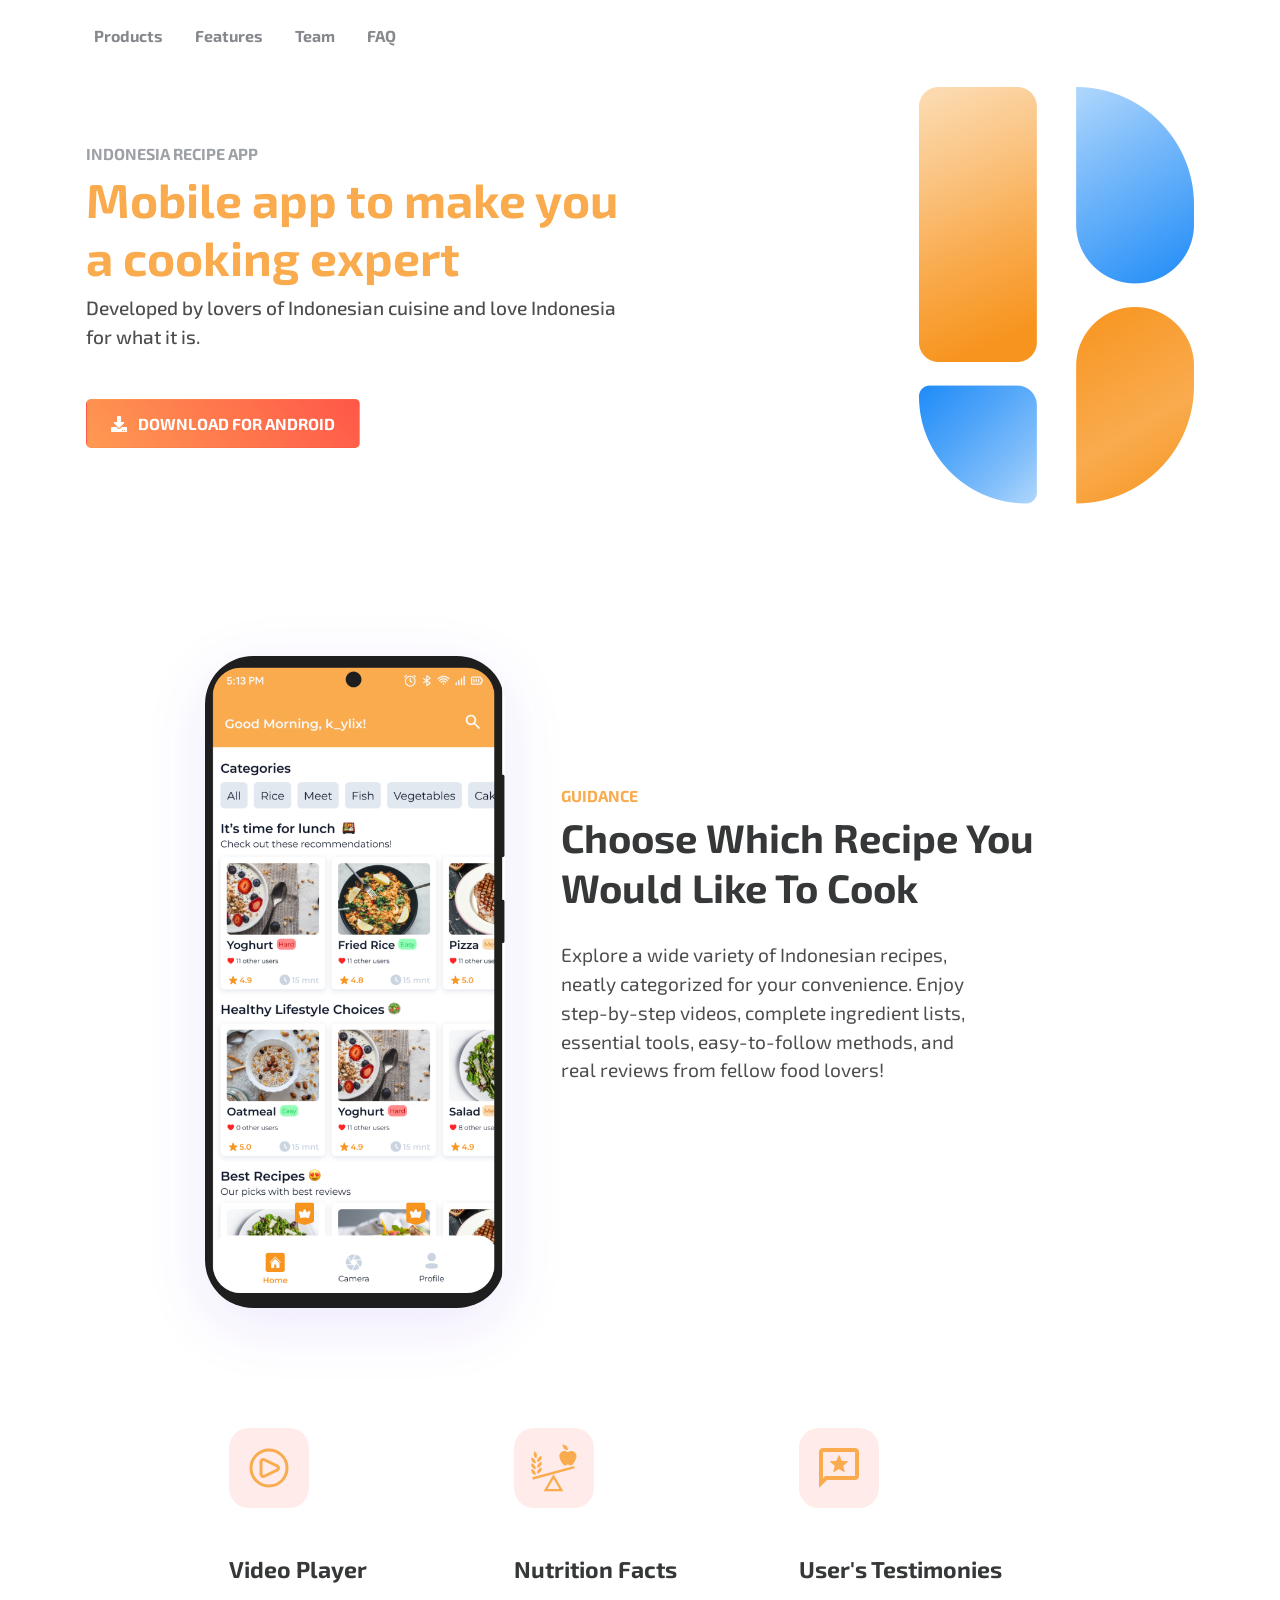
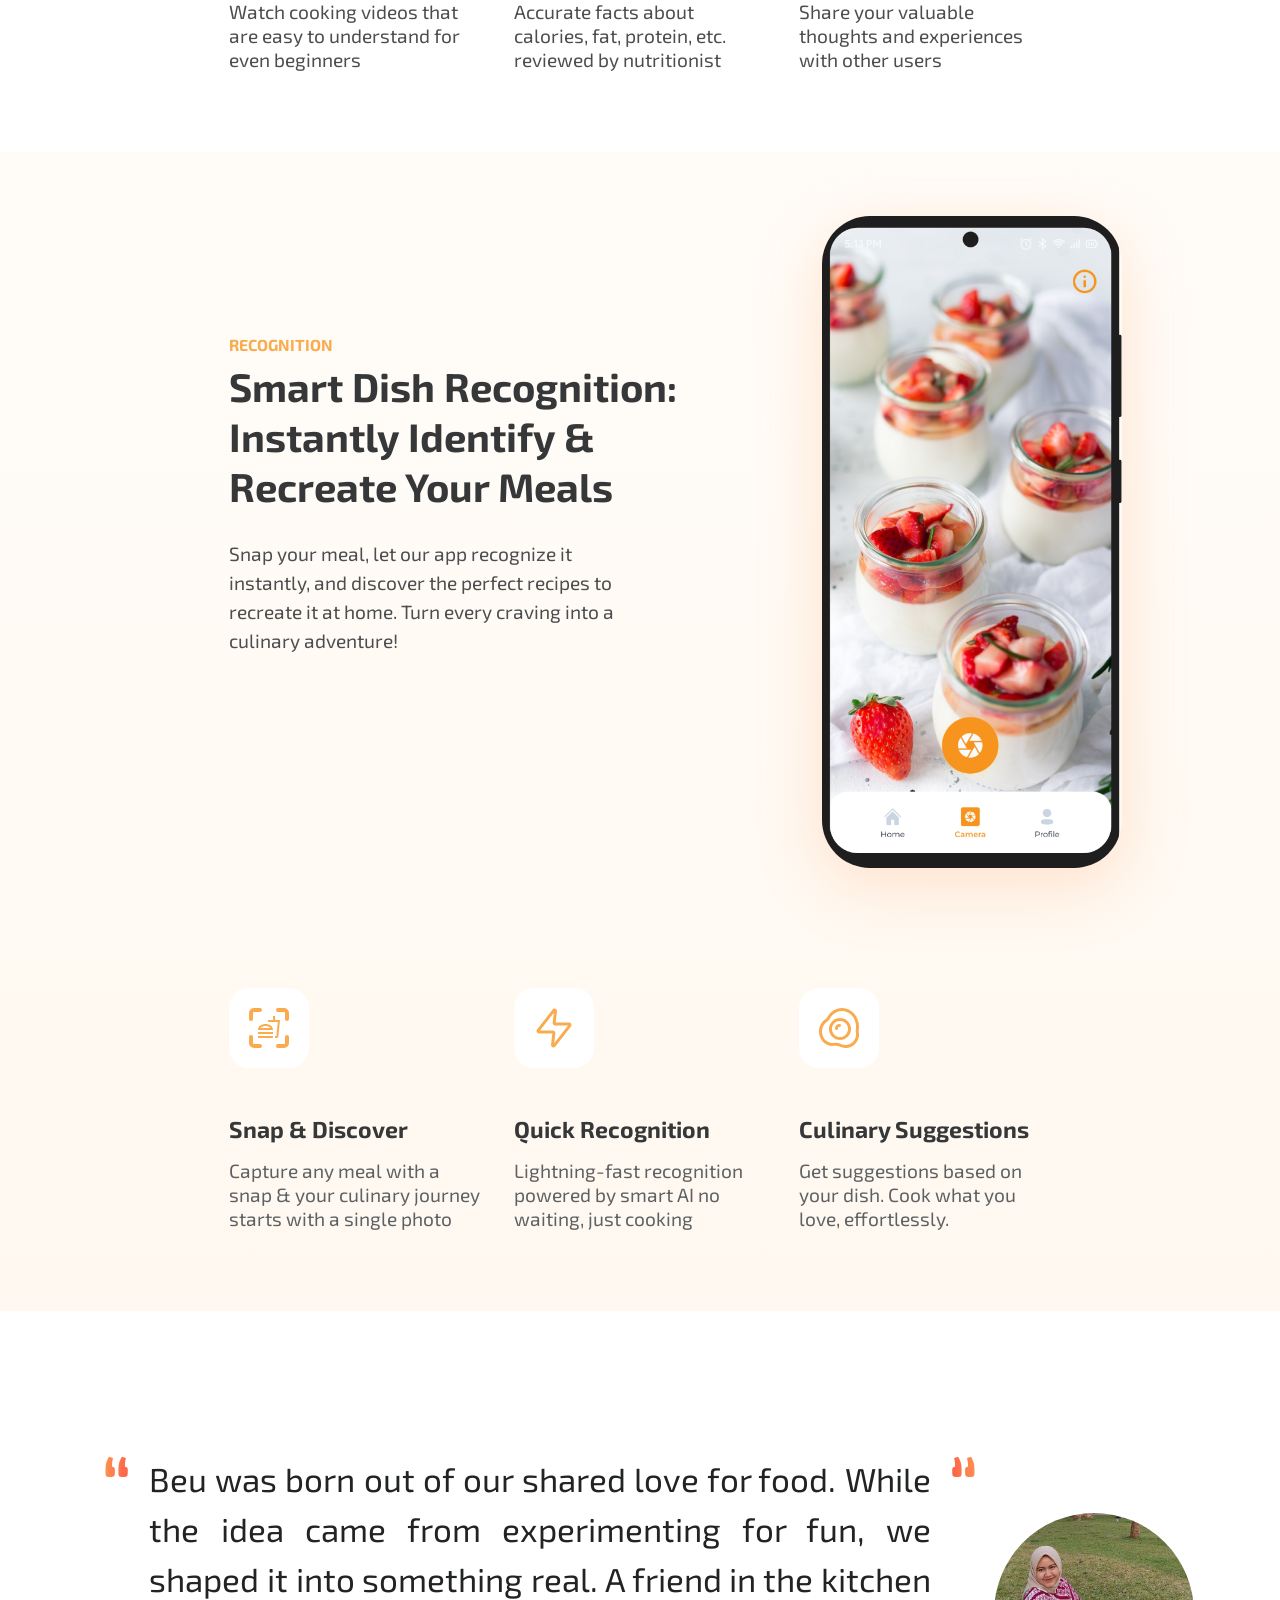
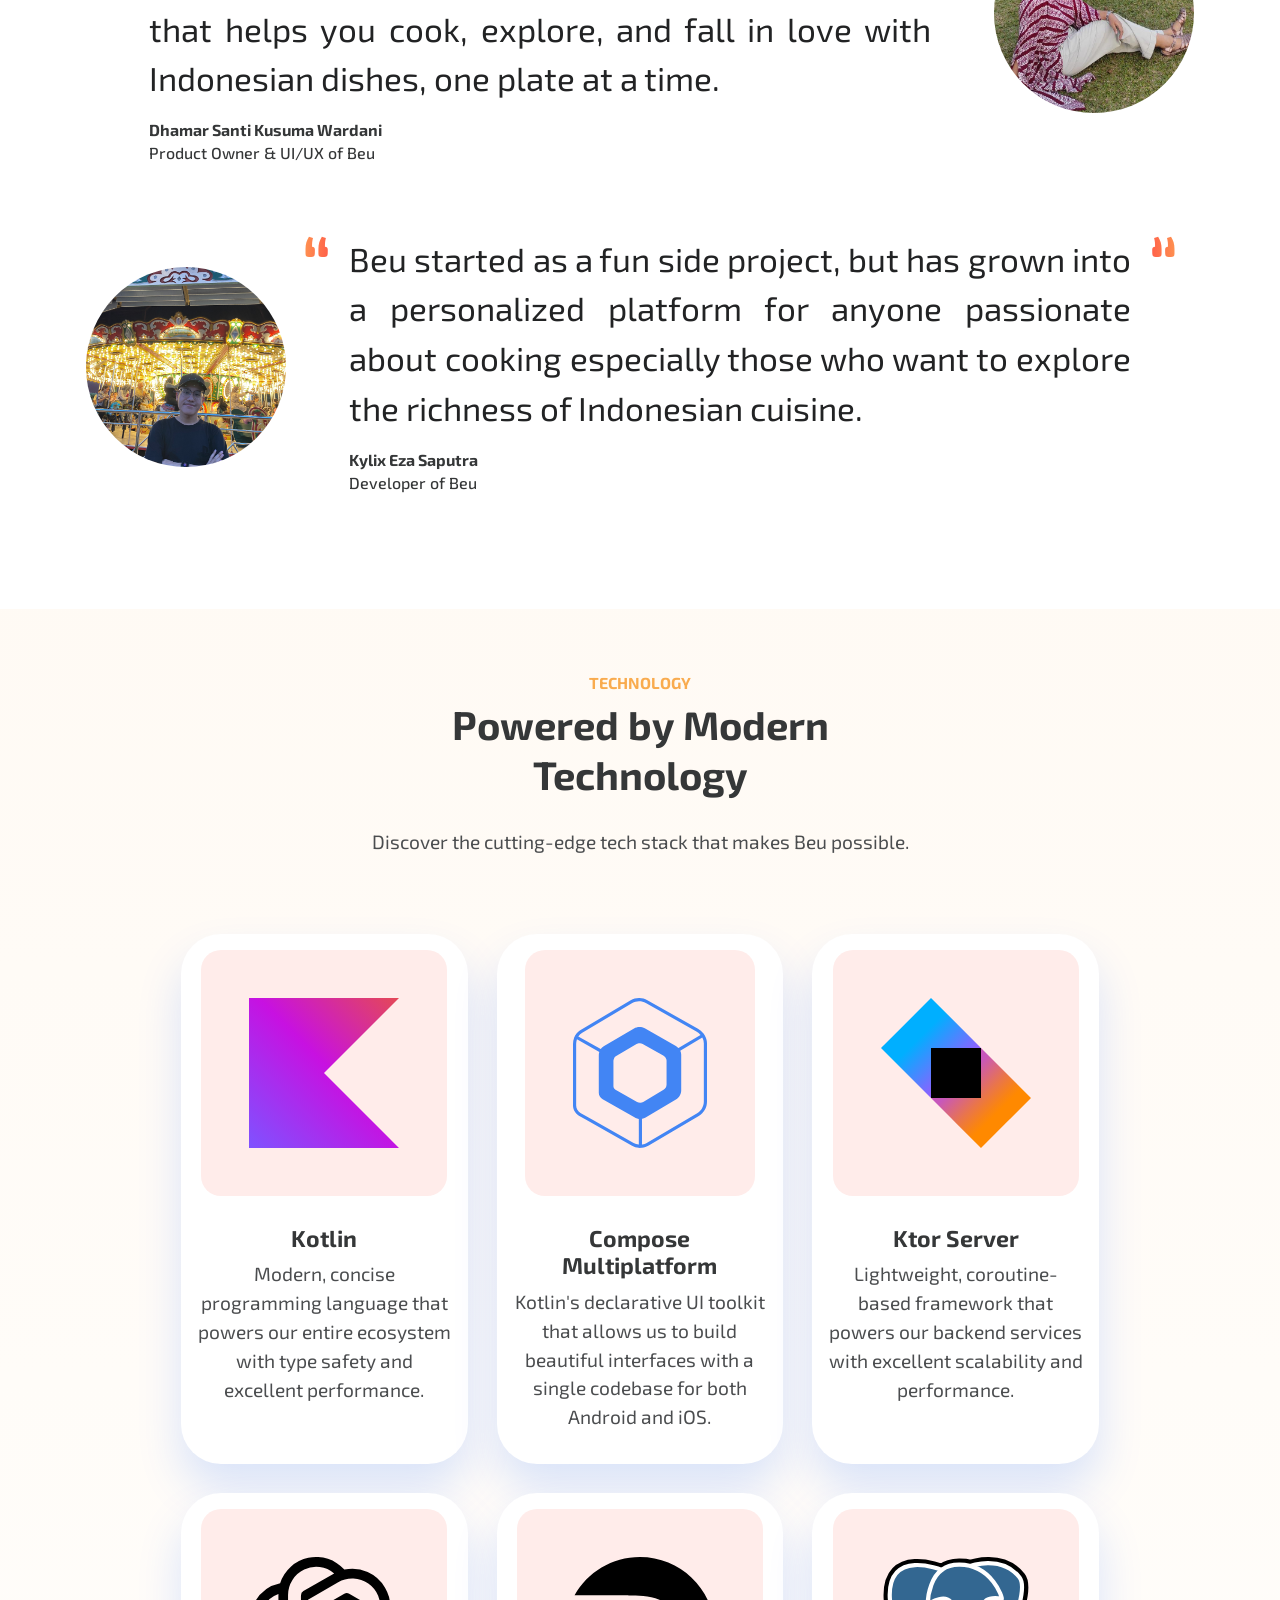
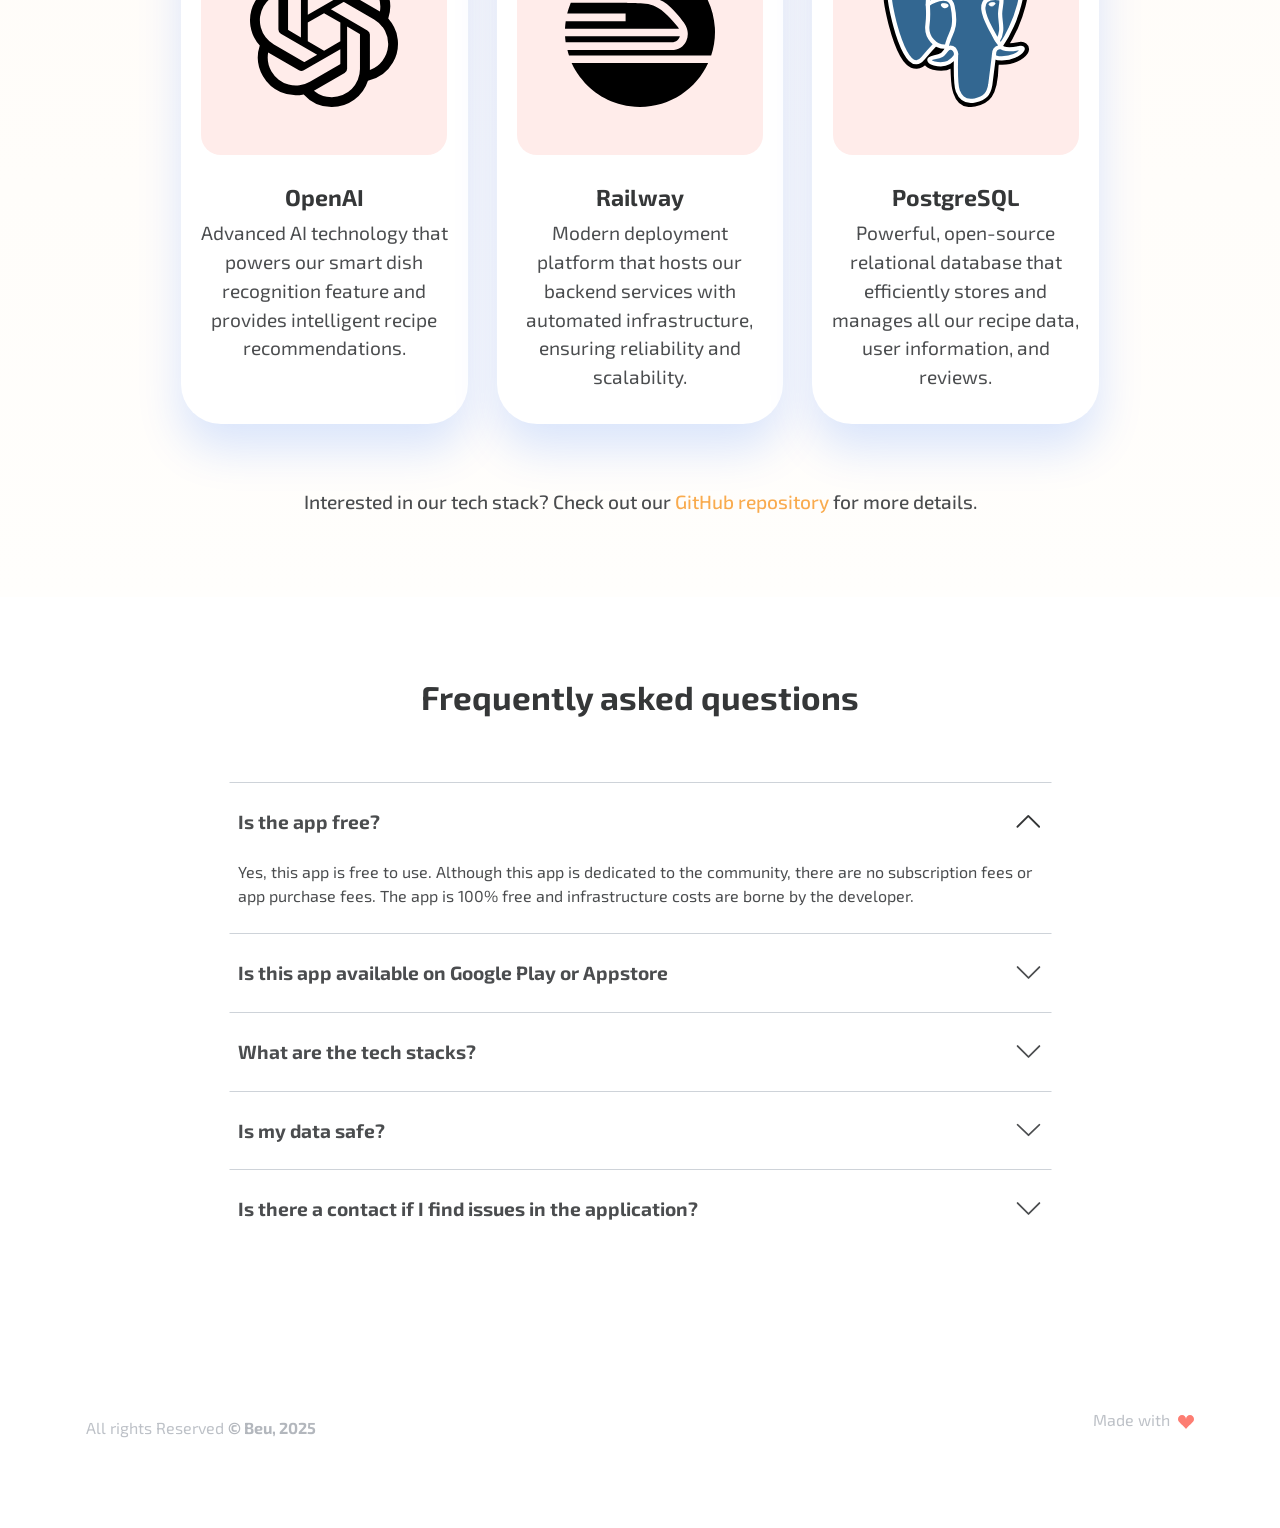
<file: static_resources/src/main/resources/landing-page/public/index.html>
<!DOCTYPE html>
<html lang="en-US" dir="ltr">

  <head>
    <meta charset="utf-8">
    <meta http-equiv="X-UA-Compatible" content="IE=edge">
    <meta name="viewport" content="width=device-width, initial-scale=1">


    <!-- ===============================================-->
    <!--    Document Title-->
    <!-- ===============================================-->
    <title>Beu | Bring Out The Best Chef In You!</title>


    <!-- ===============================================-->
    <!--    Favicons-->
    <!-- ===============================================-->
    <link rel="apple-touch-icon" href="assets/img/icons/logo.svg">
    <link rel="icon" type="image/x-icon" sizes="32x32" href="assets/img/icons/logo.svg">
    <link rel="icon" type="image/x-icon" sizes="16x16" href="assets/img/icons/logo.svg">
    <link rel="shortcut icon" type="image/x-icon" href="assets/img/icons/logo.svg">
    <link rel="manifest" href="assets/img/favicons/manifest.json">
    <meta name="msapplication-TileImage" content="assets/img/favicons/mstile-150x150.png">
    <meta name="theme-color" content="#ffffff">


    <!-- ===============================================-->
    <!--    Stylesheets-->
    <!-- ===============================================-->
    <link href="assets/css/theme.css" rel="stylesheet" />

  </head>


  <body>

    <!-- ===============================================-->
    <!--    Main Content-->
    <!-- ===============================================-->
    <main class="main" id="top">
      <nav class="navbar navbar-expand-lg navbar-light fixed-top py-3 d-block" data-navbar-on-scroll="data-navbar-on-scroll">
        <div class="container">
          <button class="navbar-toggler collapsed" type="button" data-bs-toggle="collapse" data-bs-target="#navbarSupportedContent" aria-controls="navbarSupportedContent" aria-expanded="false" aria-label="Toggle navigation"><span class="navbar-toggler-icon"></span></button>
          <div class="collapse navbar-collapse border-top border-lg-0 mt-4 mt-lg-0" id="navbarSupportedContent">
            <ul class="navbar-nav me-auto pt-2 pt-lg-0 font-base">
              <li class="nav-item pe-2" data-anchor="data-anchor"><a class="nav-link fw-bold" href="#home">Products</a></li>
              <li class="nav-item px-2" data-anchor="data-anchor"><a class="nav-link fw-bold" href="#feature">Features</a></li>
              <li class="nav-item px-2" data-anchor="data-anchor"><a class="nav-link fw-bold" href="#team">Team</a></li>
              <li class="nav-item px-2" data-anchor="data-anchor"><a class="nav-link fw-bold" href="#faq">FAQ</a></li>
            </ul>
          </div>
        </div>
      </nav>
      <section id="home">
        <div class="container">
          <div class="row align-items-center g-2">
            <div class="col-md-5 col-lg-6 order-0 order-md-1 text-end"><img class="pt-7 pt-md-0 w-50" src="assets/img/gallery/beu.png" alt="hero-header" /></div>
            <div class="col-md-7 col-lg-6 py-6 text-md-start text-center">
              <h6 class="fs-0 text-uppercase fw-bold text-600">Indonesia Recipe App</h6>
              <h1 class="fw-bold fs-4 fs-lg-6 fs-xxl-7 text-primary"> Mobile app to make you a cooking expert</h1>
              <p class="mb-5 fs-1 fw-medium">Developed by lovers of Indonesian cuisine and love Indonesia for what it is.</p>
              <a class="btn hover-top btn-collab" href="https://storage.googleapis.com/beu-prod/app/1.0.1/beu%201.0.1.apk"><i class="fas fa-download me-2"></i> DOWNLOAD FOR ANDROID</a>
            </div>
          </div>
        </div>
      </section>

      <!-- ============================================-->
      <!-- <section> begin ============================-->
      <section id="feature" class="py-6">
        <div class="container">
          <div class="row flex-center">
            <div class="col-md-6 col-lg-4 text-center mb-6 mb-md-0 order-0"><img class="shadow-lg" src="assets/img/gallery/guidance.png" width="300" alt="..." style="border-radius:3rem;" /></div>
            <div class="col-md-6 text-center text-md-start mb-6 offset-0">
              <h6 class="fs-0 text-uppercase fw-bold text-primary">Guidance</h6>
              <h6 class="fw-bold fs-3 fs-lg-5 lh-sm">Choose Which Recipe You Would Like To Cook</h6>
              <p class="my-4 fs-1 pe-xl-8">Explore a wide variety of Indonesian recipes, neatly categorized for your convenience. Enjoy step-by-step videos, complete ingredient lists, essential tools, easy-to-follow methods, and real reviews from fellow food lovers!</p>
            </div>
          </div>
          <div class="row flex-center">
            <div class="col-md-4 col-lg-3 mt-4 mt-lg-8 text-center text-md-start">
              <div class="badge bg-soft-danger p-3 rounded-3"><img class="w-100 h-100" src="assets/img/icons/video.svg" alt="..." /></div>
              <h4 class="mt-5 mb-3 fw-bold">Video Player</h4>
              <p class="fs-1 lh-sm">Watch cooking videos that are easy to understand for even beginners</p>
            </div>
            <div class="col-md-4 col-lg-3 mt-4 mt-lg-8 text-center text-md-start">
              <div class="badge bg-soft-danger p-3 rounded-3"><img class="w-100 h-100" src="assets/img/icons/nutrition.svg" alt="..." /></div>
              <h4 class="mt-5 mb-3 fw-bold">Nutrition Facts</h4>
              <p class="fs-1 lh-sm">Accurate facts about calories, fat, protein, etc. reviewed by nutritionist</p>
            </div>
            <div class="col-md-4 col-lg-3 mt-4 mt-lg-8 text-center text-md-start">
              <div class="badge bg-soft-danger p-3 rounded-3"><img class="w-100 h-100" src="assets/img/icons/review.svg" alt="..." /></div>
              <h4 class="mt-5 mb-3 fw-bold">User's Testimonies</h4>
              <p class="fs-1 lh-sm">Share your valuable thoughts and experiences with other users</p>
            </div>
          </div>
        </div>
        <!-- end of .container-->

      </section>
      <!-- <section> close ============================-->
      <!-- ============================================-->




      <!-- ============================================-->
      <!-- <section> begin ============================-->
      <section class="py-6" style="background:linear-gradient(180deg, #FFFEFC -54.51%, #FFF8F0 99.98%);">

        <div class="container">
          <div class="row flex-center">
            <div class="col-md-6 col-lg-4 text-center mb-6 mb-md-0 order-0 order-md-1"><img class="shadow-collab" src="assets/img/gallery/recognition.png" width="300" alt="..." style="border-radius:3rem;" /></div>
            <div class="col-md-6 text-center text-md-start mb-6 offset-lg-1">
              <h6 class="fs-0 text-uppercase fw-bold text-primary">Recognition</h6>
              <h6 class="fw-bold fs-3 fs-lg-5 lh-sm">Smart Dish Recognition: Instantly Identify & Recreate Your Meals</h6>
              <p class="my-4 fs-1 pe-xl-8">Snap your meal, let our app recognize it instantly, and discover the perfect recipes to recreate it at home. Turn every craving into a culinary adventure!</p>
            </div>
          </div>
          <div class="row flex-center">
            <div class="col-md-4 col-lg-3 mt-4 mt-lg-8 text-center text-md-start">
              <div class="badge bg-white p-3 rounded-3"><img class="w-100 h-100" src="assets/img/icons/scan.svg" alt="..." /></div>
              <h4 class="mt-5 mb-3 fw-bold">Snap & Discover</h4>
              <p class="fs-1 lh-sm"><span class="text-900">Capture any meal with a snap & your culinary journey starts with a single photo</span></p>
            </div>
            <div class="col-md-4 col-lg-3 mt-4 mt-lg-8 text-center text-md-start">
              <div class="badge bg-white p-3 rounded-3"><img class="w-100 h-100" src="assets/img/icons/fast.svg" alt="..." /></div>
              <h4 class="mt-5 mb-3 fw-bold">Quick Recognition</h4>
              <p class="fs-1 lh-sm"><span class="text-900">Lightning-fast recognition powered by smart AI no waiting, just cooking</span></p>
            </div>
            <div class="col-md-4 col-lg-3 mt-4 mt-lg-8 text-center text-md-start">
              <div class="badge bg-white p-3 rounded-3"><img class="w-100 h-100" src="assets/img/icons/recreate.svg" alt="..." /></div>
              <h4 class="mt-5 mb-3 fw-bold">Culinary Suggestions</h4>
              <p class="fs-1 lh-sm"><span class="text-900"> Get suggestions based on your dish. Cook what you love, effortlessly.</span></p>
            </div>
          </div>
        </div>
        <!-- end of .container-->

      </section>
      <!-- <section> close ============================-->
      <!-- ============================================-->




      <!-- ============================================-->
      <!-- <section> begin ============================-->
      <section id="team">
        <div class="container text-center">
          <div class="mb-4">
            <div class="d-flex flex-column flex-sm-row align-items-start my-6">
              <img class="mx-3 my-5 my-sm-0 align-self-center align-self-sm-start" src="assets/img/icons/quot.svg" alt="..." />
              <div class="flex-1 text-center text-sm-start justify-content-end">
                <p class="fs-4 text-1200 text-justify">Beu was born out of our shared love for food. While the idea came from experimenting for fun, we shaped it into something real. A friend in the kitchen that helps you cook, explore, and fall in love with Indonesian dishes, one plate at a time.</p>
                <h6 class="mb-1 fw-bold fs-0">Dhamar Santi Kusuma Wardani</h6>
                <h6 class="fs-0">Product Owner & UI/UX of Beu</h6>
              </div>
              <img class="mx-sm-3 my-5 my-sm-0 align-self-center align-self-sm-start flip-image" src="assets/img/icons/quot.svg" alt="..." />
              <img class="my-2 my-sm-0 align-self-center align-self-sm-center image-circle"
                   src="assets/img/gallery/dhamar.png" width="200" alt="services" />
            </div>

            <div class="d-flex flex-column flex-sm-row align-items-start my-4">
              <img class="my-2 my-sm-0 align-self-center align-self-sm-center image-circle"
                   src="assets/img/gallery/kylix.jpg" width="200" alt="services" />
              <img class="mx-3 my-5 my-sm-0 align-self-center align-self-sm-start" src="assets/img/icons/quot.svg" alt="..." />
              <div class="flex-1 text-center text-sm-start justify-content-end">
                <p class="fs-4 text-1200 text-justify">Beu started as a fun side project, but has grown into a personalized platform for anyone passionate about cooking especially those who want to explore the richness of Indonesian cuisine. </p>
                <h6 class="mb-1 fw-bold fs-0">Kylix Eza Saputra</h6>
                <h6 class="fs-0">Developer of Beu</h6>
              </div>
              <img class="mx-sm-3 my-5 my-sm-0 align-self-center align-self-sm-start flip-image" src="assets/img/icons/quot.svg" alt="..." />
            </div>
          </div>
        </div>
        <!-- end of .container-->

      </section>
      <!-- <section> close ============================-->
      <!-- ============================================-->

      <!-- ============================================-->
      <!-- <section> begin ============================-->
      <section class="py-6" id="tech-stack" style="background:linear-gradient(180deg, #FFF8F0 -54.51%, #FFFEFC 99.98%);">
        <div class="container">
          <div class="row justify-content-center">
            <div class="col-md-8 col-lg-6 text-center mb-5">
              <h6 class="fs-0 text-uppercase fw-bold text-primary">Technology</h6>
              <h6 class="fw-bold fs-3 fs-lg-5 lh-sm">Powered by Modern Technology</h6>
              <p class="my-4 fs-1">Discover the cutting-edge tech stack that makes Beu possible.</p>
            </div>
          </div>

          <div class="row flex-center">
            <div class="col-md-10">
              <div class="row g-4">
                <!-- Kotlin -->
                <div class="col-md-4 text-center">
                  <div class="card h-100 shadow-sm border-0">
                    <div class="card-body">
                      <div class="badge bg-soft-danger p-5 rounded-3 mb-4">
                        <img height="150" src="assets/img/icons/kotlin-icon.svg" alt="Kotlin" />
                      </div>
                      <h4 class="fw-bold">Kotlin</h4>
                      <p class="fs-1">Modern, concise programming language that powers our entire ecosystem with type safety and excellent performance.</p>
                    </div>
                  </div>
                </div>

                <!-- Compose Multiplatform -->
                <div class="col-md-4 text-center">
                  <div class="card h-100 shadow-sm border-0">
                    <div class="card-body">
                      <div class="badge bg-soft-danger p-5 rounded-3 mb-4">
                        <img height="150" src="assets/img/icons/compose-multiplatform.svg" alt="Compose Multiplatform" />
                      </div>
                      <h4 class="fw-bold">Compose Multiplatform</h4>
                      <p class="fs-1">Kotlin's declarative UI toolkit that allows us to build beautiful interfaces with a single codebase for both Android and iOS.</p>
                    </div>
                  </div>
                </div>

                <!-- Ktor -->
                <div class="col-md-4 text-center">
                  <div class="card h-100 shadow-sm border-0">
                    <div class="card-body">
                      <div class="badge bg-soft-danger p-5 rounded-3 mb-4">
                        <img height="150" src="assets/img/icons/ktor-icon.svg" alt="Ktor" />
                      </div>
                      <h4 class="fw-bold">Ktor Server</h4>
                      <p class="fs-1">Lightweight, coroutine-based framework that powers our backend services with excellent scalability and performance.</p>
                    </div>
                  </div>
                </div>

                <!-- OpenAI -->
                <div class="col-md-4 text-center">
                  <div class="card h-100 shadow-sm border-0">
                    <div class="card-body">
                      <div class="badge bg-soft-danger p-5 rounded-3 mb-4">
                        <img height="150" src="assets/img/icons/openai.svg" alt="OpenAI" />
                      </div>
                      <h4 class="fw-bold">OpenAI</h4>
                      <p class="fs-1">Advanced AI technology that powers our smart dish recognition feature and provides intelligent recipe recommendations.</p>
                    </div>
                  </div>
                </div>

                <!-- Railway -->
                <div class="col-md-4 text-center">
                  <div class="card h-100 shadow-sm border-0">
                    <div class="card-body">
                      <div class="badge bg-soft-danger p-5 rounded-3 mb-4">
                        <img height="150" src="assets/img/icons/railway.svg" alt="Railway" />
                      </div>
                      <h4 class="fw-bold">Railway</h4>
                      <p class="fs-1">Modern deployment platform that hosts our backend services with automated infrastructure, ensuring reliability and scalability.</p>
                    </div>
                  </div>
                </div>

                <!-- PostgreSQL -->
                <div class="col-md-4 text-center">
                  <div class="card h-100 shadow-sm border-0">
                    <div class="card-body">
                      <div class="badge bg-soft-danger p-5 rounded-3 mb-4">
                        <img height="150" src="assets/img/icons/postgresql-icon.svg" alt="PostgreSQL" />
                      </div>
                      <h4 class="fw-bold">PostgreSQL</h4>
                      <p class="fs-1">Powerful, open-source relational database that efficiently stores and manages all our recipe data, user information, and reviews.</p>
                    </div>
                  </div>
                </div>
              </div>
            </div>
          </div>

          <div class="row mt-6">
            <div class="col-12 text-center">
              <p class="fs-1 fw-medium">Interested in our tech stack? Check out our <a href="https://github.com/kylixeza/beu-cmp" class="text-primary">GitHub repository</a> for more details.</p>
            </div>
          </div>
        </div>
        <!-- end of .container-->
      </section>
      <!-- <section> close ============================-->

      <!-- ============================================-->
      <!-- <section> begin ============================-->
      <section id="faq">
        <div class="container">
          <div class="row justify-content-center">
            <div class="col-md-8 col-lg-6 text-center mb-3">
              <h6 class="fw-bold fs-4 display-3 lh-sm mb-5">Frequently asked questions</h6>
            </div>
          </div>
          <div class="row flex-center">
            <div class="col-lg-9">
              <div class="accordion" id="accordionExample">
                <div class="accordion-item border-top">
                  <h2 class="accordion-header" id="heading1">
                    <button class="accordion-button px-2" type="button" data-bs-toggle="collapse" data-bs-target="#collapse1" aria-expanded="true" aria-controls="collapse1">
                      <span class="mb-0 fw-bold text-start fs-1 text-1000">Is the app free?</span>
                    </button>
                  </h2>
                  <div class="accordion-collapse collapse show" id="collapse1" aria-labelledby="heading1" data-bs-parent="#accordionExample">
                    <div class="accordion-body pt-0 px-2">Yes, this app is free to use. Although this app is dedicated to the community, there are no subscription fees or app purchase fees. The app is 100% free and infrastructure costs are borne by the developer.</div>
                  </div>
                </div>
                <div class="accordion-item border-top">
                  <h2 class="accordion-header" id="heading2">
                    <button class="accordion-button px-2 collapsed" type="button" data-bs-toggle="collapse" data-bs-target="#collapse2" aria-expanded="true" aria-controls="collapse2"><span class="mb-0 fw-bold text-start fs-1 text-1000">Is this app available on Google Play or Appstore</span></button>
                  </h2>
                  <div class="accordion-collapse collapse" id="collapse2" aria-labelledby="heading2" data-bs-parent="#accordionExample">
                    <div class="accordion-body pt-0 px-2">No, this application is not available on google play or appstore so you need to download it manually via the download button on this website that has been provided.</div>
                  </div>
                </div>
                <div class="accordion-item border-top">
                  <h2 class="accordion-header" id="heading3">
                    <button class="accordion-button px-2 collapsed" type="button" data-bs-toggle="collapse" data-bs-target="#collapse3" aria-expanded="true" aria-controls="collapse3">
                      <span class="mb-0 fw-bold text-start fs-1 text-1000">What are the tech stacks?</span>
                    </button>
                  </h2>
                  <div class="accordion-collapse collapse" id="collapse3" aria-labelledby="heading3" data-bs-parent="#accordionExample">
                    <div class="accordion-body pt-0 px-2">The entire ecosystem of this application was developed using new technologies from Kotlin, namely Compose Multiplatform and Ktor Server. Compose multiplatform is Kotlin's technology for developing Android and iOS applications by using one codebase. In addition, there is tensorflow to identify the dish</div>
                  </div>
                </div>
                <div class="accordion-item border-top">
                  <h2 class="accordion-header" id="heading4">
                    <button class="accordion-button px-2 collapsed" type="button" data-bs-toggle="collapse" data-bs-target="#collapse4" aria-expanded="true" aria-controls="collapse4"><span class="mb-0 fw-bold text-start fs-1 text-1000">Is my data safe?</span></button>
                  </h2>
                  <div class="accordion-collapse collapse" id="collapse4" aria-labelledby="heading4" data-bs-parent="#accordionExample">
                    <div class="accordion-body pt-0 px-2">Yes, user data will be safe and there will be no misuse of user data.</div>
                  </div>
                </div>
                <div class="accordion-item border-top">
                  <h2 class="accordion-header" id="heading5">
                    <button class="accordion-button px-2 collapsed" type="button" data-bs-toggle="collapse" data-bs-target="#collapse5" aria-expanded="true" aria-controls="collapse5"><span class="mb-0 fw-bold text-start fs-1 text-1000">Is there a contact if I find issues in the application?</span></button>
                  </h2>
                  <div class="accordion-collapse collapse" id="collapse5" aria-labelledby="heading5" data-bs-parent="#accordionExample">
                    <div class="accordion-body pt-0 px-2">Yes, you can contact the developer via email kylixeza.dev@gmail.com or directly open the issue in this repository https://github.com/kylixeza/beu-cmp</div>
                  </div>
                </div>
              </div>
            </div>
          </div>
        </div>
        <!-- end of .container-->

      </section>
      <!-- <section> close ============================-->
      <!-- ============================================-->

      <!-- ============================================-->
      <!-- <section> begin ============================-->
      <section>
        <div class="container">
          <div class="row justify-content-md-between justify-content-evenly">
            <div class="col-12 col-sm-8 col-md-6 col-lg-auto text-center text-md-start">
              <p class="fs-0 my-2 text-400">All rights Reserved <span class="fw-bold text-500">&copy; Beu, 2025</span></p>
            </div>
            <div class="col-12 col-sm-8 col-md-6">
              <p class="text-center text-md-end text-400"> Made with&nbsp;
                <svg class="bi bi-suit-heart-fill" xmlns="http://www.w3.org/2000/svg" width="16" height="16" fill="#FD7D72" viewBox="0 0 16 16">
                  <path d="M4 1c2.21 0 4 1.755 4 3.92C8 2.755 9.79 1 12 1s4 1.755 4 3.92c0 3.263-3.234 4.414-7.608 9.608a.513.513 0 0 1-.784 0C3.234 9.334 0 8.183 0 4.92 0 2.755 1.79 1 4 1z"></path>
                </svg>
              </p>
            </div>
          </div>
        </div>
        <!-- end of .container-->

      </section>
      <!-- <section> close ============================-->
      <!-- ============================================-->


    </main>
    <!-- ===============================================-->
    <!--    End of Main Content-->
    <!-- ===============================================-->




    <!-- ===============================================-->
    <!--    JavaScripts-->
    <!-- ===============================================-->
    <script src="vendors/@popperjs/popper.min.js"></script>
    <script src="vendors/bootstrap/bootstrap.min.js"></script>
    <script src="vendors/is/is.min.js"></script>
    <script src="https://polyfill.io/v3/polyfill.min.js?features=window.scroll"></script>
    <script src="vendors/fontawesome/all.min.js"></script>
    <script src="assets/js/theme.js"></script>

    <link href="https://fonts.googleapis.com/css2?family=Exo+2:wght@200;300;400;500;600;700&amp;family=Montserrat:wght@200;300&amp;display=swap" rel="stylesheet">
    <link href="https://fonts.googleapis.com/css2?family=Exo+2:wght@200;300;400;500;600;700&amp;family=Montserrat:wght@200;300;400;500;600;700&amp;display=swap" rel="stylesheet">
  </body>

</html>
</file>
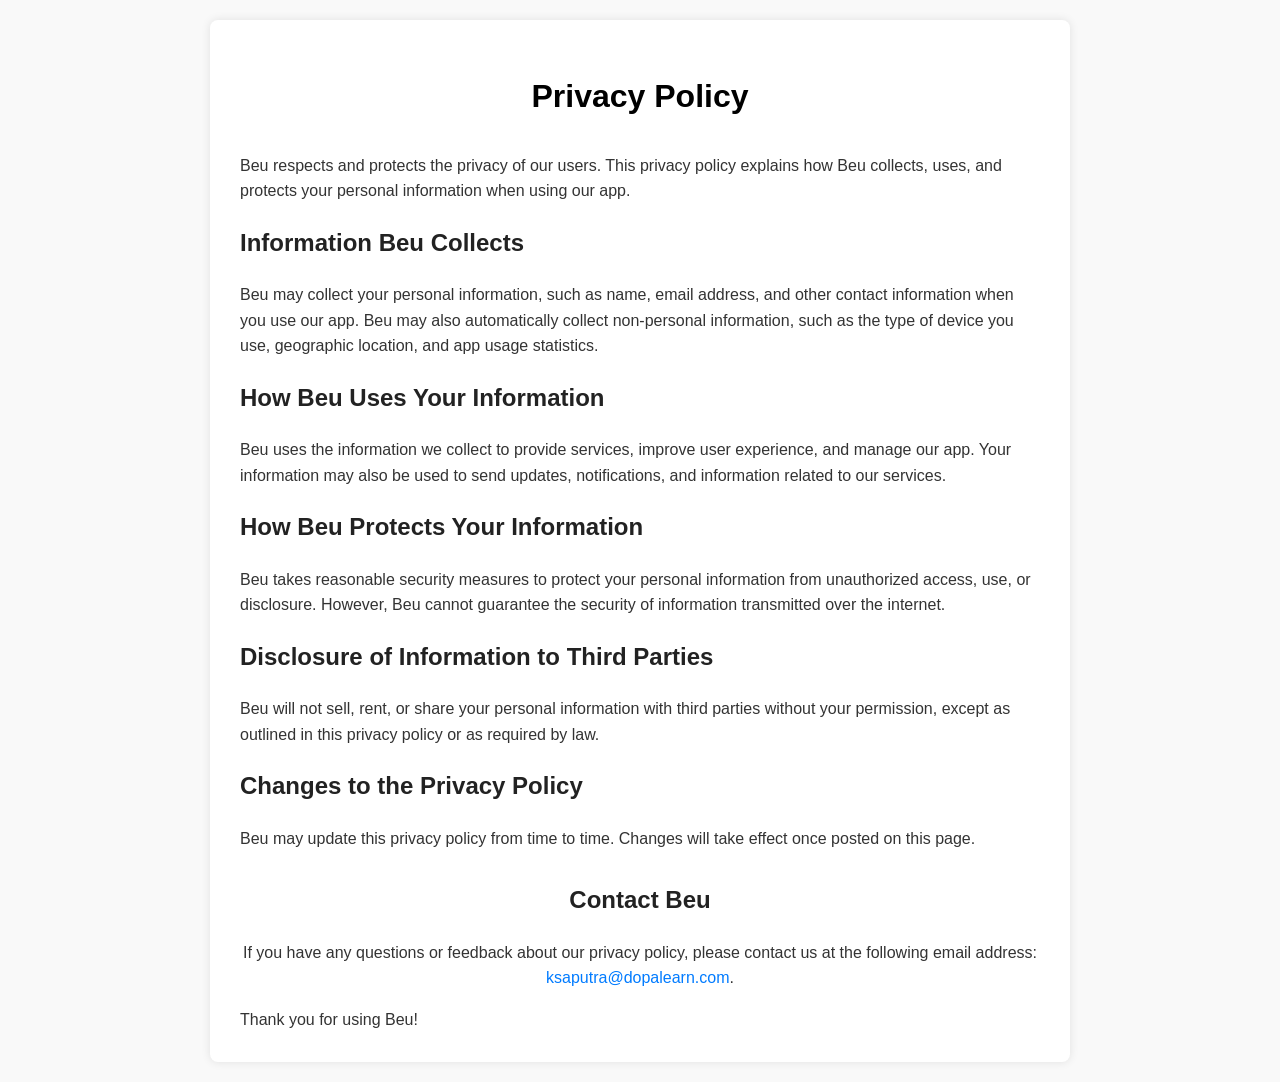
<file: static_resources/src/main/resources/files/privacy_policy.html>
<!DOCTYPE html>
<html lang="en">
<head>
    <meta charset="UTF-8">
    <meta name="viewport" content="width=device-width, initial-scale=1.0">
    <title>Privacy Policy - Beu</title>
    <style>
        body {
            font-family: Arial, sans-serif;
            margin: 0;
            padding: 0;
            background-color: #f9f9f9;
            color: #333;
            line-height: 1.6;
            padding: 20px;
        }

        h1, h2 {
            color: #333;
            margin-bottom: 20px;
        }

        p {
            margin-bottom: 15px;
        }

        .container {
            max-width: 800px;
            margin: 0 auto;
            background-color: #fff;
            padding: 30px;
            border-radius: 8px;
            box-shadow: 0 0 10px rgba(0, 0, 0, 0.1);
        }

        .container h1 {
            color: #000;
            text-align: center;
            margin-bottom: 30px;
        }

        .container h2 {
            color: #222;
            margin-bottom: 20px;
        }

        .container p:last-child {
            margin-bottom: 0;
        }

        .contact-info {
            margin-top: 30px;
            text-align: center;
        }

        .contact-info a {
            color: #007bff;
            text-decoration: none;
        }

        @media (max-width: 768px) {
            .container {
                padding: 20px;
            }
        }
    </style>
</head>
<body>
<div class="container">
    <h1>Privacy Policy</h1>

    <p>Beu respects and protects the privacy of our users. This privacy policy explains how Beu collects, uses, and protects your personal information when using our app.</p>

    <h2>Information Beu Collects</h2>

    <p>Beu may collect your personal information, such as name, email address, and other contact information when you use our app. Beu may also automatically collect non-personal information, such as the type of device you use, geographic location, and app usage statistics.</p>

    <h2>How Beu Uses Your Information</h2>

    <p>Beu uses the information we collect to provide services, improve user experience, and manage our app. Your information may also be used to send updates, notifications, and information related to our services.</p>

    <h2>How Beu Protects Your Information</h2>

    <p>Beu takes reasonable security measures to protect your personal information from unauthorized access, use, or disclosure. However, Beu cannot guarantee the security of information transmitted over the internet.</p>

    <h2>Disclosure of Information to Third Parties</h2>

    <p>Beu will not sell, rent, or share your personal information with third parties without your permission, except as outlined in this privacy policy or as required by law.</p>

    <h2>Changes to the Privacy Policy</h2>

    <p>Beu may update this privacy policy from time to time. Changes will take effect once posted on this page.</p>

    <div class="contact-info">
        <h2>Contact Beu</h2>

        <p>If you have any questions or feedback about our privacy policy, please contact us at the following email address: <a href="mailto:kylixeza.dev@gmail.com">ksaputra@dopalearn.com</a>.</p>
    </div>

    <p>Thank you for using Beu!</p>

</div>
</body>
</html>
</file>
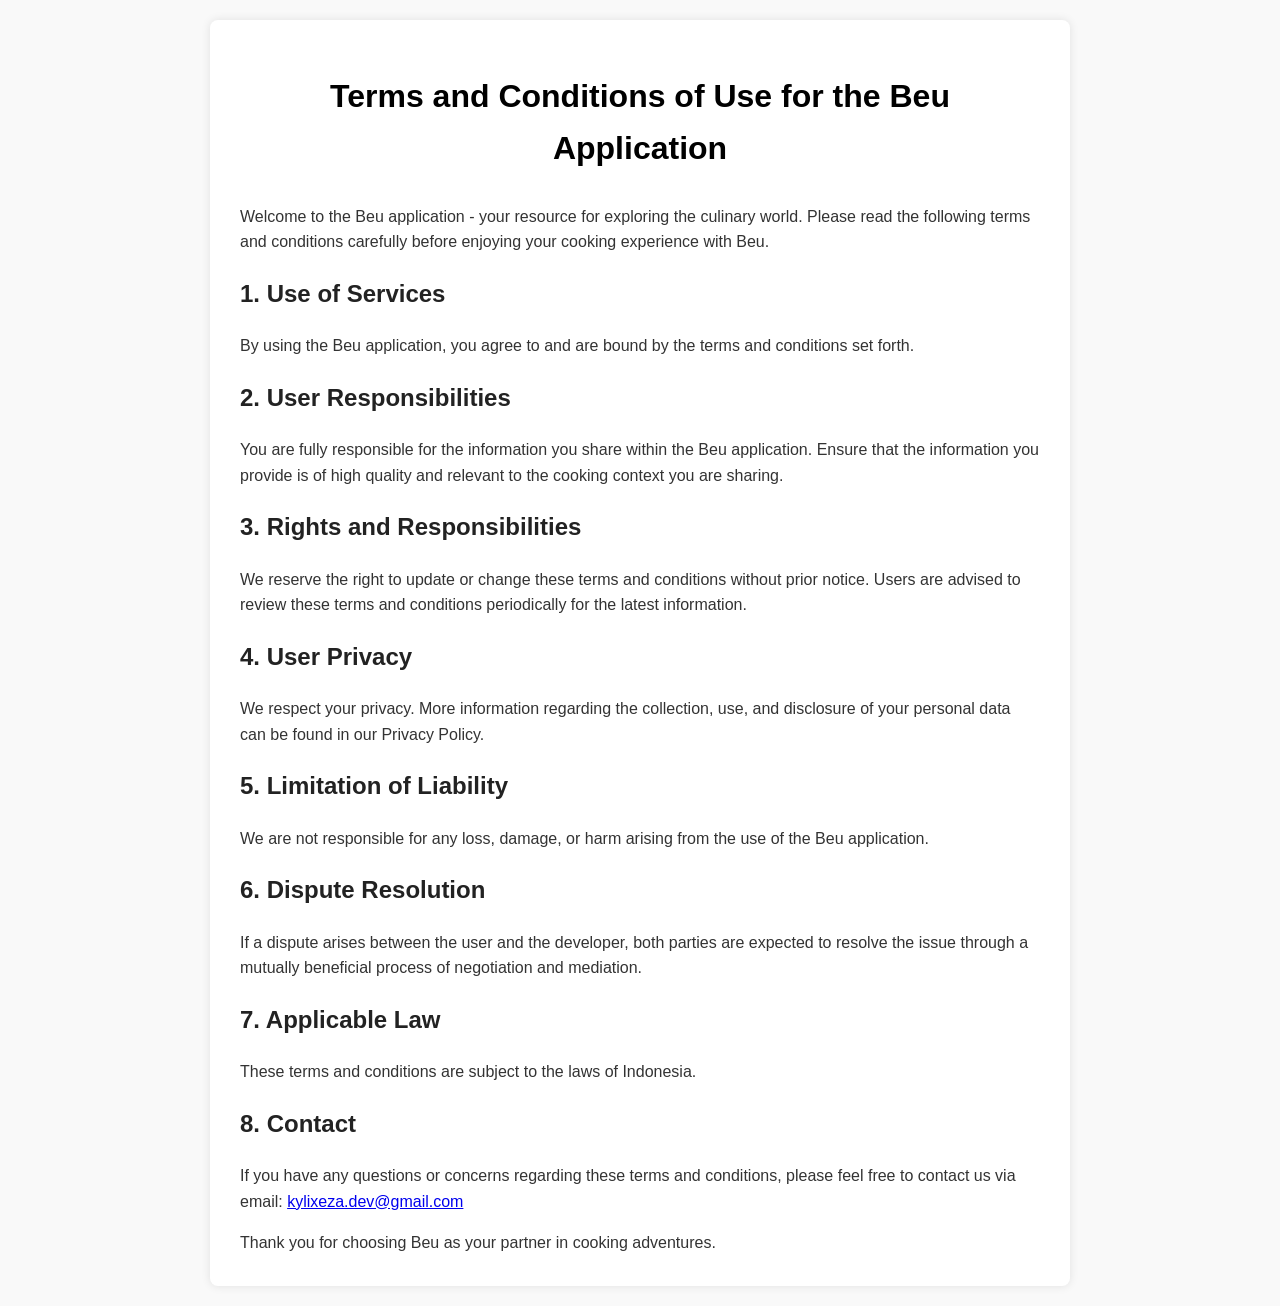
<file: static_resources/src/main/resources/files/terms_and_conditions.html>
<!DOCTYPE html>
<html lang="en">
<head>
  <meta charset="UTF-8">
  <meta name="viewport" content="width=device-width, initial-scale=1.0">
  <title>Terms and Conditions - Beu</title>
  <style>
    body {
      font-family: Arial, sans-serif;
      margin: 0;
      padding: 0;
      background-color: #f9f9f9;
      color: #333;
      line-height: 1.6;
      padding: 20px;
    }

    h1, h2 {
      color: #333;
      margin-bottom: 20px;
    }

    p {
      margin-bottom: 15px;
    }

    .container {
      max-width: 800px;
      margin: 0 auto;
      background-color: #fff;
      padding: 30px;
      border-radius: 8px;
      box-shadow: 0 0 10px rgba(0, 0, 0, 0.1);
    }

    .container h1 {
      color: #000;
      text-align: center;
      margin-bottom: 30px;
    }

    .container h2 {
      color: #222;
      margin-bottom: 20px;
    }

    .container p:last-child {
      margin-bottom: 0;
    }

    .contact-info {
      margin-top: 30px;
      text-align: center;
    }

    .contact-info a {
      color: #007bff;
      text-decoration: none;
    }

    @media (max-width: 768px) {
      .container {
        padding: 20px;
      }
    }
  </style>
</head>
<body>
<div class="container">
  <h1>Terms and Conditions of Use for the Beu Application</h1>
  <p>Welcome to the Beu application - your resource for exploring the culinary world. Please read the following terms and conditions carefully before enjoying your cooking experience with Beu.</p>

  <h2>1. Use of Services</h2>
  <p>By using the Beu application, you agree to and are bound by the terms and conditions set forth.</p>

  <h2>2. User Responsibilities</h2>
  <p>You are fully responsible for the information you share within the Beu application. Ensure that the information you provide is of high quality and relevant to the cooking context you are sharing.</p>

  <h2>3. Rights and Responsibilities</h2>
  <p>We reserve the right to update or change these terms and conditions without prior notice. Users are advised to review these terms and conditions periodically for the latest information.</p>

  <h2>4. User Privacy</h2>
  <p>We respect your privacy. More information regarding the collection, use, and disclosure of your personal data can be found in our Privacy Policy.</p>

  <h2>5. Limitation of Liability</h2>
  <p>We are not responsible for any loss, damage, or harm arising from the use of the Beu application.</p>

  <h2>6. Dispute Resolution</h2>
  <p>If a dispute arises between the user and the developer, both parties are expected to resolve the issue through a mutually beneficial process of negotiation and mediation.</p>

  <h2>7. Applicable Law</h2>
  <p>These terms and conditions are subject to the laws of Indonesia.</p>

  <h2>8. Contact</h2>
  <p>If you have any questions or concerns regarding these terms and conditions, please feel free to contact us via email: <a href="mailto:kylixeza.dev@gmail.com">kylixeza.dev@gmail.com</a></p>

  <p>Thank you for choosing Beu as your partner in cooking adventures.</p>
</div>
</body>
</html>
</file>
<file: static_resources/src/main/resources/landing-page/public/assets/css/theme.css>
/* -------------------------------------------------------------------------- */
/*                                 Theme                                      */
/* -------------------------------------------------------------------------- */
/* prettier-ignore */
/* -------------------------------------------------------------------------- */
/*                                  Utilities                                 */
/* -------------------------------------------------------------------------- */
/*-----------------------------------------------
|   Bootstrap Styles
-----------------------------------------------*/
/*!
 * Bootstrap v5.0.0-alpha1 (https://getbootstrap.com/)
 * Copyright 2011-2020 The Bootstrap Authors
 * Copyright 2011-2020 Twitter, Inc.
 * Licensed under MIT (https://github.com/twbs/bootstrap/blob/main/LICENSE)
 */
:root {
  --bs-blue: #1478FC;
  --bs-indigo: #5022E2;
  --bs-purple: #764BA2;
  --bs-pink: #EE6BFA;
  --bs-red: #FD7D72;
  --bs-orange: #F0980E;
  --bs-yellow: #FE9A52;
  --bs-green: #4FBF67;
  --bs-teal: #18DEBC;
  --bs-cyan: #21D4DF;
  --bs-white: #fff;
  --bs-gray: #9DA1A6;
  --bs-gray-dark: #6F7275;
  --bs-primary: #5022E2;
  --bs-secondary: #764BA2;
  --bs-success: #4FBF67;
  --bs-info: #21D4DF;
  --bs-warning: #FE9A52;
  --bs-danger: #FD7D72;
  --bs-light: #F9FAFD;
  --bs-dark: #353738;
  --bs-font-sans-serif: "Exo 2", "Open Sans", -apple-system, BlinkMacSystemFont, "Segoe UI", "Helvetica Neue", Arial, sans-serif, "Apple Color Emoji", "Segoe UI Emoji", "Segoe UI Symbol";
  --bs-font-monospace: "SFMono-Regular", Menlo, Monaco, Consolas, "Liberation Mono", "Courier New", monospace;
  --bs-gradient: linear-gradient(180deg, rgba(255, 255, 255, 0.15), rgba(255, 255, 255, 0));
}

*,
*::before,
*::after {
  -webkit-box-sizing: border-box;
  box-sizing: border-box;
}

@media (prefers-reduced-motion: no-preference) {
  :root {
    scroll-behavior: smooth;
  }
}

body {
  margin: 0;
  font-family: var(--bs-font-sans-serif);
  font-size: 1rem;
  font-weight: 400;
  line-height: 1.5;
  color: #4B4D4F;
  background-color: #fff;
  -webkit-text-size-adjust: 100%;
  -webkit-tap-highlight-color: rgba(0, 0, 0, 0);
}

hr {
  margin: 1rem 0;
  color: #CED3D9;
  background-color: currentColor;
  border: 0;
  opacity: 1;
}

hr:not([size]) {
  height: 1px;
}

h1, .h1, h2, .h2, h3, .h3, h4, .h4, h5, .h5, h6, .h6 {
  margin-top: 0;
  margin-bottom: 0.5rem;
  font-family: "Exo 2", "Open Sans", -apple-system, BlinkMacSystemFont, "Segoe UI", "Helvetica Neue", Arial, sans-serif, "Apple Color Emoji", "Segoe UI Emoji", "Segoe UI Symbol";
  font-weight: 500;
  line-height: 1.2;
  color: #353738;
}

h1, .h1 {
  font-size: calc(1.37383rem + 1.48598vw);
}

@media (min-width: 1200px) {
  h1, .h1 {
    font-size: 2.48832rem;
  }
}

h2, .h2 {
  font-size: calc(1.33236rem + 0.98832vw);
}

@media (min-width: 1200px) {
  h2, .h2 {
    font-size: 2.0736rem;
  }
}

h3, .h3 {
  font-size: calc(1.2978rem + 0.5736vw);
}

@media (min-width: 1200px) {
  h3, .h3 {
    font-size: 1.728rem;
  }
}

h4, .h4 {
  font-size: calc(1.269rem + 0.228vw);
}

@media (min-width: 1200px) {
  h4, .h4 {
    font-size: 1.44rem;
  }
}

h5, .h5 {
  font-size: 1.2rem;
}

h6, .h6 {
  font-size: 0.83333rem;
}

p {
  margin-top: 0;
  margin-bottom: 1rem;
}

abbr[title],
abbr[data-bs-original-title] {
  -webkit-text-decoration: underline dotted;
  text-decoration: underline dotted;
  cursor: help;
  -webkit-text-decoration-skip-ink: none;
  text-decoration-skip-ink: none;
}

address {
  margin-bottom: 1rem;
  font-style: normal;
  line-height: inherit;
}

ol,
ul {
  padding-left: 2rem;
}

ol,
ul,
dl {
  margin-top: 0;
  margin-bottom: 1rem;
}

ol ol,
ul ul,
ol ul,
ul ol {
  margin-bottom: 0;
}

dt {
  font-weight: 700;
}

dd {
  margin-bottom: .5rem;
  margin-left: 0;
}

blockquote {
  margin: 0 0 1rem;
}

b,
strong {
  font-weight: 800;
}

small, .small {
  font-size: 75%;
}

mark, .mark {
  padding: 0.2em;
  background-color: #fcf8e3;
}

sub,
sup {
  position: relative;
  font-size: 0.75em;
  line-height: 0;
  vertical-align: baseline;
}

sub {
  bottom: -.25em;
}

sup {
  top: -.5em;
}

a {
  color: #5022E2;
  text-decoration: none;
}

a:hover {
  color: #401bb5;
  text-decoration: underline;
}

a:not([href]):not([class]), a:not([href]):not([class]):hover {
  color: inherit;
  text-decoration: none;
}

pre,
code,
kbd,
samp {
  font-family: var(--bs-font-monospace);
  font-size: 1em;
  direction: ltr /* rtl:ignore */;
  unicode-bidi: bidi-override;
}

pre {
  display: block;
  margin-top: 0;
  margin-bottom: 1rem;
  overflow: auto;
  font-size: 75%;
}

pre code {
  font-size: inherit;
  color: inherit;
  word-break: normal;
}

code {
  font-size: 75%;
  color: #EE6BFA;
  word-wrap: break-word;
}

a > code {
  color: inherit;
}

kbd {
  padding: 0.2rem 0.4rem;
  font-size: 75%;
  color: #fff;
  background-color: #5E6163;
  border-radius: 0.625rem;
}

kbd kbd {
  padding: 0;
  font-size: 1em;
  font-weight: 700;
}

figure {
  margin: 0 0 1rem;
}

img,
svg {
  vertical-align: middle;
}

table {
  caption-side: bottom;
  border-collapse: collapse;
}

caption {
  padding-top: 0.5rem;
  padding-bottom: 0.5rem;
  color: #B3B7BD;
  text-align: left;
}

th {
  text-align: inherit;
  text-align: -webkit-match-parent;
}

thead,
tbody,
tfoot,
tr,
td,
th {
  border-color: inherit;
  border-style: solid;
  border-width: 0;
}

label {
  display: inline-block;
}

button {
  border-radius: 0;
}

button:focus:not(:focus-visible) {
  outline: 0;
}

input,
button,
select,
optgroup,
textarea {
  margin: 0;
  font-family: inherit;
  font-size: inherit;
  line-height: inherit;
}

button,
select {
  text-transform: none;
}

[role="button"] {
  cursor: pointer;
}

select {
  word-wrap: normal;
}

select:disabled {
  opacity: 1;
}

[list]::-webkit-calendar-picker-indicator {
  display: none;
}

button,
[type="button"],
[type="reset"],
[type="submit"] {
  -webkit-appearance: button;
}

button:not(:disabled),
[type="button"]:not(:disabled),
[type="reset"]:not(:disabled),
[type="submit"]:not(:disabled) {
  cursor: pointer;
}

::-moz-focus-inner {
  padding: 0;
  border-style: none;
}

textarea {
  resize: vertical;
}

fieldset {
  min-width: 0;
  padding: 0;
  margin: 0;
  border: 0;
}

legend {
  float: left;
  width: 100%;
  padding: 0;
  margin-bottom: 0.5rem;
  font-size: calc(1.275rem + 0.3vw);
  line-height: inherit;
}

@media (min-width: 1200px) {
  legend {
    font-size: 1.5rem;
  }
}

legend + * {
  clear: left;
}

::-webkit-datetime-edit-fields-wrapper,
::-webkit-datetime-edit-text,
::-webkit-datetime-edit-minute,
::-webkit-datetime-edit-hour-field,
::-webkit-datetime-edit-day-field,
::-webkit-datetime-edit-month-field,
::-webkit-datetime-edit-year-field {
  padding: 0;
}

::-webkit-inner-spin-button {
  height: auto;
}

[type="search"] {
  outline-offset: -2px;
  -webkit-appearance: textfield;
}

/* rtl:raw:
[type="tel"],
[type="url"],
[type="email"],
[type="number"] {
  direction: ltr;
}
*/
::-webkit-search-decoration {
  -webkit-appearance: none;
}

::-webkit-color-swatch-wrapper {
  padding: 0;
}

::file-selector-button {
  font: inherit;
}

::-webkit-file-upload-button {
  font: inherit;
  -webkit-appearance: button;
}

output {
  display: inline-block;
}

iframe {
  border: 0;
}

summary {
  display: list-item;
  cursor: pointer;
}

progress {
  vertical-align: baseline;
}

[hidden] {
  display: none !important;
}

.lead {
  font-size: 1.2rem;
  font-weight: 400;
}

.display-1 {
  font-size: calc(1.55498rem + 3.65978vw);
  font-weight: 900;
  line-height: 1;
}

@media (min-width: 1200px) {
  .display-1 {
    font-size: 4.29982rem;
  }
}

.display-2 {
  font-size: calc(1.48332rem + 2.79982vw);
  font-weight: 900;
  line-height: 1;
}

@media (min-width: 1200px) {
  .display-2 {
    font-size: 3.58318rem;
  }
}

.display-3 {
  font-size: calc(1.4236rem + 2.08318vw);
  font-weight: 900;
  line-height: 1;
}

@media (min-width: 1200px) {
  .display-3 {
    font-size: 2.98598rem;
  }
}

.display-4 {
  font-size: calc(1.37383rem + 1.48598vw);
  font-weight: 900;
  line-height: 1;
}

@media (min-width: 1200px) {
  .display-4 {
    font-size: 2.48832rem;
  }
}

.display-5 {
  font-size: calc(1.33236rem + 0.98832vw);
  font-weight: 900;
  line-height: 1;
}

@media (min-width: 1200px) {
  .display-5 {
    font-size: 2.0736rem;
  }
}

.display-6 {
  font-size: calc(1.2978rem + 0.5736vw);
  font-weight: 900;
  line-height: 1;
}

@media (min-width: 1200px) {
  .display-6 {
    font-size: 1.728rem;
  }
}

.list-unstyled {
  padding-left: 0;
  list-style: none;
}

.list-inline {
  padding-left: 0;
  list-style: none;
}

.list-inline-item {
  display: inline-block;
}

.list-inline-item:not(:last-child) {
  margin-right: 0.5rem;
}

.initialism {
  font-size: 75%;
  text-transform: uppercase;
}

.blockquote {
  margin-bottom: 1rem;
  font-size: 1.2rem;
}

.blockquote > :last-child {
  margin-bottom: 0;
}

.blockquote-footer {
  margin-top: -1rem;
  margin-bottom: 1rem;
  font-size: 75%;
  color: #9DA1A6;
}

.blockquote-footer::before {
  content: "\2014\00A0";
}

.img-fluid {
  max-width: 100%;
  height: auto;
}

.img-thumbnail {
  padding: 0.25rem;
  background-color: #fff;
  border: 1px solid #CED3D9;
  border-radius: 0.25rem;
  max-width: 100%;
  height: auto;
}

.figure {
  display: inline-block;
}

.figure-img {
  margin-bottom: 0.5rem;
  line-height: 1;
}

.figure-caption {
  font-size: 75%;
  color: #9DA1A6;
}

.container,
.container-fluid,
.container-sm,
.container-md,
.container-lg,
.container-xl,
.container-xxl {
  width: 100%;
  padding-right: var(--bs-gutter-x, 1rem);
  padding-left: var(--bs-gutter-x, 1rem);
  margin-right: auto;
  margin-left: auto;
}

@media (min-width: 576px) {
  .container, .container-sm {
    max-width: 540px;
  }
}

@media (min-width: 768px) {
  .container, .container-sm, .container-md {
    max-width: 720px;
  }
}

@media (min-width: 992px) {
  .container, .container-sm, .container-md, .container-lg {
    max-width: 960px;
  }
}

@media (min-width: 1200px) {
  .container, .container-sm, .container-md, .container-lg, .container-xl {
    max-width: 1140px;
  }
}

@media (min-width: 1540px) {
  .container, .container-sm, .container-md, .container-lg, .container-xl, .container-xxl {
    max-width: 1480px;
  }
}

.row {
  --bs-gutter-x: 2rem;
  --bs-gutter-y: 0;
  display: -webkit-box;
  display: -ms-flexbox;
  display: flex;
  -ms-flex-wrap: wrap;
  flex-wrap: wrap;
  margin-top: calc(var(--bs-gutter-y) * -1);
  margin-right: calc(var(--bs-gutter-x) / -2);
  margin-left: calc(var(--bs-gutter-x) / -2);
}

.row > * {
  -ms-flex-negative: 0;
  flex-shrink: 0;
  width: 100%;
  max-width: 100%;
  padding-right: calc(var(--bs-gutter-x) / 2);
  padding-left: calc(var(--bs-gutter-x) / 2);
  margin-top: var(--bs-gutter-y);
}

.col {
  -webkit-box-flex: 1;
  -ms-flex: 1 0 0%;
  flex: 1 0 0%;
}

.row-cols-auto > * {
  -webkit-box-flex: 0;
  -ms-flex: 0 0 auto;
  flex: 0 0 auto;
  width: auto;
}

.row-cols-1 > * {
  -webkit-box-flex: 0;
  -ms-flex: 0 0 auto;
  flex: 0 0 auto;
  width: 100%;
}

.row-cols-2 > * {
  -webkit-box-flex: 0;
  -ms-flex: 0 0 auto;
  flex: 0 0 auto;
  width: 50%;
}

.row-cols-3 > * {
  -webkit-box-flex: 0;
  -ms-flex: 0 0 auto;
  flex: 0 0 auto;
  width: 33.33333%;
}

.row-cols-4 > * {
  -webkit-box-flex: 0;
  -ms-flex: 0 0 auto;
  flex: 0 0 auto;
  width: 25%;
}

.row-cols-5 > * {
  -webkit-box-flex: 0;
  -ms-flex: 0 0 auto;
  flex: 0 0 auto;
  width: 20%;
}

.row-cols-6 > * {
  -webkit-box-flex: 0;
  -ms-flex: 0 0 auto;
  flex: 0 0 auto;
  width: 16.66667%;
}

.col-auto {
  -webkit-box-flex: 0;
  -ms-flex: 0 0 auto;
  flex: 0 0 auto;
  width: auto;
}

.col-1 {
  -webkit-box-flex: 0;
  -ms-flex: 0 0 auto;
  flex: 0 0 auto;
  width: 8.33333%;
}

.col-2 {
  -webkit-box-flex: 0;
  -ms-flex: 0 0 auto;
  flex: 0 0 auto;
  width: 16.66667%;
}

.col-3 {
  -webkit-box-flex: 0;
  -ms-flex: 0 0 auto;
  flex: 0 0 auto;
  width: 25%;
}

.col-4 {
  -webkit-box-flex: 0;
  -ms-flex: 0 0 auto;
  flex: 0 0 auto;
  width: 33.33333%;
}

.col-5 {
  -webkit-box-flex: 0;
  -ms-flex: 0 0 auto;
  flex: 0 0 auto;
  width: 41.66667%;
}

.col-6 {
  -webkit-box-flex: 0;
  -ms-flex: 0 0 auto;
  flex: 0 0 auto;
  width: 50%;
}

.col-7 {
  -webkit-box-flex: 0;
  -ms-flex: 0 0 auto;
  flex: 0 0 auto;
  width: 58.33333%;
}

.col-8 {
  -webkit-box-flex: 0;
  -ms-flex: 0 0 auto;
  flex: 0 0 auto;
  width: 66.66667%;
}

.col-9 {
  -webkit-box-flex: 0;
  -ms-flex: 0 0 auto;
  flex: 0 0 auto;
  width: 75%;
}

.col-10 {
  -webkit-box-flex: 0;
  -ms-flex: 0 0 auto;
  flex: 0 0 auto;
  width: 83.33333%;
}

.col-11 {
  -webkit-box-flex: 0;
  -ms-flex: 0 0 auto;
  flex: 0 0 auto;
  width: 91.66667%;
}

.col-12 {
  -webkit-box-flex: 0;
  -ms-flex: 0 0 auto;
  flex: 0 0 auto;
  width: 100%;
}

.offset-1 {
  margin-left: 8.33333%;
}

.offset-2 {
  margin-left: 16.66667%;
}

.offset-3 {
  margin-left: 25%;
}

.offset-4 {
  margin-left: 33.33333%;
}

.offset-5 {
  margin-left: 41.66667%;
}

.offset-6 {
  margin-left: 50%;
}

.offset-7 {
  margin-left: 58.33333%;
}

.offset-8 {
  margin-left: 66.66667%;
}

.offset-9 {
  margin-left: 75%;
}

.offset-10 {
  margin-left: 83.33333%;
}

.offset-11 {
  margin-left: 91.66667%;
}

.g-0,
.gx-0 {
  --bs-gutter-x: 0;
}

.g-0,
.gy-0 {
  --bs-gutter-y: 0;
}

.g-1,
.gx-1 {
  --bs-gutter-x: 0.25rem;
}

.g-1,
.gy-1 {
  --bs-gutter-y: 0.25rem;
}

.g-2,
.gx-2 {
  --bs-gutter-x: 0.5rem;
}

.g-2,
.gy-2 {
  --bs-gutter-y: 0.5rem;
}

.g-3,
.gx-3 {
  --bs-gutter-x: 1rem;
}

.g-3,
.gy-3 {
  --bs-gutter-y: 1rem;
}

.g-4,
.gx-4 {
  --bs-gutter-x: 1.8rem;
}

.g-4,
.gy-4 {
  --bs-gutter-y: 1.8rem;
}

.g-5,
.gx-5 {
  --bs-gutter-x: 3rem;
}

.g-5,
.gy-5 {
  --bs-gutter-y: 3rem;
}

.g-6,
.gx-6 {
  --bs-gutter-x: 4rem;
}

.g-6,
.gy-6 {
  --bs-gutter-y: 4rem;
}

.g-7,
.gx-7 {
  --bs-gutter-x: 5rem;
}

.g-7,
.gy-7 {
  --bs-gutter-y: 5rem;
}

.g-8,
.gx-8 {
  --bs-gutter-x: 7.5rem;
}

.g-8,
.gy-8 {
  --bs-gutter-y: 7.5rem;
}

.g-9,
.gx-9 {
  --bs-gutter-x: 10rem;
}

.g-9,
.gy-9 {
  --bs-gutter-y: 10rem;
}

.g-10,
.gx-10 {
  --bs-gutter-x: 12.5rem;
}

.g-10,
.gy-10 {
  --bs-gutter-y: 12.5rem;
}

.g-11,
.gx-11 {
  --bs-gutter-x: 15rem;
}

.g-11,
.gy-11 {
  --bs-gutter-y: 15rem;
}

@media (min-width: 576px) {
  .col-sm {
    -webkit-box-flex: 1;
    -ms-flex: 1 0 0%;
    flex: 1 0 0%;
  }
  .row-cols-sm-auto > * {
    -webkit-box-flex: 0;
    -ms-flex: 0 0 auto;
    flex: 0 0 auto;
    width: auto;
  }
  .row-cols-sm-1 > * {
    -webkit-box-flex: 0;
    -ms-flex: 0 0 auto;
    flex: 0 0 auto;
    width: 100%;
  }
  .row-cols-sm-2 > * {
    -webkit-box-flex: 0;
    -ms-flex: 0 0 auto;
    flex: 0 0 auto;
    width: 50%;
  }
  .row-cols-sm-3 > * {
    -webkit-box-flex: 0;
    -ms-flex: 0 0 auto;
    flex: 0 0 auto;
    width: 33.33333%;
  }
  .row-cols-sm-4 > * {
    -webkit-box-flex: 0;
    -ms-flex: 0 0 auto;
    flex: 0 0 auto;
    width: 25%;
  }
  .row-cols-sm-5 > * {
    -webkit-box-flex: 0;
    -ms-flex: 0 0 auto;
    flex: 0 0 auto;
    width: 20%;
  }
  .row-cols-sm-6 > * {
    -webkit-box-flex: 0;
    -ms-flex: 0 0 auto;
    flex: 0 0 auto;
    width: 16.66667%;
  }
  .col-sm-auto {
    -webkit-box-flex: 0;
    -ms-flex: 0 0 auto;
    flex: 0 0 auto;
    width: auto;
  }
  .col-sm-1 {
    -webkit-box-flex: 0;
    -ms-flex: 0 0 auto;
    flex: 0 0 auto;
    width: 8.33333%;
  }
  .col-sm-2 {
    -webkit-box-flex: 0;
    -ms-flex: 0 0 auto;
    flex: 0 0 auto;
    width: 16.66667%;
  }
  .col-sm-3 {
    -webkit-box-flex: 0;
    -ms-flex: 0 0 auto;
    flex: 0 0 auto;
    width: 25%;
  }
  .col-sm-4 {
    -webkit-box-flex: 0;
    -ms-flex: 0 0 auto;
    flex: 0 0 auto;
    width: 33.33333%;
  }
  .col-sm-5 {
    -webkit-box-flex: 0;
    -ms-flex: 0 0 auto;
    flex: 0 0 auto;
    width: 41.66667%;
  }
  .col-sm-6 {
    -webkit-box-flex: 0;
    -ms-flex: 0 0 auto;
    flex: 0 0 auto;
    width: 50%;
  }
  .col-sm-7 {
    -webkit-box-flex: 0;
    -ms-flex: 0 0 auto;
    flex: 0 0 auto;
    width: 58.33333%;
  }
  .col-sm-8 {
    -webkit-box-flex: 0;
    -ms-flex: 0 0 auto;
    flex: 0 0 auto;
    width: 66.66667%;
  }
  .col-sm-9 {
    -webkit-box-flex: 0;
    -ms-flex: 0 0 auto;
    flex: 0 0 auto;
    width: 75%;
  }
  .col-sm-10 {
    -webkit-box-flex: 0;
    -ms-flex: 0 0 auto;
    flex: 0 0 auto;
    width: 83.33333%;
  }
  .col-sm-11 {
    -webkit-box-flex: 0;
    -ms-flex: 0 0 auto;
    flex: 0 0 auto;
    width: 91.66667%;
  }
  .col-sm-12 {
    -webkit-box-flex: 0;
    -ms-flex: 0 0 auto;
    flex: 0 0 auto;
    width: 100%;
  }
  .offset-sm-0 {
    margin-left: 0;
  }
  .offset-sm-1 {
    margin-left: 8.33333%;
  }
  .offset-sm-2 {
    margin-left: 16.66667%;
  }
  .offset-sm-3 {
    margin-left: 25%;
  }
  .offset-sm-4 {
    margin-left: 33.33333%;
  }
  .offset-sm-5 {
    margin-left: 41.66667%;
  }
  .offset-sm-6 {
    margin-left: 50%;
  }
  .offset-sm-7 {
    margin-left: 58.33333%;
  }
  .offset-sm-8 {
    margin-left: 66.66667%;
  }
  .offset-sm-9 {
    margin-left: 75%;
  }
  .offset-sm-10 {
    margin-left: 83.33333%;
  }
  .offset-sm-11 {
    margin-left: 91.66667%;
  }
  .g-sm-0,
  .gx-sm-0 {
    --bs-gutter-x: 0;
  }
  .g-sm-0,
  .gy-sm-0 {
    --bs-gutter-y: 0;
  }
  .g-sm-1,
  .gx-sm-1 {
    --bs-gutter-x: 0.25rem;
  }
  .g-sm-1,
  .gy-sm-1 {
    --bs-gutter-y: 0.25rem;
  }
  .g-sm-2,
  .gx-sm-2 {
    --bs-gutter-x: 0.5rem;
  }
  .g-sm-2,
  .gy-sm-2 {
    --bs-gutter-y: 0.5rem;
  }
  .g-sm-3,
  .gx-sm-3 {
    --bs-gutter-x: 1rem;
  }
  .g-sm-3,
  .gy-sm-3 {
    --bs-gutter-y: 1rem;
  }
  .g-sm-4,
  .gx-sm-4 {
    --bs-gutter-x: 1.8rem;
  }
  .g-sm-4,
  .gy-sm-4 {
    --bs-gutter-y: 1.8rem;
  }
  .g-sm-5,
  .gx-sm-5 {
    --bs-gutter-x: 3rem;
  }
  .g-sm-5,
  .gy-sm-5 {
    --bs-gutter-y: 3rem;
  }
  .g-sm-6,
  .gx-sm-6 {
    --bs-gutter-x: 4rem;
  }
  .g-sm-6,
  .gy-sm-6 {
    --bs-gutter-y: 4rem;
  }
  .g-sm-7,
  .gx-sm-7 {
    --bs-gutter-x: 5rem;
  }
  .g-sm-7,
  .gy-sm-7 {
    --bs-gutter-y: 5rem;
  }
  .g-sm-8,
  .gx-sm-8 {
    --bs-gutter-x: 7.5rem;
  }
  .g-sm-8,
  .gy-sm-8 {
    --bs-gutter-y: 7.5rem;
  }
  .g-sm-9,
  .gx-sm-9 {
    --bs-gutter-x: 10rem;
  }
  .g-sm-9,
  .gy-sm-9 {
    --bs-gutter-y: 10rem;
  }
  .g-sm-10,
  .gx-sm-10 {
    --bs-gutter-x: 12.5rem;
  }
  .g-sm-10,
  .gy-sm-10 {
    --bs-gutter-y: 12.5rem;
  }
  .g-sm-11,
  .gx-sm-11 {
    --bs-gutter-x: 15rem;
  }
  .g-sm-11,
  .gy-sm-11 {
    --bs-gutter-y: 15rem;
  }
}

@media (min-width: 768px) {
  .col-md {
    -webkit-box-flex: 1;
    -ms-flex: 1 0 0%;
    flex: 1 0 0%;
  }
  .row-cols-md-auto > * {
    -webkit-box-flex: 0;
    -ms-flex: 0 0 auto;
    flex: 0 0 auto;
    width: auto;
  }
  .row-cols-md-1 > * {
    -webkit-box-flex: 0;
    -ms-flex: 0 0 auto;
    flex: 0 0 auto;
    width: 100%;
  }
  .row-cols-md-2 > * {
    -webkit-box-flex: 0;
    -ms-flex: 0 0 auto;
    flex: 0 0 auto;
    width: 50%;
  }
  .row-cols-md-3 > * {
    -webkit-box-flex: 0;
    -ms-flex: 0 0 auto;
    flex: 0 0 auto;
    width: 33.33333%;
  }
  .row-cols-md-4 > * {
    -webkit-box-flex: 0;
    -ms-flex: 0 0 auto;
    flex: 0 0 auto;
    width: 25%;
  }
  .row-cols-md-5 > * {
    -webkit-box-flex: 0;
    -ms-flex: 0 0 auto;
    flex: 0 0 auto;
    width: 20%;
  }
  .row-cols-md-6 > * {
    -webkit-box-flex: 0;
    -ms-flex: 0 0 auto;
    flex: 0 0 auto;
    width: 16.66667%;
  }
  .col-md-auto {
    -webkit-box-flex: 0;
    -ms-flex: 0 0 auto;
    flex: 0 0 auto;
    width: auto;
  }
  .col-md-1 {
    -webkit-box-flex: 0;
    -ms-flex: 0 0 auto;
    flex: 0 0 auto;
    width: 8.33333%;
  }
  .col-md-2 {
    -webkit-box-flex: 0;
    -ms-flex: 0 0 auto;
    flex: 0 0 auto;
    width: 16.66667%;
  }
  .col-md-3 {
    -webkit-box-flex: 0;
    -ms-flex: 0 0 auto;
    flex: 0 0 auto;
    width: 25%;
  }
  .col-md-4 {
    -webkit-box-flex: 0;
    -ms-flex: 0 0 auto;
    flex: 0 0 auto;
    width: 33.33333%;
  }
  .col-md-5 {
    -webkit-box-flex: 0;
    -ms-flex: 0 0 auto;
    flex: 0 0 auto;
    width: 41.66667%;
  }
  .col-md-6 {
    -webkit-box-flex: 0;
    -ms-flex: 0 0 auto;
    flex: 0 0 auto;
    width: 50%;
  }
  .col-md-7 {
    -webkit-box-flex: 0;
    -ms-flex: 0 0 auto;
    flex: 0 0 auto;
    width: 58.33333%;
  }
  .col-md-8 {
    -webkit-box-flex: 0;
    -ms-flex: 0 0 auto;
    flex: 0 0 auto;
    width: 66.66667%;
  }
  .col-md-9 {
    -webkit-box-flex: 0;
    -ms-flex: 0 0 auto;
    flex: 0 0 auto;
    width: 75%;
  }
  .col-md-10 {
    -webkit-box-flex: 0;
    -ms-flex: 0 0 auto;
    flex: 0 0 auto;
    width: 83.33333%;
  }
  .col-md-11 {
    -webkit-box-flex: 0;
    -ms-flex: 0 0 auto;
    flex: 0 0 auto;
    width: 91.66667%;
  }
  .col-md-12 {
    -webkit-box-flex: 0;
    -ms-flex: 0 0 auto;
    flex: 0 0 auto;
    width: 100%;
  }
  .offset-md-0 {
    margin-left: 0;
  }
  .offset-md-1 {
    margin-left: 8.33333%;
  }
  .offset-md-2 {
    margin-left: 16.66667%;
  }
  .offset-md-3 {
    margin-left: 25%;
  }
  .offset-md-4 {
    margin-left: 33.33333%;
  }
  .offset-md-5 {
    margin-left: 41.66667%;
  }
  .offset-md-6 {
    margin-left: 50%;
  }
  .offset-md-7 {
    margin-left: 58.33333%;
  }
  .offset-md-8 {
    margin-left: 66.66667%;
  }
  .offset-md-9 {
    margin-left: 75%;
  }
  .offset-md-10 {
    margin-left: 83.33333%;
  }
  .offset-md-11 {
    margin-left: 91.66667%;
  }
  .g-md-0,
  .gx-md-0 {
    --bs-gutter-x: 0;
  }
  .g-md-0,
  .gy-md-0 {
    --bs-gutter-y: 0;
  }
  .g-md-1,
  .gx-md-1 {
    --bs-gutter-x: 0.25rem;
  }
  .g-md-1,
  .gy-md-1 {
    --bs-gutter-y: 0.25rem;
  }
  .g-md-2,
  .gx-md-2 {
    --bs-gutter-x: 0.5rem;
  }
  .g-md-2,
  .gy-md-2 {
    --bs-gutter-y: 0.5rem;
  }
  .g-md-3,
  .gx-md-3 {
    --bs-gutter-x: 1rem;
  }
  .g-md-3,
  .gy-md-3 {
    --bs-gutter-y: 1rem;
  }
  .g-md-4,
  .gx-md-4 {
    --bs-gutter-x: 1.8rem;
  }
  .g-md-4,
  .gy-md-4 {
    --bs-gutter-y: 1.8rem;
  }
  .g-md-5,
  .gx-md-5 {
    --bs-gutter-x: 3rem;
  }
  .g-md-5,
  .gy-md-5 {
    --bs-gutter-y: 3rem;
  }
  .g-md-6,
  .gx-md-6 {
    --bs-gutter-x: 4rem;
  }
  .g-md-6,
  .gy-md-6 {
    --bs-gutter-y: 4rem;
  }
  .g-md-7,
  .gx-md-7 {
    --bs-gutter-x: 5rem;
  }
  .g-md-7,
  .gy-md-7 {
    --bs-gutter-y: 5rem;
  }
  .g-md-8,
  .gx-md-8 {
    --bs-gutter-x: 7.5rem;
  }
  .g-md-8,
  .gy-md-8 {
    --bs-gutter-y: 7.5rem;
  }
  .g-md-9,
  .gx-md-9 {
    --bs-gutter-x: 10rem;
  }
  .g-md-9,
  .gy-md-9 {
    --bs-gutter-y: 10rem;
  }
  .g-md-10,
  .gx-md-10 {
    --bs-gutter-x: 12.5rem;
  }
  .g-md-10,
  .gy-md-10 {
    --bs-gutter-y: 12.5rem;
  }
  .g-md-11,
  .gx-md-11 {
    --bs-gutter-x: 15rem;
  }
  .g-md-11,
  .gy-md-11 {
    --bs-gutter-y: 15rem;
  }
}

@media (min-width: 992px) {
  .col-lg {
    -webkit-box-flex: 1;
    -ms-flex: 1 0 0%;
    flex: 1 0 0%;
  }
  .row-cols-lg-auto > * {
    -webkit-box-flex: 0;
    -ms-flex: 0 0 auto;
    flex: 0 0 auto;
    width: auto;
  }
  .row-cols-lg-1 > * {
    -webkit-box-flex: 0;
    -ms-flex: 0 0 auto;
    flex: 0 0 auto;
    width: 100%;
  }
  .row-cols-lg-2 > * {
    -webkit-box-flex: 0;
    -ms-flex: 0 0 auto;
    flex: 0 0 auto;
    width: 50%;
  }
  .row-cols-lg-3 > * {
    -webkit-box-flex: 0;
    -ms-flex: 0 0 auto;
    flex: 0 0 auto;
    width: 33.33333%;
  }
  .row-cols-lg-4 > * {
    -webkit-box-flex: 0;
    -ms-flex: 0 0 auto;
    flex: 0 0 auto;
    width: 25%;
  }
  .row-cols-lg-5 > * {
    -webkit-box-flex: 0;
    -ms-flex: 0 0 auto;
    flex: 0 0 auto;
    width: 20%;
  }
  .row-cols-lg-6 > * {
    -webkit-box-flex: 0;
    -ms-flex: 0 0 auto;
    flex: 0 0 auto;
    width: 16.66667%;
  }
  .col-lg-auto {
    -webkit-box-flex: 0;
    -ms-flex: 0 0 auto;
    flex: 0 0 auto;
    width: auto;
  }
  .col-lg-1 {
    -webkit-box-flex: 0;
    -ms-flex: 0 0 auto;
    flex: 0 0 auto;
    width: 8.33333%;
  }
  .col-lg-2 {
    -webkit-box-flex: 0;
    -ms-flex: 0 0 auto;
    flex: 0 0 auto;
    width: 16.66667%;
  }
  .col-lg-3 {
    -webkit-box-flex: 0;
    -ms-flex: 0 0 auto;
    flex: 0 0 auto;
    width: 25%;
  }
  .col-lg-4 {
    -webkit-box-flex: 0;
    -ms-flex: 0 0 auto;
    flex: 0 0 auto;
    width: 33.33333%;
  }
  .col-lg-5 {
    -webkit-box-flex: 0;
    -ms-flex: 0 0 auto;
    flex: 0 0 auto;
    width: 41.66667%;
  }
  .col-lg-6 {
    -webkit-box-flex: 0;
    -ms-flex: 0 0 auto;
    flex: 0 0 auto;
    width: 50%;
  }
  .col-lg-7 {
    -webkit-box-flex: 0;
    -ms-flex: 0 0 auto;
    flex: 0 0 auto;
    width: 58.33333%;
  }
  .col-lg-8 {
    -webkit-box-flex: 0;
    -ms-flex: 0 0 auto;
    flex: 0 0 auto;
    width: 66.66667%;
  }
  .col-lg-9 {
    -webkit-box-flex: 0;
    -ms-flex: 0 0 auto;
    flex: 0 0 auto;
    width: 75%;
  }
  .col-lg-10 {
    -webkit-box-flex: 0;
    -ms-flex: 0 0 auto;
    flex: 0 0 auto;
    width: 83.33333%;
  }
  .col-lg-11 {
    -webkit-box-flex: 0;
    -ms-flex: 0 0 auto;
    flex: 0 0 auto;
    width: 91.66667%;
  }
  .col-lg-12 {
    -webkit-box-flex: 0;
    -ms-flex: 0 0 auto;
    flex: 0 0 auto;
    width: 100%;
  }
  .offset-lg-0 {
    margin-left: 0;
  }
  .offset-lg-1 {
    margin-left: 8.33333%;
  }
  .offset-lg-2 {
    margin-left: 16.66667%;
  }
  .offset-lg-3 {
    margin-left: 25%;
  }
  .offset-lg-4 {
    margin-left: 33.33333%;
  }
  .offset-lg-5 {
    margin-left: 41.66667%;
  }
  .offset-lg-6 {
    margin-left: 50%;
  }
  .offset-lg-7 {
    margin-left: 58.33333%;
  }
  .offset-lg-8 {
    margin-left: 66.66667%;
  }
  .offset-lg-9 {
    margin-left: 75%;
  }
  .offset-lg-10 {
    margin-left: 83.33333%;
  }
  .offset-lg-11 {
    margin-left: 91.66667%;
  }
  .g-lg-0,
  .gx-lg-0 {
    --bs-gutter-x: 0;
  }
  .g-lg-0,
  .gy-lg-0 {
    --bs-gutter-y: 0;
  }
  .g-lg-1,
  .gx-lg-1 {
    --bs-gutter-x: 0.25rem;
  }
  .g-lg-1,
  .gy-lg-1 {
    --bs-gutter-y: 0.25rem;
  }
  .g-lg-2,
  .gx-lg-2 {
    --bs-gutter-x: 0.5rem;
  }
  .g-lg-2,
  .gy-lg-2 {
    --bs-gutter-y: 0.5rem;
  }
  .g-lg-3,
  .gx-lg-3 {
    --bs-gutter-x: 1rem;
  }
  .g-lg-3,
  .gy-lg-3 {
    --bs-gutter-y: 1rem;
  }
  .g-lg-4,
  .gx-lg-4 {
    --bs-gutter-x: 1.8rem;
  }
  .g-lg-4,
  .gy-lg-4 {
    --bs-gutter-y: 1.8rem;
  }
  .g-lg-5,
  .gx-lg-5 {
    --bs-gutter-x: 3rem;
  }
  .g-lg-5,
  .gy-lg-5 {
    --bs-gutter-y: 3rem;
  }
  .g-lg-6,
  .gx-lg-6 {
    --bs-gutter-x: 4rem;
  }
  .g-lg-6,
  .gy-lg-6 {
    --bs-gutter-y: 4rem;
  }
  .g-lg-7,
  .gx-lg-7 {
    --bs-gutter-x: 5rem;
  }
  .g-lg-7,
  .gy-lg-7 {
    --bs-gutter-y: 5rem;
  }
  .g-lg-8,
  .gx-lg-8 {
    --bs-gutter-x: 7.5rem;
  }
  .g-lg-8,
  .gy-lg-8 {
    --bs-gutter-y: 7.5rem;
  }
  .g-lg-9,
  .gx-lg-9 {
    --bs-gutter-x: 10rem;
  }
  .g-lg-9,
  .gy-lg-9 {
    --bs-gutter-y: 10rem;
  }
  .g-lg-10,
  .gx-lg-10 {
    --bs-gutter-x: 12.5rem;
  }
  .g-lg-10,
  .gy-lg-10 {
    --bs-gutter-y: 12.5rem;
  }
  .g-lg-11,
  .gx-lg-11 {
    --bs-gutter-x: 15rem;
  }
  .g-lg-11,
  .gy-lg-11 {
    --bs-gutter-y: 15rem;
  }
}

@media (min-width: 1200px) {
  .col-xl {
    -webkit-box-flex: 1;
    -ms-flex: 1 0 0%;
    flex: 1 0 0%;
  }
  .row-cols-xl-auto > * {
    -webkit-box-flex: 0;
    -ms-flex: 0 0 auto;
    flex: 0 0 auto;
    width: auto;
  }
  .row-cols-xl-1 > * {
    -webkit-box-flex: 0;
    -ms-flex: 0 0 auto;
    flex: 0 0 auto;
    width: 100%;
  }
  .row-cols-xl-2 > * {
    -webkit-box-flex: 0;
    -ms-flex: 0 0 auto;
    flex: 0 0 auto;
    width: 50%;
  }
  .row-cols-xl-3 > * {
    -webkit-box-flex: 0;
    -ms-flex: 0 0 auto;
    flex: 0 0 auto;
    width: 33.33333%;
  }
  .row-cols-xl-4 > * {
    -webkit-box-flex: 0;
    -ms-flex: 0 0 auto;
    flex: 0 0 auto;
    width: 25%;
  }
  .row-cols-xl-5 > * {
    -webkit-box-flex: 0;
    -ms-flex: 0 0 auto;
    flex: 0 0 auto;
    width: 20%;
  }
  .row-cols-xl-6 > * {
    -webkit-box-flex: 0;
    -ms-flex: 0 0 auto;
    flex: 0 0 auto;
    width: 16.66667%;
  }
  .col-xl-auto {
    -webkit-box-flex: 0;
    -ms-flex: 0 0 auto;
    flex: 0 0 auto;
    width: auto;
  }
  .col-xl-1 {
    -webkit-box-flex: 0;
    -ms-flex: 0 0 auto;
    flex: 0 0 auto;
    width: 8.33333%;
  }
  .col-xl-2 {
    -webkit-box-flex: 0;
    -ms-flex: 0 0 auto;
    flex: 0 0 auto;
    width: 16.66667%;
  }
  .col-xl-3 {
    -webkit-box-flex: 0;
    -ms-flex: 0 0 auto;
    flex: 0 0 auto;
    width: 25%;
  }
  .col-xl-4 {
    -webkit-box-flex: 0;
    -ms-flex: 0 0 auto;
    flex: 0 0 auto;
    width: 33.33333%;
  }
  .col-xl-5 {
    -webkit-box-flex: 0;
    -ms-flex: 0 0 auto;
    flex: 0 0 auto;
    width: 41.66667%;
  }
  .col-xl-6 {
    -webkit-box-flex: 0;
    -ms-flex: 0 0 auto;
    flex: 0 0 auto;
    width: 50%;
  }
  .col-xl-7 {
    -webkit-box-flex: 0;
    -ms-flex: 0 0 auto;
    flex: 0 0 auto;
    width: 58.33333%;
  }
  .col-xl-8 {
    -webkit-box-flex: 0;
    -ms-flex: 0 0 auto;
    flex: 0 0 auto;
    width: 66.66667%;
  }
  .col-xl-9 {
    -webkit-box-flex: 0;
    -ms-flex: 0 0 auto;
    flex: 0 0 auto;
    width: 75%;
  }
  .col-xl-10 {
    -webkit-box-flex: 0;
    -ms-flex: 0 0 auto;
    flex: 0 0 auto;
    width: 83.33333%;
  }
  .col-xl-11 {
    -webkit-box-flex: 0;
    -ms-flex: 0 0 auto;
    flex: 0 0 auto;
    width: 91.66667%;
  }
  .col-xl-12 {
    -webkit-box-flex: 0;
    -ms-flex: 0 0 auto;
    flex: 0 0 auto;
    width: 100%;
  }
  .offset-xl-0 {
    margin-left: 0;
  }
  .offset-xl-1 {
    margin-left: 8.33333%;
  }
  .offset-xl-2 {
    margin-left: 16.66667%;
  }
  .offset-xl-3 {
    margin-left: 25%;
  }
  .offset-xl-4 {
    margin-left: 33.33333%;
  }
  .offset-xl-5 {
    margin-left: 41.66667%;
  }
  .offset-xl-6 {
    margin-left: 50%;
  }
  .offset-xl-7 {
    margin-left: 58.33333%;
  }
  .offset-xl-8 {
    margin-left: 66.66667%;
  }
  .offset-xl-9 {
    margin-left: 75%;
  }
  .offset-xl-10 {
    margin-left: 83.33333%;
  }
  .offset-xl-11 {
    margin-left: 91.66667%;
  }
  .g-xl-0,
  .gx-xl-0 {
    --bs-gutter-x: 0;
  }
  .g-xl-0,
  .gy-xl-0 {
    --bs-gutter-y: 0;
  }
  .g-xl-1,
  .gx-xl-1 {
    --bs-gutter-x: 0.25rem;
  }
  .g-xl-1,
  .gy-xl-1 {
    --bs-gutter-y: 0.25rem;
  }
  .g-xl-2,
  .gx-xl-2 {
    --bs-gutter-x: 0.5rem;
  }
  .g-xl-2,
  .gy-xl-2 {
    --bs-gutter-y: 0.5rem;
  }
  .g-xl-3,
  .gx-xl-3 {
    --bs-gutter-x: 1rem;
  }
  .g-xl-3,
  .gy-xl-3 {
    --bs-gutter-y: 1rem;
  }
  .g-xl-4,
  .gx-xl-4 {
    --bs-gutter-x: 1.8rem;
  }
  .g-xl-4,
  .gy-xl-4 {
    --bs-gutter-y: 1.8rem;
  }
  .g-xl-5,
  .gx-xl-5 {
    --bs-gutter-x: 3rem;
  }
  .g-xl-5,
  .gy-xl-5 {
    --bs-gutter-y: 3rem;
  }
  .g-xl-6,
  .gx-xl-6 {
    --bs-gutter-x: 4rem;
  }
  .g-xl-6,
  .gy-xl-6 {
    --bs-gutter-y: 4rem;
  }
  .g-xl-7,
  .gx-xl-7 {
    --bs-gutter-x: 5rem;
  }
  .g-xl-7,
  .gy-xl-7 {
    --bs-gutter-y: 5rem;
  }
  .g-xl-8,
  .gx-xl-8 {
    --bs-gutter-x: 7.5rem;
  }
  .g-xl-8,
  .gy-xl-8 {
    --bs-gutter-y: 7.5rem;
  }
  .g-xl-9,
  .gx-xl-9 {
    --bs-gutter-x: 10rem;
  }
  .g-xl-9,
  .gy-xl-9 {
    --bs-gutter-y: 10rem;
  }
  .g-xl-10,
  .gx-xl-10 {
    --bs-gutter-x: 12.5rem;
  }
  .g-xl-10,
  .gy-xl-10 {
    --bs-gutter-y: 12.5rem;
  }
  .g-xl-11,
  .gx-xl-11 {
    --bs-gutter-x: 15rem;
  }
  .g-xl-11,
  .gy-xl-11 {
    --bs-gutter-y: 15rem;
  }
}

@media (min-width: 1540px) {
  .col-xxl {
    -webkit-box-flex: 1;
    -ms-flex: 1 0 0%;
    flex: 1 0 0%;
  }
  .row-cols-xxl-auto > * {
    -webkit-box-flex: 0;
    -ms-flex: 0 0 auto;
    flex: 0 0 auto;
    width: auto;
  }
  .row-cols-xxl-1 > * {
    -webkit-box-flex: 0;
    -ms-flex: 0 0 auto;
    flex: 0 0 auto;
    width: 100%;
  }
  .row-cols-xxl-2 > * {
    -webkit-box-flex: 0;
    -ms-flex: 0 0 auto;
    flex: 0 0 auto;
    width: 50%;
  }
  .row-cols-xxl-3 > * {
    -webkit-box-flex: 0;
    -ms-flex: 0 0 auto;
    flex: 0 0 auto;
    width: 33.33333%;
  }
  .row-cols-xxl-4 > * {
    -webkit-box-flex: 0;
    -ms-flex: 0 0 auto;
    flex: 0 0 auto;
    width: 25%;
  }
  .row-cols-xxl-5 > * {
    -webkit-box-flex: 0;
    -ms-flex: 0 0 auto;
    flex: 0 0 auto;
    width: 20%;
  }
  .row-cols-xxl-6 > * {
    -webkit-box-flex: 0;
    -ms-flex: 0 0 auto;
    flex: 0 0 auto;
    width: 16.66667%;
  }
  .col-xxl-auto {
    -webkit-box-flex: 0;
    -ms-flex: 0 0 auto;
    flex: 0 0 auto;
    width: auto;
  }
  .col-xxl-1 {
    -webkit-box-flex: 0;
    -ms-flex: 0 0 auto;
    flex: 0 0 auto;
    width: 8.33333%;
  }
  .col-xxl-2 {
    -webkit-box-flex: 0;
    -ms-flex: 0 0 auto;
    flex: 0 0 auto;
    width: 16.66667%;
  }
  .col-xxl-3 {
    -webkit-box-flex: 0;
    -ms-flex: 0 0 auto;
    flex: 0 0 auto;
    width: 25%;
  }
  .col-xxl-4 {
    -webkit-box-flex: 0;
    -ms-flex: 0 0 auto;
    flex: 0 0 auto;
    width: 33.33333%;
  }
  .col-xxl-5 {
    -webkit-box-flex: 0;
    -ms-flex: 0 0 auto;
    flex: 0 0 auto;
    width: 41.66667%;
  }
  .col-xxl-6 {
    -webkit-box-flex: 0;
    -ms-flex: 0 0 auto;
    flex: 0 0 auto;
    width: 50%;
  }
  .col-xxl-7 {
    -webkit-box-flex: 0;
    -ms-flex: 0 0 auto;
    flex: 0 0 auto;
    width: 58.33333%;
  }
  .col-xxl-8 {
    -webkit-box-flex: 0;
    -ms-flex: 0 0 auto;
    flex: 0 0 auto;
    width: 66.66667%;
  }
  .col-xxl-9 {
    -webkit-box-flex: 0;
    -ms-flex: 0 0 auto;
    flex: 0 0 auto;
    width: 75%;
  }
  .col-xxl-10 {
    -webkit-box-flex: 0;
    -ms-flex: 0 0 auto;
    flex: 0 0 auto;
    width: 83.33333%;
  }
  .col-xxl-11 {
    -webkit-box-flex: 0;
    -ms-flex: 0 0 auto;
    flex: 0 0 auto;
    width: 91.66667%;
  }
  .col-xxl-12 {
    -webkit-box-flex: 0;
    -ms-flex: 0 0 auto;
    flex: 0 0 auto;
    width: 100%;
  }
  .offset-xxl-0 {
    margin-left: 0;
  }
  .offset-xxl-1 {
    margin-left: 8.33333%;
  }
  .offset-xxl-2 {
    margin-left: 16.66667%;
  }
  .offset-xxl-3 {
    margin-left: 25%;
  }
  .offset-xxl-4 {
    margin-left: 33.33333%;
  }
  .offset-xxl-5 {
    margin-left: 41.66667%;
  }
  .offset-xxl-6 {
    margin-left: 50%;
  }
  .offset-xxl-7 {
    margin-left: 58.33333%;
  }
  .offset-xxl-8 {
    margin-left: 66.66667%;
  }
  .offset-xxl-9 {
    margin-left: 75%;
  }
  .offset-xxl-10 {
    margin-left: 83.33333%;
  }
  .offset-xxl-11 {
    margin-left: 91.66667%;
  }
  .g-xxl-0,
  .gx-xxl-0 {
    --bs-gutter-x: 0;
  }
  .g-xxl-0,
  .gy-xxl-0 {
    --bs-gutter-y: 0;
  }
  .g-xxl-1,
  .gx-xxl-1 {
    --bs-gutter-x: 0.25rem;
  }
  .g-xxl-1,
  .gy-xxl-1 {
    --bs-gutter-y: 0.25rem;
  }
  .g-xxl-2,
  .gx-xxl-2 {
    --bs-gutter-x: 0.5rem;
  }
  .g-xxl-2,
  .gy-xxl-2 {
    --bs-gutter-y: 0.5rem;
  }
  .g-xxl-3,
  .gx-xxl-3 {
    --bs-gutter-x: 1rem;
  }
  .g-xxl-3,
  .gy-xxl-3 {
    --bs-gutter-y: 1rem;
  }
  .g-xxl-4,
  .gx-xxl-4 {
    --bs-gutter-x: 1.8rem;
  }
  .g-xxl-4,
  .gy-xxl-4 {
    --bs-gutter-y: 1.8rem;
  }
  .g-xxl-5,
  .gx-xxl-5 {
    --bs-gutter-x: 3rem;
  }
  .g-xxl-5,
  .gy-xxl-5 {
    --bs-gutter-y: 3rem;
  }
  .g-xxl-6,
  .gx-xxl-6 {
    --bs-gutter-x: 4rem;
  }
  .g-xxl-6,
  .gy-xxl-6 {
    --bs-gutter-y: 4rem;
  }
  .g-xxl-7,
  .gx-xxl-7 {
    --bs-gutter-x: 5rem;
  }
  .g-xxl-7,
  .gy-xxl-7 {
    --bs-gutter-y: 5rem;
  }
  .g-xxl-8,
  .gx-xxl-8 {
    --bs-gutter-x: 7.5rem;
  }
  .g-xxl-8,
  .gy-xxl-8 {
    --bs-gutter-y: 7.5rem;
  }
  .g-xxl-9,
  .gx-xxl-9 {
    --bs-gutter-x: 10rem;
  }
  .g-xxl-9,
  .gy-xxl-9 {
    --bs-gutter-y: 10rem;
  }
  .g-xxl-10,
  .gx-xxl-10 {
    --bs-gutter-x: 12.5rem;
  }
  .g-xxl-10,
  .gy-xxl-10 {
    --bs-gutter-y: 12.5rem;
  }
  .g-xxl-11,
  .gx-xxl-11 {
    --bs-gutter-x: 15rem;
  }
  .g-xxl-11,
  .gy-xxl-11 {
    --bs-gutter-y: 15rem;
  }
}

.table {
  --bs-table-bg: transparent;
  --bs-table-accent-bg: transparent;
  --bs-table-striped-color: #4B4D4F;
  --bs-table-striped-bg: rgba(0, 0, 0, 0.05);
  --bs-table-active-color: #4B4D4F;
  --bs-table-active-bg: rgba(0, 0, 0, 0.1);
  --bs-table-hover-color: #4B4D4F;
  --bs-table-hover-bg: rgba(0, 0, 0, 0.075);
  width: 100%;
  margin-bottom: 1rem;
  color: #4B4D4F;
  vertical-align: top;
  border-color: #CED3D9;
}

.table > :not(caption) > * > * {
  padding: 0.5rem 0.5rem;
  background-color: var(--bs-table-bg);
  border-bottom-width: 1px;
  -webkit-box-shadow: inset 0 0 0 9999px var(--bs-table-accent-bg);
  box-shadow: inset 0 0 0 9999px var(--bs-table-accent-bg);
}

.table > tbody {
  vertical-align: inherit;
}

.table > thead {
  vertical-align: bottom;
}

.table > :not(:last-child) > :last-child > * {
  border-bottom-color: currentColor;
}

.caption-top {
  caption-side: top;
}

.table-sm > :not(caption) > * > * {
  padding: 0.25rem 0.25rem;
}

.table-bordered > :not(caption) > * {
  border-width: 1px 0;
}

.table-bordered > :not(caption) > * > * {
  border-width: 0 1px;
}

.table-borderless > :not(caption) > * > * {
  border-bottom-width: 0;
}

.table-striped > tbody > tr:nth-of-type(odd) {
  --bs-table-accent-bg: var(--bs-table-striped-bg);
  color: var(--bs-table-striped-color);
}

.table-active {
  --bs-table-accent-bg: var(--bs-table-active-bg);
  color: var(--bs-table-active-color);
}

.table-hover > tbody > tr:hover {
  --bs-table-accent-bg: var(--bs-table-hover-bg);
  color: var(--bs-table-hover-color);
}

.table-primary {
  --bs-table-bg: #dcd3f9;
  --bs-table-striped-bg: #d7cef2;
  --bs-table-striped-color: #6F7275;
  --bs-table-active-bg: #d1c9ec;
  --bs-table-active-color: #6F7275;
  --bs-table-hover-bg: #d4ccef;
  --bs-table-hover-color: #6F7275;
  color: #6F7275;
  border-color: #d1c9ec;
}

.table-secondary {
  --bs-table-bg: #e4dbec;
  --bs-table-striped-bg: #ded6e6;
  --bs-table-striped-color: #6F7275;
  --bs-table-active-bg: #d8d1e0;
  --bs-table-active-color: #6F7275;
  --bs-table-hover-bg: #dbd3e3;
  --bs-table-hover-color: #6F7275;
  color: #6F7275;
  border-color: #d8d1e0;
}

.table-success {
  --bs-table-bg: #dcf2e1;
  --bs-table-striped-bg: #d7ecdc;
  --bs-table-striped-color: #6F7275;
  --bs-table-active-bg: #d1e5d6;
  --bs-table-active-color: #6F7275;
  --bs-table-hover-bg: #d4e8d9;
  --bs-table-hover-color: #6F7275;
  color: #6F7275;
  border-color: #d1e5d6;
}

.table-info {
  --bs-table-bg: #d3f6f9;
  --bs-table-striped-bg: #ceeff2;
  --bs-table-striped-color: #6F7275;
  --bs-table-active-bg: #c9e9ec;
  --bs-table-active-color: #6F7275;
  --bs-table-hover-bg: #ccecef;
  --bs-table-hover-color: #6F7275;
  color: #6F7275;
  border-color: #c9e9ec;
}

.table-warning {
  --bs-table-bg: #ffebdc;
  --bs-table-striped-bg: #f8e5d7;
  --bs-table-striped-color: #6F7275;
  --bs-table-active-bg: #f1dfd2;
  --bs-table-active-color: #6F7275;
  --bs-table-hover-bg: #f4e2d4;
  --bs-table-hover-color: #6F7275;
  color: #6F7275;
  border-color: #f1dfd2;
}

.table-danger {
  --bs-table-bg: #ffe5e3;
  --bs-table-striped-bg: #f8dfde;
  --bs-table-striped-color: #6F7275;
  --bs-table-active-bg: #f1dad8;
  --bs-table-active-color: #6F7275;
  --bs-table-hover-bg: #f4dcdb;
  --bs-table-hover-color: #6F7275;
  color: #6F7275;
  border-color: #f1dad8;
}

.table-light {
  --bs-table-bg: #F9FAFD;
  --bs-table-striped-bg: #f2f3f6;
  --bs-table-striped-color: #6F7275;
  --bs-table-active-bg: #ebecef;
  --bs-table-active-color: #6F7275;
  --bs-table-hover-bg: #eff0f3;
  --bs-table-hover-color: #6F7275;
  color: #6F7275;
  border-color: #ebecef;
}

.table-dark {
  --bs-table-bg: #353738;
  --bs-table-striped-bg: #3f4142;
  --bs-table-striped-color: #fff;
  --bs-table-active-bg: #494b4c;
  --bs-table-active-color: #fff;
  --bs-table-hover-bg: #444647;
  --bs-table-hover-color: #fff;
  color: #fff;
  border-color: #494b4c;
}

.table-responsive {
  overflow-x: auto;
  -webkit-overflow-scrolling: touch;
}

@media (max-width: 575.98px) {
  .table-responsive-sm {
    overflow-x: auto;
    -webkit-overflow-scrolling: touch;
  }
}

@media (max-width: 767.98px) {
  .table-responsive-md {
    overflow-x: auto;
    -webkit-overflow-scrolling: touch;
  }
}

@media (max-width: 991.98px) {
  .table-responsive-lg {
    overflow-x: auto;
    -webkit-overflow-scrolling: touch;
  }
}

@media (max-width: 1199.98px) {
  .table-responsive-xl {
    overflow-x: auto;
    -webkit-overflow-scrolling: touch;
  }
}

@media (max-width: 1539.98px) {
  .table-responsive-xxl {
    overflow-x: auto;
    -webkit-overflow-scrolling: touch;
  }
}

.form-label {
  margin-bottom: 0.5rem;
}

.col-form-label {
  padding-top: calc(0.7rem + 1px);
  padding-bottom: calc(0.7rem + 1px);
  margin-bottom: 0;
  font-size: inherit;
  line-height: 1.5;
}

.col-form-label-lg {
  padding-top: calc(0.8rem + 1px);
  padding-bottom: calc(0.8rem + 1px);
  font-size: 1rem;
}

.col-form-label-sm {
  padding-top: calc(0.5rem + 1px);
  padding-bottom: calc(0.5rem + 1px);
  font-size: 0.875rem;
}

.form-text {
  margin-top: 0.25rem;
  font-size: 75%;
  color: #B3B7BD;
}

.form-control {
  display: block;
  width: 100%;
  padding: 0.7rem 1.5rem;
  font-size: 1rem;
  font-weight: 400;
  line-height: 1.5;
  color: #4B4D4F;
  background-color: #fafbfb;
  background-clip: padding-box;
  border: 1px solid #BDC1C7;
  -webkit-appearance: none;
  -moz-appearance: none;
  appearance: none;
  border-radius: 0.25rem;
  -webkit-transition: border-color 0.15s ease-in-out, -webkit-box-shadow 0.15s ease-in-out;
  transition: border-color 0.15s ease-in-out, -webkit-box-shadow 0.15s ease-in-out;
  -o-transition: border-color 0.15s ease-in-out, box-shadow 0.15s ease-in-out;
  transition: border-color 0.15s ease-in-out, box-shadow 0.15s ease-in-out;
  transition: border-color 0.15s ease-in-out, box-shadow 0.15s ease-in-out, -webkit-box-shadow 0.15s ease-in-out;
}

@media (prefers-reduced-motion: reduce) {
  .form-control {
    -webkit-transition: none;
    -o-transition: none;
    transition: none;
  }
}

.form-control[type="file"] {
  overflow: hidden;
}

.form-control[type="file"]:not(:disabled):not([readonly]) {
  cursor: pointer;
}

.form-control:focus {
  color: #4B4D4F;
  background-color: #fafbfb;
  border-color: #a891f1;
  outline: 0;
  -webkit-box-shadow: 0 0 0 0.25rem rgba(80, 34, 226, 0.25);
  box-shadow: 0 0 0 0.25rem rgba(80, 34, 226, 0.25);
}

.form-control::-webkit-date-and-time-value {
  height: 1.5em;
}

.form-control::-webkit-input-placeholder {
  color: #6F7275 !important;
  opacity: 1;
}

.form-control::-moz-placeholder {
  color: #6F7275 !important;
  opacity: 1;
}

.form-control:-ms-input-placeholder {
  color: #6F7275 !important;
  opacity: 1;
}

.form-control::-ms-input-placeholder {
  color: #6F7275 !important;
  opacity: 1;
}

.form-control::placeholder {
  color: #6F7275 !important;
  opacity: 1;
}

.form-control:disabled, .form-control[readonly] {
  background-color: #E1E6ED;
  opacity: 1;
}

.form-control::file-selector-button {
  padding: 0.7rem 1.5rem;
  margin: -0.7rem -1.5rem;
  -webkit-margin-end: 1.5rem;
  margin-inline-end: 1.5rem;
  color: #4B4D4F;
  background-color: #E1E6ED;
  pointer-events: none;
  border-color: inherit;
  border-style: solid;
  border-width: 0;
  border-inline-end-width: 1px;
  border-radius: 0;
  -webkit-transition: color 0.15s ease-in-out, background-color 0.15s ease-in-out, border-color 0.15s ease-in-out, -webkit-box-shadow 0.15s ease-in-out;
  transition: color 0.15s ease-in-out, background-color 0.15s ease-in-out, border-color 0.15s ease-in-out, -webkit-box-shadow 0.15s ease-in-out;
  -o-transition: color 0.15s ease-in-out, background-color 0.15s ease-in-out, border-color 0.15s ease-in-out, box-shadow 0.15s ease-in-out;
  transition: color 0.15s ease-in-out, background-color 0.15s ease-in-out, border-color 0.15s ease-in-out, box-shadow 0.15s ease-in-out;
  transition: color 0.15s ease-in-out, background-color 0.15s ease-in-out, border-color 0.15s ease-in-out, box-shadow 0.15s ease-in-out, -webkit-box-shadow 0.15s ease-in-out;
}

@media (prefers-reduced-motion: reduce) {
  .form-control::file-selector-button {
    -webkit-transition: none;
    -o-transition: none;
    transition: none;
  }
}

.form-control:hover:not(:disabled):not([readonly])::file-selector-button {
  background-color: #d6dbe1;
}

.form-control::-webkit-file-upload-button {
  padding: 0.7rem 1.5rem;
  margin: -0.7rem -1.5rem;
  -webkit-margin-end: 1.5rem;
  margin-inline-end: 1.5rem;
  color: #4B4D4F;
  background-color: #E1E6ED;
  pointer-events: none;
  border-color: inherit;
  border-style: solid;
  border-width: 0;
  border-inline-end-width: 1px;
  border-radius: 0;
  -webkit-transition: color 0.15s ease-in-out, background-color 0.15s ease-in-out, border-color 0.15s ease-in-out, -webkit-box-shadow 0.15s ease-in-out;
  transition: color 0.15s ease-in-out, background-color 0.15s ease-in-out, border-color 0.15s ease-in-out, -webkit-box-shadow 0.15s ease-in-out;
  transition: color 0.15s ease-in-out, background-color 0.15s ease-in-out, border-color 0.15s ease-in-out, box-shadow 0.15s ease-in-out;
  transition: color 0.15s ease-in-out, background-color 0.15s ease-in-out, border-color 0.15s ease-in-out, box-shadow 0.15s ease-in-out, -webkit-box-shadow 0.15s ease-in-out;
}

@media (prefers-reduced-motion: reduce) {
  .form-control::-webkit-file-upload-button {
    -webkit-transition: none;
    transition: none;
  }
}

.form-control:hover:not(:disabled):not([readonly])::-webkit-file-upload-button {
  background-color: #d6dbe1;
}

.form-control-plaintext {
  display: block;
  width: 100%;
  padding: 0.7rem 0;
  margin-bottom: 0;
  line-height: 1.5;
  color: #4B4D4F;
  background-color: transparent;
  border: solid transparent;
  border-width: 1px 0;
}

.form-control-plaintext.form-control-sm, .form-control-plaintext.form-control-lg {
  padding-right: 0;
  padding-left: 0;
}

.form-control-sm {
  min-height: calc(1.5em + 1rem + 2px);
  padding: 0.5rem 1.2rem;
  font-size: 0.875rem;
  border-radius: 0.625rem;
}

.form-control-sm::file-selector-button {
  padding: 0.5rem 1.2rem;
  margin: -0.5rem -1.2rem;
  -webkit-margin-end: 1.2rem;
  margin-inline-end: 1.2rem;
}

.form-control-sm::-webkit-file-upload-button {
  padding: 0.5rem 1.2rem;
  margin: -0.5rem -1.2rem;
  -webkit-margin-end: 1.2rem;
  margin-inline-end: 1.2rem;
}

.form-control-lg {
  min-height: calc(1.5em + 1.6rem + 2px);
  padding: 0.8rem 1.8rem;
  font-size: 1rem;
  border-radius: 1.25rem;
}

.form-control-lg::file-selector-button {
  padding: 0.8rem 1.8rem;
  margin: -0.8rem -1.8rem;
  -webkit-margin-end: 1.8rem;
  margin-inline-end: 1.8rem;
}

.form-control-lg::-webkit-file-upload-button {
  padding: 0.8rem 1.8rem;
  margin: -0.8rem -1.8rem;
  -webkit-margin-end: 1.8rem;
  margin-inline-end: 1.8rem;
}

textarea.form-control {
  min-height: calc(1.5em + 1.4rem + 2px);
}

textarea.form-control-sm {
  min-height: calc(1.5em + 1rem + 2px);
}

textarea.form-control-lg {
  min-height: calc(1.5em + 1.6rem + 2px);
}

.form-control-color {
  max-width: 3rem;
  height: auto;
  padding: 0.7rem;
}

.form-control-color:not(:disabled):not([readonly]) {
  cursor: pointer;
}

.form-control-color::-moz-color-swatch {
  height: 1.5em;
  border-radius: 0.25rem;
}

.form-control-color::-webkit-color-swatch {
  height: 1.5em;
  border-radius: 0.25rem;
}

.form-select {
  display: block;
  width: 100%;
  padding: 0.7rem 4.5rem 0.7rem 1.5rem;
  font-size: 1rem;
  font-weight: 400;
  line-height: 1.5;
  color: #4B4D4F;
  background-color: #fafbfb;
  background-image: url("data:image/svg+xml,%3csvg xmlns='http://www.w3.org/2000/svg' viewBox='0 0 16 16'%3e%3cpath fill='none' stroke='%236F7275' stroke-linecap='round' stroke-linejoin='round' stroke-width='2' d='M2 5l6 6 6-6'/%3e%3c/svg%3e");
  background-repeat: no-repeat;
  background-position: right 1.5rem center;
  background-size: 16px 12px;
  border: 1px solid #BDC1C7;
  border-radius: 0.25rem;
  -webkit-appearance: none;
  -moz-appearance: none;
  appearance: none;
}

.form-select:focus {
  border-color: #a891f1;
  outline: 0;
  -webkit-box-shadow: 0 0 0 0.25rem rgba(80, 34, 226, 0.25);
  box-shadow: 0 0 0 0.25rem rgba(80, 34, 226, 0.25);
}

.form-select[multiple], .form-select[size]:not([size="1"]) {
  padding-right: 1.5rem;
  background-image: none;
}

.form-select:disabled {
  background-color: #E1E6ED;
}

.form-select:-moz-focusring {
  color: transparent;
  text-shadow: 0 0 0 #4B4D4F;
}

.form-select-sm {
  padding-top: 0.5rem;
  padding-bottom: 0.5rem;
  padding-left: 1.2rem;
  font-size: 0.875rem;
}

.form-select-lg {
  padding-top: 0.8rem;
  padding-bottom: 0.8rem;
  padding-left: 1.8rem;
  font-size: 1rem;
}

.form-check {
  display: block;
  min-height: 1.5rem;
  padding-left: 1.5em;
  margin-bottom: 0.125rem;
}

.form-check .form-check-input {
  float: left;
  margin-left: -1.5em;
}

.form-check-input {
  width: 1em;
  height: 1em;
  margin-top: 0.25em;
  vertical-align: top;
  background-color: #fafbfb;
  background-repeat: no-repeat;
  background-position: center;
  background-size: contain;
  border: 1px solid rgba(0, 0, 0, 0.25);
  -webkit-appearance: none;
  -moz-appearance: none;
  appearance: none;
  -webkit-print-color-adjust: exact;
  color-adjust: exact;
}

.form-check-input[type="checkbox"] {
  border-radius: 0.25em;
}

.form-check-input[type="radio"] {
  border-radius: 50%;
}

.form-check-input:active {
  -webkit-filter: brightness(90%);
  filter: brightness(90%);
}

.form-check-input:focus {
  border-color: #a891f1;
  outline: 0;
  -webkit-box-shadow: 0 0 0 0.25rem rgba(80, 34, 226, 0.25);
  box-shadow: 0 0 0 0.25rem rgba(80, 34, 226, 0.25);
}

.form-check-input:checked {
  background-color: #5022E2;
  border-color: #5022E2;
}

.form-check-input:checked[type="checkbox"] {
  background-image: url("data:image/svg+xml,%3csvg xmlns='http://www.w3.org/2000/svg' viewBox='0 0 20 20'%3e%3cpath fill='none' stroke='%23fff' stroke-linecap='round' stroke-linejoin='round' stroke-width='3' d='M6 10l3 3l6-6'/%3e%3c/svg%3e");
}

.form-check-input:checked[type="radio"] {
  background-image: url("data:image/svg+xml,%3csvg xmlns='http://www.w3.org/2000/svg' viewBox='-4 -4 8 8'%3e%3ccircle r='2' fill='%23fff'/%3e%3c/svg%3e");
}

.form-check-input[type="checkbox"]:indeterminate {
  background-color: #5022E2;
  border-color: #5022E2;
  background-image: url("data:image/svg+xml,%3csvg xmlns='http://www.w3.org/2000/svg' viewBox='0 0 20 20'%3e%3cpath fill='none' stroke='%23fff' stroke-linecap='round' stroke-linejoin='round' stroke-width='3' d='M6 10h8'/%3e%3c/svg%3e");
}

.form-check-input:disabled {
  pointer-events: none;
  -webkit-filter: none;
  filter: none;
  opacity: 0.5;
}

.form-check-input[disabled] ~ .form-check-label, .form-check-input:disabled ~ .form-check-label {
  opacity: 0.5;
}

.form-switch {
  padding-left: 2.5em;
}

.form-switch .form-check-input {
  width: 2em;
  margin-left: -2.5em;
  background-image: url("data:image/svg+xml,%3csvg xmlns='http://www.w3.org/2000/svg' viewBox='-4 -4 8 8'%3e%3ccircle r='3' fill='rgba%280, 0, 0, 0.25%29'/%3e%3c/svg%3e");
  background-position: left center;
  border-radius: 2em;
  -webkit-transition: background-position 0.15s ease-in-out;
  -o-transition: background-position 0.15s ease-in-out;
  transition: background-position 0.15s ease-in-out;
}

@media (prefers-reduced-motion: reduce) {
  .form-switch .form-check-input {
    -webkit-transition: none;
    -o-transition: none;
    transition: none;
  }
}

.form-switch .form-check-input:focus {
  background-image: url("data:image/svg+xml,%3csvg xmlns='http://www.w3.org/2000/svg' viewBox='-4 -4 8 8'%3e%3ccircle r='3' fill='%23a891f1'/%3e%3c/svg%3e");
}

.form-switch .form-check-input:checked {
  background-position: right center;
  background-image: url("data:image/svg+xml,%3csvg xmlns='http://www.w3.org/2000/svg' viewBox='-4 -4 8 8'%3e%3ccircle r='3' fill='%23fff'/%3e%3c/svg%3e");
}

.form-check-inline {
  display: inline-block;
  margin-right: 1rem;
}

.btn-check {
  position: absolute;
  clip: rect(0, 0, 0, 0);
  pointer-events: none;
}

.btn-check[disabled] + .btn, .btn-check:disabled + .btn {
  pointer-events: none;
  -webkit-filter: none;
  filter: none;
  opacity: 0.65;
}

.form-range {
  width: 100%;
  height: 1.5rem;
  padding: 0;
  background-color: transparent;
  -webkit-appearance: none;
  -moz-appearance: none;
  appearance: none;
}

.form-range:focus {
  outline: 0;
}

.form-range:focus::-webkit-slider-thumb {
  -webkit-box-shadow: 0 0 0 1px #fff, 0 0 0 0.25rem rgba(80, 34, 226, 0.25);
  box-shadow: 0 0 0 1px #fff, 0 0 0 0.25rem rgba(80, 34, 226, 0.25);
}

.form-range:focus::-moz-range-thumb {
  box-shadow: 0 0 0 1px #fff, 0 0 0 0.25rem rgba(80, 34, 226, 0.25);
}

.form-range::-moz-focus-outer {
  border: 0;
}

.form-range::-webkit-slider-thumb {
  width: 1rem;
  height: 1rem;
  margin-top: -0.25rem;
  background-color: #5022E2;
  border: 0;
  border-radius: 1rem;
  -webkit-transition: background-color 0.15s ease-in-out, border-color 0.15s ease-in-out, -webkit-box-shadow 0.15s ease-in-out;
  transition: background-color 0.15s ease-in-out, border-color 0.15s ease-in-out, -webkit-box-shadow 0.15s ease-in-out;
  transition: background-color 0.15s ease-in-out, border-color 0.15s ease-in-out, box-shadow 0.15s ease-in-out;
  transition: background-color 0.15s ease-in-out, border-color 0.15s ease-in-out, box-shadow 0.15s ease-in-out, -webkit-box-shadow 0.15s ease-in-out;
  -webkit-appearance: none;
  appearance: none;
}

@media (prefers-reduced-motion: reduce) {
  .form-range::-webkit-slider-thumb {
    -webkit-transition: none;
    transition: none;
  }
}

.form-range::-webkit-slider-thumb:active {
  background-color: #cbbdf6;
}

.form-range::-webkit-slider-runnable-track {
  width: 100%;
  height: 0.5rem;
  color: transparent;
  cursor: pointer;
  background-color: #CED3D9;
  border-color: transparent;
  border-radius: 1rem;
}

.form-range::-moz-range-thumb {
  width: 1rem;
  height: 1rem;
  background-color: #5022E2;
  border: 0;
  border-radius: 1rem;
  -moz-transition: background-color 0.15s ease-in-out, border-color 0.15s ease-in-out, box-shadow 0.15s ease-in-out;
  transition: background-color 0.15s ease-in-out, border-color 0.15s ease-in-out, box-shadow 0.15s ease-in-out;
  -moz-appearance: none;
  appearance: none;
}

@media (prefers-reduced-motion: reduce) {
  .form-range::-moz-range-thumb {
    -moz-transition: none;
    transition: none;
  }
}

.form-range::-moz-range-thumb:active {
  background-color: #cbbdf6;
}

.form-range::-moz-range-track {
  width: 100%;
  height: 0.5rem;
  color: transparent;
  cursor: pointer;
  background-color: #CED3D9;
  border-color: transparent;
  border-radius: 1rem;
}

.form-range:disabled {
  pointer-events: none;
}

.form-range:disabled::-webkit-slider-thumb {
  background-color: #B3B7BD;
}

.form-range:disabled::-moz-range-thumb {
  background-color: #B3B7BD;
}

.form-floating {
  position: relative;
}

.form-floating > .form-control,
.form-floating > .form-select {
  height: calc(3.5rem + 2px);
  padding: 1rem 1.5rem;
}

.form-floating > label {
  position: absolute;
  top: 0;
  left: 0;
  height: 100%;
  padding: 1rem 1.5rem;
  pointer-events: none;
  border: 1px solid transparent;
  -webkit-transform-origin: 0 0;
  -ms-transform-origin: 0 0;
  transform-origin: 0 0;
  -webkit-transition: opacity 0.1s ease-in-out, -webkit-transform 0.1s ease-in-out;
  transition: opacity 0.1s ease-in-out, -webkit-transform 0.1s ease-in-out;
  -o-transition: opacity 0.1s ease-in-out, transform 0.1s ease-in-out;
  transition: opacity 0.1s ease-in-out, transform 0.1s ease-in-out;
  transition: opacity 0.1s ease-in-out, transform 0.1s ease-in-out, -webkit-transform 0.1s ease-in-out;
}

@media (prefers-reduced-motion: reduce) {
  .form-floating > label {
    -webkit-transition: none;
    -o-transition: none;
    transition: none;
  }
}

.form-floating > .form-control::-webkit-input-placeholder {
  color: transparent;
}

.form-floating > .form-control::-moz-placeholder {
  color: transparent;
}

.form-floating > .form-control:-ms-input-placeholder {
  color: transparent;
}

.form-floating > .form-control::-ms-input-placeholder {
  color: transparent;
}

.form-floating > .form-control::placeholder {
  color: transparent;
}

.form-floating > .form-control:not(:-moz-placeholder-shown) {
  padding-top: 1.625rem;
  padding-bottom: 0.625rem;
}

.form-floating > .form-control:not(:-ms-input-placeholder) {
  padding-top: 1.625rem;
  padding-bottom: 0.625rem;
}

.form-floating > .form-control:focus, .form-floating > .form-control:not(:placeholder-shown) {
  padding-top: 1.625rem;
  padding-bottom: 0.625rem;
}

.form-floating > .form-control:-webkit-autofill {
  padding-top: 1.625rem;
  padding-bottom: 0.625rem;
}

.form-floating > .form-select {
  padding-top: 1.625rem;
  padding-bottom: 0.625rem;
}

.form-floating > .form-control:not(:-moz-placeholder-shown) ~ label {
  opacity: 0.65;
  transform: scale(0.85) translateY(-0.5rem) translateX(0.15rem);
}

.form-floating > .form-control:not(:-ms-input-placeholder) ~ label {
  opacity: 0.65;
  -ms-transform: scale(0.85) translateY(-0.5rem) translateX(0.15rem);
  transform: scale(0.85) translateY(-0.5rem) translateX(0.15rem);
}

.form-floating > .form-control:focus ~ label,
.form-floating > .form-control:not(:placeholder-shown) ~ label,
.form-floating > .form-select ~ label {
  opacity: 0.65;
  -webkit-transform: scale(0.85) translateY(-0.5rem) translateX(0.15rem);
  -ms-transform: scale(0.85) translateY(-0.5rem) translateX(0.15rem);
  transform: scale(0.85) translateY(-0.5rem) translateX(0.15rem);
}

.form-floating > .form-control:-webkit-autofill ~ label {
  opacity: 0.65;
  -webkit-transform: scale(0.85) translateY(-0.5rem) translateX(0.15rem);
  transform: scale(0.85) translateY(-0.5rem) translateX(0.15rem);
}

.input-group {
  position: relative;
  display: -webkit-box;
  display: -ms-flexbox;
  display: flex;
  -ms-flex-wrap: wrap;
  flex-wrap: wrap;
  -webkit-box-align: stretch;
  -ms-flex-align: stretch;
  align-items: stretch;
  width: 100%;
}

.input-group > .form-control,
.input-group > .form-select {
  position: relative;
  -webkit-box-flex: 1;
  -ms-flex: 1 1 auto;
  flex: 1 1 auto;
  width: 1%;
  min-width: 0;
}

.input-group > .form-control:focus,
.input-group > .form-select:focus {
  z-index: 3;
}

.input-group .btn {
  position: relative;
  z-index: 2;
}

.input-group .btn:focus {
  z-index: 3;
}

.input-group-text {
  display: -webkit-box;
  display: -ms-flexbox;
  display: flex;
  -webkit-box-align: center;
  -ms-flex-align: center;
  align-items: center;
  padding: 0.7rem 1.5rem;
  font-size: 1rem;
  font-weight: 400;
  line-height: 1.5;
  color: #4B4D4F;
  text-align: center;
  white-space: nowrap;
  background-color: #E1E6ED;
  border: 1px solid #BDC1C7;
  border-radius: 0.25rem;
}

.input-group-lg > .form-control,
.input-group-lg > .form-select,
.input-group-lg > .input-group-text,
.input-group-lg > .btn {
  padding: 0.8rem 1.8rem;
  font-size: 1rem;
  border-radius: 1.25rem;
}

.input-group-sm > .form-control,
.input-group-sm > .form-select,
.input-group-sm > .input-group-text,
.input-group-sm > .btn {
  padding: 0.5rem 1.2rem;
  font-size: 0.875rem;
  border-radius: 0.625rem;
}

.input-group-lg > .form-select,
.input-group-sm > .form-select {
  padding-right: 6rem;
}

.input-group:not(.has-validation) > :not(:last-child):not(.dropdown-toggle):not(.dropdown-menu),
.input-group:not(.has-validation) > .dropdown-toggle:nth-last-child(n + 3) {
  border-top-right-radius: 0;
  border-bottom-right-radius: 0;
}

.input-group.has-validation > :nth-last-child(n + 3):not(.dropdown-toggle):not(.dropdown-menu),
.input-group.has-validation > .dropdown-toggle:nth-last-child(n + 4) {
  border-top-right-radius: 0;
  border-bottom-right-radius: 0;
}

.input-group > :not(:first-child):not(.dropdown-menu):not(.valid-tooltip):not(.valid-feedback):not(.invalid-tooltip):not(.invalid-feedback) {
  margin-left: -1px;
  border-top-left-radius: 0;
  border-bottom-left-radius: 0;
}

.valid-feedback {
  display: none;
  width: 100%;
  margin-top: 0.25rem;
  font-size: 75%;
  color: #4FBF67;
}

.valid-tooltip {
  position: absolute;
  top: 100%;
  z-index: 5;
  display: none;
  max-width: 100%;
  padding: 0.25rem 0.5rem;
  margin-top: .1rem;
  font-size: 0.875rem;
  color: #fff;
  background-color: rgba(79, 191, 103, 0.9);
  border-radius: 0.25rem;
}

.was-validated :valid ~ .valid-feedback,
.was-validated :valid ~ .valid-tooltip,
.is-valid ~ .valid-feedback,
.is-valid ~ .valid-tooltip {
  display: block;
}

.was-validated .form-control:valid, .form-control.is-valid {
  border-color: #4FBF67;
  padding-right: calc(1.5em + 1.4rem);
  background-image: url("data:image/svg+xml,%3csvg xmlns='http://www.w3.org/2000/svg' viewBox='0 0 8 8'%3e%3cpath fill='%234FBF67' d='M2.3 6.73L.6 4.53c-.4-1.04.46-1.4 1.1-.8l1.1 1.4 3.4-3.8c.6-.63 1.6-.27 1.2.7l-4 4.6c-.43.5-.8.4-1.1.1z'/%3e%3c/svg%3e");
  background-repeat: no-repeat;
  background-position: right calc(0.375em + 0.35rem) center;
  background-size: calc(0.75em + 0.7rem) calc(0.75em + 0.7rem);
}

.was-validated .form-control:valid:focus, .form-control.is-valid:focus {
  border-color: #4FBF67;
  -webkit-box-shadow: 0 0 0 0.25rem rgba(79, 191, 103, 0.25);
  box-shadow: 0 0 0 0.25rem rgba(79, 191, 103, 0.25);
}

.was-validated textarea.form-control:valid, textarea.form-control.is-valid {
  padding-right: calc(1.5em + 1.4rem);
  background-position: top calc(0.375em + 0.35rem) right calc(0.375em + 0.35rem);
}

.was-validated .form-select:valid, .form-select.is-valid {
  border-color: #4FBF67;
}

.was-validated .form-select:valid:not([multiple]):not([size]), .was-validated .form-select:valid:not([multiple])[size="1"], .form-select.is-valid:not([multiple]):not([size]), .form-select.is-valid:not([multiple])[size="1"] {
  padding-right: 8.25rem;
  background-image: url("data:image/svg+xml,%3csvg xmlns='http://www.w3.org/2000/svg' viewBox='0 0 16 16'%3e%3cpath fill='none' stroke='%236F7275' stroke-linecap='round' stroke-linejoin='round' stroke-width='2' d='M2 5l6 6 6-6'/%3e%3c/svg%3e"), url("data:image/svg+xml,%3csvg xmlns='http://www.w3.org/2000/svg' viewBox='0 0 8 8'%3e%3cpath fill='%234FBF67' d='M2.3 6.73L.6 4.53c-.4-1.04.46-1.4 1.1-.8l1.1 1.4 3.4-3.8c.6-.63 1.6-.27 1.2.7l-4 4.6c-.43.5-.8.4-1.1.1z'/%3e%3c/svg%3e");
  background-position: right 1.5rem center, center right 4.5rem;
  background-size: 16px 12px, calc(0.75em + 0.7rem) calc(0.75em + 0.7rem);
}

.was-validated .form-select:valid:focus, .form-select.is-valid:focus {
  border-color: #4FBF67;
  -webkit-box-shadow: 0 0 0 0.25rem rgba(79, 191, 103, 0.25);
  box-shadow: 0 0 0 0.25rem rgba(79, 191, 103, 0.25);
}

.was-validated .form-check-input:valid, .form-check-input.is-valid {
  border-color: #4FBF67;
}

.was-validated .form-check-input:valid:checked, .form-check-input.is-valid:checked {
  background-color: #4FBF67;
}

.was-validated .form-check-input:valid:focus, .form-check-input.is-valid:focus {
  -webkit-box-shadow: 0 0 0 0.25rem rgba(79, 191, 103, 0.25);
  box-shadow: 0 0 0 0.25rem rgba(79, 191, 103, 0.25);
}

.was-validated .form-check-input:valid ~ .form-check-label, .form-check-input.is-valid ~ .form-check-label {
  color: #4FBF67;
}

.form-check-inline .form-check-input ~ .valid-feedback {
  margin-left: .5em;
}

.was-validated .input-group .form-control:valid, .input-group .form-control.is-valid, .was-validated
.input-group .form-select:valid,
.input-group .form-select.is-valid {
  z-index: 1;
}

.was-validated .input-group .form-control:valid:focus, .input-group .form-control.is-valid:focus, .was-validated
.input-group .form-select:valid:focus,
.input-group .form-select.is-valid:focus {
  z-index: 3;
}

.invalid-feedback {
  display: none;
  width: 100%;
  margin-top: 0.25rem;
  font-size: 75%;
  color: #FD7D72;
}

.invalid-tooltip {
  position: absolute;
  top: 100%;
  z-index: 5;
  display: none;
  max-width: 100%;
  padding: 0.25rem 0.5rem;
  margin-top: .1rem;
  font-size: 0.875rem;
  color: #fff;
  background-color: rgba(253, 125, 114, 0.9);
  border-radius: 0.25rem;
}

.was-validated :invalid ~ .invalid-feedback,
.was-validated :invalid ~ .invalid-tooltip,
.is-invalid ~ .invalid-feedback,
.is-invalid ~ .invalid-tooltip {
  display: block;
}

.was-validated .form-control:invalid, .form-control.is-invalid {
  border-color: #FD7D72;
  padding-right: calc(1.5em + 1.4rem);
  background-image: url("data:image/svg+xml,%3csvg xmlns='http://www.w3.org/2000/svg' viewBox='0 0 12 12' width='12' height='12' fill='none' stroke='%23FD7D72'%3e%3ccircle cx='6' cy='6' r='4.5'/%3e%3cpath stroke-linejoin='round' d='M5.8 3.6h.4L6 6.5z'/%3e%3ccircle cx='6' cy='8.2' r='.6' fill='%23FD7D72' stroke='none'/%3e%3c/svg%3e");
  background-repeat: no-repeat;
  background-position: right calc(0.375em + 0.35rem) center;
  background-size: calc(0.75em + 0.7rem) calc(0.75em + 0.7rem);
}

.was-validated .form-control:invalid:focus, .form-control.is-invalid:focus {
  border-color: #FD7D72;
  -webkit-box-shadow: 0 0 0 0.25rem rgba(253, 125, 114, 0.25);
  box-shadow: 0 0 0 0.25rem rgba(253, 125, 114, 0.25);
}

.was-validated textarea.form-control:invalid, textarea.form-control.is-invalid {
  padding-right: calc(1.5em + 1.4rem);
  background-position: top calc(0.375em + 0.35rem) right calc(0.375em + 0.35rem);
}

.was-validated .form-select:invalid, .form-select.is-invalid {
  border-color: #FD7D72;
}

.was-validated .form-select:invalid:not([multiple]):not([size]), .was-validated .form-select:invalid:not([multiple])[size="1"], .form-select.is-invalid:not([multiple]):not([size]), .form-select.is-invalid:not([multiple])[size="1"] {
  padding-right: 8.25rem;
  background-image: url("data:image/svg+xml,%3csvg xmlns='http://www.w3.org/2000/svg' viewBox='0 0 16 16'%3e%3cpath fill='none' stroke='%236F7275' stroke-linecap='round' stroke-linejoin='round' stroke-width='2' d='M2 5l6 6 6-6'/%3e%3c/svg%3e"), url("data:image/svg+xml,%3csvg xmlns='http://www.w3.org/2000/svg' viewBox='0 0 12 12' width='12' height='12' fill='none' stroke='%23FD7D72'%3e%3ccircle cx='6' cy='6' r='4.5'/%3e%3cpath stroke-linejoin='round' d='M5.8 3.6h.4L6 6.5z'/%3e%3ccircle cx='6' cy='8.2' r='.6' fill='%23FD7D72' stroke='none'/%3e%3c/svg%3e");
  background-position: right 1.5rem center, center right 4.5rem;
  background-size: 16px 12px, calc(0.75em + 0.7rem) calc(0.75em + 0.7rem);
}

.was-validated .form-select:invalid:focus, .form-select.is-invalid:focus {
  border-color: #FD7D72;
  -webkit-box-shadow: 0 0 0 0.25rem rgba(253, 125, 114, 0.25);
  box-shadow: 0 0 0 0.25rem rgba(253, 125, 114, 0.25);
}

.was-validated .form-check-input:invalid, .form-check-input.is-invalid {
  border-color: #FD7D72;
}

.was-validated .form-check-input:invalid:checked, .form-check-input.is-invalid:checked {
  background-color: #FD7D72;
}

.was-validated .form-check-input:invalid:focus, .form-check-input.is-invalid:focus {
  -webkit-box-shadow: 0 0 0 0.25rem rgba(253, 125, 114, 0.25);
  box-shadow: 0 0 0 0.25rem rgba(253, 125, 114, 0.25);
}

.was-validated .form-check-input:invalid ~ .form-check-label, .form-check-input.is-invalid ~ .form-check-label {
  color: #FD7D72;
}

.form-check-inline .form-check-input ~ .invalid-feedback {
  margin-left: .5em;
}

.was-validated .input-group .form-control:invalid, .input-group .form-control.is-invalid, .was-validated
.input-group .form-select:invalid,
.input-group .form-select.is-invalid {
  z-index: 2;
}

.was-validated .input-group .form-control:invalid:focus, .input-group .form-control.is-invalid:focus, .was-validated
.input-group .form-select:invalid:focus,
.input-group .form-select.is-invalid:focus {
  z-index: 3;
}

.btn {
  display: inline-block;
  font-weight: 500;
  line-height: 1.5;
  color: #4B4D4F;
  text-align: center;
  vertical-align: middle;
  cursor: pointer;
  -webkit-user-select: none;
  -moz-user-select: none;
  -ms-user-select: none;
  user-select: none;
  background-color: transparent;
  border: 1px solid transparent;
  padding: 0.7rem 1.5rem;
  font-size: 1rem;
  border-radius: 0.313rem;
  -webkit-transition: color 0.15s ease-in-out, background-color 0.15s ease-in-out, border-color 0.15s ease-in-out, -webkit-box-shadow 0.15s ease-in-out;
  transition: color 0.15s ease-in-out, background-color 0.15s ease-in-out, border-color 0.15s ease-in-out, -webkit-box-shadow 0.15s ease-in-out;
  -o-transition: color 0.15s ease-in-out, background-color 0.15s ease-in-out, border-color 0.15s ease-in-out, box-shadow 0.15s ease-in-out;
  transition: color 0.15s ease-in-out, background-color 0.15s ease-in-out, border-color 0.15s ease-in-out, box-shadow 0.15s ease-in-out;
  transition: color 0.15s ease-in-out, background-color 0.15s ease-in-out, border-color 0.15s ease-in-out, box-shadow 0.15s ease-in-out, -webkit-box-shadow 0.15s ease-in-out;
}

@media (prefers-reduced-motion: reduce) {
  .btn {
    -webkit-transition: none;
    -o-transition: none;
    transition: none;
  }
}

.btn:hover {
  color: #4B4D4F;
  text-decoration: none;
}

.btn-check:focus + .btn, .btn:focus {
  outline: 0;
  -webkit-box-shadow: 0 0 0 0.25rem rgba(80, 34, 226, 0.25);
  box-shadow: 0 0 0 0.25rem rgba(80, 34, 226, 0.25);
}

.btn:disabled, .btn.disabled,
fieldset:disabled .btn {
  pointer-events: none;
  opacity: 0.65;
}

.btn-primary {
  color: #fff;
  background-color: #5022E2;
  border-color: #5022E2;
}

.btn-primary:hover {
  color: #fff;
  background-color: #441dc0;
  border-color: #401bb5;
}

.btn-check:focus + .btn-primary, .btn-primary:focus {
  color: #fff;
  background-color: #441dc0;
  border-color: #401bb5;
  -webkit-box-shadow: 0 0 0 0 rgba(106, 67, 230, 0.5);
  box-shadow: 0 0 0 0 rgba(106, 67, 230, 0.5);
}

.btn-check:checked + .btn-primary,
.btn-check:active + .btn-primary, .btn-primary:active, .btn-primary.active,
.show > .btn-primary.dropdown-toggle {
  color: #fff;
  background-color: #401bb5;
  border-color: #3c1aaa;
}

.btn-check:checked + .btn-primary:focus,
.btn-check:active + .btn-primary:focus, .btn-primary:active:focus, .btn-primary.active:focus,
.show > .btn-primary.dropdown-toggle:focus {
  -webkit-box-shadow: 0 0 0 0 rgba(106, 67, 230, 0.5);
  box-shadow: 0 0 0 0 rgba(106, 67, 230, 0.5);
}

.btn-primary:disabled, .btn-primary.disabled {
  color: #fff;
  background-color: #5022E2;
  border-color: #5022E2;
}

.btn-secondary {
  color: #fff;
  background-color: #764BA2;
  border-color: #764BA2;
}

.btn-secondary:hover {
  color: #fff;
  background-color: #64408a;
  border-color: #5e3c82;
}

.btn-check:focus + .btn-secondary, .btn-secondary:focus {
  color: #fff;
  background-color: #64408a;
  border-color: #5e3c82;
  -webkit-box-shadow: 0 0 0 0 rgba(139, 102, 176, 0.5);
  box-shadow: 0 0 0 0 rgba(139, 102, 176, 0.5);
}

.btn-check:checked + .btn-secondary,
.btn-check:active + .btn-secondary, .btn-secondary:active, .btn-secondary.active,
.show > .btn-secondary.dropdown-toggle {
  color: #fff;
  background-color: #5e3c82;
  border-color: #59387a;
}

.btn-check:checked + .btn-secondary:focus,
.btn-check:active + .btn-secondary:focus, .btn-secondary:active:focus, .btn-secondary.active:focus,
.show > .btn-secondary.dropdown-toggle:focus {
  -webkit-box-shadow: 0 0 0 0 rgba(139, 102, 176, 0.5);
  box-shadow: 0 0 0 0 rgba(139, 102, 176, 0.5);
}

.btn-secondary:disabled, .btn-secondary.disabled {
  color: #fff;
  background-color: #764BA2;
  border-color: #764BA2;
}

.btn-success {
  color: #fff;
  background-color: #4FBF67;
  border-color: #4FBF67;
}

.btn-success:hover {
  color: #fff;
  background-color: #43a258;
  border-color: #3f9952;
}

.btn-check:focus + .btn-success, .btn-success:focus {
  color: #fff;
  background-color: #43a258;
  border-color: #3f9952;
  -webkit-box-shadow: 0 0 0 0 rgba(105, 201, 126, 0.5);
  box-shadow: 0 0 0 0 rgba(105, 201, 126, 0.5);
}

.btn-check:checked + .btn-success,
.btn-check:active + .btn-success, .btn-success:active, .btn-success.active,
.show > .btn-success.dropdown-toggle {
  color: #fff;
  background-color: #3f9952;
  border-color: #3b8f4d;
}

.btn-check:checked + .btn-success:focus,
.btn-check:active + .btn-success:focus, .btn-success:active:focus, .btn-success.active:focus,
.show > .btn-success.dropdown-toggle:focus {
  -webkit-box-shadow: 0 0 0 0 rgba(105, 201, 126, 0.5);
  box-shadow: 0 0 0 0 rgba(105, 201, 126, 0.5);
}

.btn-success:disabled, .btn-success.disabled {
  color: #fff;
  background-color: #4FBF67;
  border-color: #4FBF67;
}

.btn-info {
  color: #6F7275;
  background-color: #21D4DF;
  border-color: #21D4DF;
}

.btn-info:hover {
  color: #6F7275;
  background-color: #42dae4;
  border-color: #37d8e2;
}

.btn-check:focus + .btn-info, .btn-info:focus {
  color: #6F7275;
  background-color: #42dae4;
  border-color: #37d8e2;
  -webkit-box-shadow: 0 0 0 0 rgba(45, 197, 207, 0.5);
  box-shadow: 0 0 0 0 rgba(45, 197, 207, 0.5);
}

.btn-check:checked + .btn-info,
.btn-check:active + .btn-info, .btn-info:active, .btn-info.active,
.show > .btn-info.dropdown-toggle {
  color: #6F7275;
  background-color: #4ddde5;
  border-color: #37d8e2;
}

.btn-check:checked + .btn-info:focus,
.btn-check:active + .btn-info:focus, .btn-info:active:focus, .btn-info.active:focus,
.show > .btn-info.dropdown-toggle:focus {
  -webkit-box-shadow: 0 0 0 0 rgba(45, 197, 207, 0.5);
  box-shadow: 0 0 0 0 rgba(45, 197, 207, 0.5);
}

.btn-info:disabled, .btn-info.disabled {
  color: #6F7275;
  background-color: #21D4DF;
  border-color: #21D4DF;
}

.btn-warning {
  color: #fff;
  background-color: #FE9A52;
  border-color: #FE9A52;
}

.btn-warning:hover {
  color: #fff;
  background-color: #d88346;
  border-color: #cb7b42;
}

.btn-check:focus + .btn-warning, .btn-warning:focus {
  color: #fff;
  background-color: #d88346;
  border-color: #cb7b42;
  -webkit-box-shadow: 0 0 0 0 rgba(254, 169, 108, 0.5);
  box-shadow: 0 0 0 0 rgba(254, 169, 108, 0.5);
}

.btn-check:checked + .btn-warning,
.btn-check:active + .btn-warning, .btn-warning:active, .btn-warning.active,
.show > .btn-warning.dropdown-toggle {
  color: #fff;
  background-color: #cb7b42;
  border-color: #bf743e;
}

.btn-check:checked + .btn-warning:focus,
.btn-check:active + .btn-warning:focus, .btn-warning:active:focus, .btn-warning.active:focus,
.show > .btn-warning.dropdown-toggle:focus {
  -webkit-box-shadow: 0 0 0 0 rgba(254, 169, 108, 0.5);
  box-shadow: 0 0 0 0 rgba(254, 169, 108, 0.5);
}

.btn-warning:disabled, .btn-warning.disabled {
  color: #fff;
  background-color: #FE9A52;
  border-color: #FE9A52;
}

.btn-danger {
  color: #fff;
  background-color: #FD7D72;
  border-color: #FD7D72;
}

.btn-danger:hover {
  color: #fff;
  background-color: #d76a61;
  border-color: #ca645b;
}

.btn-check:focus + .btn-danger, .btn-danger:focus {
  color: #fff;
  background-color: #d76a61;
  border-color: #ca645b;
  -webkit-box-shadow: 0 0 0 0 rgba(253, 145, 135, 0.5);
  box-shadow: 0 0 0 0 rgba(253, 145, 135, 0.5);
}

.btn-check:checked + .btn-danger,
.btn-check:active + .btn-danger, .btn-danger:active, .btn-danger.active,
.show > .btn-danger.dropdown-toggle {
  color: #fff;
  background-color: #ca645b;
  border-color: #be5e56;
}

.btn-check:checked + .btn-danger:focus,
.btn-check:active + .btn-danger:focus, .btn-danger:active:focus, .btn-danger.active:focus,
.show > .btn-danger.dropdown-toggle:focus {
  -webkit-box-shadow: 0 0 0 0 rgba(253, 145, 135, 0.5);
  box-shadow: 0 0 0 0 rgba(253, 145, 135, 0.5);
}

.btn-danger:disabled, .btn-danger.disabled {
  color: #fff;
  background-color: #FD7D72;
  border-color: #FD7D72;
}

.btn-light {
  color: #6F7275;
  background-color: #F9FAFD;
  border-color: #F9FAFD;
}

.btn-light:hover {
  color: #6F7275;
  background-color: #fafbfd;
  border-color: #fafbfd;
}

.btn-check:focus + .btn-light, .btn-light:focus {
  color: #6F7275;
  background-color: #fafbfd;
  border-color: #fafbfd;
  -webkit-box-shadow: 0 0 0 0 rgba(228, 230, 233, 0.5);
  box-shadow: 0 0 0 0 rgba(228, 230, 233, 0.5);
}

.btn-check:checked + .btn-light,
.btn-check:active + .btn-light, .btn-light:active, .btn-light.active,
.show > .btn-light.dropdown-toggle {
  color: #6F7275;
  background-color: #fafbfd;
  border-color: #fafbfd;
}

.btn-check:checked + .btn-light:focus,
.btn-check:active + .btn-light:focus, .btn-light:active:focus, .btn-light.active:focus,
.show > .btn-light.dropdown-toggle:focus {
  -webkit-box-shadow: 0 0 0 0 rgba(228, 230, 233, 0.5);
  box-shadow: 0 0 0 0 rgba(228, 230, 233, 0.5);
}

.btn-light:disabled, .btn-light.disabled {
  color: #6F7275;
  background-color: #F9FAFD;
  border-color: #F9FAFD;
}

.btn-dark {
  color: #fff;
  background-color: #353738;
  border-color: #353738;
}

.btn-dark:hover {
  color: #fff;
  background-color: #2d2f30;
  border-color: #2a2c2d;
}

.btn-check:focus + .btn-dark, .btn-dark:focus {
  color: #fff;
  background-color: #2d2f30;
  border-color: #2a2c2d;
  -webkit-box-shadow: 0 0 0 0 rgba(83, 85, 86, 0.5);
  box-shadow: 0 0 0 0 rgba(83, 85, 86, 0.5);
}

.btn-check:checked + .btn-dark,
.btn-check:active + .btn-dark, .btn-dark:active, .btn-dark.active,
.show > .btn-dark.dropdown-toggle {
  color: #fff;
  background-color: #2a2c2d;
  border-color: #28292a;
}

.btn-check:checked + .btn-dark:focus,
.btn-check:active + .btn-dark:focus, .btn-dark:active:focus, .btn-dark.active:focus,
.show > .btn-dark.dropdown-toggle:focus {
  -webkit-box-shadow: 0 0 0 0 rgba(83, 85, 86, 0.5);
  box-shadow: 0 0 0 0 rgba(83, 85, 86, 0.5);
}

.btn-dark:disabled, .btn-dark.disabled {
  color: #fff;
  background-color: #353738;
  border-color: #353738;
}

.btn-outline-primary {
  color: #5022E2;
  border-color: #5022E2;
}

.btn-outline-primary:hover {
  color: #fff;
  background-color: #5022E2;
  border-color: #5022E2;
}

.btn-check:focus + .btn-outline-primary, .btn-outline-primary:focus {
  -webkit-box-shadow: 0 0 0 0 rgba(80, 34, 226, 0.5);
  box-shadow: 0 0 0 0 rgba(80, 34, 226, 0.5);
}

.btn-check:checked + .btn-outline-primary,
.btn-check:active + .btn-outline-primary, .btn-outline-primary:active, .btn-outline-primary.active, .btn-outline-primary.dropdown-toggle.show {
  color: #fff;
  background-color: #5022E2;
  border-color: #5022E2;
}

.btn-check:checked + .btn-outline-primary:focus,
.btn-check:active + .btn-outline-primary:focus, .btn-outline-primary:active:focus, .btn-outline-primary.active:focus, .btn-outline-primary.dropdown-toggle.show:focus {
  -webkit-box-shadow: 0 0 0 0 rgba(80, 34, 226, 0.5);
  box-shadow: 0 0 0 0 rgba(80, 34, 226, 0.5);
}

.btn-outline-primary:disabled, .btn-outline-primary.disabled {
  color: #5022E2;
  background-color: transparent;
}

.btn-outline-secondary {
  color: #764BA2;
  border-color: #764BA2;
}

.btn-outline-secondary:hover {
  color: #fff;
  background-color: #764BA2;
  border-color: #764BA2;
}

.btn-check:focus + .btn-outline-secondary, .btn-outline-secondary:focus {
  -webkit-box-shadow: 0 0 0 0 rgba(118, 75, 162, 0.5);
  box-shadow: 0 0 0 0 rgba(118, 75, 162, 0.5);
}

.btn-check:checked + .btn-outline-secondary,
.btn-check:active + .btn-outline-secondary, .btn-outline-secondary:active, .btn-outline-secondary.active, .btn-outline-secondary.dropdown-toggle.show {
  color: #fff;
  background-color: #764BA2;
  border-color: #764BA2;
}

.btn-check:checked + .btn-outline-secondary:focus,
.btn-check:active + .btn-outline-secondary:focus, .btn-outline-secondary:active:focus, .btn-outline-secondary.active:focus, .btn-outline-secondary.dropdown-toggle.show:focus {
  -webkit-box-shadow: 0 0 0 0 rgba(118, 75, 162, 0.5);
  box-shadow: 0 0 0 0 rgba(118, 75, 162, 0.5);
}

.btn-outline-secondary:disabled, .btn-outline-secondary.disabled {
  color: #764BA2;
  background-color: transparent;
}

.btn-outline-success {
  color: #4FBF67;
  border-color: #4FBF67;
}

.btn-outline-success:hover {
  color: #fff;
  background-color: #4FBF67;
  border-color: #4FBF67;
}

.btn-check:focus + .btn-outline-success, .btn-outline-success:focus {
  -webkit-box-shadow: 0 0 0 0 rgba(79, 191, 103, 0.5);
  box-shadow: 0 0 0 0 rgba(79, 191, 103, 0.5);
}

.btn-check:checked + .btn-outline-success,
.btn-check:active + .btn-outline-success, .btn-outline-success:active, .btn-outline-success.active, .btn-outline-success.dropdown-toggle.show {
  color: #fff;
  background-color: #4FBF67;
  border-color: #4FBF67;
}

.btn-check:checked + .btn-outline-success:focus,
.btn-check:active + .btn-outline-success:focus, .btn-outline-success:active:focus, .btn-outline-success.active:focus, .btn-outline-success.dropdown-toggle.show:focus {
  -webkit-box-shadow: 0 0 0 0 rgba(79, 191, 103, 0.5);
  box-shadow: 0 0 0 0 rgba(79, 191, 103, 0.5);
}

.btn-outline-success:disabled, .btn-outline-success.disabled {
  color: #4FBF67;
  background-color: transparent;
}

.btn-outline-info {
  color: #21D4DF;
  border-color: #21D4DF;
}

.btn-outline-info:hover {
  color: #6F7275;
  background-color: #21D4DF;
  border-color: #21D4DF;
}

.btn-check:focus + .btn-outline-info, .btn-outline-info:focus {
  -webkit-box-shadow: 0 0 0 0 rgba(33, 212, 223, 0.5);
  box-shadow: 0 0 0 0 rgba(33, 212, 223, 0.5);
}

.btn-check:checked + .btn-outline-info,
.btn-check:active + .btn-outline-info, .btn-outline-info:active, .btn-outline-info.active, .btn-outline-info.dropdown-toggle.show {
  color: #6F7275;
  background-color: #21D4DF;
  border-color: #21D4DF;
}

.btn-check:checked + .btn-outline-info:focus,
.btn-check:active + .btn-outline-info:focus, .btn-outline-info:active:focus, .btn-outline-info.active:focus, .btn-outline-info.dropdown-toggle.show:focus {
  -webkit-box-shadow: 0 0 0 0 rgba(33, 212, 223, 0.5);
  box-shadow: 0 0 0 0 rgba(33, 212, 223, 0.5);
}

.btn-outline-info:disabled, .btn-outline-info.disabled {
  color: #21D4DF;
  background-color: transparent;
}

.btn-outline-warning {
  color: #FE9A52;
  border-color: #FE9A52;
}

.btn-outline-warning:hover {
  color: #fff;
  background-color: #FE9A52;
  border-color: #FE9A52;
}

.btn-check:focus + .btn-outline-warning, .btn-outline-warning:focus {
  -webkit-box-shadow: 0 0 0 0 rgba(254, 154, 82, 0.5);
  box-shadow: 0 0 0 0 rgba(254, 154, 82, 0.5);
}

.btn-check:checked + .btn-outline-warning,
.btn-check:active + .btn-outline-warning, .btn-outline-warning:active, .btn-outline-warning.active, .btn-outline-warning.dropdown-toggle.show {
  color: #fff;
  background-color: #FE9A52;
  border-color: #FE9A52;
}

.btn-check:checked + .btn-outline-warning:focus,
.btn-check:active + .btn-outline-warning:focus, .btn-outline-warning:active:focus, .btn-outline-warning.active:focus, .btn-outline-warning.dropdown-toggle.show:focus {
  -webkit-box-shadow: 0 0 0 0 rgba(254, 154, 82, 0.5);
  box-shadow: 0 0 0 0 rgba(254, 154, 82, 0.5);
}

.btn-outline-warning:disabled, .btn-outline-warning.disabled {
  color: #FE9A52;
  background-color: transparent;
}

.btn-outline-danger {
  color: #FD7D72;
  border-color: #FD7D72;
}

.btn-outline-danger:hover {
  color: #fff;
  background-color: #FD7D72;
  border-color: #FD7D72;
}

.btn-check:focus + .btn-outline-danger, .btn-outline-danger:focus {
  -webkit-box-shadow: 0 0 0 0 rgba(253, 125, 114, 0.5);
  box-shadow: 0 0 0 0 rgba(253, 125, 114, 0.5);
}

.btn-check:checked + .btn-outline-danger,
.btn-check:active + .btn-outline-danger, .btn-outline-danger:active, .btn-outline-danger.active, .btn-outline-danger.dropdown-toggle.show {
  color: #fff;
  background-color: #FD7D72;
  border-color: #FD7D72;
}

.btn-check:checked + .btn-outline-danger:focus,
.btn-check:active + .btn-outline-danger:focus, .btn-outline-danger:active:focus, .btn-outline-danger.active:focus, .btn-outline-danger.dropdown-toggle.show:focus {
  -webkit-box-shadow: 0 0 0 0 rgba(253, 125, 114, 0.5);
  box-shadow: 0 0 0 0 rgba(253, 125, 114, 0.5);
}

.btn-outline-danger:disabled, .btn-outline-danger.disabled {
  color: #FD7D72;
  background-color: transparent;
}

.btn-outline-light {
  color: #F9FAFD;
  border-color: #F9FAFD;
}

.btn-outline-light:hover {
  color: #6F7275;
  background-color: #F9FAFD;
  border-color: #F9FAFD;
}

.btn-check:focus + .btn-outline-light, .btn-outline-light:focus {
  -webkit-box-shadow: 0 0 0 0 rgba(249, 250, 253, 0.5);
  box-shadow: 0 0 0 0 rgba(249, 250, 253, 0.5);
}

.btn-check:checked + .btn-outline-light,
.btn-check:active + .btn-outline-light, .btn-outline-light:active, .btn-outline-light.active, .btn-outline-light.dropdown-toggle.show {
  color: #6F7275;
  background-color: #F9FAFD;
  border-color: #F9FAFD;
}

.btn-check:checked + .btn-outline-light:focus,
.btn-check:active + .btn-outline-light:focus, .btn-outline-light:active:focus, .btn-outline-light.active:focus, .btn-outline-light.dropdown-toggle.show:focus {
  -webkit-box-shadow: 0 0 0 0 rgba(249, 250, 253, 0.5);
  box-shadow: 0 0 0 0 rgba(249, 250, 253, 0.5);
}

.btn-outline-light:disabled, .btn-outline-light.disabled {
  color: #F9FAFD;
  background-color: transparent;
}

.btn-outline-dark {
  color: #353738;
  border-color: #353738;
}

.btn-outline-dark:hover {
  color: #fff;
  background-color: #353738;
  border-color: #353738;
}

.btn-check:focus + .btn-outline-dark, .btn-outline-dark:focus {
  -webkit-box-shadow: 0 0 0 0 rgba(53, 55, 56, 0.5);
  box-shadow: 0 0 0 0 rgba(53, 55, 56, 0.5);
}

.btn-check:checked + .btn-outline-dark,
.btn-check:active + .btn-outline-dark, .btn-outline-dark:active, .btn-outline-dark.active, .btn-outline-dark.dropdown-toggle.show {
  color: #fff;
  background-color: #353738;
  border-color: #353738;
}

.btn-check:checked + .btn-outline-dark:focus,
.btn-check:active + .btn-outline-dark:focus, .btn-outline-dark:active:focus, .btn-outline-dark.active:focus, .btn-outline-dark.dropdown-toggle.show:focus {
  -webkit-box-shadow: 0 0 0 0 rgba(53, 55, 56, 0.5);
  box-shadow: 0 0 0 0 rgba(53, 55, 56, 0.5);
}

.btn-outline-dark:disabled, .btn-outline-dark.disabled {
  color: #353738;
  background-color: transparent;
}

.btn-link {
  font-weight: 400;
  color: #5022E2;
  text-decoration: none;
}

.btn-link:hover {
  color: #401bb5;
  text-decoration: underline;
}

.btn-link:focus {
  text-decoration: underline;
}

.btn-link:disabled, .btn-link.disabled {
  color: #9DA1A6;
}

.btn-lg, .btn-group-lg > .btn {
  padding: 0.8rem 1.8rem;
  font-size: 1rem;
  border-radius: 0.625rem;
}

.btn-sm, .btn-group-sm > .btn {
  padding: 0.5rem 1.2rem;
  font-size: 0.875rem;
  border-radius: 0.625rem;
}

.fade {
  -webkit-transition: opacity 0.15s linear;
  -o-transition: opacity 0.15s linear;
  transition: opacity 0.15s linear;
}

@media (prefers-reduced-motion: reduce) {
  .fade {
    -webkit-transition: none;
    -o-transition: none;
    transition: none;
  }
}

.fade:not(.show) {
  opacity: 0;
}

.collapse:not(.show) {
  display: none;
}

.collapsing {
  height: 0;
  overflow: hidden;
  -webkit-transition: height 0.35s ease;
  -o-transition: height 0.35s ease;
  transition: height 0.35s ease;
}

@media (prefers-reduced-motion: reduce) {
  .collapsing {
    -webkit-transition: none;
    -o-transition: none;
    transition: none;
  }
}

.dropup,
.dropend,
.dropdown,
.dropstart {
  position: relative;
}

.dropdown-toggle {
  white-space: nowrap;
}

.dropdown-toggle::after {
  display: inline-block;
  margin-left: 0.255em;
  vertical-align: 0.255em;
  content: "";
  border-top: 0.3em solid;
  border-right: 0.3em solid transparent;
  border-bottom: 0;
  border-left: 0.3em solid transparent;
}

.dropdown-toggle:empty::after {
  margin-left: 0;
}

.dropdown-menu {
  position: absolute;
  z-index: 1000;
  display: none;
  min-width: 10rem;
  padding: 0.5rem 0;
  margin: 0;
  font-size: 1rem;
  color: #4B4D4F;
  text-align: left;
  list-style: none;
  background-color: #fff;
  background-clip: padding-box;
  border: 1px solid rgba(0, 0, 0, 0.15);
  border-radius: 0.25rem;
}

.dropdown-menu[data-bs-popper] {
  top: 100%;
  left: 0;
  margin-top: 0.125rem;
}

.dropdown-menu-start {
  --bs-position: start;
}

.dropdown-menu-start[data-bs-popper] {
  right: auto /* rtl:ignore */;
  left: 0 /* rtl:ignore */;
}

.dropdown-menu-end {
  --bs-position: end;
}

.dropdown-menu-end[data-bs-popper] {
  right: 0 /* rtl:ignore */;
  left: auto /* rtl:ignore */;
}

@media (min-width: 576px) {
  .dropdown-menu-sm-start {
    --bs-position: start;
  }
  .dropdown-menu-sm-start[data-bs-popper] {
    right: auto /* rtl:ignore */;
    left: 0 /* rtl:ignore */;
  }
  .dropdown-menu-sm-end {
    --bs-position: end;
  }
  .dropdown-menu-sm-end[data-bs-popper] {
    right: 0 /* rtl:ignore */;
    left: auto /* rtl:ignore */;
  }
}

@media (min-width: 768px) {
  .dropdown-menu-md-start {
    --bs-position: start;
  }
  .dropdown-menu-md-start[data-bs-popper] {
    right: auto /* rtl:ignore */;
    left: 0 /* rtl:ignore */;
  }
  .dropdown-menu-md-end {
    --bs-position: end;
  }
  .dropdown-menu-md-end[data-bs-popper] {
    right: 0 /* rtl:ignore */;
    left: auto /* rtl:ignore */;
  }
}

@media (min-width: 992px) {
  .dropdown-menu-lg-start {
    --bs-position: start;
  }
  .dropdown-menu-lg-start[data-bs-popper] {
    right: auto /* rtl:ignore */;
    left: 0 /* rtl:ignore */;
  }
  .dropdown-menu-lg-end {
    --bs-position: end;
  }
  .dropdown-menu-lg-end[data-bs-popper] {
    right: 0 /* rtl:ignore */;
    left: auto /* rtl:ignore */;
  }
}

@media (min-width: 1200px) {
  .dropdown-menu-xl-start {
    --bs-position: start;
  }
  .dropdown-menu-xl-start[data-bs-popper] {
    right: auto /* rtl:ignore */;
    left: 0 /* rtl:ignore */;
  }
  .dropdown-menu-xl-end {
    --bs-position: end;
  }
  .dropdown-menu-xl-end[data-bs-popper] {
    right: 0 /* rtl:ignore */;
    left: auto /* rtl:ignore */;
  }
}

@media (min-width: 1540px) {
  .dropdown-menu-xxl-start {
    --bs-position: start;
  }
  .dropdown-menu-xxl-start[data-bs-popper] {
    right: auto /* rtl:ignore */;
    left: 0 /* rtl:ignore */;
  }
  .dropdown-menu-xxl-end {
    --bs-position: end;
  }
  .dropdown-menu-xxl-end[data-bs-popper] {
    right: 0 /* rtl:ignore */;
    left: auto /* rtl:ignore */;
  }
}

.dropup .dropdown-menu[data-bs-popper] {
  top: auto;
  bottom: 100%;
  margin-top: 0;
  margin-bottom: 0.125rem;
}

.dropup .dropdown-toggle::after {
  display: inline-block;
  margin-left: 0.255em;
  vertical-align: 0.255em;
  content: "";
  border-top: 0;
  border-right: 0.3em solid transparent;
  border-bottom: 0.3em solid;
  border-left: 0.3em solid transparent;
}

.dropup .dropdown-toggle:empty::after {
  margin-left: 0;
}

.dropend .dropdown-menu[data-bs-popper] {
  top: 0;
  right: auto;
  left: 100%;
  margin-top: 0;
  margin-left: 0.125rem;
}

.dropend .dropdown-toggle::after {
  display: inline-block;
  margin-left: 0.255em;
  vertical-align: 0.255em;
  content: "";
  border-top: 0.3em solid transparent;
  border-right: 0;
  border-bottom: 0.3em solid transparent;
  border-left: 0.3em solid;
}

.dropend .dropdown-toggle:empty::after {
  margin-left: 0;
}

.dropend .dropdown-toggle::after {
  vertical-align: 0;
}

.dropstart .dropdown-menu[data-bs-popper] {
  top: 0;
  right: 100%;
  left: auto;
  margin-top: 0;
  margin-right: 0.125rem;
}

.dropstart .dropdown-toggle::after {
  display: inline-block;
  margin-left: 0.255em;
  vertical-align: 0.255em;
  content: "";
}

.dropstart .dropdown-toggle::after {
  display: none;
}

.dropstart .dropdown-toggle::before {
  display: inline-block;
  margin-right: 0.255em;
  vertical-align: 0.255em;
  content: "";
  border-top: 0.3em solid transparent;
  border-right: 0.3em solid;
  border-bottom: 0.3em solid transparent;
}

.dropstart .dropdown-toggle:empty::after {
  margin-left: 0;
}

.dropstart .dropdown-toggle::before {
  vertical-align: 0;
}

.dropdown-divider {
  height: 0;
  margin: 0.5rem 0;
  overflow: hidden;
  border-top: 1px solid rgba(0, 0, 0, 0.15);
}

.dropdown-item {
  display: block;
  width: 100%;
  padding: 0.25rem 1rem;
  clear: both;
  font-weight: 400;
  color: #5E6163;
  text-align: inherit;
  white-space: nowrap;
  background-color: transparent;
  border: 0;
}

.dropdown-item:hover, .dropdown-item:focus {
  color: #555759;
  text-decoration: none;
  background-color: #E1E6ED;
}

.dropdown-item.active, .dropdown-item:active {
  color: #fff;
  text-decoration: none;
  background-color: #5022E2;
}

.dropdown-item.disabled, .dropdown-item:disabled {
  color: #B3B7BD;
  pointer-events: none;
  background-color: transparent;
}

.dropdown-menu.show {
  display: block;
}

.dropdown-header {
  display: block;
  padding: 0.5rem 1rem;
  margin-bottom: 0;
  font-size: 0.875rem;
  color: #9DA1A6;
  white-space: nowrap;
}

.dropdown-item-text {
  display: block;
  padding: 0.25rem 1rem;
  color: #5E6163;
}

.dropdown-menu-dark {
  color: #CED3D9;
  background-color: #6F7275;
  border-color: rgba(0, 0, 0, 0.15);
}

.dropdown-menu-dark .dropdown-item {
  color: #CED3D9;
}

.dropdown-menu-dark .dropdown-item:hover, .dropdown-menu-dark .dropdown-item:focus {
  color: #fff;
  background-color: rgba(255, 255, 255, 0.15);
}

.dropdown-menu-dark .dropdown-item.active, .dropdown-menu-dark .dropdown-item:active {
  color: #fff;
  background-color: #5022E2;
}

.dropdown-menu-dark .dropdown-item.disabled, .dropdown-menu-dark .dropdown-item:disabled {
  color: #B3B7BD;
}

.dropdown-menu-dark .dropdown-divider {
  border-color: rgba(0, 0, 0, 0.15);
}

.dropdown-menu-dark .dropdown-item-text {
  color: #CED3D9;
}

.dropdown-menu-dark .dropdown-header {
  color: #B3B7BD;
}

.btn-group,
.btn-group-vertical {
  position: relative;
  display: -webkit-inline-box;
  display: -ms-inline-flexbox;
  display: inline-flex;
  vertical-align: middle;
}

.btn-group > .btn,
.btn-group-vertical > .btn {
  position: relative;
  -webkit-box-flex: 1;
  -ms-flex: 1 1 auto;
  flex: 1 1 auto;
}

.btn-group > .btn-check:checked + .btn,
.btn-group > .btn-check:focus + .btn,
.btn-group > .btn:hover,
.btn-group > .btn:focus,
.btn-group > .btn:active,
.btn-group > .btn.active,
.btn-group-vertical > .btn-check:checked + .btn,
.btn-group-vertical > .btn-check:focus + .btn,
.btn-group-vertical > .btn:hover,
.btn-group-vertical > .btn:focus,
.btn-group-vertical > .btn:active,
.btn-group-vertical > .btn.active {
  z-index: 1;
}

.btn-toolbar {
  display: -webkit-box;
  display: -ms-flexbox;
  display: flex;
  -ms-flex-wrap: wrap;
  flex-wrap: wrap;
  -webkit-box-pack: start;
  -ms-flex-pack: start;
  justify-content: flex-start;
}

.btn-toolbar .input-group {
  width: auto;
}

.btn-group > .btn:not(:first-child),
.btn-group > .btn-group:not(:first-child) {
  margin-left: -1px;
}

.btn-group > .btn:not(:last-child):not(.dropdown-toggle),
.btn-group > .btn-group:not(:last-child) > .btn {
  border-top-right-radius: 0;
  border-bottom-right-radius: 0;
}

.btn-group > .btn:nth-child(n + 3),
.btn-group > :not(.btn-check) + .btn,
.btn-group > .btn-group:not(:first-child) > .btn {
  border-top-left-radius: 0;
  border-bottom-left-radius: 0;
}

.dropdown-toggle-split {
  padding-right: 1.125rem;
  padding-left: 1.125rem;
}

.dropdown-toggle-split::after,
.dropup .dropdown-toggle-split::after,
.dropend .dropdown-toggle-split::after {
  margin-left: 0;
}

.dropstart .dropdown-toggle-split::before {
  margin-right: 0;
}

.btn-sm + .dropdown-toggle-split, .btn-group-sm > .btn + .dropdown-toggle-split {
  padding-right: 0.9rem;
  padding-left: 0.9rem;
}

.btn-lg + .dropdown-toggle-split, .btn-group-lg > .btn + .dropdown-toggle-split {
  padding-right: 1.35rem;
  padding-left: 1.35rem;
}

.btn-group-vertical {
  -webkit-box-orient: vertical;
  -webkit-box-direction: normal;
  -ms-flex-direction: column;
  flex-direction: column;
  -webkit-box-align: start;
  -ms-flex-align: start;
  align-items: flex-start;
  -webkit-box-pack: center;
  -ms-flex-pack: center;
  justify-content: center;
}

.btn-group-vertical > .btn,
.btn-group-vertical > .btn-group {
  width: 100%;
}

.btn-group-vertical > .btn:not(:first-child),
.btn-group-vertical > .btn-group:not(:first-child) {
  margin-top: -1px;
}

.btn-group-vertical > .btn:not(:last-child):not(.dropdown-toggle),
.btn-group-vertical > .btn-group:not(:last-child) > .btn {
  border-bottom-right-radius: 0;
  border-bottom-left-radius: 0;
}

.btn-group-vertical > .btn ~ .btn,
.btn-group-vertical > .btn-group:not(:first-child) > .btn {
  border-top-left-radius: 0;
  border-top-right-radius: 0;
}

.nav {
  display: -webkit-box;
  display: -ms-flexbox;
  display: flex;
  -ms-flex-wrap: wrap;
  flex-wrap: wrap;
  padding-left: 0;
  margin-bottom: 0;
  list-style: none;
}

.nav-link {
  display: block;
  padding: 0.5rem 1rem;
  color: #5022E2;
  -webkit-transition: color 0.15s ease-in-out, background-color 0.15s ease-in-out, border-color 0.15s ease-in-out;
  -o-transition: color 0.15s ease-in-out, background-color 0.15s ease-in-out, border-color 0.15s ease-in-out;
  transition: color 0.15s ease-in-out, background-color 0.15s ease-in-out, border-color 0.15s ease-in-out;
}

@media (prefers-reduced-motion: reduce) {
  .nav-link {
    -webkit-transition: none;
    -o-transition: none;
    transition: none;
  }
}

.nav-link:hover, .nav-link:focus {
  color: #401bb5;
  text-decoration: none;
}

.nav-link.disabled {
  color: #9DA1A6;
  pointer-events: none;
  cursor: default;
}

.nav-tabs {
  border-bottom: 1px solid #CED3D9;
}

.nav-tabs .nav-link {
  margin-bottom: -1px;
  background: none;
  border: 1px solid transparent;
  border-top-left-radius: 0.25rem;
  border-top-right-radius: 0.25rem;
}

.nav-tabs .nav-link:hover, .nav-tabs .nav-link:focus {
  border-color: #E1E6ED #E1E6ED #CED3D9;
  isolation: isolate;
}

.nav-tabs .nav-link.disabled {
  color: #9DA1A6;
  background-color: transparent;
  border-color: transparent;
}

.nav-tabs .nav-link.active,
.nav-tabs .nav-item.show .nav-link {
  color: #85888C;
  background-color: #fff;
  border-color: #CED3D9 #CED3D9 #fff;
}

.nav-tabs .dropdown-menu {
  margin-top: -1px;
  border-top-left-radius: 0;
  border-top-right-radius: 0;
}

.nav-pills .nav-link {
  background: none;
  border: 0;
  border-radius: 0.25rem;
}

.nav-pills .nav-link.active,
.nav-pills .show > .nav-link {
  color: #fff;
  background-color: #5022E2;
}

.nav-fill > .nav-link,
.nav-fill .nav-item {
  -webkit-box-flex: 1;
  -ms-flex: 1 1 auto;
  flex: 1 1 auto;
  text-align: center;
}

.nav-justified > .nav-link,
.nav-justified .nav-item {
  -ms-flex-preferred-size: 0;
  flex-basis: 0;
  -webkit-box-flex: 1;
  -ms-flex-positive: 1;
  flex-grow: 1;
  text-align: center;
}

.nav-fill .nav-item .nav-link,
.nav-justified .nav-item .nav-link {
  width: 100%;
}

.tab-content > .tab-pane {
  display: none;
}

.tab-content > .active {
  display: block;
}

.navbar {
  position: relative;
  display: -webkit-box;
  display: -ms-flexbox;
  display: flex;
  -ms-flex-wrap: wrap;
  flex-wrap: wrap;
  -webkit-box-align: center;
  -ms-flex-align: center;
  align-items: center;
  -webkit-box-pack: justify;
  -ms-flex-pack: justify;
  justify-content: space-between;
  padding-top: 0.5rem;
  padding-right: 1rem;
  padding-bottom: 0.5rem;
  padding-left: 1rem;
}

.navbar > .container,
.navbar > .container-fluid, .navbar > .container-sm, .navbar > .container-md, .navbar > .container-lg, .navbar > .container-xl, .navbar > .container-xxl {
  display: -webkit-box;
  display: -ms-flexbox;
  display: flex;
  -ms-flex-wrap: inherit;
  flex-wrap: inherit;
  -webkit-box-align: center;
  -ms-flex-align: center;
  align-items: center;
  -webkit-box-pack: justify;
  -ms-flex-pack: justify;
  justify-content: space-between;
}

.navbar-brand {
  padding-top: -0.046rem;
  padding-bottom: -0.046rem;
  margin-right: 1rem;
  font-size: calc(1.2978rem + 0.5736vw);
  white-space: nowrap;
}

@media (min-width: 1200px) {
  .navbar-brand {
    font-size: 1.728rem;
  }
}

.navbar-brand:hover, .navbar-brand:focus {
  text-decoration: none;
}

.navbar-nav {
  display: -webkit-box;
  display: -ms-flexbox;
  display: flex;
  -webkit-box-orient: vertical;
  -webkit-box-direction: normal;
  -ms-flex-direction: column;
  flex-direction: column;
  padding-left: 0;
  margin-bottom: 0;
  list-style: none;
}

.navbar-nav .nav-link {
  padding-right: 0;
  padding-left: 0;
}

.navbar-nav .dropdown-menu {
  position: static;
}

.navbar-text {
  padding-top: 0.5rem;
  padding-bottom: 0.5rem;
}

.navbar-collapse {
  -ms-flex-preferred-size: 100%;
  flex-basis: 100%;
  -webkit-box-flex: 1;
  -ms-flex-positive: 1;
  flex-grow: 1;
  -webkit-box-align: center;
  -ms-flex-align: center;
  align-items: center;
}

.navbar-toggler {
  padding: 0.25rem 0.75rem;
  font-size: 1.2rem;
  line-height: 1;
  background-color: transparent;
  border: 1px solid transparent;
  border-radius: 0.313rem;
  -webkit-transition: -webkit-box-shadow 0.15s ease-in-out;
  transition: -webkit-box-shadow 0.15s ease-in-out;
  -o-transition: box-shadow 0.15s ease-in-out;
  transition: box-shadow 0.15s ease-in-out;
  transition: box-shadow 0.15s ease-in-out, -webkit-box-shadow 0.15s ease-in-out;
}

@media (prefers-reduced-motion: reduce) {
  .navbar-toggler {
    -webkit-transition: none;
    -o-transition: none;
    transition: none;
  }
}

.navbar-toggler:hover {
  text-decoration: none;
}

.navbar-toggler:focus {
  text-decoration: none;
  outline: 0;
  -webkit-box-shadow: 0 0 0 0;
  box-shadow: 0 0 0 0;
}

.navbar-toggler-icon {
  display: inline-block;
  width: 1.5em;
  height: 1.5em;
  vertical-align: middle;
  background-repeat: no-repeat;
  background-position: center;
  background-size: 100%;
}

.navbar-nav-scroll {
  max-height: var(--bs-scroll-height, 75vh);
  overflow-y: auto;
}

@media (min-width: 576px) {
  .navbar-expand-sm {
    -ms-flex-wrap: nowrap;
    flex-wrap: nowrap;
    -webkit-box-pack: start;
    -ms-flex-pack: start;
    justify-content: flex-start;
  }
  .navbar-expand-sm .navbar-nav {
    -webkit-box-orient: horizontal;
    -webkit-box-direction: normal;
    -ms-flex-direction: row;
    flex-direction: row;
  }
  .navbar-expand-sm .navbar-nav .dropdown-menu {
    position: absolute;
  }
  .navbar-expand-sm .navbar-nav .nav-link {
    padding-right: 0.5rem;
    padding-left: 0.5rem;
  }
  .navbar-expand-sm .navbar-nav-scroll {
    overflow: visible;
  }
  .navbar-expand-sm .navbar-collapse {
    display: -webkit-box !important;
    display: -ms-flexbox !important;
    display: flex !important;
    -ms-flex-preferred-size: auto;
    flex-basis: auto;
  }
  .navbar-expand-sm .navbar-toggler {
    display: none;
  }
}

@media (min-width: 768px) {
  .navbar-expand-md {
    -ms-flex-wrap: nowrap;
    flex-wrap: nowrap;
    -webkit-box-pack: start;
    -ms-flex-pack: start;
    justify-content: flex-start;
  }
  .navbar-expand-md .navbar-nav {
    -webkit-box-orient: horizontal;
    -webkit-box-direction: normal;
    -ms-flex-direction: row;
    flex-direction: row;
  }
  .navbar-expand-md .navbar-nav .dropdown-menu {
    position: absolute;
  }
  .navbar-expand-md .navbar-nav .nav-link {
    padding-right: 0.5rem;
    padding-left: 0.5rem;
  }
  .navbar-expand-md .navbar-nav-scroll {
    overflow: visible;
  }
  .navbar-expand-md .navbar-collapse {
    display: -webkit-box !important;
    display: -ms-flexbox !important;
    display: flex !important;
    -ms-flex-preferred-size: auto;
    flex-basis: auto;
  }
  .navbar-expand-md .navbar-toggler {
    display: none;
  }
}

@media (min-width: 992px) {
  .navbar-expand-lg {
    -ms-flex-wrap: nowrap;
    flex-wrap: nowrap;
    -webkit-box-pack: start;
    -ms-flex-pack: start;
    justify-content: flex-start;
  }
  .navbar-expand-lg .navbar-nav {
    -webkit-box-orient: horizontal;
    -webkit-box-direction: normal;
    -ms-flex-direction: row;
    flex-direction: row;
  }
  .navbar-expand-lg .navbar-nav .dropdown-menu {
    position: absolute;
  }
  .navbar-expand-lg .navbar-nav .nav-link {
    padding-right: 0.5rem;
    padding-left: 0.5rem;
  }
  .navbar-expand-lg .navbar-nav-scroll {
    overflow: visible;
  }
  .navbar-expand-lg .navbar-collapse {
    display: -webkit-box !important;
    display: -ms-flexbox !important;
    display: flex !important;
    -ms-flex-preferred-size: auto;
    flex-basis: auto;
  }
  .navbar-expand-lg .navbar-toggler {
    display: none;
  }
}

@media (min-width: 1200px) {
  .navbar-expand-xl {
    -ms-flex-wrap: nowrap;
    flex-wrap: nowrap;
    -webkit-box-pack: start;
    -ms-flex-pack: start;
    justify-content: flex-start;
  }
  .navbar-expand-xl .navbar-nav {
    -webkit-box-orient: horizontal;
    -webkit-box-direction: normal;
    -ms-flex-direction: row;
    flex-direction: row;
  }
  .navbar-expand-xl .navbar-nav .dropdown-menu {
    position: absolute;
  }
  .navbar-expand-xl .navbar-nav .nav-link {
    padding-right: 0.5rem;
    padding-left: 0.5rem;
  }
  .navbar-expand-xl .navbar-nav-scroll {
    overflow: visible;
  }
  .navbar-expand-xl .navbar-collapse {
    display: -webkit-box !important;
    display: -ms-flexbox !important;
    display: flex !important;
    -ms-flex-preferred-size: auto;
    flex-basis: auto;
  }
  .navbar-expand-xl .navbar-toggler {
    display: none;
  }
}

@media (min-width: 1540px) {
  .navbar-expand-xxl {
    -ms-flex-wrap: nowrap;
    flex-wrap: nowrap;
    -webkit-box-pack: start;
    -ms-flex-pack: start;
    justify-content: flex-start;
  }
  .navbar-expand-xxl .navbar-nav {
    -webkit-box-orient: horizontal;
    -webkit-box-direction: normal;
    -ms-flex-direction: row;
    flex-direction: row;
  }
  .navbar-expand-xxl .navbar-nav .dropdown-menu {
    position: absolute;
  }
  .navbar-expand-xxl .navbar-nav .nav-link {
    padding-right: 0.5rem;
    padding-left: 0.5rem;
  }
  .navbar-expand-xxl .navbar-nav-scroll {
    overflow: visible;
  }
  .navbar-expand-xxl .navbar-collapse {
    display: -webkit-box !important;
    display: -ms-flexbox !important;
    display: flex !important;
    -ms-flex-preferred-size: auto;
    flex-basis: auto;
  }
  .navbar-expand-xxl .navbar-toggler {
    display: none;
  }
}

.navbar-expand {
  -ms-flex-wrap: nowrap;
  flex-wrap: nowrap;
  -webkit-box-pack: start;
  -ms-flex-pack: start;
  justify-content: flex-start;
}

.navbar-expand .navbar-nav {
  -webkit-box-orient: horizontal;
  -webkit-box-direction: normal;
  -ms-flex-direction: row;
  flex-direction: row;
}

.navbar-expand .navbar-nav .dropdown-menu {
  position: absolute;
}

.navbar-expand .navbar-nav .nav-link {
  padding-right: 0.5rem;
  padding-left: 0.5rem;
}

.navbar-expand .navbar-nav-scroll {
  overflow: visible;
}

.navbar-expand .navbar-collapse {
  display: -webkit-box !important;
  display: -ms-flexbox !important;
  display: flex !important;
  -ms-flex-preferred-size: auto;
  flex-basis: auto;
}

.navbar-expand .navbar-toggler {
  display: none;
}

.navbar-light .navbar-brand {
  color: #85888C;
}

.navbar-light .navbar-brand:hover, .navbar-light .navbar-brand:focus {
  color: #85888C;
}

.navbar-light .navbar-nav .nav-link {
  color: #85888C;
}

.navbar-light .navbar-nav .nav-link:hover, .navbar-light .navbar-nav .nav-link:focus {
  color: rgba(0, 0, 0, 0.95);
}

.navbar-light .navbar-nav .nav-link.disabled {
  color: rgba(0, 0, 0, 0.25);
}

.navbar-light .navbar-nav .show > .nav-link,
.navbar-light .navbar-nav .nav-link.active {
  color: #85888C;
}

.navbar-light .navbar-toggler {
  color: #85888C;
  border-color: rgba(0, 0, 0, 0.1);
}

.navbar-light .navbar-toggler-icon {
  background-image: url("data:image/svg+xml;charset=utf8,%3Csvg viewBox='0 0 30 30' xmlns='http://www.w3.org/2000/svg'%3E%3Cpath stroke='%2385888C' stroke-width='2' stroke-linecap='round' stroke-miterlimit='10' d='M0 6h30M0 14h30M0 22h30'/%3E%3C/svg%3E");
}

.navbar-light .navbar-text {
  color: #85888C;
}

.navbar-light .navbar-text a,
.navbar-light .navbar-text a:hover,
.navbar-light .navbar-text a:focus {
  color: #85888C;
}

.navbar-dark .navbar-brand {
  color: #fff;
}

.navbar-dark .navbar-brand:hover, .navbar-dark .navbar-brand:focus {
  color: #fff;
}

.navbar-dark .navbar-nav .nav-link {
  color: rgba(255, 255, 255, 0.7);
}

.navbar-dark .navbar-nav .nav-link:hover, .navbar-dark .navbar-nav .nav-link:focus {
  color: rgba(255, 255, 255, 0.9);
}

.navbar-dark .navbar-nav .nav-link.disabled {
  color: rgba(255, 255, 255, 0.25);
}

.navbar-dark .navbar-nav .show > .nav-link,
.navbar-dark .navbar-nav .nav-link.active {
  color: #fff;
}

.navbar-dark .navbar-toggler {
  color: rgba(255, 255, 255, 0.7);
  border-color: rgba(255, 255, 255, 0.1);
}

.navbar-dark .navbar-toggler-icon {
  background-image: url("data:image/svg+xml,%3csvg xmlns='http://www.w3.org/2000/svg' viewBox='0 0 30 30'%3e%3cpath stroke='rgba%28255, 255, 255, 0.7%29' stroke-linecap='round' stroke-miterlimit='10' stroke-width='2' d='M4 7h22M4 15h22M4 23h22'/%3e%3c/svg%3e");
}

.navbar-dark .navbar-text {
  color: rgba(255, 255, 255, 0.7);
}

.navbar-dark .navbar-text a,
.navbar-dark .navbar-text a:hover,
.navbar-dark .navbar-text a:focus {
  color: #fff;
}

.card {
  position: relative;
  display: -webkit-box;
  display: -ms-flexbox;
  display: flex;
  -webkit-box-orient: vertical;
  -webkit-box-direction: normal;
  -ms-flex-direction: column;
  flex-direction: column;
  min-width: 0;
  word-wrap: break-word;
  background-color: #fff;
  background-clip: border-box;
  border: 1px solid rgba(0, 0, 0, 0.125);
  border-radius: 2.5rem;
}

.card > hr {
  margin-right: 0;
  margin-left: 0;
}

.card > .list-group {
  border-top: inherit;
  border-bottom: inherit;
}

.card > .list-group:first-child {
  border-top-width: 0;
  border-top-left-radius: calc(2.5rem - 1px);
  border-top-right-radius: calc(2.5rem - 1px);
}

.card > .list-group:last-child {
  border-bottom-width: 0;
  border-bottom-right-radius: calc(2.5rem - 1px);
  border-bottom-left-radius: calc(2.5rem - 1px);
}

.card > .card-header + .list-group,
.card > .list-group + .card-footer {
  border-top: 0;
}

.card-body {
  -webkit-box-flex: 1;
  -ms-flex: 1 1 auto;
  flex: 1 1 auto;
  padding: 1rem 1rem;
}

.card-title {
  margin-bottom: 0.5rem;
}

.card-subtitle {
  margin-top: -0.25rem;
  margin-bottom: 0;
}

.card-text:last-child {
  margin-bottom: 0;
}

.card-link:hover {
  text-decoration: none;
}

.card-link + .card-link {
  margin-left: 1rem;
}

.card-header {
  padding: 0.5rem 1rem;
  margin-bottom: 0;
  background-color: #f7f8f8;
  border-bottom: 1px solid rgba(0, 0, 0, 0.125);
}

.card-header:first-child {
  border-radius: calc(2.5rem - 1px) calc(2.5rem - 1px) 0 0;
}

.card-footer {
  padding: 0.5rem 1rem;
  background-color: #f7f8f8;
  border-top: 1px solid rgba(0, 0, 0, 0.125);
}

.card-footer:last-child {
  border-radius: 0 0 calc(2.5rem - 1px) calc(2.5rem - 1px);
}

.card-header-tabs {
  margin-right: -0.5rem;
  margin-bottom: -0.5rem;
  margin-left: -0.5rem;
  border-bottom: 0;
}

.card-header-pills {
  margin-right: -0.5rem;
  margin-left: -0.5rem;
}

.card-img-overlay {
  position: absolute;
  top: 0;
  right: 0;
  bottom: 0;
  left: 0;
  padding: 1rem;
  border-radius: calc(2.5rem - 1px);
}

.card-img,
.card-img-top,
.card-img-bottom {
  width: 100%;
}

.card-img,
.card-img-top {
  border-top-left-radius: calc(2.5rem - 1px);
  border-top-right-radius: calc(2.5rem - 1px);
}

.card-img,
.card-img-bottom {
  border-bottom-right-radius: calc(2.5rem - 1px);
  border-bottom-left-radius: calc(2.5rem - 1px);
}

.card-group > .card {
  margin-bottom: 1rem;
}

@media (min-width: 576px) {
  .card-group {
    display: -webkit-box;
    display: -ms-flexbox;
    display: flex;
    -webkit-box-orient: horizontal;
    -webkit-box-direction: normal;
    -ms-flex-flow: row wrap;
    flex-flow: row wrap;
  }
  .card-group > .card {
    -webkit-box-flex: 1;
    -ms-flex: 1 0 0%;
    flex: 1 0 0%;
    margin-bottom: 0;
  }
  .card-group > .card + .card {
    margin-left: 0;
    border-left: 0;
  }
  .card-group > .card:not(:last-child) {
    border-top-right-radius: 0;
    border-bottom-right-radius: 0;
  }
  .card-group > .card:not(:last-child) .card-img-top,
  .card-group > .card:not(:last-child) .card-header {
    border-top-right-radius: 0;
  }
  .card-group > .card:not(:last-child) .card-img-bottom,
  .card-group > .card:not(:last-child) .card-footer {
    border-bottom-right-radius: 0;
  }
  .card-group > .card:not(:first-child) {
    border-top-left-radius: 0;
    border-bottom-left-radius: 0;
  }
  .card-group > .card:not(:first-child) .card-img-top,
  .card-group > .card:not(:first-child) .card-header {
    border-top-left-radius: 0;
  }
  .card-group > .card:not(:first-child) .card-img-bottom,
  .card-group > .card:not(:first-child) .card-footer {
    border-bottom-left-radius: 0;
  }
}

.breadcrumb {
  display: -webkit-box;
  display: -ms-flexbox;
  display: flex;
  -ms-flex-wrap: wrap;
  flex-wrap: wrap;
  padding: 0 0;
  margin-bottom: 1rem;
  list-style: none;
}

.breadcrumb-item + .breadcrumb-item {
  padding-left: 0.5rem;
}

.breadcrumb-item + .breadcrumb-item::before {
  float: left;
  padding-right: 0.5rem;
  color: #9DA1A6;
  content: var(--bs-breadcrumb-divider, "/") /* rtl: var(--bs-breadcrumb-divider, "/") */;
}

.breadcrumb-item.active {
  color: #9DA1A6;
}

.pagination {
  display: -webkit-box;
  display: -ms-flexbox;
  display: flex;
  padding-left: 0;
  list-style: none;
}

.page-link {
  position: relative;
  display: block;
  color: #5022E2;
  background-color: #fff;
  border: 1px solid #CED3D9;
  -webkit-transition: color 0.15s ease-in-out, background-color 0.15s ease-in-out, border-color 0.15s ease-in-out, -webkit-box-shadow 0.15s ease-in-out;
  transition: color 0.15s ease-in-out, background-color 0.15s ease-in-out, border-color 0.15s ease-in-out, -webkit-box-shadow 0.15s ease-in-out;
  -o-transition: color 0.15s ease-in-out, background-color 0.15s ease-in-out, border-color 0.15s ease-in-out, box-shadow 0.15s ease-in-out;
  transition: color 0.15s ease-in-out, background-color 0.15s ease-in-out, border-color 0.15s ease-in-out, box-shadow 0.15s ease-in-out;
  transition: color 0.15s ease-in-out, background-color 0.15s ease-in-out, border-color 0.15s ease-in-out, box-shadow 0.15s ease-in-out, -webkit-box-shadow 0.15s ease-in-out;
}

@media (prefers-reduced-motion: reduce) {
  .page-link {
    -webkit-transition: none;
    -o-transition: none;
    transition: none;
  }
}

.page-link:hover {
  z-index: 2;
  color: #401bb5;
  text-decoration: none;
  background-color: #E1E6ED;
  border-color: #CED3D9;
}

.page-link:focus {
  z-index: 3;
  color: #401bb5;
  background-color: #E1E6ED;
  outline: 0;
  -webkit-box-shadow: 0 0 0 0.25rem rgba(80, 34, 226, 0.25);
  box-shadow: 0 0 0 0.25rem rgba(80, 34, 226, 0.25);
}

.page-item:not(:first-child) .page-link {
  margin-left: -1px;
}

.page-item.active .page-link {
  z-index: 3;
  color: #fff;
  background-color: #5022E2;
  border-color: #5022E2;
}

.page-item.disabled .page-link {
  color: #9DA1A6;
  pointer-events: none;
  background-color: #fff;
  border-color: #CED3D9;
}

.page-link {
  padding: 0.375rem 0.75rem;
}

.page-item:first-child .page-link {
  border-top-left-radius: 0.25rem;
  border-bottom-left-radius: 0.25rem;
}

.page-item:last-child .page-link {
  border-top-right-radius: 0.25rem;
  border-bottom-right-radius: 0.25rem;
}

.pagination-lg .page-link {
  padding: 0.75rem 1.5rem;
  font-size: 1.2rem;
}

.pagination-lg .page-item:first-child .page-link {
  border-top-left-radius: 1.25rem;
  border-bottom-left-radius: 1.25rem;
}

.pagination-lg .page-item:last-child .page-link {
  border-top-right-radius: 1.25rem;
  border-bottom-right-radius: 1.25rem;
}

.pagination-sm .page-link {
  padding: 0.25rem 0.5rem;
  font-size: 0.875rem;
}

.pagination-sm .page-item:first-child .page-link {
  border-top-left-radius: 0.625rem;
  border-bottom-left-radius: 0.625rem;
}

.pagination-sm .page-item:last-child .page-link {
  border-top-right-radius: 0.625rem;
  border-bottom-right-radius: 0.625rem;
}

.badge {
  display: inline-block;
  padding: 0.35em 0.65em;
  font-size: 0.75em;
  font-weight: 700;
  line-height: 1;
  color: #fff;
  text-align: center;
  white-space: nowrap;
  vertical-align: baseline;
  border-radius: 0.25rem;
}

.badge:empty {
  display: none;
}

.btn .badge {
  position: relative;
  top: -1px;
}

.alert {
  position: relative;
  padding: 1rem 1rem;
  margin-bottom: 1rem;
  border: 1px solid transparent;
  border-radius: 0.25rem;
}

.alert-heading {
  color: inherit;
}

.alert-link {
  font-weight: 700;
}

.alert-dismissible {
  padding-right: 3rem;
}

.alert-dismissible .btn-close {
  position: absolute;
  top: 0;
  right: 0;
  z-index: 2;
  padding: 1.25rem 1rem;
}

.alert-primary {
  color: #301488;
  background-color: #dcd3f9;
  border-color: #cbbdf6;
}

.alert-primary .alert-link {
  color: #26106d;
}

.alert-secondary {
  color: #472d61;
  background-color: #e4dbec;
  border-color: #d6c9e3;
}

.alert-secondary .alert-link {
  color: #39244e;
}

.alert-success {
  color: #2f733e;
  background-color: #dcf2e1;
  border-color: #caecd1;
}

.alert-success .alert-link {
  color: #265c32;
}

.alert-info {
  color: #147f86;
  background-color: #d3f6f9;
  border-color: #bcf2f5;
}

.alert-info .alert-link {
  color: #10666b;
}

.alert-warning {
  color: #985c31;
  background-color: #ffebdc;
  border-color: #ffe1cb;
}

.alert-warning .alert-link {
  color: #7a4a27;
}

.alert-danger {
  color: #984b44;
  background-color: #ffe5e3;
  border-color: #fed8d5;
}

.alert-danger .alert-link {
  color: #7a3c36;
}

.alert-light {
  color: #959698;
  background-color: #fefeff;
  border-color: #fdfefe;
}

.alert-light .alert-link {
  color: #77787a;
}

.alert-dark {
  color: #202122;
  background-color: #d7d7d7;
  border-color: #c2c3c3;
}

.alert-dark .alert-link {
  color: #1a1a1b;
}

@-webkit-keyframes progress-bar-stripes {
  0% {
    background-position-x: 1rem;
  }
}

@keyframes progress-bar-stripes {
  0% {
    background-position-x: 1rem;
  }
}

.progress {
  display: -webkit-box;
  display: -ms-flexbox;
  display: flex;
  height: 1rem;
  overflow: hidden;
  font-size: 0.75rem;
  background-color: #E1E6ED;
  border-radius: 0.25rem;
}

.progress-bar {
  display: -webkit-box;
  display: -ms-flexbox;
  display: flex;
  -webkit-box-orient: vertical;
  -webkit-box-direction: normal;
  -ms-flex-direction: column;
  flex-direction: column;
  -webkit-box-pack: center;
  -ms-flex-pack: center;
  justify-content: center;
  overflow: hidden;
  color: #fff;
  text-align: center;
  white-space: nowrap;
  background-color: #5022E2;
  -webkit-transition: width 0.6s ease;
  -o-transition: width 0.6s ease;
  transition: width 0.6s ease;
}

@media (prefers-reduced-motion: reduce) {
  .progress-bar {
    -webkit-transition: none;
    -o-transition: none;
    transition: none;
  }
}

.progress-bar-striped {
  background-image: -o-linear-gradient(45deg, rgba(255, 255, 255, 0.15) 25%, transparent 25%, transparent 50%, rgba(255, 255, 255, 0.15) 50%, rgba(255, 255, 255, 0.15) 75%, transparent 75%, transparent);
  background-image: linear-gradient(45deg, rgba(255, 255, 255, 0.15) 25%, transparent 25%, transparent 50%, rgba(255, 255, 255, 0.15) 50%, rgba(255, 255, 255, 0.15) 75%, transparent 75%, transparent);
  background-size: 1rem 1rem;
}

.progress-bar-animated {
  -webkit-animation: 1s linear infinite progress-bar-stripes;
  animation: 1s linear infinite progress-bar-stripes;
}

@media (prefers-reduced-motion: reduce) {
  .progress-bar-animated {
    -webkit-animation: none;
    animation: none;
  }
}

.list-group {
  display: -webkit-box;
  display: -ms-flexbox;
  display: flex;
  -webkit-box-orient: vertical;
  -webkit-box-direction: normal;
  -ms-flex-direction: column;
  flex-direction: column;
  padding-left: 0;
  margin-bottom: 0;
  border-radius: 0.25rem;
}

.list-group-numbered {
  list-style-type: none;
  counter-reset: section;
}

.list-group-numbered > li::before {
  content: counters(section, ".") ". ";
  counter-increment: section;
}

.list-group-item-action {
  width: 100%;
  color: #85888C;
  text-align: inherit;
}

.list-group-item-action:hover, .list-group-item-action:focus {
  z-index: 1;
  color: #85888C;
  text-decoration: none;
  background-color: #F2F8FF;
}

.list-group-item-action:active {
  color: #4B4D4F;
  background-color: #E1E6ED;
}

.list-group-item {
  position: relative;
  display: block;
  padding: 0.5rem 1rem;
  color: #5E6163;
  background-color: #fff;
  border: 1px solid rgba(0, 0, 0, 0.125);
}

.list-group-item:first-child {
  border-top-left-radius: inherit;
  border-top-right-radius: inherit;
}

.list-group-item:last-child {
  border-bottom-right-radius: inherit;
  border-bottom-left-radius: inherit;
}

.list-group-item.disabled, .list-group-item:disabled {
  color: #9DA1A6;
  pointer-events: none;
  background-color: #fff;
}

.list-group-item.active {
  z-index: 2;
  color: #fff;
  background-color: #5022E2;
  border-color: #5022E2;
}

.list-group-item + .list-group-item {
  border-top-width: 0;
}

.list-group-item + .list-group-item.active {
  margin-top: -1px;
  border-top-width: 1px;
}

.list-group-horizontal {
  -webkit-box-orient: horizontal;
  -webkit-box-direction: normal;
  -ms-flex-direction: row;
  flex-direction: row;
}

.list-group-horizontal > .list-group-item:first-child {
  border-bottom-left-radius: 0.25rem;
  border-top-right-radius: 0;
}

.list-group-horizontal > .list-group-item:last-child {
  border-top-right-radius: 0.25rem;
  border-bottom-left-radius: 0;
}

.list-group-horizontal > .list-group-item.active {
  margin-top: 0;
}

.list-group-horizontal > .list-group-item + .list-group-item {
  border-top-width: 1px;
  border-left-width: 0;
}

.list-group-horizontal > .list-group-item + .list-group-item.active {
  margin-left: -1px;
  border-left-width: 1px;
}

@media (min-width: 576px) {
  .list-group-horizontal-sm {
    -webkit-box-orient: horizontal;
    -webkit-box-direction: normal;
    -ms-flex-direction: row;
    flex-direction: row;
  }
  .list-group-horizontal-sm > .list-group-item:first-child {
    border-bottom-left-radius: 0.25rem;
    border-top-right-radius: 0;
  }
  .list-group-horizontal-sm > .list-group-item:last-child {
    border-top-right-radius: 0.25rem;
    border-bottom-left-radius: 0;
  }
  .list-group-horizontal-sm > .list-group-item.active {
    margin-top: 0;
  }
  .list-group-horizontal-sm > .list-group-item + .list-group-item {
    border-top-width: 1px;
    border-left-width: 0;
  }
  .list-group-horizontal-sm > .list-group-item + .list-group-item.active {
    margin-left: -1px;
    border-left-width: 1px;
  }
}

@media (min-width: 768px) {
  .list-group-horizontal-md {
    -webkit-box-orient: horizontal;
    -webkit-box-direction: normal;
    -ms-flex-direction: row;
    flex-direction: row;
  }
  .list-group-horizontal-md > .list-group-item:first-child {
    border-bottom-left-radius: 0.25rem;
    border-top-right-radius: 0;
  }
  .list-group-horizontal-md > .list-group-item:last-child {
    border-top-right-radius: 0.25rem;
    border-bottom-left-radius: 0;
  }
  .list-group-horizontal-md > .list-group-item.active {
    margin-top: 0;
  }
  .list-group-horizontal-md > .list-group-item + .list-group-item {
    border-top-width: 1px;
    border-left-width: 0;
  }
  .list-group-horizontal-md > .list-group-item + .list-group-item.active {
    margin-left: -1px;
    border-left-width: 1px;
  }
}

@media (min-width: 992px) {
  .list-group-horizontal-lg {
    -webkit-box-orient: horizontal;
    -webkit-box-direction: normal;
    -ms-flex-direction: row;
    flex-direction: row;
  }
  .list-group-horizontal-lg > .list-group-item:first-child {
    border-bottom-left-radius: 0.25rem;
    border-top-right-radius: 0;
  }
  .list-group-horizontal-lg > .list-group-item:last-child {
    border-top-right-radius: 0.25rem;
    border-bottom-left-radius: 0;
  }
  .list-group-horizontal-lg > .list-group-item.active {
    margin-top: 0;
  }
  .list-group-horizontal-lg > .list-group-item + .list-group-item {
    border-top-width: 1px;
    border-left-width: 0;
  }
  .list-group-horizontal-lg > .list-group-item + .list-group-item.active {
    margin-left: -1px;
    border-left-width: 1px;
  }
}

@media (min-width: 1200px) {
  .list-group-horizontal-xl {
    -webkit-box-orient: horizontal;
    -webkit-box-direction: normal;
    -ms-flex-direction: row;
    flex-direction: row;
  }
  .list-group-horizontal-xl > .list-group-item:first-child {
    border-bottom-left-radius: 0.25rem;
    border-top-right-radius: 0;
  }
  .list-group-horizontal-xl > .list-group-item:last-child {
    border-top-right-radius: 0.25rem;
    border-bottom-left-radius: 0;
  }
  .list-group-horizontal-xl > .list-group-item.active {
    margin-top: 0;
  }
  .list-group-horizontal-xl > .list-group-item + .list-group-item {
    border-top-width: 1px;
    border-left-width: 0;
  }
  .list-group-horizontal-xl > .list-group-item + .list-group-item.active {
    margin-left: -1px;
    border-left-width: 1px;
  }
}

@media (min-width: 1540px) {
  .list-group-horizontal-xxl {
    -webkit-box-orient: horizontal;
    -webkit-box-direction: normal;
    -ms-flex-direction: row;
    flex-direction: row;
  }
  .list-group-horizontal-xxl > .list-group-item:first-child {
    border-bottom-left-radius: 0.25rem;
    border-top-right-radius: 0;
  }
  .list-group-horizontal-xxl > .list-group-item:last-child {
    border-top-right-radius: 0.25rem;
    border-bottom-left-radius: 0;
  }
  .list-group-horizontal-xxl > .list-group-item.active {
    margin-top: 0;
  }
  .list-group-horizontal-xxl > .list-group-item + .list-group-item {
    border-top-width: 1px;
    border-left-width: 0;
  }
  .list-group-horizontal-xxl > .list-group-item + .list-group-item.active {
    margin-left: -1px;
    border-left-width: 1px;
  }
}

.list-group-flush {
  border-radius: 0;
}

.list-group-flush > .list-group-item {
  border-width: 0 0 1px;
}

.list-group-flush > .list-group-item:last-child {
  border-bottom-width: 0;
}

.list-group-item-primary {
  color: #301488;
  background-color: #dcd3f9;
}

.list-group-item-primary.list-group-item-action:hover, .list-group-item-primary.list-group-item-action:focus {
  color: #301488;
  background-color: #c6bee0;
}

.list-group-item-primary.list-group-item-action.active {
  color: #fff;
  background-color: #301488;
  border-color: #301488;
}

.list-group-item-secondary {
  color: #472d61;
  background-color: #e4dbec;
}

.list-group-item-secondary.list-group-item-action:hover, .list-group-item-secondary.list-group-item-action:focus {
  color: #472d61;
  background-color: #cdc5d4;
}

.list-group-item-secondary.list-group-item-action.active {
  color: #fff;
  background-color: #472d61;
  border-color: #472d61;
}

.list-group-item-success {
  color: #2f733e;
  background-color: #dcf2e1;
}

.list-group-item-success.list-group-item-action:hover, .list-group-item-success.list-group-item-action:focus {
  color: #2f733e;
  background-color: #c6dacb;
}

.list-group-item-success.list-group-item-action.active {
  color: #fff;
  background-color: #2f733e;
  border-color: #2f733e;
}

.list-group-item-info {
  color: #147f86;
  background-color: #d3f6f9;
}

.list-group-item-info.list-group-item-action:hover, .list-group-item-info.list-group-item-action:focus {
  color: #147f86;
  background-color: #bedde0;
}

.list-group-item-info.list-group-item-action.active {
  color: #fff;
  background-color: #147f86;
  border-color: #147f86;
}

.list-group-item-warning {
  color: #985c31;
  background-color: #ffebdc;
}

.list-group-item-warning.list-group-item-action:hover, .list-group-item-warning.list-group-item-action:focus {
  color: #985c31;
  background-color: #e6d4c6;
}

.list-group-item-warning.list-group-item-action.active {
  color: #fff;
  background-color: #985c31;
  border-color: #985c31;
}

.list-group-item-danger {
  color: #984b44;
  background-color: #ffe5e3;
}

.list-group-item-danger.list-group-item-action:hover, .list-group-item-danger.list-group-item-action:focus {
  color: #984b44;
  background-color: #e6cecc;
}

.list-group-item-danger.list-group-item-action.active {
  color: #fff;
  background-color: #984b44;
  border-color: #984b44;
}

.list-group-item-light {
  color: #959698;
  background-color: #fefeff;
}

.list-group-item-light.list-group-item-action:hover, .list-group-item-light.list-group-item-action:focus {
  color: #959698;
  background-color: #e5e5e6;
}

.list-group-item-light.list-group-item-action.active {
  color: #fff;
  background-color: #959698;
  border-color: #959698;
}

.list-group-item-dark {
  color: #202122;
  background-color: #d7d7d7;
}

.list-group-item-dark.list-group-item-action:hover, .list-group-item-dark.list-group-item-action:focus {
  color: #202122;
  background-color: #c2c2c2;
}

.list-group-item-dark.list-group-item-action.active {
  color: #fff;
  background-color: #202122;
  border-color: #202122;
}

.btn-close {
  -webkit-box-sizing: content-box;
  box-sizing: content-box;
  width: 1em;
  height: 1em;
  padding: 0.25em 0.25em;
  color: #000;
  background: transparent url("data:image/svg+xml,%3csvg xmlns='http://www.w3.org/2000/svg' viewBox='0 0 16 16' fill='%23000'%3e%3cpath d='M.293.293a1 1 0 011.414 0L8 6.586 14.293.293a1 1 0 111.414 1.414L9.414 8l6.293 6.293a1 1 0 01-1.414 1.414L8 9.414l-6.293 6.293a1 1 0 01-1.414-1.414L6.586 8 .293 1.707a1 1 0 010-1.414z'/%3e%3c/svg%3e") center/1em auto no-repeat;
  border: 0;
  border-radius: 0.25rem;
  opacity: 0.5;
}

.btn-close:hover {
  color: #000;
  text-decoration: none;
  opacity: 0.75;
}

.btn-close:focus {
  outline: 0;
  -webkit-box-shadow: 0 0 0 0.25rem rgba(80, 34, 226, 0.25);
  box-shadow: 0 0 0 0.25rem rgba(80, 34, 226, 0.25);
  opacity: 1;
}

.btn-close:disabled, .btn-close.disabled {
  pointer-events: none;
  -webkit-user-select: none;
  -moz-user-select: none;
  -ms-user-select: none;
  user-select: none;
  opacity: 0.25;
}

.btn-close-white {
  -webkit-filter: invert(1) grayscale(100%) brightness(200%);
  filter: invert(1) grayscale(100%) brightness(200%);
}

.toast {
  width: 350px;
  max-width: 100%;
  font-size: 0.875rem;
  pointer-events: auto;
  background-color: rgba(255, 255, 255, 0.85);
  background-clip: padding-box;
  border: 1px solid rgba(0, 0, 0, 0.1);
  -webkit-box-shadow: 0 0.5rem 1rem rgba(0, 0, 0, 0.15);
  box-shadow: 0 0.5rem 1rem rgba(0, 0, 0, 0.15);
  border-radius: 0.25rem;
}

.toast:not(.showing):not(.show) {
  opacity: 0;
}

.toast.hide {
  display: none;
}

.toast-container {
  width: -webkit-max-content;
  width: -moz-max-content;
  width: max-content;
  max-width: 100%;
  pointer-events: none;
}

.toast-container > :not(:last-child) {
  margin-bottom: 1rem;
}

.toast-header {
  display: -webkit-box;
  display: -ms-flexbox;
  display: flex;
  -webkit-box-align: center;
  -ms-flex-align: center;
  align-items: center;
  padding: 0.5rem 0.75rem;
  color: #9DA1A6;
  background-color: rgba(255, 255, 255, 0.85);
  background-clip: padding-box;
  border-bottom: 1px solid rgba(0, 0, 0, 0.05);
  border-top-left-radius: calc(0.25rem - 1px);
  border-top-right-radius: calc(0.25rem - 1px);
}

.toast-header .btn-close {
  margin-right: -0.375rem;
  margin-left: 0.75rem;
}

.toast-body {
  padding: 0.75rem;
  word-wrap: break-word;
}

.modal {
  position: fixed;
  top: 0;
  left: 0;
  z-index: 1060;
  display: none;
  width: 100%;
  height: 100%;
  overflow-x: hidden;
  overflow-y: auto;
  outline: 0;
}

.modal-dialog {
  position: relative;
  width: auto;
  margin: 0.5rem;
  pointer-events: none;
}

.modal.fade .modal-dialog {
  -webkit-transition: -webkit-transform 0.3s ease-out;
  transition: -webkit-transform 0.3s ease-out;
  -o-transition: transform 0.3s ease-out;
  transition: transform 0.3s ease-out;
  transition: transform 0.3s ease-out, -webkit-transform 0.3s ease-out;
  -webkit-transform: translate(0, -50px);
  -ms-transform: translate(0, -50px);
  transform: translate(0, -50px);
}

@media (prefers-reduced-motion: reduce) {
  .modal.fade .modal-dialog {
    -webkit-transition: none;
    -o-transition: none;
    transition: none;
  }
}

.modal.show .modal-dialog {
  -webkit-transform: none;
  -ms-transform: none;
  transform: none;
}

.modal.modal-static .modal-dialog {
  -webkit-transform: scale(1.02);
  -ms-transform: scale(1.02);
  transform: scale(1.02);
}

.modal-dialog-scrollable {
  height: calc(100% - 1rem);
}

.modal-dialog-scrollable .modal-content {
  max-height: 100%;
  overflow: hidden;
}

.modal-dialog-scrollable .modal-body {
  overflow-y: auto;
}

.modal-dialog-centered {
  display: -webkit-box;
  display: -ms-flexbox;
  display: flex;
  -webkit-box-align: center;
  -ms-flex-align: center;
  align-items: center;
  min-height: calc(100% - 1rem);
}

.modal-content {
  position: relative;
  display: -webkit-box;
  display: -ms-flexbox;
  display: flex;
  -webkit-box-orient: vertical;
  -webkit-box-direction: normal;
  -ms-flex-direction: column;
  flex-direction: column;
  width: 100%;
  pointer-events: auto;
  background-color: #fff;
  background-clip: padding-box;
  border: 1px solid rgba(0, 0, 0, 0.2);
  border-radius: 1.25rem;
  outline: 0;
}

.modal-backdrop {
  position: fixed;
  top: 0;
  left: 0;
  z-index: 1040;
  width: 100vw;
  height: 100vh;
  background-color: #000;
}

.modal-backdrop.fade {
  opacity: 0;
}

.modal-backdrop.show {
  opacity: 0.5;
}

.modal-header {
  display: -webkit-box;
  display: -ms-flexbox;
  display: flex;
  -ms-flex-negative: 0;
  flex-shrink: 0;
  -webkit-box-align: center;
  -ms-flex-align: center;
  align-items: center;
  -webkit-box-pack: justify;
  -ms-flex-pack: justify;
  justify-content: space-between;
  padding: 1rem 1rem;
  border-bottom: 1px solid #CED3D9;
  border-top-left-radius: calc(1.25rem - 1px);
  border-top-right-radius: calc(1.25rem - 1px);
}

.modal-header .btn-close {
  padding: 0.5rem 0.5rem;
  margin: -0.5rem -0.5rem -0.5rem auto;
}

.modal-title {
  margin-bottom: 0;
  line-height: 1.5;
}

.modal-body {
  position: relative;
  -webkit-box-flex: 1;
  -ms-flex: 1 1 auto;
  flex: 1 1 auto;
  padding: 1rem;
}

.modal-footer {
  display: -webkit-box;
  display: -ms-flexbox;
  display: flex;
  -ms-flex-wrap: wrap;
  flex-wrap: wrap;
  -ms-flex-negative: 0;
  flex-shrink: 0;
  -webkit-box-align: center;
  -ms-flex-align: center;
  align-items: center;
  -webkit-box-pack: end;
  -ms-flex-pack: end;
  justify-content: flex-end;
  padding: 0.75rem;
  border-top: 1px solid #CED3D9;
  border-bottom-right-radius: calc(1.25rem - 1px);
  border-bottom-left-radius: calc(1.25rem - 1px);
}

.modal-footer > * {
  margin: 0.25rem;
}

@media (min-width: 576px) {
  .modal-dialog {
    max-width: 500px;
    margin: 1.75rem auto;
  }
  .modal-dialog-scrollable {
    height: calc(100% - 3.5rem);
  }
  .modal-dialog-centered {
    min-height: calc(100% - 3.5rem);
  }
  .modal-sm {
    max-width: 300px;
  }
}

@media (min-width: 992px) {
  .modal-lg,
  .modal-xl {
    max-width: 800px;
  }
}

@media (min-width: 1200px) {
  .modal-xl {
    max-width: 1140px;
  }
}

.modal-fullscreen {
  width: 100vw;
  max-width: none;
  height: 100%;
  margin: 0;
}

.modal-fullscreen .modal-content {
  height: 100%;
  border: 0;
  border-radius: 0;
}

.modal-fullscreen .modal-header {
  border-radius: 0;
}

.modal-fullscreen .modal-body {
  overflow-y: auto;
}

.modal-fullscreen .modal-footer {
  border-radius: 0;
}

@media (max-width: 575.98px) {
  .modal-fullscreen-sm-down {
    width: 100vw;
    max-width: none;
    height: 100%;
    margin: 0;
  }
  .modal-fullscreen-sm-down .modal-content {
    height: 100%;
    border: 0;
    border-radius: 0;
  }
  .modal-fullscreen-sm-down .modal-header {
    border-radius: 0;
  }
  .modal-fullscreen-sm-down .modal-body {
    overflow-y: auto;
  }
  .modal-fullscreen-sm-down .modal-footer {
    border-radius: 0;
  }
}

@media (max-width: 767.98px) {
  .modal-fullscreen-md-down {
    width: 100vw;
    max-width: none;
    height: 100%;
    margin: 0;
  }
  .modal-fullscreen-md-down .modal-content {
    height: 100%;
    border: 0;
    border-radius: 0;
  }
  .modal-fullscreen-md-down .modal-header {
    border-radius: 0;
  }
  .modal-fullscreen-md-down .modal-body {
    overflow-y: auto;
  }
  .modal-fullscreen-md-down .modal-footer {
    border-radius: 0;
  }
}

@media (max-width: 991.98px) {
  .modal-fullscreen-lg-down {
    width: 100vw;
    max-width: none;
    height: 100%;
    margin: 0;
  }
  .modal-fullscreen-lg-down .modal-content {
    height: 100%;
    border: 0;
    border-radius: 0;
  }
  .modal-fullscreen-lg-down .modal-header {
    border-radius: 0;
  }
  .modal-fullscreen-lg-down .modal-body {
    overflow-y: auto;
  }
  .modal-fullscreen-lg-down .modal-footer {
    border-radius: 0;
  }
}

@media (max-width: 1199.98px) {
  .modal-fullscreen-xl-down {
    width: 100vw;
    max-width: none;
    height: 100%;
    margin: 0;
  }
  .modal-fullscreen-xl-down .modal-content {
    height: 100%;
    border: 0;
    border-radius: 0;
  }
  .modal-fullscreen-xl-down .modal-header {
    border-radius: 0;
  }
  .modal-fullscreen-xl-down .modal-body {
    overflow-y: auto;
  }
  .modal-fullscreen-xl-down .modal-footer {
    border-radius: 0;
  }
}

@media (max-width: 1539.98px) {
  .modal-fullscreen-xxl-down {
    width: 100vw;
    max-width: none;
    height: 100%;
    margin: 0;
  }
  .modal-fullscreen-xxl-down .modal-content {
    height: 100%;
    border: 0;
    border-radius: 0;
  }
  .modal-fullscreen-xxl-down .modal-header {
    border-radius: 0;
  }
  .modal-fullscreen-xxl-down .modal-body {
    overflow-y: auto;
  }
  .modal-fullscreen-xxl-down .modal-footer {
    border-radius: 0;
  }
}

.tooltip {
  position: absolute;
  z-index: 1080;
  display: block;
  margin: 0;
  font-family: var(--bs-font-sans-serif);
  font-style: normal;
  font-weight: 400;
  line-height: 1.5;
  text-align: left;
  text-align: start;
  text-decoration: none;
  text-shadow: none;
  text-transform: none;
  letter-spacing: normal;
  word-break: normal;
  word-spacing: normal;
  white-space: normal;
  line-break: auto;
  font-size: 0.875rem;
  word-wrap: break-word;
  opacity: 0;
}

.tooltip.show {
  opacity: 0.9;
}

.tooltip .tooltip-arrow {
  position: absolute;
  display: block;
  width: 0.8rem;
  height: 0.4rem;
}

.tooltip .tooltip-arrow::before {
  position: absolute;
  content: "";
  border-color: transparent;
  border-style: solid;
}

.bs-tooltip-top, .bs-tooltip-auto[data-popper-placement^="top"] {
  padding: 0.4rem 0;
}

.bs-tooltip-top .tooltip-arrow, .bs-tooltip-auto[data-popper-placement^="top"] .tooltip-arrow {
  bottom: 0;
}

.bs-tooltip-top .tooltip-arrow::before, .bs-tooltip-auto[data-popper-placement^="top"] .tooltip-arrow::before {
  top: -1px;
  border-width: 0.4rem 0.4rem 0;
  border-top-color: #000;
}

.bs-tooltip-end, .bs-tooltip-auto[data-popper-placement^="right"] {
  padding: 0 0.4rem;
}

.bs-tooltip-end .tooltip-arrow, .bs-tooltip-auto[data-popper-placement^="right"] .tooltip-arrow {
  left: 0;
  width: 0.4rem;
  height: 0.8rem;
}

.bs-tooltip-end .tooltip-arrow::before, .bs-tooltip-auto[data-popper-placement^="right"] .tooltip-arrow::before {
  right: -1px;
  border-width: 0.4rem 0.4rem 0.4rem 0;
  border-right-color: #000;
}

.bs-tooltip-bottom, .bs-tooltip-auto[data-popper-placement^="bottom"] {
  padding: 0.4rem 0;
}

.bs-tooltip-bottom .tooltip-arrow, .bs-tooltip-auto[data-popper-placement^="bottom"] .tooltip-arrow {
  top: 0;
}

.bs-tooltip-bottom .tooltip-arrow::before, .bs-tooltip-auto[data-popper-placement^="bottom"] .tooltip-arrow::before {
  bottom: -1px;
  border-width: 0 0.4rem 0.4rem;
  border-bottom-color: #000;
}

.bs-tooltip-start, .bs-tooltip-auto[data-popper-placement^="left"] {
  padding: 0 0.4rem;
}

.bs-tooltip-start .tooltip-arrow, .bs-tooltip-auto[data-popper-placement^="left"] .tooltip-arrow {
  right: 0;
  width: 0.4rem;
  height: 0.8rem;
}

.bs-tooltip-start .tooltip-arrow::before, .bs-tooltip-auto[data-popper-placement^="left"] .tooltip-arrow::before {
  left: -1px;
  border-width: 0.4rem 0 0.4rem 0.4rem;
  border-left-color: #000;
}

.tooltip-inner {
  max-width: 200px;
  padding: 0.25rem 0.5rem;
  color: #fff;
  text-align: center;
  background-color: #000;
  border-radius: 0.25rem;
}

.popover {
  position: absolute;
  top: 0;
  left: 0 /* rtl:ignore */;
  z-index: 1070;
  display: block;
  max-width: 276px;
  font-family: var(--bs-font-sans-serif);
  font-style: normal;
  font-weight: 400;
  line-height: 1.5;
  text-align: left;
  text-align: start;
  text-decoration: none;
  text-shadow: none;
  text-transform: none;
  letter-spacing: normal;
  word-break: normal;
  word-spacing: normal;
  white-space: normal;
  line-break: auto;
  font-size: 0.875rem;
  word-wrap: break-word;
  background-color: #fff;
  background-clip: padding-box;
  border: 1px solid rgba(0, 0, 0, 0.2);
  border-radius: 1.25rem;
}

.popover .popover-arrow {
  position: absolute;
  display: block;
  width: 1rem;
  height: 0.5rem;
}

.popover .popover-arrow::before, .popover .popover-arrow::after {
  position: absolute;
  display: block;
  content: "";
  border-color: transparent;
  border-style: solid;
}

.bs-popover-top > .popover-arrow, .bs-popover-auto[data-popper-placement^="top"] > .popover-arrow {
  bottom: calc(-0.5rem - 1px);
}

.bs-popover-top > .popover-arrow::before, .bs-popover-auto[data-popper-placement^="top"] > .popover-arrow::before {
  bottom: 0;
  border-width: 0.5rem 0.5rem 0;
  border-top-color: rgba(0, 0, 0, 0.25);
}

.bs-popover-top > .popover-arrow::after, .bs-popover-auto[data-popper-placement^="top"] > .popover-arrow::after {
  bottom: 1px;
  border-width: 0.5rem 0.5rem 0;
  border-top-color: #fff;
}

.bs-popover-end > .popover-arrow, .bs-popover-auto[data-popper-placement^="right"] > .popover-arrow {
  left: calc(-0.5rem - 1px);
  width: 0.5rem;
  height: 1rem;
}

.bs-popover-end > .popover-arrow::before, .bs-popover-auto[data-popper-placement^="right"] > .popover-arrow::before {
  left: 0;
  border-width: 0.5rem 0.5rem 0.5rem 0;
  border-right-color: rgba(0, 0, 0, 0.25);
}

.bs-popover-end > .popover-arrow::after, .bs-popover-auto[data-popper-placement^="right"] > .popover-arrow::after {
  left: 1px;
  border-width: 0.5rem 0.5rem 0.5rem 0;
  border-right-color: #fff;
}

.bs-popover-bottom > .popover-arrow, .bs-popover-auto[data-popper-placement^="bottom"] > .popover-arrow {
  top: calc(-0.5rem - 1px);
}

.bs-popover-bottom > .popover-arrow::before, .bs-popover-auto[data-popper-placement^="bottom"] > .popover-arrow::before {
  top: 0;
  border-width: 0 0.5rem 0.5rem 0.5rem;
  border-bottom-color: rgba(0, 0, 0, 0.25);
}

.bs-popover-bottom > .popover-arrow::after, .bs-popover-auto[data-popper-placement^="bottom"] > .popover-arrow::after {
  top: 1px;
  border-width: 0 0.5rem 0.5rem 0.5rem;
  border-bottom-color: #fff;
}

.bs-popover-bottom .popover-header::before, .bs-popover-auto[data-popper-placement^="bottom"] .popover-header::before {
  position: absolute;
  top: 0;
  left: 50%;
  display: block;
  width: 1rem;
  margin-left: -0.5rem;
  content: "";
  border-bottom: 1px solid #f0f0f0;
}

.bs-popover-start > .popover-arrow, .bs-popover-auto[data-popper-placement^="left"] > .popover-arrow {
  right: calc(-0.5rem - 1px);
  width: 0.5rem;
  height: 1rem;
}

.bs-popover-start > .popover-arrow::before, .bs-popover-auto[data-popper-placement^="left"] > .popover-arrow::before {
  right: 0;
  border-width: 0.5rem 0 0.5rem 0.5rem;
  border-left-color: rgba(0, 0, 0, 0.25);
}

.bs-popover-start > .popover-arrow::after, .bs-popover-auto[data-popper-placement^="left"] > .popover-arrow::after {
  right: 1px;
  border-width: 0.5rem 0 0.5rem 0.5rem;
  border-left-color: #fff;
}

.popover-header {
  padding: 0.5rem 1rem;
  margin-bottom: 0;
  font-size: 1rem;
  color: #353738;
  background-color: #f0f0f0;
  border-bottom: 1px solid #d8d8d8;
  border-top-left-radius: calc(1.25rem - 1px);
  border-top-right-radius: calc(1.25rem - 1px);
}

.popover-header:empty {
  display: none;
}

.popover-body {
  padding: 1rem 1rem;
  color: #4B4D4F;
}

.carousel {
  position: relative;
}

.carousel.pointer-event {
  -ms-touch-action: pan-y;
  touch-action: pan-y;
}

.carousel-inner {
  position: relative;
  width: 100%;
  overflow: hidden;
}

.carousel-inner::after {
  display: block;
  clear: both;
  content: "";
}

.carousel-item {
  position: relative;
  display: none;
  float: left;
  width: 100%;
  margin-right: -100%;
  -webkit-backface-visibility: hidden;
  backface-visibility: hidden;
  -webkit-transition: -webkit-transform 0.6s ease-in-out;
  transition: -webkit-transform 0.6s ease-in-out;
  -o-transition: transform 0.6s ease-in-out;
  transition: transform 0.6s ease-in-out;
  transition: transform 0.6s ease-in-out, -webkit-transform 0.6s ease-in-out;
}

@media (prefers-reduced-motion: reduce) {
  .carousel-item {
    -webkit-transition: none;
    -o-transition: none;
    transition: none;
  }
}

.carousel-item.active,
.carousel-item-next,
.carousel-item-prev {
  display: block;
}

/* rtl:begin:ignore */
.carousel-item-next:not(.carousel-item-start),
.active.carousel-item-end {
  -webkit-transform: translateX(100%);
  -ms-transform: translateX(100%);
  transform: translateX(100%);
}

.carousel-item-prev:not(.carousel-item-end),
.active.carousel-item-start {
  -webkit-transform: translateX(-100%);
  -ms-transform: translateX(-100%);
  transform: translateX(-100%);
}

/* rtl:end:ignore */
.carousel-fade .carousel-item {
  opacity: 0;
  -webkit-transition-property: opacity;
  -o-transition-property: opacity;
  transition-property: opacity;
  -webkit-transform: none;
  -ms-transform: none;
  transform: none;
}

.carousel-fade .carousel-item.active,
.carousel-fade .carousel-item-next.carousel-item-start,
.carousel-fade .carousel-item-prev.carousel-item-end {
  z-index: 1;
  opacity: 1;
}

.carousel-fade .active.carousel-item-start,
.carousel-fade .active.carousel-item-end {
  z-index: 0;
  opacity: 0;
  -webkit-transition: opacity 0s 0.6s;
  -o-transition: opacity 0s 0.6s;
  transition: opacity 0s 0.6s;
}

@media (prefers-reduced-motion: reduce) {
  .carousel-fade .active.carousel-item-start,
  .carousel-fade .active.carousel-item-end {
    -webkit-transition: none;
    -o-transition: none;
    transition: none;
  }
}

.carousel-control-prev,
.carousel-control-next {
  position: absolute;
  top: 0;
  bottom: 0;
  z-index: 1;
  display: -webkit-box;
  display: -ms-flexbox;
  display: flex;
  -webkit-box-align: center;
  -ms-flex-align: center;
  align-items: center;
  -webkit-box-pack: center;
  -ms-flex-pack: center;
  justify-content: center;
  width: 15%;
  padding: 0;
  color: #4B4D4F;
  text-align: center;
  background: none;
  border: 0;
  opacity: 0.9;
  -webkit-transition: opacity 0.15s ease;
  -o-transition: opacity 0.15s ease;
  transition: opacity 0.15s ease;
}

@media (prefers-reduced-motion: reduce) {
  .carousel-control-prev,
  .carousel-control-next {
    -webkit-transition: none;
    -o-transition: none;
    transition: none;
  }
}

.carousel-control-prev:hover, .carousel-control-prev:focus,
.carousel-control-next:hover,
.carousel-control-next:focus {
  color: #4B4D4F;
  text-decoration: none;
  outline: 0;
  opacity: 0.9;
}

.carousel-control-prev {
  left: 0;
}

.carousel-control-next {
  right: 0;
}

.carousel-control-prev-icon,
.carousel-control-next-icon {
  display: inline-block;
  width: 2rem;
  height: 2rem;
  background-repeat: no-repeat;
  background-position: 50%;
  background-size: 100% 100%;
}

/* rtl:options: {
  "autoRename": true,
  "stringMap":[ {
    "name"    : "prev-next",
    "search"  : "prev",
    "replace" : "next"
  } ]
} */
.carousel-control-prev-icon {
  background-image: url("data:image/svg+xml,%3Csvg xmlns='http://www.w3.org/2000/svg' width='16' height='16' fill='%234B4D4F' class='bi bi-arrow-left' viewBox='0 0 16 16'%3E%3Cpath fill-rule='evenodd' d='M15 8a.5.5 0 0 0-.5-.5H2.707l3.147-3.146a.5.5 0 1 0-.708-.708l-4 4a.5.5 0 0 0 0 .708l4 4a.5.5 0 0 0 .708-.708L2.707 8.5H14.5A.5.5 0 0 0 15 8z'/%3E%3C/svg%3E");
}

.carousel-control-next-icon {
  background-image: url("data:image/svg+xml,%3Csvg xmlns='http://www.w3.org/2000/svg' width='16' height='16' fill='%234B4D4F' class='bi bi-arrow-right' viewBox='0 0 16 16'%3E%3Cpath fill-rule='evenodd' d='M1 8a.5.5 0 0 1 .5-.5h11.793l-3.147-3.146a.5.5 0 0 1 .708-.708l4 4a.5.5 0 0 1 0 .708l-4 4a.5.5 0 0 1-.708-.708L13.293 8.5H1.5A.5.5 0 0 1 1 8z'/%3E%3C/svg%3E");
}

.carousel-indicators {
  position: absolute;
  right: 0;
  bottom: 0;
  left: 0;
  z-index: 2;
  display: -webkit-box;
  display: -ms-flexbox;
  display: flex;
  -webkit-box-pack: center;
  -ms-flex-pack: center;
  justify-content: center;
  padding: 0;
  margin-right: 15%;
  margin-bottom: 1rem;
  margin-left: 15%;
  list-style: none;
}

.carousel-indicators [data-bs-target] {
  -webkit-box-sizing: content-box;
  box-sizing: content-box;
  -webkit-box-flex: 0;
  -ms-flex: 0 1 auto;
  flex: 0 1 auto;
  width: 14px;
  height: 8px;
  padding: 0;
  margin-right: 3px;
  margin-left: 3px;
  text-indent: -999px;
  cursor: pointer;
  background-color: #5022E2;
  background-clip: padding-box;
  border: 0;
  border-top: 0 solid transparent;
  border-bottom: 0 solid transparent;
  opacity: 0.5;
  -webkit-transition: opacity 0.6s ease;
  -o-transition: opacity 0.6s ease;
  transition: opacity 0.6s ease;
}

@media (prefers-reduced-motion: reduce) {
  .carousel-indicators [data-bs-target] {
    -webkit-transition: none;
    -o-transition: none;
    transition: none;
  }
}

.carousel-indicators .active {
  opacity: 1;
}

.carousel-caption {
  position: absolute;
  right: 15%;
  bottom: 1.25rem;
  left: 15%;
  padding-top: 1.25rem;
  padding-bottom: 1.25rem;
  color: #fff;
  text-align: center;
}

.carousel-dark .carousel-control-prev-icon,
.carousel-dark .carousel-control-next-icon {
  -webkit-filter: invert(1) grayscale(100);
  filter: invert(1) grayscale(100);
}

.carousel-dark .carousel-indicators [data-bs-target] {
  background-color: #000;
}

.carousel-dark .carousel-caption {
  color: #000;
}

@-webkit-keyframes spinner-border {
  to {
    -webkit-transform: rotate(360deg) /* rtl:ignore */;
    transform: rotate(360deg) /* rtl:ignore */;
  }
}

@keyframes spinner-border {
  to {
    -webkit-transform: rotate(360deg) /* rtl:ignore */;
    transform: rotate(360deg) /* rtl:ignore */;
  }
}

.spinner-border {
  display: inline-block;
  width: 2rem;
  height: 2rem;
  vertical-align: -0.125em;
  border: 0.25em solid currentColor;
  border-right-color: transparent;
  border-radius: 50%;
  -webkit-animation: 0.75s linear infinite spinner-border;
  animation: 0.75s linear infinite spinner-border;
}

.spinner-border-sm {
  width: 1rem;
  height: 1rem;
  border-width: 0.2em;
}

@-webkit-keyframes spinner-grow {
  0% {
    -webkit-transform: scale(0);
    transform: scale(0);
  }
  50% {
    opacity: 1;
    -webkit-transform: none;
    transform: none;
  }
}

@keyframes spinner-grow {
  0% {
    -webkit-transform: scale(0);
    transform: scale(0);
  }
  50% {
    opacity: 1;
    -webkit-transform: none;
    transform: none;
  }
}

.spinner-grow {
  display: inline-block;
  width: 2rem;
  height: 2rem;
  vertical-align: -0.125em;
  background-color: currentColor;
  border-radius: 50%;
  opacity: 0;
  -webkit-animation: 0.75s linear infinite spinner-grow;
  animation: 0.75s linear infinite spinner-grow;
}

.spinner-grow-sm {
  width: 1rem;
  height: 1rem;
}

@media (prefers-reduced-motion: reduce) {
  .spinner-border,
  .spinner-grow {
    -webkit-animation-duration: 1.5s;
    animation-duration: 1.5s;
  }
}

.accordion-button {
  position: relative;
  display: -webkit-box;
  display: -ms-flexbox;
  display: flex;
  -webkit-box-align: center;
  -ms-flex-align: center;
  align-items: center;
  width: 100%;
  padding: 1.5rem 2.6rem;
  font-size: 1rem;
  color: #4B4D4F;
  text-align: left;
  background-color: #fff;
  border: 0;
  border-radius: 0;
  overflow-anchor: none;
  -webkit-transition: color 0.15s ease-in-out, background-color 0.15s ease-in-out, border-color 0.15s ease-in-out, border-radius 0.15s ease, -webkit-box-shadow 0.15s ease-in-out;
  transition: color 0.15s ease-in-out, background-color 0.15s ease-in-out, border-color 0.15s ease-in-out, border-radius 0.15s ease, -webkit-box-shadow 0.15s ease-in-out;
  -o-transition: color 0.15s ease-in-out, background-color 0.15s ease-in-out, border-color 0.15s ease-in-out, box-shadow 0.15s ease-in-out, border-radius 0.15s ease;
  transition: color 0.15s ease-in-out, background-color 0.15s ease-in-out, border-color 0.15s ease-in-out, box-shadow 0.15s ease-in-out, border-radius 0.15s ease;
  transition: color 0.15s ease-in-out, background-color 0.15s ease-in-out, border-color 0.15s ease-in-out, box-shadow 0.15s ease-in-out, border-radius 0.15s ease, -webkit-box-shadow 0.15s ease-in-out;
}

@media (prefers-reduced-motion: reduce) {
  .accordion-button {
    -webkit-transition: none;
    -o-transition: none;
    transition: none;
  }
}

.accordion-button:not(.collapsed) {
  color: #353738;
  background-color: #fff;
  -webkit-box-shadow: inset 0 -1px 0 rgba(255, 255, 255, 0.125);
  box-shadow: inset 0 -1px 0 rgba(255, 255, 255, 0.125);
}

.accordion-button:not(.collapsed)::after {
  background-image: url("data:image/svg+xml,%3csvg xmlns='http://www.w3.org/2000/svg' viewBox='0 0 16 16' fill='%23353738'%3e%3cpath fill-rule='evenodd' d='M1.646 4.646a.5.5 0 0 1 .708 0L8 10.293l5.646-5.647a.5.5 0 0 1 .708.708l-6 6a.5.5 0 0 1-.708 0l-6-6a.5.5 0 0 1 0-.708z'/%3e%3c/svg%3e");
  -webkit-transform: rotate(-180deg);
  -ms-transform: rotate(-180deg);
  transform: rotate(-180deg);
}

.accordion-button::after {
  -ms-flex-negative: 0;
  flex-shrink: 0;
  width: 1.8rem;
  height: 1.8rem;
  margin-left: auto;
  content: "";
  background-image: url("data:image/svg+xml,%3csvg xmlns='http://www.w3.org/2000/svg' viewBox='0 0 16 16' fill='%234B4D4F'%3e%3cpath fill-rule='evenodd' d='M1.646 4.646a.5.5 0 0 1 .708 0L8 10.293l5.646-5.647a.5.5 0 0 1 .708.708l-6 6a.5.5 0 0 1-.708 0l-6-6a.5.5 0 0 1 0-.708z'/%3e%3c/svg%3e");
  background-repeat: no-repeat;
  background-size: 1.8rem;
  -webkit-transition: -webkit-transform 0.2s ease-in-out;
  transition: -webkit-transform 0.2s ease-in-out;
  -o-transition: transform 0.2s ease-in-out;
  transition: transform 0.2s ease-in-out;
  transition: transform 0.2s ease-in-out, -webkit-transform 0.2s ease-in-out;
}

@media (prefers-reduced-motion: reduce) {
  .accordion-button::after {
    -webkit-transition: none;
    -o-transition: none;
    transition: none;
  }
}

.accordion-button:hover {
  z-index: 2;
}

.accordion-button:focus {
  z-index: 3;
  border-color: #fff;
  outline: 0;
  -webkit-box-shadow: #F9FAFD;
  box-shadow: #F9FAFD;
}

.accordion-header {
  margin-bottom: 0;
}

.accordion-item {
  background-color: #fff;
  border: 1px solid rgba(255, 255, 255, 0.125);
}

.accordion-item:first-of-type {
  border-top-left-radius: 0;
  border-top-right-radius: 0;
}

.accordion-item:first-of-type .accordion-button {
  border-top-left-radius: 0;
  border-top-right-radius: 0;
}

.accordion-item:not(:first-of-type) {
  border-top: 0;
}

.accordion-item:last-of-type {
  border-bottom-right-radius: 0;
  border-bottom-left-radius: 0;
}

.accordion-item:last-of-type .accordion-button.collapsed {
  border-bottom-right-radius: 0;
  border-bottom-left-radius: 0;
}

.accordion-item:last-of-type .accordion-collapse {
  border-bottom-right-radius: 0;
  border-bottom-left-radius: 0;
}

.accordion-body {
  padding: 1.5rem 2.6rem;
}

.accordion-flush .accordion-collapse {
  border-width: 0;
}

.accordion-flush .accordion-item {
  border-right: 0;
  border-left: 0;
  border-radius: 0;
}

.accordion-flush .accordion-item:first-child {
  border-top: 0;
}

.accordion-flush .accordion-item:last-child {
  border-bottom: 0;
}

.accordion-flush .accordion-item .accordion-button {
  border-radius: 0;
}

.clearfix::after {
  display: block;
  clear: both;
  content: "";
}

.link-primary {
  color: #5022E2;
}

.link-primary:hover, .link-primary:focus {
  color: #401bb5;
}

.link-secondary {
  color: #764BA2;
}

.link-secondary:hover, .link-secondary:focus {
  color: #5e3c82;
}

.link-success {
  color: #4FBF67;
}

.link-success:hover, .link-success:focus {
  color: #3f9952;
}

.link-info {
  color: #21D4DF;
}

.link-info:hover, .link-info:focus {
  color: #4ddde5;
}

.link-warning {
  color: #FE9A52;
}

.link-warning:hover, .link-warning:focus {
  color: #cb7b42;
}

.link-danger {
  color: #FD7D72;
}

.link-danger:hover, .link-danger:focus {
  color: #ca645b;
}

.link-light {
  color: #F9FAFD;
}

.link-light:hover, .link-light:focus {
  color: #fafbfd;
}

.link-dark {
  color: #353738;
}

.link-dark:hover, .link-dark:focus {
  color: #2a2c2d;
}

.ratio {
  position: relative;
  width: 100%;
}

.ratio::before {
  display: block;
  padding-top: var(--bs-aspect-ratio);
  content: "";
}

.ratio > * {
  position: absolute;
  top: 0;
  left: 0;
  width: 100%;
  height: 100%;
}

.ratio-1x1 {
  --bs-aspect-ratio: 100%;
}

.ratio-4x3 {
  --bs-aspect-ratio: calc(3 / 4 * 100%);
}

.ratio-16x9 {
  --bs-aspect-ratio: calc(9 / 16 * 100%);
}

.ratio-21x9 {
  --bs-aspect-ratio: calc(9 / 21 * 100%);
}

.fixed-top {
  position: fixed;
  top: 0;
  right: 0;
  left: 0;
  z-index: 1030;
}

.fixed-bottom {
  position: fixed;
  right: 0;
  bottom: 0;
  left: 0;
  z-index: 1030;
}

.sticky-top {
  position: -webkit-sticky;
  position: sticky;
  top: 0;
  z-index: 1020;
}

@media (min-width: 576px) {
  .sticky-sm-top {
    position: -webkit-sticky;
    position: sticky;
    top: 0;
    z-index: 1020;
  }
}

@media (min-width: 768px) {
  .sticky-md-top {
    position: -webkit-sticky;
    position: sticky;
    top: 0;
    z-index: 1020;
  }
}

@media (min-width: 992px) {
  .sticky-lg-top {
    position: -webkit-sticky;
    position: sticky;
    top: 0;
    z-index: 1020;
  }
}

@media (min-width: 1200px) {
  .sticky-xl-top {
    position: -webkit-sticky;
    position: sticky;
    top: 0;
    z-index: 1020;
  }
}

@media (min-width: 1540px) {
  .sticky-xxl-top {
    position: -webkit-sticky;
    position: sticky;
    top: 0;
    z-index: 1020;
  }
}

.visually-hidden,
.visually-hidden-focusable:not(:focus):not(:focus-within) {
  position: absolute !important;
  width: 1px !important;
  height: 1px !important;
  padding: 0 !important;
  margin: -1px !important;
  overflow: hidden !important;
  clip: rect(0, 0, 0, 0) !important;
  white-space: nowrap !important;
  border: 0 !important;
}

.stretched-link::after {
  position: absolute;
  top: 0;
  right: 0;
  bottom: 0;
  left: 0;
  z-index: 1;
  content: "";
}

.text-truncate {
  overflow: hidden;
  -o-text-overflow: ellipsis;
  text-overflow: ellipsis;
  white-space: nowrap;
}

.align-baseline {
  vertical-align: baseline !important;
}

.align-top {
  vertical-align: top !important;
}

.align-middle {
  vertical-align: middle !important;
}

.align-bottom {
  vertical-align: bottom !important;
}

.align-text-bottom {
  vertical-align: text-bottom !important;
}

.align-text-top {
  vertical-align: text-top !important;
}

.float-start {
  float: left !important;
}

.float-end {
  float: right !important;
}

.float-none {
  float: none !important;
}

.overflow-auto {
  overflow: auto !important;
}

.overflow-hidden {
  overflow: hidden !important;
}

.overflow-visible {
  overflow: visible !important;
}

.overflow-scroll {
  overflow: scroll !important;
}

.d-inline {
  display: inline !important;
}

.d-inline-block {
  display: inline-block !important;
}

.d-block {
  display: block !important;
}

.d-grid {
  display: grid !important;
}

.d-table {
  display: table !important;
}

.d-table-row {
  display: table-row !important;
}

.d-table-cell {
  display: table-cell !important;
}

.d-flex {
  display: -webkit-box !important;
  display: -ms-flexbox !important;
  display: flex !important;
}

.d-inline-flex {
  display: -webkit-inline-box !important;
  display: -ms-inline-flexbox !important;
  display: inline-flex !important;
}

.d-none {
  display: none !important;
}

.shadow {
  -webkit-box-shadow: 0 0.5rem 1rem rgba(0, 0, 0, 0.15) !important;
  box-shadow: 0 0.5rem 1rem rgba(0, 0, 0, 0.15) !important;
}

.shadow-sm {
  -webkit-box-shadow: 0 1.5625rem 2.8125rem rgba(0, 87, 255, 0.15) !important;
  box-shadow: 0 1.5625rem 2.8125rem rgba(0, 87, 255, 0.15) !important;
}

.shadow-lg {
  -webkit-box-shadow: 0 1rem 4rem rgba(80, 34, 226, 0.1) !important;
  box-shadow: 0 1rem 4rem rgba(80, 34, 226, 0.1) !important;
}

.shadow-none {
  -webkit-box-shadow: none !important;
  box-shadow: none !important;
}

.position-static {
  position: static !important;
}

.position-absolute {
  position: absolute !important;
}

.position-relative {
  position: relative !important;
}

.position-fixed {
  position: fixed !important;
}

.position-sticky {
  position: -webkit-sticky !important;
  position: sticky !important;
}

.top-0 {
  top: 0 !important;
}

.top-50 {
  top: 50% !important;
}

.top-100 {
  top: 100% !important;
}

.bottom-0 {
  bottom: 0 !important;
}

.bottom-50 {
  bottom: 50% !important;
}

.bottom-100 {
  bottom: 100% !important;
}

.start-0 {
  left: 0 !important;
}

.start-50 {
  left: 50% !important;
}

.start-100 {
  left: 100% !important;
}

.end-0 {
  right: 0 !important;
}

.end-50 {
  right: 50% !important;
}

.end-100 {
  right: 100% !important;
}

.translate-middle {
  -webkit-transform: translateX(-50%) translateY(-50%) !important;
  -ms-transform: translateX(-50%) translateY(-50%) !important;
  transform: translateX(-50%) translateY(-50%) !important;
}

.translate-middle-x {
  -webkit-transform: translateX(-50%) !important;
  -ms-transform: translateX(-50%) !important;
  transform: translateX(-50%) !important;
}

.translate-middle-y {
  -webkit-transform: translateY(-50%) !important;
  -ms-transform: translateY(-50%) !important;
  transform: translateY(-50%) !important;
}

.border {
  border: 1px solid #CED3D9 !important;
}

.border-0 {
  border: 0 !important;
}

.border-top {
  border-top: 1px solid #CED3D9 !important;
}

.border-top-0 {
  border-top: 0 !important;
}

.border-end {
  border-right: 1px solid #CED3D9 !important;
}

.border-end-0 {
  border-right: 0 !important;
}

.border-bottom {
  border-bottom: 1px solid #CED3D9 !important;
}

.border-bottom-0 {
  border-bottom: 0 !important;
}

.border-start {
  border-left: 1px solid #CED3D9 !important;
}

.border-start-0 {
  border-left: 0 !important;
}

.border-facebook {
  border-color: #3c5a99 !important;
}

.border-google-plus {
  border-color: #dd4b39 !important;
}

.border-twitter {
  border-color: #1da1f2 !important;
}

.border-linkedin {
  border-color: #0077b5 !important;
}

.border-youtube {
  border-color: #ff0000 !important;
}

.border-github {
  border-color: #333 !important;
}

.border-black {
  border-color: #000 !important;
}

.border-100 {
  border-color: #F2F8FF !important;
}

.border-200 {
  border-color: #E1E6ED !important;
}

.border-300 {
  border-color: #CED3D9 !important;
}

.border-400 {
  border-color: #BDC1C7 !important;
}

.border-500 {
  border-color: #B3B7BD !important;
}

.border-600 {
  border-color: #9DA1A6 !important;
}

.border-700 {
  border-color: #85888C !important;
}

.border-800 {
  border-color: #6F7275 !important;
}

.border-900 {
  border-color: #5E6163 !important;
}

.border-1000 {
  border-color: #4B4D4F !important;
}

.border-1100 {
  border-color: #353738 !important;
}

.border-1200 {
  border-color: #222324 !important;
}

.border-white {
  border-color: #fff !important;
}

.border-primary {
  border-color: #5022E2 !important;
}

.border-secondary {
  border-color: #764BA2 !important;
}

.border-success {
  border-color: #4FBF67 !important;
}

.border-info {
  border-color: #21D4DF !important;
}

.border-warning {
  border-color: #FE9A52 !important;
}

.border-danger {
  border-color: #FD7D72 !important;
}

.border-light {
  border-color: #F9FAFD !important;
}

.border-dark {
  border-color: #353738 !important;
}

.border-1 {
  border-width: 1px !important;
}

.border-2 {
  border-width: 2px !important;
}

.border-3 {
  border-width: 3px !important;
}

.border-4 {
  border-width: 4px !important;
}

.border-5 {
  border-width: 5px !important;
}

.w-25 {
  width: 25% !important;
}

.w-50 {
  width: 50% !important;
}

.w-75 {
  width: 75% !important;
}

.w-100 {
  width: 100% !important;
}

.w-auto {
  width: auto !important;
}

.mw-100 {
  max-width: 100% !important;
}

.vw-25 {
  width: 25vw !important;
}

.vw-50 {
  width: 50vw !important;
}

.vw-75 {
  width: 75vw !important;
}

.vw-100 {
  width: 100vw !important;
}

.min-vw-100 {
  min-width: 100vw !important;
}

.h-25 {
  height: 25% !important;
}

.h-50 {
  height: 50% !important;
}

.h-75 {
  height: 75% !important;
}

.h-100 {
  height: 100% !important;
}

.h-auto {
  height: auto !important;
}

.mh-100 {
  max-height: 100% !important;
}

.vh-25 {
  height: 25vh !important;
}

.vh-50 {
  height: 50vh !important;
}

.vh-75 {
  height: 75vh !important;
}

.vh-100 {
  height: 100vh !important;
}

.min-vh-25 {
  min-height: 25vh !important;
}

.min-vh-50 {
  min-height: 50vh !important;
}

.min-vh-75 {
  min-height: 75vh !important;
}

.min-vh-100 {
  min-height: 100vh !important;
}

.flex-fill {
  -webkit-box-flex: 1 !important;
  -ms-flex: 1 1 auto !important;
  flex: 1 1 auto !important;
}

.flex-row {
  -webkit-box-orient: horizontal !important;
  -webkit-box-direction: normal !important;
  -ms-flex-direction: row !important;
  flex-direction: row !important;
}

.flex-column {
  -webkit-box-orient: vertical !important;
  -webkit-box-direction: normal !important;
  -ms-flex-direction: column !important;
  flex-direction: column !important;
}

.flex-row-reverse {
  -webkit-box-orient: horizontal !important;
  -webkit-box-direction: reverse !important;
  -ms-flex-direction: row-reverse !important;
  flex-direction: row-reverse !important;
}

.flex-column-reverse {
  -webkit-box-orient: vertical !important;
  -webkit-box-direction: reverse !important;
  -ms-flex-direction: column-reverse !important;
  flex-direction: column-reverse !important;
}

.flex-grow-0 {
  -webkit-box-flex: 0 !important;
  -ms-flex-positive: 0 !important;
  flex-grow: 0 !important;
}

.flex-grow-1 {
  -webkit-box-flex: 1 !important;
  -ms-flex-positive: 1 !important;
  flex-grow: 1 !important;
}

.flex-shrink-0 {
  -ms-flex-negative: 0 !important;
  flex-shrink: 0 !important;
}

.flex-shrink-1 {
  -ms-flex-negative: 1 !important;
  flex-shrink: 1 !important;
}

.flex-wrap {
  -ms-flex-wrap: wrap !important;
  flex-wrap: wrap !important;
}

.flex-nowrap {
  -ms-flex-wrap: nowrap !important;
  flex-wrap: nowrap !important;
}

.flex-wrap-reverse {
  -ms-flex-wrap: wrap-reverse !important;
  flex-wrap: wrap-reverse !important;
}

.gap-0 {
  gap: 0 !important;
}

.gap-1 {
  gap: 0.25rem !important;
}

.gap-2 {
  gap: 0.5rem !important;
}

.gap-3 {
  gap: 1rem !important;
}

.gap-4 {
  gap: 1.8rem !important;
}

.gap-5 {
  gap: 3rem !important;
}

.gap-6 {
  gap: 4rem !important;
}

.gap-7 {
  gap: 5rem !important;
}

.gap-8 {
  gap: 7.5rem !important;
}

.gap-9 {
  gap: 10rem !important;
}

.gap-10 {
  gap: 12.5rem !important;
}

.gap-11 {
  gap: 15rem !important;
}

.justify-content-start {
  -webkit-box-pack: start !important;
  -ms-flex-pack: start !important;
  justify-content: flex-start !important;
}

.justify-content-end {
  -webkit-box-pack: end !important;
  -ms-flex-pack: end !important;
  justify-content: flex-end !important;
}

.justify-content-center {
  -webkit-box-pack: center !important;
  -ms-flex-pack: center !important;
  justify-content: center !important;
}

.justify-content-between {
  -webkit-box-pack: justify !important;
  -ms-flex-pack: justify !important;
  justify-content: space-between !important;
}

.justify-content-around {
  -ms-flex-pack: distribute !important;
  justify-content: space-around !important;
}

.justify-content-evenly {
  -webkit-box-pack: space-evenly !important;
  -ms-flex-pack: space-evenly !important;
  justify-content: space-evenly !important;
}

.align-items-start {
  -webkit-box-align: start !important;
  -ms-flex-align: start !important;
  align-items: flex-start !important;
}

.align-items-end {
  -webkit-box-align: end !important;
  -ms-flex-align: end !important;
  align-items: flex-end !important;
}

.align-items-center {
  -webkit-box-align: center !important;
  -ms-flex-align: center !important;
  align-items: center !important;
}

.align-items-baseline {
  -webkit-box-align: baseline !important;
  -ms-flex-align: baseline !important;
  align-items: baseline !important;
}

.align-items-stretch {
  -webkit-box-align: stretch !important;
  -ms-flex-align: stretch !important;
  align-items: stretch !important;
}

.align-content-start {
  -ms-flex-line-pack: start !important;
  align-content: flex-start !important;
}

.align-content-end {
  -ms-flex-line-pack: end !important;
  align-content: flex-end !important;
}

.align-content-center {
  -ms-flex-line-pack: center !important;
  align-content: center !important;
}

.align-content-between {
  -ms-flex-line-pack: justify !important;
  align-content: space-between !important;
}

.align-content-around {
  -ms-flex-line-pack: distribute !important;
  align-content: space-around !important;
}

.align-content-stretch {
  -ms-flex-line-pack: stretch !important;
  align-content: stretch !important;
}

.align-self-auto {
  -ms-flex-item-align: auto !important;
  align-self: auto !important;
}

.align-self-start {
  -ms-flex-item-align: start !important;
  align-self: flex-start !important;
}

.align-self-end {
  -ms-flex-item-align: end !important;
  align-self: flex-end !important;
}

.align-self-center {
  -ms-flex-item-align: center !important;
  align-self: center !important;
}

.align-self-baseline {
  -ms-flex-item-align: baseline !important;
  align-self: baseline !important;
}

.align-self-stretch {
  -ms-flex-item-align: stretch !important;
  align-self: stretch !important;
}

.order-first {
  -webkit-box-ordinal-group: 0 !important;
  -ms-flex-order: -1 !important;
  order: -1 !important;
}

.order-0 {
  -webkit-box-ordinal-group: 1 !important;
  -ms-flex-order: 0 !important;
  order: 0 !important;
}

.order-1 {
  -webkit-box-ordinal-group: 2 !important;
  -ms-flex-order: 1 !important;
  order: 1 !important;
}

.order-2 {
  -webkit-box-ordinal-group: 3 !important;
  -ms-flex-order: 2 !important;
  order: 2 !important;
}

.order-3 {
  -webkit-box-ordinal-group: 4 !important;
  -ms-flex-order: 3 !important;
  order: 3 !important;
}

.order-4 {
  -webkit-box-ordinal-group: 5 !important;
  -ms-flex-order: 4 !important;
  order: 4 !important;
}

.order-5 {
  -webkit-box-ordinal-group: 6 !important;
  -ms-flex-order: 5 !important;
  order: 5 !important;
}

.order-last {
  -webkit-box-ordinal-group: 7 !important;
  -ms-flex-order: 6 !important;
  order: 6 !important;
}

.m-0 {
  margin: 0 !important;
}

.m-1 {
  margin: 0.25rem !important;
}

.m-2 {
  margin: 0.5rem !important;
}

.m-3 {
  margin: 1rem !important;
}

.m-4 {
  margin: 1.8rem !important;
}

.m-5 {
  margin: 3rem !important;
}

.m-6 {
  margin: 4rem !important;
}

.m-7 {
  margin: 5rem !important;
}

.m-8 {
  margin: 7.5rem !important;
}

.m-9 {
  margin: 10rem !important;
}

.m-10 {
  margin: 12.5rem !important;
}

.m-11 {
  margin: 15rem !important;
}

.m-auto {
  margin: auto !important;
}

.mx-0 {
  margin-right: 0 !important;
  margin-left: 0 !important;
}

.mx-1 {
  margin-right: 0.25rem !important;
  margin-left: 0.25rem !important;
}

.mx-2 {
  margin-right: 0.5rem !important;
  margin-left: 0.5rem !important;
}

.mx-3 {
  margin-right: 1rem !important;
  margin-left: 1rem !important;
}

.mx-4 {
  margin-right: 1.8rem !important;
  margin-left: 1.8rem !important;
}

.mx-5 {
  margin-right: 3rem !important;
  margin-left: 3rem !important;
}

.mx-6 {
  margin-right: 4rem !important;
  margin-left: 4rem !important;
}

.mx-7 {
  margin-right: 5rem !important;
  margin-left: 5rem !important;
}

.mx-8 {
  margin-right: 7.5rem !important;
  margin-left: 7.5rem !important;
}

.mx-9 {
  margin-right: 10rem !important;
  margin-left: 10rem !important;
}

.mx-10 {
  margin-right: 12.5rem !important;
  margin-left: 12.5rem !important;
}

.mx-11 {
  margin-right: 15rem !important;
  margin-left: 15rem !important;
}

.mx-auto {
  margin-right: auto !important;
  margin-left: auto !important;
}

.my-0 {
  margin-top: 0 !important;
  margin-bottom: 0 !important;
}

.my-1 {
  margin-top: 0.25rem !important;
  margin-bottom: 0.25rem !important;
}

.my-2 {
  margin-top: 0.5rem !important;
  margin-bottom: 0.5rem !important;
}

.my-3 {
  margin-top: 1rem !important;
  margin-bottom: 1rem !important;
}

.my-4 {
  margin-top: 1.8rem !important;
  margin-bottom: 1.8rem !important;
}

.my-5 {
  margin-top: 3rem !important;
  margin-bottom: 3rem !important;
}

.my-6 {
  margin-top: 4rem !important;
  margin-bottom: 4rem !important;
}

.my-7 {
  margin-top: 5rem !important;
  margin-bottom: 5rem !important;
}

.my-8 {
  margin-top: 7.5rem !important;
  margin-bottom: 7.5rem !important;
}

.my-9 {
  margin-top: 10rem !important;
  margin-bottom: 10rem !important;
}

.my-10 {
  margin-top: 12.5rem !important;
  margin-bottom: 12.5rem !important;
}

.my-11 {
  margin-top: 15rem !important;
  margin-bottom: 15rem !important;
}

.my-auto {
  margin-top: auto !important;
  margin-bottom: auto !important;
}

.mt-0 {
  margin-top: 0 !important;
}

.mt-1 {
  margin-top: 0.25rem !important;
}

.mt-2 {
  margin-top: 0.5rem !important;
}

.mt-3 {
  margin-top: 1rem !important;
}

.mt-4 {
  margin-top: 1.8rem !important;
}

.mt-5 {
  margin-top: 3rem !important;
}

.mt-6 {
  margin-top: 4rem !important;
}

.mt-7 {
  margin-top: 5rem !important;
}

.mt-8 {
  margin-top: 7.5rem !important;
}

.mt-9 {
  margin-top: 10rem !important;
}

.mt-10 {
  margin-top: 12.5rem !important;
}

.mt-11 {
  margin-top: 15rem !important;
}

.mt-auto {
  margin-top: auto !important;
}

.me-0 {
  margin-right: 0 !important;
}

.me-1 {
  margin-right: 0.25rem !important;
}

.me-2 {
  margin-right: 0.5rem !important;
}

.me-3 {
  margin-right: 1rem !important;
}

.me-4 {
  margin-right: 1.8rem !important;
}

.me-5 {
  margin-right: 3rem !important;
}

.me-6 {
  margin-right: 4rem !important;
}

.me-7 {
  margin-right: 5rem !important;
}

.me-8 {
  margin-right: 7.5rem !important;
}

.me-9 {
  margin-right: 10rem !important;
}

.me-10 {
  margin-right: 12.5rem !important;
}

.me-11 {
  margin-right: 15rem !important;
}

.me-auto {
  margin-right: auto !important;
}

.mb-0 {
  margin-bottom: 0 !important;
}

.mb-1 {
  margin-bottom: 0.25rem !important;
}

.mb-2 {
  margin-bottom: 0.5rem !important;
}

.mb-3 {
  margin-bottom: 1rem !important;
}

.mb-4 {
  margin-bottom: 1.8rem !important;
}

.mb-5 {
  margin-bottom: 3rem !important;
}

.mb-6 {
  margin-bottom: 4rem !important;
}

.mb-7 {
  margin-bottom: 5rem !important;
}

.mb-8 {
  margin-bottom: 7.5rem !important;
}

.mb-9 {
  margin-bottom: 10rem !important;
}

.mb-10 {
  margin-bottom: 12.5rem !important;
}

.mb-11 {
  margin-bottom: 15rem !important;
}

.mb-auto {
  margin-bottom: auto !important;
}

.ms-0 {
  margin-left: 0 !important;
}

.ms-1 {
  margin-left: 0.25rem !important;
}

.ms-2 {
  margin-left: 0.5rem !important;
}

.ms-3 {
  margin-left: 1rem !important;
}

.ms-4 {
  margin-left: 1.8rem !important;
}

.ms-5 {
  margin-left: 3rem !important;
}

.ms-6 {
  margin-left: 4rem !important;
}

.ms-7 {
  margin-left: 5rem !important;
}

.ms-8 {
  margin-left: 7.5rem !important;
}

.ms-9 {
  margin-left: 10rem !important;
}

.ms-10 {
  margin-left: 12.5rem !important;
}

.ms-11 {
  margin-left: 15rem !important;
}

.ms-auto {
  margin-left: auto !important;
}

.m-n1 {
  margin: -0.25rem !important;
}

.m-n2 {
  margin: -0.5rem !important;
}

.m-n3 {
  margin: -1rem !important;
}

.m-n4 {
  margin: -1.8rem !important;
}

.m-n5 {
  margin: -3rem !important;
}

.m-n6 {
  margin: -4rem !important;
}

.m-n7 {
  margin: -5rem !important;
}

.m-n8 {
  margin: -7.5rem !important;
}

.m-n9 {
  margin: -10rem !important;
}

.m-n10 {
  margin: -12.5rem !important;
}

.m-n11 {
  margin: -15rem !important;
}

.mx-n1 {
  margin-right: -0.25rem !important;
  margin-left: -0.25rem !important;
}

.mx-n2 {
  margin-right: -0.5rem !important;
  margin-left: -0.5rem !important;
}

.mx-n3 {
  margin-right: -1rem !important;
  margin-left: -1rem !important;
}

.mx-n4 {
  margin-right: -1.8rem !important;
  margin-left: -1.8rem !important;
}

.mx-n5 {
  margin-right: -3rem !important;
  margin-left: -3rem !important;
}

.mx-n6 {
  margin-right: -4rem !important;
  margin-left: -4rem !important;
}

.mx-n7 {
  margin-right: -5rem !important;
  margin-left: -5rem !important;
}

.mx-n8 {
  margin-right: -7.5rem !important;
  margin-left: -7.5rem !important;
}

.mx-n9 {
  margin-right: -10rem !important;
  margin-left: -10rem !important;
}

.mx-n10 {
  margin-right: -12.5rem !important;
  margin-left: -12.5rem !important;
}

.mx-n11 {
  margin-right: -15rem !important;
  margin-left: -15rem !important;
}

.my-n1 {
  margin-top: -0.25rem !important;
  margin-bottom: -0.25rem !important;
}

.my-n2 {
  margin-top: -0.5rem !important;
  margin-bottom: -0.5rem !important;
}

.my-n3 {
  margin-top: -1rem !important;
  margin-bottom: -1rem !important;
}

.my-n4 {
  margin-top: -1.8rem !important;
  margin-bottom: -1.8rem !important;
}

.my-n5 {
  margin-top: -3rem !important;
  margin-bottom: -3rem !important;
}

.my-n6 {
  margin-top: -4rem !important;
  margin-bottom: -4rem !important;
}

.my-n7 {
  margin-top: -5rem !important;
  margin-bottom: -5rem !important;
}

.my-n8 {
  margin-top: -7.5rem !important;
  margin-bottom: -7.5rem !important;
}

.my-n9 {
  margin-top: -10rem !important;
  margin-bottom: -10rem !important;
}

.my-n10 {
  margin-top: -12.5rem !important;
  margin-bottom: -12.5rem !important;
}

.my-n11 {
  margin-top: -15rem !important;
  margin-bottom: -15rem !important;
}

.mt-n1 {
  margin-top: -0.25rem !important;
}

.mt-n2 {
  margin-top: -0.5rem !important;
}

.mt-n3 {
  margin-top: -1rem !important;
}

.mt-n4 {
  margin-top: -1.8rem !important;
}

.mt-n5 {
  margin-top: -3rem !important;
}

.mt-n6 {
  margin-top: -4rem !important;
}

.mt-n7 {
  margin-top: -5rem !important;
}

.mt-n8 {
  margin-top: -7.5rem !important;
}

.mt-n9 {
  margin-top: -10rem !important;
}

.mt-n10 {
  margin-top: -12.5rem !important;
}

.mt-n11 {
  margin-top: -15rem !important;
}

.me-n1 {
  margin-right: -0.25rem !important;
}

.me-n2 {
  margin-right: -0.5rem !important;
}

.me-n3 {
  margin-right: -1rem !important;
}

.me-n4 {
  margin-right: -1.8rem !important;
}

.me-n5 {
  margin-right: -3rem !important;
}

.me-n6 {
  margin-right: -4rem !important;
}

.me-n7 {
  margin-right: -5rem !important;
}

.me-n8 {
  margin-right: -7.5rem !important;
}

.me-n9 {
  margin-right: -10rem !important;
}

.me-n10 {
  margin-right: -12.5rem !important;
}

.me-n11 {
  margin-right: -15rem !important;
}

.mb-n1 {
  margin-bottom: -0.25rem !important;
}

.mb-n2 {
  margin-bottom: -0.5rem !important;
}

.mb-n3 {
  margin-bottom: -1rem !important;
}

.mb-n4 {
  margin-bottom: -1.8rem !important;
}

.mb-n5 {
  margin-bottom: -3rem !important;
}

.mb-n6 {
  margin-bottom: -4rem !important;
}

.mb-n7 {
  margin-bottom: -5rem !important;
}

.mb-n8 {
  margin-bottom: -7.5rem !important;
}

.mb-n9 {
  margin-bottom: -10rem !important;
}

.mb-n10 {
  margin-bottom: -12.5rem !important;
}

.mb-n11 {
  margin-bottom: -15rem !important;
}

.ms-n1 {
  margin-left: -0.25rem !important;
}

.ms-n2 {
  margin-left: -0.5rem !important;
}

.ms-n3 {
  margin-left: -1rem !important;
}

.ms-n4 {
  margin-left: -1.8rem !important;
}

.ms-n5 {
  margin-left: -3rem !important;
}

.ms-n6 {
  margin-left: -4rem !important;
}

.ms-n7 {
  margin-left: -5rem !important;
}

.ms-n8 {
  margin-left: -7.5rem !important;
}

.ms-n9 {
  margin-left: -10rem !important;
}

.ms-n10 {
  margin-left: -12.5rem !important;
}

.ms-n11 {
  margin-left: -15rem !important;
}

.p-0 {
  padding: 0 !important;
}

.p-1 {
  padding: 0.25rem !important;
}

.p-2 {
  padding: 0.5rem !important;
}

.p-3 {
  padding: 1rem !important;
}

.p-4 {
  padding: 1.8rem !important;
}

.p-5 {
  padding: 3rem !important;
}

.p-6 {
  padding: 4rem !important;
}

.p-7 {
  padding: 5rem !important;
}

.p-8 {
  padding: 7.5rem !important;
}

.p-9 {
  padding: 10rem !important;
}

.p-10 {
  padding: 12.5rem !important;
}

.p-11 {
  padding: 15rem !important;
}

.px-0 {
  padding-right: 0 !important;
  padding-left: 0 !important;
}

.px-1 {
  padding-right: 0.25rem !important;
  padding-left: 0.25rem !important;
}

.px-2 {
  padding-right: 0.5rem !important;
  padding-left: 0.5rem !important;
}

.px-3 {
  padding-right: 1rem !important;
  padding-left: 1rem !important;
}

.px-4 {
  padding-right: 1.8rem !important;
  padding-left: 1.8rem !important;
}

.px-5 {
  padding-right: 3rem !important;
  padding-left: 3rem !important;
}

.px-6 {
  padding-right: 4rem !important;
  padding-left: 4rem !important;
}

.px-7 {
  padding-right: 5rem !important;
  padding-left: 5rem !important;
}

.px-8 {
  padding-right: 7.5rem !important;
  padding-left: 7.5rem !important;
}

.px-9 {
  padding-right: 10rem !important;
  padding-left: 10rem !important;
}

.px-10 {
  padding-right: 12.5rem !important;
  padding-left: 12.5rem !important;
}

.px-11 {
  padding-right: 15rem !important;
  padding-left: 15rem !important;
}

.py-0 {
  padding-top: 0 !important;
  padding-bottom: 0 !important;
}

.py-1 {
  padding-top: 0.25rem !important;
  padding-bottom: 0.25rem !important;
}

.py-2 {
  padding-top: 0.5rem !important;
  padding-bottom: 0.5rem !important;
}

.py-3 {
  padding-top: 1rem !important;
  padding-bottom: 1rem !important;
}

.py-4 {
  padding-top: 1.8rem !important;
  padding-bottom: 1.8rem !important;
}

.py-5 {
  padding-top: 3rem !important;
  padding-bottom: 3rem !important;
}

.py-6 {
  padding-top: 4rem !important;
  padding-bottom: 4rem !important;
}

.py-7 {
  padding-top: 5rem !important;
  padding-bottom: 5rem !important;
}

.py-8 {
  padding-top: 7.5rem !important;
  padding-bottom: 7.5rem !important;
}

.py-9 {
  padding-top: 10rem !important;
  padding-bottom: 10rem !important;
}

.py-10 {
  padding-top: 12.5rem !important;
  padding-bottom: 12.5rem !important;
}

.py-11 {
  padding-top: 15rem !important;
  padding-bottom: 15rem !important;
}

.pt-0 {
  padding-top: 0 !important;
}

.pt-1 {
  padding-top: 0.25rem !important;
}

.pt-2 {
  padding-top: 0.5rem !important;
}

.pt-3 {
  padding-top: 1rem !important;
}

.pt-4 {
  padding-top: 1.8rem !important;
}

.pt-5 {
  padding-top: 3rem !important;
}

.pt-6 {
  padding-top: 4rem !important;
}

.pt-7 {
  padding-top: 5rem !important;
}

.pt-8 {
  padding-top: 7.5rem !important;
}

.pt-9 {
  padding-top: 10rem !important;
}

.pt-10 {
  padding-top: 12.5rem !important;
}

.pt-11 {
  padding-top: 15rem !important;
}

.pe-0 {
  padding-right: 0 !important;
}

.pe-1 {
  padding-right: 0.25rem !important;
}

.pe-2 {
  padding-right: 0.5rem !important;
}

.pe-3 {
  padding-right: 1rem !important;
}

.pe-4 {
  padding-right: 1.8rem !important;
}

.pe-5 {
  padding-right: 3rem !important;
}

.pe-6 {
  padding-right: 4rem !important;
}

.pe-7 {
  padding-right: 5rem !important;
}

.pe-8 {
  padding-right: 7.5rem !important;
}

.pe-9 {
  padding-right: 10rem !important;
}

.pe-10 {
  padding-right: 12.5rem !important;
}

.pe-11 {
  padding-right: 15rem !important;
}

.pb-0 {
  padding-bottom: 0 !important;
}

.pb-1 {
  padding-bottom: 0.25rem !important;
}

.pb-2 {
  padding-bottom: 0.5rem !important;
}

.pb-3 {
  padding-bottom: 1rem !important;
}

.pb-4 {
  padding-bottom: 1.8rem !important;
}

.pb-5 {
  padding-bottom: 3rem !important;
}

.pb-6 {
  padding-bottom: 4rem !important;
}

.pb-7 {
  padding-bottom: 5rem !important;
}

.pb-8 {
  padding-bottom: 7.5rem !important;
}

.pb-9 {
  padding-bottom: 10rem !important;
}

.pb-10 {
  padding-bottom: 12.5rem !important;
}

.pb-11 {
  padding-bottom: 15rem !important;
}

.ps-0 {
  padding-left: 0 !important;
}

.ps-1 {
  padding-left: 0.25rem !important;
}

.ps-2 {
  padding-left: 0.5rem !important;
}

.ps-3 {
  padding-left: 1rem !important;
}

.ps-4 {
  padding-left: 1.8rem !important;
}

.ps-5 {
  padding-left: 3rem !important;
}

.ps-6 {
  padding-left: 4rem !important;
}

.ps-7 {
  padding-left: 5rem !important;
}

.ps-8 {
  padding-left: 7.5rem !important;
}

.ps-9 {
  padding-left: 10rem !important;
}

.ps-10 {
  padding-left: 12.5rem !important;
}

.ps-11 {
  padding-left: 15rem !important;
}

.font-monospace {
  font-family: var(--bs-font-monospace) !important;
}

.fs--2 {
  font-size: 0.69444rem !important;
}

.fs--1 {
  font-size: 0.83333rem !important;
}

.fs-0 {
  font-size: 1rem !important;
}

.fs-1 {
  font-size: 1.2rem !important;
}

.fs-2 {
  font-size: 1.44rem !important;
}

.fs-3 {
  font-size: 1.728rem !important;
}

.fs-4 {
  font-size: 2.0736rem !important;
}

.fs-5 {
  font-size: 2.48832rem !important;
}

.fs-6 {
  font-size: 2.98598rem !important;
}

.fs-7 {
  font-size: 3.58318rem !important;
}

.fs-8 {
  font-size: 4.29982rem !important;
}

.fst-italic {
  font-style: italic !important;
}

.fst-normal {
  font-style: normal !important;
}

.fw-thin {
  font-weight: 100 !important;
}

.fw-lighter {
  font-weight: 200 !important;
}

.fw-light {
  font-weight: 300 !important;
}

.fw-normal {
  font-weight: 400 !important;
}

.fw-medium {
  font-weight: 500 !important;
}

.fw-semi-bold {
  font-weight: 600 !important;
}

.fw-bold {
  font-weight: 700 !important;
}

.fw-bolder {
  font-weight: 800 !important;
}

.fw-black {
  font-weight: 900 !important;
}

.lh-1 {
  line-height: 1 !important;
}

.lh-sm {
  line-height: 1.25 !important;
}

.lh-base {
  line-height: 1.5 !important;
}

.lh-lg {
  line-height: 2 !important;
}

.text-start {
  text-align: left !important;
}

.text-end {
  text-align: right !important;
}

.text-center {
  text-align: center !important;
}

.text-justify {
  text-align: justify !important;
}

.text-decoration-none {
  text-decoration: none !important;
}

.text-decoration-underline {
  text-decoration: underline !important;
}

.text-decoration-line-through {
  text-decoration: line-through !important;
}

.text-lowercase {
  text-transform: lowercase !important;
}

.text-uppercase {
  text-transform: uppercase !important;
}

.text-capitalize {
  text-transform: capitalize !important;
}

.text-wrap {
  white-space: normal !important;
}

.text-nowrap {
  white-space: nowrap !important;
}

/* rtl:begin:remove */
.text-break {
  word-wrap: break-word !important;
  word-break: break-word !important;
}

/* rtl:end:remove */
.text-primary {
  color: #F9AB4E !important;
}

.text-secondary {
  color: #4EA4F9 !important;
}

.text-success {
  color: #04F756 !important;
}

.text-info {
  color: #21D4DF !important;
}

.text-warning {
  color: #FF9C08 !important;
}

.text-danger {
  color: #EE0000 !important;
}

.text-light {
  color: #F9FAFD !important;
}

.text-dark {
  color: #353738 !important;
}

.text-white {
  color: #fff !important;
}

.text-body {
  color: #4B4D4F !important;
}

.text-muted {
  color: #B3B7BD !important;
}

.text-black-50 {
  color: rgba(0, 0, 0, 0.5) !important;
}

.text-white-50 {
  color: rgba(255, 255, 255, 0.5) !important;
}

.text-reset {
  color: inherit !important;
}

.bg-facebook {
  background-color: #3c5a99 !important;
}

.bg-google-plus {
  background-color: #dd4b39 !important;
}

.bg-twitter {
  background-color: #1da1f2 !important;
}

.bg-linkedin {
  background-color: #0077b5 !important;
}

.bg-youtube {
  background-color: #ff0000 !important;
}

.bg-github {
  background-color: #333 !important;
}

.bg-black {
  background-color: #000 !important;
}

.bg-100 {
  background-color: #F2F8FF !important;
}

.bg-200 {
  background-color: #E1E6ED !important;
}

.bg-300 {
  background-color: #CED3D9 !important;
}

.bg-400 {
  background-color: #BDC1C7 !important;
}

.bg-500 {
  background-color: #B3B7BD !important;
}

.bg-600 {
  background-color: #9DA1A6 !important;
}

.bg-700 {
  background-color: #85888C !important;
}

.bg-800 {
  background-color: #6F7275 !important;
}

.bg-900 {
  background-color: #5E6163 !important;
}

.bg-1000 {
  background-color: #4B4D4F !important;
}

.bg-1100 {
  background-color: #353738 !important;
}

.bg-1200 {
  background-color: #222324 !important;
}

.bg-white {
  background-color: #fff !important;
}

.bg-primary {
  background-color: #5022E2 !important;
}

.bg-secondary {
  background-color: #764BA2 !important;
}

.bg-success {
  background-color: #4FBF67 !important;
}

.bg-info {
  background-color: #21D4DF !important;
}

.bg-warning {
  background-color: #FE9A52 !important;
}

.bg-danger {
  background-color: #FD7D72 !important;
}

.bg-light {
  background-color: #F9FAFD !important;
}

.bg-dark {
  background-color: #353738 !important;
}

.bg-body {
  background-color: #fff !important;
}

.bg-transparent {
  background-color: transparent !important;
}

.bg-gradient {
  background-image: var(--bs-gradient) !important;
}

.user-select-all {
  -webkit-user-select: all !important;
  -moz-user-select: all !important;
  -ms-user-select: all !important;
  user-select: all !important;
}

.user-select-auto {
  -webkit-user-select: auto !important;
  -moz-user-select: auto !important;
  -ms-user-select: auto !important;
  user-select: auto !important;
}

.user-select-none {
  -webkit-user-select: none !important;
  -moz-user-select: none !important;
  -ms-user-select: none !important;
  user-select: none !important;
}

.pe-none {
  pointer-events: none !important;
}

.pe-auto {
  pointer-events: auto !important;
}

.image-circle {
  border-radius: 50% !important;
  object-fit: cover !important;
  width: 200px !important;
  height: 200px !important;
}

.rounded {
  border-radius: 0.25rem !important;
}

.rounded-0 {
  border-radius: 0 !important;
}

.rounded-1 {
  border-radius: 0.625rem !important;
}

.rounded-2 {
  border-radius: 0.25rem !important;
}

.rounded-3 {
  border-radius: 1.25rem !important;
}

.rounded-circle {
  border-radius: 50% !important;
}

.rounded-pill {
  border-radius: 50rem !important;
}

.rounded-top {
  border-top-start-radius: 0.25rem !important;
  border-top-end-radius: 0.25rem !important;
}

.rounded-top-lg {
  border-top-start-radius: 1.25rem !important;
  border-top-end-radius: 1.25rem !important;
}

.rounded-top-0 {
  border-top-start-radius: 0 !important;
  border-top-end-radius: 0 !important;
}

.rounded-end {
  border-top-end-radius: 0.25rem !important;
  border-bottom-end-radius: 0.25rem !important;
}

.rounded-end-lg {
  border-top-end-radius: 1.25rem !important;
  border-bottom-end-radius: 1.25rem !important;
}

.rounded-end-0 {
  border-top-end-radius: 0 !important;
  border-bottom-end-radius: 0 !important;
}

.rounded-bottom {
  border-bottom-end-radius: 0.25rem !important;
  border-bottom-start-radius: 0.25rem !important;
}

.rounded-bottom-lg {
  border-bottom-end-radius: 1.25rem !important;
  border-bottom-start-radius: 1.25rem !important;
}

.rounded-bottom-0 {
  border-bottom-end-radius: 0 !important;
  border-bottom-start-radius: 0 !important;
}

.rounded-start {
  border-bottom-start-radius: 0.25rem !important;
  border-top-start-radius: 0.25rem !important;
}

.rounded-start-lg {
  border-bottom-start-radius: 1.25rem !important;
  border-top-start-radius: 1.25rem !important;
}

.rounded-start-0 {
  border-bottom-start-radius: 0 !important;
  border-top-start-radius: 0 !important;
}

.visible {
  visibility: visible !important;
}

.invisible {
  visibility: hidden !important;
}

.opacity-0 {
  opacity: 0 !important;
}

.opacity-25 {
  opacity: 0.25 !important;
}

.opacity-50 {
  opacity: 0.5 !important;
}

.opacity-75 {
  opacity: 0.75 !important;
}

.opacity-85 {
  opacity: 0.85 !important;
}

.opacity-100 {
  opacity: 1 !important;
}

.text-facebook {
  color: #3c5a99 !important;
}

.text-google-plus {
  color: #dd4b39 !important;
}

.text-twitter {
  color: #1da1f2 !important;
}

.text-linkedin {
  color: #0077b5 !important;
}

.text-youtube {
  color: #ff0000 !important;
}

.text-github {
  color: #333 !important;
}

.text-black {
  color: #000 !important;
}

.text-100 {
  color: #F2F8FF !important;
}

.text-200 {
  color: #E1E6ED !important;
}

.text-300 {
  color: #CED3D9 !important;
}

.text-400 {
  color: #BDC1C7 !important;
}

.text-500 {
  color: #B3B7BD !important;
}

.text-600 {
  color: #9DA1A6 !important;
}

.text-700 {
  color: #85888C !important;
}

.text-800 {
  color: #6F7275 !important;
}

.text-900 {
  color: #5E6163 !important;
}

.text-1000 {
  color: #4B4D4F !important;
}

.text-1100 {
  color: #353738 !important;
}

.text-1200 {
  color: #222324 !important;
}

.text-white {
  color: #fff !important;
}

.max-vh-25 {
  max-height: 25vh !important;
}

.max-vh-50 {
  max-height: 50vh !important;
}

.max-vh-75 {
  max-height: 75vh !important;
}

.max-vh-100 {
  max-height: 100vh !important;
}

.border-x {
  border-left: 1px solid #CED3D9 !important;
  border-right: 1px solid #CED3D9 !important;
}

.border-x-0 {
  border-left: 0 !important;
  border-right: 0 !important;
}

.border-y {
  border-top: 1px solid #CED3D9 !important;
  border-bottom: 1px solid #CED3D9 !important;
}

.border-y-0 {
  border-top: 0 !important;
  border-bottom: 0 !important;
}

.border-dashed {
  border: 1px dashed #CED3D9 !important;
}

.border-dashed-top {
  border-top: 1px dashed #CED3D9 !important;
}

.border-dashed-end {
  border-right: 1px dashed #CED3D9 !important;
}

.border-dashed-start {
  border-left: 1px dashed #CED3D9 !important;
}

.border-dashed-bottom {
  border-bottom: 1px dashed #CED3D9 !important;
}

.border-dashed-x {
  border-left: 1px dashed #CED3D9 !important;
  border-right: 1px dashed #CED3D9 !important;
}

.border-dashed-y {
  border-top: 1px dashed #CED3D9 !important;
  border-bottom: 1px dashed #CED3D9 !important;
}

.rounded-0 {
  border-radius: 0 !important;
}

.bg-soft-primary {
  background-color: #e5defb !important;
}

.bg-soft-secondary {
  background-color: #eae4f1 !important;
}

.bg-soft-success {
  background-color: #e5f5e8 !important;
}

.bg-soft-info {
  background-color: #def9fa !important;
}

.bg-soft-warning {
  background-color: #fff0e5 !important;
}

.bg-soft-danger {
  background-color: #ffecea !important;
}

.bg-soft-light {
  background-color: #fefeff !important;
}

.bg-soft-dark {
  background-color: #e1e1e1 !important;
}

@media (min-width: 576px) {
  .float-sm-start {
    float: left !important;
  }
  .float-sm-end {
    float: right !important;
  }
  .float-sm-none {
    float: none !important;
  }
  .d-sm-inline {
    display: inline !important;
  }
  .d-sm-inline-block {
    display: inline-block !important;
  }
  .d-sm-block {
    display: block !important;
  }
  .d-sm-grid {
    display: grid !important;
  }
  .d-sm-table {
    display: table !important;
  }
  .d-sm-table-row {
    display: table-row !important;
  }
  .d-sm-table-cell {
    display: table-cell !important;
  }
  .d-sm-flex {
    display: -webkit-box !important;
    display: -ms-flexbox !important;
    display: flex !important;
  }
  .d-sm-inline-flex {
    display: -webkit-inline-box !important;
    display: -ms-inline-flexbox !important;
    display: inline-flex !important;
  }
  .d-sm-none {
    display: none !important;
  }
  .position-sm-static {
    position: static !important;
  }
  .position-sm-absolute {
    position: absolute !important;
  }
  .position-sm-relative {
    position: relative !important;
  }
  .position-sm-fixed {
    position: fixed !important;
  }
  .position-sm-sticky {
    position: -webkit-sticky !important;
    position: sticky !important;
  }
  .translate-sm-middle {
    -webkit-transform: translateX(-50%) translateY(-50%) !important;
    -ms-transform: translateX(-50%) translateY(-50%) !important;
    transform: translateX(-50%) translateY(-50%) !important;
  }
  .translate-sm-middle-x {
    -webkit-transform: translateX(-50%) !important;
    -ms-transform: translateX(-50%) !important;
    transform: translateX(-50%) !important;
  }
  .translate-sm-middle-y {
    -webkit-transform: translateY(-50%) !important;
    -ms-transform: translateY(-50%) !important;
    transform: translateY(-50%) !important;
  }
  .border-sm {
    border: 1px solid #CED3D9 !important;
  }
  .border-sm-0 {
    border: 0 !important;
  }
  .border-sm-top {
    border-top: 1px solid #CED3D9 !important;
  }
  .border-sm-top-0 {
    border-top: 0 !important;
  }
  .border-sm-end {
    border-right: 1px solid #CED3D9 !important;
  }
  .border-sm-end-0 {
    border-right: 0 !important;
  }
  .border-sm-bottom {
    border-bottom: 1px solid #CED3D9 !important;
  }
  .border-sm-bottom-0 {
    border-bottom: 0 !important;
  }
  .border-sm-start {
    border-left: 1px solid #CED3D9 !important;
  }
  .border-sm-start-0 {
    border-left: 0 !important;
  }
  .w-sm-25 {
    width: 25% !important;
  }
  .w-sm-50 {
    width: 50% !important;
  }
  .w-sm-75 {
    width: 75% !important;
  }
  .w-sm-100 {
    width: 100% !important;
  }
  .w-sm-auto {
    width: auto !important;
  }
  .vw-sm-25 {
    width: 25vw !important;
  }
  .vw-sm-50 {
    width: 50vw !important;
  }
  .vw-sm-75 {
    width: 75vw !important;
  }
  .vw-sm-100 {
    width: 100vw !important;
  }
  .h-sm-25 {
    height: 25% !important;
  }
  .h-sm-50 {
    height: 50% !important;
  }
  .h-sm-75 {
    height: 75% !important;
  }
  .h-sm-100 {
    height: 100% !important;
  }
  .h-sm-auto {
    height: auto !important;
  }
  .vh-sm-25 {
    height: 25vh !important;
  }
  .vh-sm-50 {
    height: 50vh !important;
  }
  .vh-sm-75 {
    height: 75vh !important;
  }
  .vh-sm-100 {
    height: 100vh !important;
  }
  .min-vh-sm-25 {
    min-height: 25vh !important;
  }
  .min-vh-sm-50 {
    min-height: 50vh !important;
  }
  .min-vh-sm-75 {
    min-height: 75vh !important;
  }
  .min-vh-sm-100 {
    min-height: 100vh !important;
  }
  .flex-sm-fill {
    -webkit-box-flex: 1 !important;
    -ms-flex: 1 1 auto !important;
    flex: 1 1 auto !important;
  }
  .flex-sm-row {
    -webkit-box-orient: horizontal !important;
    -webkit-box-direction: normal !important;
    -ms-flex-direction: row !important;
    flex-direction: row !important;
  }
  .flex-sm-column {
    -webkit-box-orient: vertical !important;
    -webkit-box-direction: normal !important;
    -ms-flex-direction: column !important;
    flex-direction: column !important;
  }
  .flex-sm-row-reverse {
    -webkit-box-orient: horizontal !important;
    -webkit-box-direction: reverse !important;
    -ms-flex-direction: row-reverse !important;
    flex-direction: row-reverse !important;
  }
  .flex-sm-column-reverse {
    -webkit-box-orient: vertical !important;
    -webkit-box-direction: reverse !important;
    -ms-flex-direction: column-reverse !important;
    flex-direction: column-reverse !important;
  }
  .flex-sm-grow-0 {
    -webkit-box-flex: 0 !important;
    -ms-flex-positive: 0 !important;
    flex-grow: 0 !important;
  }
  .flex-sm-grow-1 {
    -webkit-box-flex: 1 !important;
    -ms-flex-positive: 1 !important;
    flex-grow: 1 !important;
  }
  .flex-sm-shrink-0 {
    -ms-flex-negative: 0 !important;
    flex-shrink: 0 !important;
  }
  .flex-sm-shrink-1 {
    -ms-flex-negative: 1 !important;
    flex-shrink: 1 !important;
  }
  .flex-sm-wrap {
    -ms-flex-wrap: wrap !important;
    flex-wrap: wrap !important;
  }
  .flex-sm-nowrap {
    -ms-flex-wrap: nowrap !important;
    flex-wrap: nowrap !important;
  }
  .flex-sm-wrap-reverse {
    -ms-flex-wrap: wrap-reverse !important;
    flex-wrap: wrap-reverse !important;
  }
  .gap-sm-0 {
    gap: 0 !important;
  }
  .gap-sm-1 {
    gap: 0.25rem !important;
  }
  .gap-sm-2 {
    gap: 0.5rem !important;
  }
  .gap-sm-3 {
    gap: 1rem !important;
  }
  .gap-sm-4 {
    gap: 1.8rem !important;
  }
  .gap-sm-5 {
    gap: 3rem !important;
  }
  .gap-sm-6 {
    gap: 4rem !important;
  }
  .gap-sm-7 {
    gap: 5rem !important;
  }
  .gap-sm-8 {
    gap: 7.5rem !important;
  }
  .gap-sm-9 {
    gap: 10rem !important;
  }
  .gap-sm-10 {
    gap: 12.5rem !important;
  }
  .gap-sm-11 {
    gap: 15rem !important;
  }
  .justify-content-sm-start {
    -webkit-box-pack: start !important;
    -ms-flex-pack: start !important;
    justify-content: flex-start !important;
  }
  .justify-content-sm-end {
    -webkit-box-pack: end !important;
    -ms-flex-pack: end !important;
    justify-content: flex-end !important;
  }
  .justify-content-sm-center {
    -webkit-box-pack: center !important;
    -ms-flex-pack: center !important;
    justify-content: center !important;
  }
  .justify-content-sm-between {
    -webkit-box-pack: justify !important;
    -ms-flex-pack: justify !important;
    justify-content: space-between !important;
  }
  .justify-content-sm-around {
    -ms-flex-pack: distribute !important;
    justify-content: space-around !important;
  }
  .justify-content-sm-evenly {
    -webkit-box-pack: space-evenly !important;
    -ms-flex-pack: space-evenly !important;
    justify-content: space-evenly !important;
  }
  .align-items-sm-start {
    -webkit-box-align: start !important;
    -ms-flex-align: start !important;
    align-items: flex-start !important;
  }
  .align-items-sm-end {
    -webkit-box-align: end !important;
    -ms-flex-align: end !important;
    align-items: flex-end !important;
  }
  .align-items-sm-center {
    -webkit-box-align: center !important;
    -ms-flex-align: center !important;
    align-items: center !important;
  }
  .align-items-sm-baseline {
    -webkit-box-align: baseline !important;
    -ms-flex-align: baseline !important;
    align-items: baseline !important;
  }
  .align-items-sm-stretch {
    -webkit-box-align: stretch !important;
    -ms-flex-align: stretch !important;
    align-items: stretch !important;
  }
  .align-content-sm-start {
    -ms-flex-line-pack: start !important;
    align-content: flex-start !important;
  }
  .align-content-sm-end {
    -ms-flex-line-pack: end !important;
    align-content: flex-end !important;
  }
  .align-content-sm-center {
    -ms-flex-line-pack: center !important;
    align-content: center !important;
  }
  .align-content-sm-between {
    -ms-flex-line-pack: justify !important;
    align-content: space-between !important;
  }
  .align-content-sm-around {
    -ms-flex-line-pack: distribute !important;
    align-content: space-around !important;
  }
  .align-content-sm-stretch {
    -ms-flex-line-pack: stretch !important;
    align-content: stretch !important;
  }
  .align-self-sm-auto {
    -ms-flex-item-align: auto !important;
    align-self: auto !important;
  }
  .align-self-sm-start {
    -ms-flex-item-align: start !important;
    align-self: flex-start !important;
  }
  .align-self-sm-end {
    -ms-flex-item-align: end !important;
    align-self: flex-end !important;
  }
  .align-self-sm-center {
    -ms-flex-item-align: center !important;
    align-self: center !important;
  }
  .align-self-sm-baseline {
    -ms-flex-item-align: baseline !important;
    align-self: baseline !important;
  }
  .align-self-sm-stretch {
    -ms-flex-item-align: stretch !important;
    align-self: stretch !important;
  }
  .order-sm-first {
    -webkit-box-ordinal-group: 0 !important;
    -ms-flex-order: -1 !important;
    order: -1 !important;
  }
  .order-sm-0 {
    -webkit-box-ordinal-group: 1 !important;
    -ms-flex-order: 0 !important;
    order: 0 !important;
  }
  .order-sm-1 {
    -webkit-box-ordinal-group: 2 !important;
    -ms-flex-order: 1 !important;
    order: 1 !important;
  }
  .order-sm-2 {
    -webkit-box-ordinal-group: 3 !important;
    -ms-flex-order: 2 !important;
    order: 2 !important;
  }
  .order-sm-3 {
    -webkit-box-ordinal-group: 4 !important;
    -ms-flex-order: 3 !important;
    order: 3 !important;
  }
  .order-sm-4 {
    -webkit-box-ordinal-group: 5 !important;
    -ms-flex-order: 4 !important;
    order: 4 !important;
  }
  .order-sm-5 {
    -webkit-box-ordinal-group: 6 !important;
    -ms-flex-order: 5 !important;
    order: 5 !important;
  }
  .order-sm-last {
    -webkit-box-ordinal-group: 7 !important;
    -ms-flex-order: 6 !important;
    order: 6 !important;
  }
  .m-sm-0 {
    margin: 0 !important;
  }
  .m-sm-1 {
    margin: 0.25rem !important;
  }
  .m-sm-2 {
    margin: 0.5rem !important;
  }
  .m-sm-3 {
    margin: 1rem !important;
  }
  .m-sm-4 {
    margin: 1.8rem !important;
  }
  .m-sm-5 {
    margin: 3rem !important;
  }
  .m-sm-6 {
    margin: 4rem !important;
  }
  .m-sm-7 {
    margin: 5rem !important;
  }
  .m-sm-8 {
    margin: 7.5rem !important;
  }
  .m-sm-9 {
    margin: 10rem !important;
  }
  .m-sm-10 {
    margin: 12.5rem !important;
  }
  .m-sm-11 {
    margin: 15rem !important;
  }
  .m-sm-auto {
    margin: auto !important;
  }
  .mx-sm-0 {
    margin-right: 0 !important;
    margin-left: 0 !important;
  }
  .mx-sm-1 {
    margin-right: 0.25rem !important;
    margin-left: 0.25rem !important;
  }
  .mx-sm-2 {
    margin-right: 0.5rem !important;
    margin-left: 0.5rem !important;
  }
  .mx-sm-3 {
    margin-right: 1rem !important;
    margin-left: 1rem !important;
  }
  .mx-sm-4 {
    margin-right: 1.8rem !important;
    margin-left: 1.8rem !important;
  }
  .mx-sm-5 {
    margin-right: 3rem !important;
    margin-left: 3rem !important;
  }
  .mx-sm-6 {
    margin-right: 4rem !important;
    margin-left: 4rem !important;
  }
  .mx-sm-7 {
    margin-right: 5rem !important;
    margin-left: 5rem !important;
  }
  .mx-sm-8 {
    margin-right: 7.5rem !important;
    margin-left: 7.5rem !important;
  }
  .mx-sm-9 {
    margin-right: 10rem !important;
    margin-left: 10rem !important;
  }
  .mx-sm-10 {
    margin-right: 12.5rem !important;
    margin-left: 12.5rem !important;
  }
  .mx-sm-11 {
    margin-right: 15rem !important;
    margin-left: 15rem !important;
  }
  .mx-sm-auto {
    margin-right: auto !important;
    margin-left: auto !important;
  }
  .my-sm-0 {
    margin-top: 0 !important;
    margin-bottom: 0 !important;
  }
  .my-sm-1 {
    margin-top: 0.25rem !important;
    margin-bottom: 0.25rem !important;
  }
  .my-sm-2 {
    margin-top: 0.5rem !important;
    margin-bottom: 0.5rem !important;
  }
  .my-sm-3 {
    margin-top: 1rem !important;
    margin-bottom: 1rem !important;
  }
  .my-sm-4 {
    margin-top: 1.8rem !important;
    margin-bottom: 1.8rem !important;
  }
  .my-sm-5 {
    margin-top: 3rem !important;
    margin-bottom: 3rem !important;
  }
  .my-sm-6 {
    margin-top: 4rem !important;
    margin-bottom: 4rem !important;
  }
  .my-sm-7 {
    margin-top: 5rem !important;
    margin-bottom: 5rem !important;
  }
  .my-sm-8 {
    margin-top: 7.5rem !important;
    margin-bottom: 7.5rem !important;
  }
  .my-sm-9 {
    margin-top: 10rem !important;
    margin-bottom: 10rem !important;
  }
  .my-sm-10 {
    margin-top: 12.5rem !important;
    margin-bottom: 12.5rem !important;
  }
  .my-sm-11 {
    margin-top: 15rem !important;
    margin-bottom: 15rem !important;
  }
  .my-sm-auto {
    margin-top: auto !important;
    margin-bottom: auto !important;
  }
  .mt-sm-0 {
    margin-top: 0 !important;
  }
  .mt-sm-1 {
    margin-top: 0.25rem !important;
  }
  .mt-sm-2 {
    margin-top: 0.5rem !important;
  }
  .mt-sm-3 {
    margin-top: 1rem !important;
  }
  .mt-sm-4 {
    margin-top: 1.8rem !important;
  }
  .mt-sm-5 {
    margin-top: 3rem !important;
  }
  .mt-sm-6 {
    margin-top: 4rem !important;
  }
  .mt-sm-7 {
    margin-top: 5rem !important;
  }
  .mt-sm-8 {
    margin-top: 7.5rem !important;
  }
  .mt-sm-9 {
    margin-top: 10rem !important;
  }
  .mt-sm-10 {
    margin-top: 12.5rem !important;
  }
  .mt-sm-11 {
    margin-top: 15rem !important;
  }
  .mt-sm-auto {
    margin-top: auto !important;
  }
  .me-sm-0 {
    margin-right: 0 !important;
  }
  .me-sm-1 {
    margin-right: 0.25rem !important;
  }
  .me-sm-2 {
    margin-right: 0.5rem !important;
  }
  .me-sm-3 {
    margin-right: 1rem !important;
  }
  .me-sm-4 {
    margin-right: 1.8rem !important;
  }
  .me-sm-5 {
    margin-right: 3rem !important;
  }
  .me-sm-6 {
    margin-right: 4rem !important;
  }
  .me-sm-7 {
    margin-right: 5rem !important;
  }
  .me-sm-8 {
    margin-right: 7.5rem !important;
  }
  .me-sm-9 {
    margin-right: 10rem !important;
  }
  .me-sm-10 {
    margin-right: 12.5rem !important;
  }
  .me-sm-11 {
    margin-right: 15rem !important;
  }
  .me-sm-auto {
    margin-right: auto !important;
  }
  .mb-sm-0 {
    margin-bottom: 0 !important;
  }
  .mb-sm-1 {
    margin-bottom: 0.25rem !important;
  }
  .mb-sm-2 {
    margin-bottom: 0.5rem !important;
  }
  .mb-sm-3 {
    margin-bottom: 1rem !important;
  }
  .mb-sm-4 {
    margin-bottom: 1.8rem !important;
  }
  .mb-sm-5 {
    margin-bottom: 3rem !important;
  }
  .mb-sm-6 {
    margin-bottom: 4rem !important;
  }
  .mb-sm-7 {
    margin-bottom: 5rem !important;
  }
  .mb-sm-8 {
    margin-bottom: 7.5rem !important;
  }
  .mb-sm-9 {
    margin-bottom: 10rem !important;
  }
  .mb-sm-10 {
    margin-bottom: 12.5rem !important;
  }
  .mb-sm-11 {
    margin-bottom: 15rem !important;
  }
  .mb-sm-auto {
    margin-bottom: auto !important;
  }
  .ms-sm-0 {
    margin-left: 0 !important;
  }
  .ms-sm-1 {
    margin-left: 0.25rem !important;
  }
  .ms-sm-2 {
    margin-left: 0.5rem !important;
  }
  .ms-sm-3 {
    margin-left: 1rem !important;
  }
  .ms-sm-4 {
    margin-left: 1.8rem !important;
  }
  .ms-sm-5 {
    margin-left: 3rem !important;
  }
  .ms-sm-6 {
    margin-left: 4rem !important;
  }
  .ms-sm-7 {
    margin-left: 5rem !important;
  }
  .ms-sm-8 {
    margin-left: 7.5rem !important;
  }
  .ms-sm-9 {
    margin-left: 10rem !important;
  }
  .ms-sm-10 {
    margin-left: 12.5rem !important;
  }
  .ms-sm-11 {
    margin-left: 15rem !important;
  }
  .ms-sm-auto {
    margin-left: auto !important;
  }
  .m-sm-n1 {
    margin: -0.25rem !important;
  }
  .m-sm-n2 {
    margin: -0.5rem !important;
  }
  .m-sm-n3 {
    margin: -1rem !important;
  }
  .m-sm-n4 {
    margin: -1.8rem !important;
  }
  .m-sm-n5 {
    margin: -3rem !important;
  }
  .m-sm-n6 {
    margin: -4rem !important;
  }
  .m-sm-n7 {
    margin: -5rem !important;
  }
  .m-sm-n8 {
    margin: -7.5rem !important;
  }
  .m-sm-n9 {
    margin: -10rem !important;
  }
  .m-sm-n10 {
    margin: -12.5rem !important;
  }
  .m-sm-n11 {
    margin: -15rem !important;
  }
  .mx-sm-n1 {
    margin-right: -0.25rem !important;
    margin-left: -0.25rem !important;
  }
  .mx-sm-n2 {
    margin-right: -0.5rem !important;
    margin-left: -0.5rem !important;
  }
  .mx-sm-n3 {
    margin-right: -1rem !important;
    margin-left: -1rem !important;
  }
  .mx-sm-n4 {
    margin-right: -1.8rem !important;
    margin-left: -1.8rem !important;
  }
  .mx-sm-n5 {
    margin-right: -3rem !important;
    margin-left: -3rem !important;
  }
  .mx-sm-n6 {
    margin-right: -4rem !important;
    margin-left: -4rem !important;
  }
  .mx-sm-n7 {
    margin-right: -5rem !important;
    margin-left: -5rem !important;
  }
  .mx-sm-n8 {
    margin-right: -7.5rem !important;
    margin-left: -7.5rem !important;
  }
  .mx-sm-n9 {
    margin-right: -10rem !important;
    margin-left: -10rem !important;
  }
  .mx-sm-n10 {
    margin-right: -12.5rem !important;
    margin-left: -12.5rem !important;
  }
  .mx-sm-n11 {
    margin-right: -15rem !important;
    margin-left: -15rem !important;
  }
  .my-sm-n1 {
    margin-top: -0.25rem !important;
    margin-bottom: -0.25rem !important;
  }
  .my-sm-n2 {
    margin-top: -0.5rem !important;
    margin-bottom: -0.5rem !important;
  }
  .my-sm-n3 {
    margin-top: -1rem !important;
    margin-bottom: -1rem !important;
  }
  .my-sm-n4 {
    margin-top: -1.8rem !important;
    margin-bottom: -1.8rem !important;
  }
  .my-sm-n5 {
    margin-top: -3rem !important;
    margin-bottom: -3rem !important;
  }
  .my-sm-n6 {
    margin-top: -4rem !important;
    margin-bottom: -4rem !important;
  }
  .my-sm-n7 {
    margin-top: -5rem !important;
    margin-bottom: -5rem !important;
  }
  .my-sm-n8 {
    margin-top: -7.5rem !important;
    margin-bottom: -7.5rem !important;
  }
  .my-sm-n9 {
    margin-top: -10rem !important;
    margin-bottom: -10rem !important;
  }
  .my-sm-n10 {
    margin-top: -12.5rem !important;
    margin-bottom: -12.5rem !important;
  }
  .my-sm-n11 {
    margin-top: -15rem !important;
    margin-bottom: -15rem !important;
  }
  .mt-sm-n1 {
    margin-top: -0.25rem !important;
  }
  .mt-sm-n2 {
    margin-top: -0.5rem !important;
  }
  .mt-sm-n3 {
    margin-top: -1rem !important;
  }
  .mt-sm-n4 {
    margin-top: -1.8rem !important;
  }
  .mt-sm-n5 {
    margin-top: -3rem !important;
  }
  .mt-sm-n6 {
    margin-top: -4rem !important;
  }
  .mt-sm-n7 {
    margin-top: -5rem !important;
  }
  .mt-sm-n8 {
    margin-top: -7.5rem !important;
  }
  .mt-sm-n9 {
    margin-top: -10rem !important;
  }
  .mt-sm-n10 {
    margin-top: -12.5rem !important;
  }
  .mt-sm-n11 {
    margin-top: -15rem !important;
  }
  .me-sm-n1 {
    margin-right: -0.25rem !important;
  }
  .me-sm-n2 {
    margin-right: -0.5rem !important;
  }
  .me-sm-n3 {
    margin-right: -1rem !important;
  }
  .me-sm-n4 {
    margin-right: -1.8rem !important;
  }
  .me-sm-n5 {
    margin-right: -3rem !important;
  }
  .me-sm-n6 {
    margin-right: -4rem !important;
  }
  .me-sm-n7 {
    margin-right: -5rem !important;
  }
  .me-sm-n8 {
    margin-right: -7.5rem !important;
  }
  .me-sm-n9 {
    margin-right: -10rem !important;
  }
  .me-sm-n10 {
    margin-right: -12.5rem !important;
  }
  .me-sm-n11 {
    margin-right: -15rem !important;
  }
  .mb-sm-n1 {
    margin-bottom: -0.25rem !important;
  }
  .mb-sm-n2 {
    margin-bottom: -0.5rem !important;
  }
  .mb-sm-n3 {
    margin-bottom: -1rem !important;
  }
  .mb-sm-n4 {
    margin-bottom: -1.8rem !important;
  }
  .mb-sm-n5 {
    margin-bottom: -3rem !important;
  }
  .mb-sm-n6 {
    margin-bottom: -4rem !important;
  }
  .mb-sm-n7 {
    margin-bottom: -5rem !important;
  }
  .mb-sm-n8 {
    margin-bottom: -7.5rem !important;
  }
  .mb-sm-n9 {
    margin-bottom: -10rem !important;
  }
  .mb-sm-n10 {
    margin-bottom: -12.5rem !important;
  }
  .mb-sm-n11 {
    margin-bottom: -15rem !important;
  }
  .ms-sm-n1 {
    margin-left: -0.25rem !important;
  }
  .ms-sm-n2 {
    margin-left: -0.5rem !important;
  }
  .ms-sm-n3 {
    margin-left: -1rem !important;
  }
  .ms-sm-n4 {
    margin-left: -1.8rem !important;
  }
  .ms-sm-n5 {
    margin-left: -3rem !important;
  }
  .ms-sm-n6 {
    margin-left: -4rem !important;
  }
  .ms-sm-n7 {
    margin-left: -5rem !important;
  }
  .ms-sm-n8 {
    margin-left: -7.5rem !important;
  }
  .ms-sm-n9 {
    margin-left: -10rem !important;
  }
  .ms-sm-n10 {
    margin-left: -12.5rem !important;
  }
  .ms-sm-n11 {
    margin-left: -15rem !important;
  }
  .p-sm-0 {
    padding: 0 !important;
  }
  .p-sm-1 {
    padding: 0.25rem !important;
  }
  .p-sm-2 {
    padding: 0.5rem !important;
  }
  .p-sm-3 {
    padding: 1rem !important;
  }
  .p-sm-4 {
    padding: 1.8rem !important;
  }
  .p-sm-5 {
    padding: 3rem !important;
  }
  .p-sm-6 {
    padding: 4rem !important;
  }
  .p-sm-7 {
    padding: 5rem !important;
  }
  .p-sm-8 {
    padding: 7.5rem !important;
  }
  .p-sm-9 {
    padding: 10rem !important;
  }
  .p-sm-10 {
    padding: 12.5rem !important;
  }
  .p-sm-11 {
    padding: 15rem !important;
  }
  .px-sm-0 {
    padding-right: 0 !important;
    padding-left: 0 !important;
  }
  .px-sm-1 {
    padding-right: 0.25rem !important;
    padding-left: 0.25rem !important;
  }
  .px-sm-2 {
    padding-right: 0.5rem !important;
    padding-left: 0.5rem !important;
  }
  .px-sm-3 {
    padding-right: 1rem !important;
    padding-left: 1rem !important;
  }
  .px-sm-4 {
    padding-right: 1.8rem !important;
    padding-left: 1.8rem !important;
  }
  .px-sm-5 {
    padding-right: 3rem !important;
    padding-left: 3rem !important;
  }
  .px-sm-6 {
    padding-right: 4rem !important;
    padding-left: 4rem !important;
  }
  .px-sm-7 {
    padding-right: 5rem !important;
    padding-left: 5rem !important;
  }
  .px-sm-8 {
    padding-right: 7.5rem !important;
    padding-left: 7.5rem !important;
  }
  .px-sm-9 {
    padding-right: 10rem !important;
    padding-left: 10rem !important;
  }
  .px-sm-10 {
    padding-right: 12.5rem !important;
    padding-left: 12.5rem !important;
  }
  .px-sm-11 {
    padding-right: 15rem !important;
    padding-left: 15rem !important;
  }
  .py-sm-0 {
    padding-top: 0 !important;
    padding-bottom: 0 !important;
  }
  .py-sm-1 {
    padding-top: 0.25rem !important;
    padding-bottom: 0.25rem !important;
  }
  .py-sm-2 {
    padding-top: 0.5rem !important;
    padding-bottom: 0.5rem !important;
  }
  .py-sm-3 {
    padding-top: 1rem !important;
    padding-bottom: 1rem !important;
  }
  .py-sm-4 {
    padding-top: 1.8rem !important;
    padding-bottom: 1.8rem !important;
  }
  .py-sm-5 {
    padding-top: 3rem !important;
    padding-bottom: 3rem !important;
  }
  .py-sm-6 {
    padding-top: 4rem !important;
    padding-bottom: 4rem !important;
  }
  .py-sm-7 {
    padding-top: 5rem !important;
    padding-bottom: 5rem !important;
  }
  .py-sm-8 {
    padding-top: 7.5rem !important;
    padding-bottom: 7.5rem !important;
  }
  .py-sm-9 {
    padding-top: 10rem !important;
    padding-bottom: 10rem !important;
  }
  .py-sm-10 {
    padding-top: 12.5rem !important;
    padding-bottom: 12.5rem !important;
  }
  .py-sm-11 {
    padding-top: 15rem !important;
    padding-bottom: 15rem !important;
  }
  .pt-sm-0 {
    padding-top: 0 !important;
  }
  .pt-sm-1 {
    padding-top: 0.25rem !important;
  }
  .pt-sm-2 {
    padding-top: 0.5rem !important;
  }
  .pt-sm-3 {
    padding-top: 1rem !important;
  }
  .pt-sm-4 {
    padding-top: 1.8rem !important;
  }
  .pt-sm-5 {
    padding-top: 3rem !important;
  }
  .pt-sm-6 {
    padding-top: 4rem !important;
  }
  .pt-sm-7 {
    padding-top: 5rem !important;
  }
  .pt-sm-8 {
    padding-top: 7.5rem !important;
  }
  .pt-sm-9 {
    padding-top: 10rem !important;
  }
  .pt-sm-10 {
    padding-top: 12.5rem !important;
  }
  .pt-sm-11 {
    padding-top: 15rem !important;
  }
  .pe-sm-0 {
    padding-right: 0 !important;
  }
  .pe-sm-1 {
    padding-right: 0.25rem !important;
  }
  .pe-sm-2 {
    padding-right: 0.5rem !important;
  }
  .pe-sm-3 {
    padding-right: 1rem !important;
  }
  .pe-sm-4 {
    padding-right: 1.8rem !important;
  }
  .pe-sm-5 {
    padding-right: 3rem !important;
  }
  .pe-sm-6 {
    padding-right: 4rem !important;
  }
  .pe-sm-7 {
    padding-right: 5rem !important;
  }
  .pe-sm-8 {
    padding-right: 7.5rem !important;
  }
  .pe-sm-9 {
    padding-right: 10rem !important;
  }
  .pe-sm-10 {
    padding-right: 12.5rem !important;
  }
  .pe-sm-11 {
    padding-right: 15rem !important;
  }
  .pb-sm-0 {
    padding-bottom: 0 !important;
  }
  .pb-sm-1 {
    padding-bottom: 0.25rem !important;
  }
  .pb-sm-2 {
    padding-bottom: 0.5rem !important;
  }
  .pb-sm-3 {
    padding-bottom: 1rem !important;
  }
  .pb-sm-4 {
    padding-bottom: 1.8rem !important;
  }
  .pb-sm-5 {
    padding-bottom: 3rem !important;
  }
  .pb-sm-6 {
    padding-bottom: 4rem !important;
  }
  .pb-sm-7 {
    padding-bottom: 5rem !important;
  }
  .pb-sm-8 {
    padding-bottom: 7.5rem !important;
  }
  .pb-sm-9 {
    padding-bottom: 10rem !important;
  }
  .pb-sm-10 {
    padding-bottom: 12.5rem !important;
  }
  .pb-sm-11 {
    padding-bottom: 15rem !important;
  }
  .ps-sm-0 {
    padding-left: 0 !important;
  }
  .ps-sm-1 {
    padding-left: 0.25rem !important;
  }
  .ps-sm-2 {
    padding-left: 0.5rem !important;
  }
  .ps-sm-3 {
    padding-left: 1rem !important;
  }
  .ps-sm-4 {
    padding-left: 1.8rem !important;
  }
  .ps-sm-5 {
    padding-left: 3rem !important;
  }
  .ps-sm-6 {
    padding-left: 4rem !important;
  }
  .ps-sm-7 {
    padding-left: 5rem !important;
  }
  .ps-sm-8 {
    padding-left: 7.5rem !important;
  }
  .ps-sm-9 {
    padding-left: 10rem !important;
  }
  .ps-sm-10 {
    padding-left: 12.5rem !important;
  }
  .ps-sm-11 {
    padding-left: 15rem !important;
  }
  .fs-sm--2 {
    font-size: 0.69444rem !important;
  }
  .fs-sm--1 {
    font-size: 0.83333rem !important;
  }
  .fs-sm-0 {
    font-size: 1rem !important;
  }
  .fs-sm-1 {
    font-size: 1.2rem !important;
  }
  .fs-sm-2 {
    font-size: 1.44rem !important;
  }
  .fs-sm-3 {
    font-size: 1.728rem !important;
  }
  .fs-sm-4 {
    font-size: 2.0736rem !important;
  }
  .fs-sm-5 {
    font-size: 2.48832rem !important;
  }
  .fs-sm-6 {
    font-size: 2.98598rem !important;
  }
  .fs-sm-7 {
    font-size: 3.58318rem !important;
  }
  .fs-sm-8 {
    font-size: 4.29982rem !important;
  }
  .text-sm-start {
    text-align: left !important;
  }
  .text-sm-end {
    text-align: right !important;
  }
  .text-sm-center {
    text-align: center !important;
  }
  .rounded-sm-top {
    border-top-start-radius: 0.25rem !important;
    border-top-end-radius: 0.25rem !important;
  }
  .rounded-sm-top-lg {
    border-top-start-radius: 1.25rem !important;
    border-top-end-radius: 1.25rem !important;
  }
  .rounded-sm-top-0 {
    border-top-start-radius: 0 !important;
    border-top-end-radius: 0 !important;
  }
  .rounded-sm-end {
    border-top-end-radius: 0.25rem !important;
    border-bottom-end-radius: 0.25rem !important;
  }
  .rounded-sm-end-lg {
    border-top-end-radius: 1.25rem !important;
    border-bottom-end-radius: 1.25rem !important;
  }
  .rounded-sm-end-0 {
    border-top-end-radius: 0 !important;
    border-bottom-end-radius: 0 !important;
  }
  .rounded-sm-bottom {
    border-bottom-end-radius: 0.25rem !important;
    border-bottom-start-radius: 0.25rem !important;
  }
  .rounded-sm-bottom-lg {
    border-bottom-end-radius: 1.25rem !important;
    border-bottom-start-radius: 1.25rem !important;
  }
  .rounded-sm-bottom-0 {
    border-bottom-end-radius: 0 !important;
    border-bottom-start-radius: 0 !important;
  }
  .rounded-sm-start {
    border-bottom-start-radius: 0.25rem !important;
    border-top-start-radius: 0.25rem !important;
  }
  .rounded-sm-start-lg {
    border-bottom-start-radius: 1.25rem !important;
    border-top-start-radius: 1.25rem !important;
  }
  .rounded-sm-start-0 {
    border-bottom-start-radius: 0 !important;
    border-top-start-radius: 0 !important;
  }
  .opacity-sm-0 {
    opacity: 0 !important;
  }
  .opacity-sm-25 {
    opacity: 0.25 !important;
  }
  .opacity-sm-50 {
    opacity: 0.5 !important;
  }
  .opacity-sm-75 {
    opacity: 0.75 !important;
  }
  .opacity-sm-85 {
    opacity: 0.85 !important;
  }
  .opacity-sm-100 {
    opacity: 1 !important;
  }
  .text-sm-facebook {
    color: #3c5a99 !important;
  }
  .text-sm-google-plus {
    color: #dd4b39 !important;
  }
  .text-sm-twitter {
    color: #1da1f2 !important;
  }
  .text-sm-linkedin {
    color: #0077b5 !important;
  }
  .text-sm-youtube {
    color: #ff0000 !important;
  }
  .text-sm-github {
    color: #333 !important;
  }
  .text-sm-black {
    color: #000 !important;
  }
  .text-sm-100 {
    color: #F2F8FF !important;
  }
  .text-sm-200 {
    color: #E1E6ED !important;
  }
  .text-sm-300 {
    color: #CED3D9 !important;
  }
  .text-sm-400 {
    color: #BDC1C7 !important;
  }
  .text-sm-500 {
    color: #B3B7BD !important;
  }
  .text-sm-600 {
    color: #9DA1A6 !important;
  }
  .text-sm-700 {
    color: #85888C !important;
  }
  .text-sm-800 {
    color: #6F7275 !important;
  }
  .text-sm-900 {
    color: #5E6163 !important;
  }
  .text-sm-1000 {
    color: #4B4D4F !important;
  }
  .text-sm-1100 {
    color: #353738 !important;
  }
  .text-sm-1200 {
    color: #222324 !important;
  }
  .text-sm-white {
    color: #fff !important;
  }
  .max-vh-sm-25 {
    max-height: 25vh !important;
  }
  .max-vh-sm-50 {
    max-height: 50vh !important;
  }
  .max-vh-sm-75 {
    max-height: 75vh !important;
  }
  .max-vh-sm-100 {
    max-height: 100vh !important;
  }
  .border-sm-x {
    border-left: 1px solid #CED3D9 !important;
    border-right: 1px solid #CED3D9 !important;
  }
  .border-sm-x-0 {
    border-left: 0 !important;
    border-right: 0 !important;
  }
  .border-sm-y {
    border-top: 1px solid #CED3D9 !important;
    border-bottom: 1px solid #CED3D9 !important;
  }
  .border-sm-y-0 {
    border-top: 0 !important;
    border-bottom: 0 !important;
  }
  .border-sm-dashed {
    border: 1px dashed #CED3D9 !important;
  }
  .border-sm-dashed-top {
    border-top: 1px dashed #CED3D9 !important;
  }
  .border-sm-dashed-end {
    border-right: 1px dashed #CED3D9 !important;
  }
  .border-sm-dashed-start {
    border-left: 1px dashed #CED3D9 !important;
  }
  .border-sm-dashed-bottom {
    border-bottom: 1px dashed #CED3D9 !important;
  }
  .border-sm-dashed-x {
    border-left: 1px dashed #CED3D9 !important;
    border-right: 1px dashed #CED3D9 !important;
  }
  .border-sm-dashed-y {
    border-top: 1px dashed #CED3D9 !important;
    border-bottom: 1px dashed #CED3D9 !important;
  }
  .rounded-sm-0 {
    border-radius: 0 !important;
  }
}

@media (min-width: 768px) {
  .float-md-start {
    float: left !important;
  }
  .float-md-end {
    float: right !important;
  }
  .float-md-none {
    float: none !important;
  }
  .d-md-inline {
    display: inline !important;
  }
  .d-md-inline-block {
    display: inline-block !important;
  }
  .d-md-block {
    display: block !important;
  }
  .d-md-grid {
    display: grid !important;
  }
  .d-md-table {
    display: table !important;
  }
  .d-md-table-row {
    display: table-row !important;
  }
  .d-md-table-cell {
    display: table-cell !important;
  }
  .d-md-flex {
    display: -webkit-box !important;
    display: -ms-flexbox !important;
    display: flex !important;
  }
  .d-md-inline-flex {
    display: -webkit-inline-box !important;
    display: -ms-inline-flexbox !important;
    display: inline-flex !important;
  }
  .d-md-none {
    display: none !important;
  }
  .position-md-static {
    position: static !important;
  }
  .position-md-absolute {
    position: absolute !important;
  }
  .position-md-relative {
    position: relative !important;
  }
  .position-md-fixed {
    position: fixed !important;
  }
  .position-md-sticky {
    position: -webkit-sticky !important;
    position: sticky !important;
  }
  .translate-md-middle {
    -webkit-transform: translateX(-50%) translateY(-50%) !important;
    -ms-transform: translateX(-50%) translateY(-50%) !important;
    transform: translateX(-50%) translateY(-50%) !important;
  }
  .translate-md-middle-x {
    -webkit-transform: translateX(-50%) !important;
    -ms-transform: translateX(-50%) !important;
    transform: translateX(-50%) !important;
  }
  .translate-md-middle-y {
    -webkit-transform: translateY(-50%) !important;
    -ms-transform: translateY(-50%) !important;
    transform: translateY(-50%) !important;
  }
  .border-md {
    border: 1px solid #CED3D9 !important;
  }
  .border-md-0 {
    border: 0 !important;
  }
  .border-md-top {
    border-top: 1px solid #CED3D9 !important;
  }
  .border-md-top-0 {
    border-top: 0 !important;
  }
  .border-md-end {
    border-right: 1px solid #CED3D9 !important;
  }
  .border-md-end-0 {
    border-right: 0 !important;
  }
  .border-md-bottom {
    border-bottom: 1px solid #CED3D9 !important;
  }
  .border-md-bottom-0 {
    border-bottom: 0 !important;
  }
  .border-md-start {
    border-left: 1px solid #CED3D9 !important;
  }
  .border-md-start-0 {
    border-left: 0 !important;
  }
  .w-md-25 {
    width: 25% !important;
  }
  .w-md-50 {
    width: 50% !important;
  }
  .w-md-75 {
    width: 75% !important;
  }
  .w-md-100 {
    width: 100% !important;
  }
  .w-md-auto {
    width: auto !important;
  }
  .vw-md-25 {
    width: 25vw !important;
  }
  .vw-md-50 {
    width: 50vw !important;
  }
  .vw-md-75 {
    width: 75vw !important;
  }
  .vw-md-100 {
    width: 100vw !important;
  }
  .h-md-25 {
    height: 25% !important;
  }
  .h-md-50 {
    height: 50% !important;
  }
  .h-md-75 {
    height: 75% !important;
  }
  .h-md-100 {
    height: 100% !important;
  }
  .h-md-auto {
    height: auto !important;
  }
  .vh-md-25 {
    height: 25vh !important;
  }
  .vh-md-50 {
    height: 50vh !important;
  }
  .vh-md-75 {
    height: 75vh !important;
  }
  .vh-md-100 {
    height: 100vh !important;
  }
  .min-vh-md-25 {
    min-height: 25vh !important;
  }
  .min-vh-md-50 {
    min-height: 50vh !important;
  }
  .min-vh-md-75 {
    min-height: 75vh !important;
  }
  .min-vh-md-100 {
    min-height: 100vh !important;
  }
  .flex-md-fill {
    -webkit-box-flex: 1 !important;
    -ms-flex: 1 1 auto !important;
    flex: 1 1 auto !important;
  }
  .flex-md-row {
    -webkit-box-orient: horizontal !important;
    -webkit-box-direction: normal !important;
    -ms-flex-direction: row !important;
    flex-direction: row !important;
  }
  .flex-md-column {
    -webkit-box-orient: vertical !important;
    -webkit-box-direction: normal !important;
    -ms-flex-direction: column !important;
    flex-direction: column !important;
  }
  .flex-md-row-reverse {
    -webkit-box-orient: horizontal !important;
    -webkit-box-direction: reverse !important;
    -ms-flex-direction: row-reverse !important;
    flex-direction: row-reverse !important;
  }
  .flex-md-column-reverse {
    -webkit-box-orient: vertical !important;
    -webkit-box-direction: reverse !important;
    -ms-flex-direction: column-reverse !important;
    flex-direction: column-reverse !important;
  }
  .flex-md-grow-0 {
    -webkit-box-flex: 0 !important;
    -ms-flex-positive: 0 !important;
    flex-grow: 0 !important;
  }
  .flex-md-grow-1 {
    -webkit-box-flex: 1 !important;
    -ms-flex-positive: 1 !important;
    flex-grow: 1 !important;
  }
  .flex-md-shrink-0 {
    -ms-flex-negative: 0 !important;
    flex-shrink: 0 !important;
  }
  .flex-md-shrink-1 {
    -ms-flex-negative: 1 !important;
    flex-shrink: 1 !important;
  }
  .flex-md-wrap {
    -ms-flex-wrap: wrap !important;
    flex-wrap: wrap !important;
  }
  .flex-md-nowrap {
    -ms-flex-wrap: nowrap !important;
    flex-wrap: nowrap !important;
  }
  .flex-md-wrap-reverse {
    -ms-flex-wrap: wrap-reverse !important;
    flex-wrap: wrap-reverse !important;
  }
  .gap-md-0 {
    gap: 0 !important;
  }
  .gap-md-1 {
    gap: 0.25rem !important;
  }
  .gap-md-2 {
    gap: 0.5rem !important;
  }
  .gap-md-3 {
    gap: 1rem !important;
  }
  .gap-md-4 {
    gap: 1.8rem !important;
  }
  .gap-md-5 {
    gap: 3rem !important;
  }
  .gap-md-6 {
    gap: 4rem !important;
  }
  .gap-md-7 {
    gap: 5rem !important;
  }
  .gap-md-8 {
    gap: 7.5rem !important;
  }
  .gap-md-9 {
    gap: 10rem !important;
  }
  .gap-md-10 {
    gap: 12.5rem !important;
  }
  .gap-md-11 {
    gap: 15rem !important;
  }
  .justify-content-md-start {
    -webkit-box-pack: start !important;
    -ms-flex-pack: start !important;
    justify-content: flex-start !important;
  }
  .justify-content-md-end {
    -webkit-box-pack: end !important;
    -ms-flex-pack: end !important;
    justify-content: flex-end !important;
  }
  .justify-content-md-center {
    -webkit-box-pack: center !important;
    -ms-flex-pack: center !important;
    justify-content: center !important;
  }
  .justify-content-md-between {
    -webkit-box-pack: justify !important;
    -ms-flex-pack: justify !important;
    justify-content: space-between !important;
  }
  .justify-content-md-around {
    -ms-flex-pack: distribute !important;
    justify-content: space-around !important;
  }
  .justify-content-md-evenly {
    -webkit-box-pack: space-evenly !important;
    -ms-flex-pack: space-evenly !important;
    justify-content: space-evenly !important;
  }
  .align-items-md-start {
    -webkit-box-align: start !important;
    -ms-flex-align: start !important;
    align-items: flex-start !important;
  }
  .align-items-md-end {
    -webkit-box-align: end !important;
    -ms-flex-align: end !important;
    align-items: flex-end !important;
  }
  .align-items-md-center {
    -webkit-box-align: center !important;
    -ms-flex-align: center !important;
    align-items: center !important;
  }
  .align-items-md-baseline {
    -webkit-box-align: baseline !important;
    -ms-flex-align: baseline !important;
    align-items: baseline !important;
  }
  .align-items-md-stretch {
    -webkit-box-align: stretch !important;
    -ms-flex-align: stretch !important;
    align-items: stretch !important;
  }
  .align-content-md-start {
    -ms-flex-line-pack: start !important;
    align-content: flex-start !important;
  }
  .align-content-md-end {
    -ms-flex-line-pack: end !important;
    align-content: flex-end !important;
  }
  .align-content-md-center {
    -ms-flex-line-pack: center !important;
    align-content: center !important;
  }
  .align-content-md-between {
    -ms-flex-line-pack: justify !important;
    align-content: space-between !important;
  }
  .align-content-md-around {
    -ms-flex-line-pack: distribute !important;
    align-content: space-around !important;
  }
  .align-content-md-stretch {
    -ms-flex-line-pack: stretch !important;
    align-content: stretch !important;
  }
  .align-self-md-auto {
    -ms-flex-item-align: auto !important;
    align-self: auto !important;
  }
  .align-self-md-start {
    -ms-flex-item-align: start !important;
    align-self: flex-start !important;
  }
  .align-self-md-end {
    -ms-flex-item-align: end !important;
    align-self: flex-end !important;
  }
  .align-self-md-center {
    -ms-flex-item-align: center !important;
    align-self: center !important;
  }
  .align-self-md-baseline {
    -ms-flex-item-align: baseline !important;
    align-self: baseline !important;
  }
  .align-self-md-stretch {
    -ms-flex-item-align: stretch !important;
    align-self: stretch !important;
  }
  .order-md-first {
    -webkit-box-ordinal-group: 0 !important;
    -ms-flex-order: -1 !important;
    order: -1 !important;
  }
  .order-md-0 {
    -webkit-box-ordinal-group: 1 !important;
    -ms-flex-order: 0 !important;
    order: 0 !important;
  }
  .order-md-1 {
    -webkit-box-ordinal-group: 2 !important;
    -ms-flex-order: 1 !important;
    order: 1 !important;
  }
  .order-md-2 {
    -webkit-box-ordinal-group: 3 !important;
    -ms-flex-order: 2 !important;
    order: 2 !important;
  }
  .order-md-3 {
    -webkit-box-ordinal-group: 4 !important;
    -ms-flex-order: 3 !important;
    order: 3 !important;
  }
  .order-md-4 {
    -webkit-box-ordinal-group: 5 !important;
    -ms-flex-order: 4 !important;
    order: 4 !important;
  }
  .order-md-5 {
    -webkit-box-ordinal-group: 6 !important;
    -ms-flex-order: 5 !important;
    order: 5 !important;
  }
  .order-md-last {
    -webkit-box-ordinal-group: 7 !important;
    -ms-flex-order: 6 !important;
    order: 6 !important;
  }
  .m-md-0 {
    margin: 0 !important;
  }
  .m-md-1 {
    margin: 0.25rem !important;
  }
  .m-md-2 {
    margin: 0.5rem !important;
  }
  .m-md-3 {
    margin: 1rem !important;
  }
  .m-md-4 {
    margin: 1.8rem !important;
  }
  .m-md-5 {
    margin: 3rem !important;
  }
  .m-md-6 {
    margin: 4rem !important;
  }
  .m-md-7 {
    margin: 5rem !important;
  }
  .m-md-8 {
    margin: 7.5rem !important;
  }
  .m-md-9 {
    margin: 10rem !important;
  }
  .m-md-10 {
    margin: 12.5rem !important;
  }
  .m-md-11 {
    margin: 15rem !important;
  }
  .m-md-auto {
    margin: auto !important;
  }
  .mx-md-0 {
    margin-right: 0 !important;
    margin-left: 0 !important;
  }
  .mx-md-1 {
    margin-right: 0.25rem !important;
    margin-left: 0.25rem !important;
  }
  .mx-md-2 {
    margin-right: 0.5rem !important;
    margin-left: 0.5rem !important;
  }
  .mx-md-3 {
    margin-right: 1rem !important;
    margin-left: 1rem !important;
  }
  .mx-md-4 {
    margin-right: 1.8rem !important;
    margin-left: 1.8rem !important;
  }
  .mx-md-5 {
    margin-right: 3rem !important;
    margin-left: 3rem !important;
  }
  .mx-md-6 {
    margin-right: 4rem !important;
    margin-left: 4rem !important;
  }
  .mx-md-7 {
    margin-right: 5rem !important;
    margin-left: 5rem !important;
  }
  .mx-md-8 {
    margin-right: 7.5rem !important;
    margin-left: 7.5rem !important;
  }
  .mx-md-9 {
    margin-right: 10rem !important;
    margin-left: 10rem !important;
  }
  .mx-md-10 {
    margin-right: 12.5rem !important;
    margin-left: 12.5rem !important;
  }
  .mx-md-11 {
    margin-right: 15rem !important;
    margin-left: 15rem !important;
  }
  .mx-md-auto {
    margin-right: auto !important;
    margin-left: auto !important;
  }
  .my-md-0 {
    margin-top: 0 !important;
    margin-bottom: 0 !important;
  }
  .my-md-1 {
    margin-top: 0.25rem !important;
    margin-bottom: 0.25rem !important;
  }
  .my-md-2 {
    margin-top: 0.5rem !important;
    margin-bottom: 0.5rem !important;
  }
  .my-md-3 {
    margin-top: 1rem !important;
    margin-bottom: 1rem !important;
  }
  .my-md-4 {
    margin-top: 1.8rem !important;
    margin-bottom: 1.8rem !important;
  }
  .my-md-5 {
    margin-top: 3rem !important;
    margin-bottom: 3rem !important;
  }
  .my-md-6 {
    margin-top: 4rem !important;
    margin-bottom: 4rem !important;
  }
  .my-md-7 {
    margin-top: 5rem !important;
    margin-bottom: 5rem !important;
  }
  .my-md-8 {
    margin-top: 7.5rem !important;
    margin-bottom: 7.5rem !important;
  }
  .my-md-9 {
    margin-top: 10rem !important;
    margin-bottom: 10rem !important;
  }
  .my-md-10 {
    margin-top: 12.5rem !important;
    margin-bottom: 12.5rem !important;
  }
  .my-md-11 {
    margin-top: 15rem !important;
    margin-bottom: 15rem !important;
  }
  .my-md-auto {
    margin-top: auto !important;
    margin-bottom: auto !important;
  }
  .mt-md-0 {
    margin-top: 0 !important;
  }
  .mt-md-1 {
    margin-top: 0.25rem !important;
  }
  .mt-md-2 {
    margin-top: 0.5rem !important;
  }
  .mt-md-3 {
    margin-top: 1rem !important;
  }
  .mt-md-4 {
    margin-top: 1.8rem !important;
  }
  .mt-md-5 {
    margin-top: 3rem !important;
  }
  .mt-md-6 {
    margin-top: 4rem !important;
  }
  .mt-md-7 {
    margin-top: 5rem !important;
  }
  .mt-md-8 {
    margin-top: 7.5rem !important;
  }
  .mt-md-9 {
    margin-top: 10rem !important;
  }
  .mt-md-10 {
    margin-top: 12.5rem !important;
  }
  .mt-md-11 {
    margin-top: 15rem !important;
  }
  .mt-md-auto {
    margin-top: auto !important;
  }
  .me-md-0 {
    margin-right: 0 !important;
  }
  .me-md-1 {
    margin-right: 0.25rem !important;
  }
  .me-md-2 {
    margin-right: 0.5rem !important;
  }
  .me-md-3 {
    margin-right: 1rem !important;
  }
  .me-md-4 {
    margin-right: 1.8rem !important;
  }
  .me-md-5 {
    margin-right: 3rem !important;
  }
  .me-md-6 {
    margin-right: 4rem !important;
  }
  .me-md-7 {
    margin-right: 5rem !important;
  }
  .me-md-8 {
    margin-right: 7.5rem !important;
  }
  .me-md-9 {
    margin-right: 10rem !important;
  }
  .me-md-10 {
    margin-right: 12.5rem !important;
  }
  .me-md-11 {
    margin-right: 15rem !important;
  }
  .me-md-auto {
    margin-right: auto !important;
  }
  .mb-md-0 {
    margin-bottom: 0 !important;
  }
  .mb-md-1 {
    margin-bottom: 0.25rem !important;
  }
  .mb-md-2 {
    margin-bottom: 0.5rem !important;
  }
  .mb-md-3 {
    margin-bottom: 1rem !important;
  }
  .mb-md-4 {
    margin-bottom: 1.8rem !important;
  }
  .mb-md-5 {
    margin-bottom: 3rem !important;
  }
  .mb-md-6 {
    margin-bottom: 4rem !important;
  }
  .mb-md-7 {
    margin-bottom: 5rem !important;
  }
  .mb-md-8 {
    margin-bottom: 7.5rem !important;
  }
  .mb-md-9 {
    margin-bottom: 10rem !important;
  }
  .mb-md-10 {
    margin-bottom: 12.5rem !important;
  }
  .mb-md-11 {
    margin-bottom: 15rem !important;
  }
  .mb-md-auto {
    margin-bottom: auto !important;
  }
  .ms-md-0 {
    margin-left: 0 !important;
  }
  .ms-md-1 {
    margin-left: 0.25rem !important;
  }
  .ms-md-2 {
    margin-left: 0.5rem !important;
  }
  .ms-md-3 {
    margin-left: 1rem !important;
  }
  .ms-md-4 {
    margin-left: 1.8rem !important;
  }
  .ms-md-5 {
    margin-left: 3rem !important;
  }
  .ms-md-6 {
    margin-left: 4rem !important;
  }
  .ms-md-7 {
    margin-left: 5rem !important;
  }
  .ms-md-8 {
    margin-left: 7.5rem !important;
  }
  .ms-md-9 {
    margin-left: 10rem !important;
  }
  .ms-md-10 {
    margin-left: 12.5rem !important;
  }
  .ms-md-11 {
    margin-left: 15rem !important;
  }
  .ms-md-auto {
    margin-left: auto !important;
  }
  .m-md-n1 {
    margin: -0.25rem !important;
  }
  .m-md-n2 {
    margin: -0.5rem !important;
  }
  .m-md-n3 {
    margin: -1rem !important;
  }
  .m-md-n4 {
    margin: -1.8rem !important;
  }
  .m-md-n5 {
    margin: -3rem !important;
  }
  .m-md-n6 {
    margin: -4rem !important;
  }
  .m-md-n7 {
    margin: -5rem !important;
  }
  .m-md-n8 {
    margin: -7.5rem !important;
  }
  .m-md-n9 {
    margin: -10rem !important;
  }
  .m-md-n10 {
    margin: -12.5rem !important;
  }
  .m-md-n11 {
    margin: -15rem !important;
  }
  .mx-md-n1 {
    margin-right: -0.25rem !important;
    margin-left: -0.25rem !important;
  }
  .mx-md-n2 {
    margin-right: -0.5rem !important;
    margin-left: -0.5rem !important;
  }
  .mx-md-n3 {
    margin-right: -1rem !important;
    margin-left: -1rem !important;
  }
  .mx-md-n4 {
    margin-right: -1.8rem !important;
    margin-left: -1.8rem !important;
  }
  .mx-md-n5 {
    margin-right: -3rem !important;
    margin-left: -3rem !important;
  }
  .mx-md-n6 {
    margin-right: -4rem !important;
    margin-left: -4rem !important;
  }
  .mx-md-n7 {
    margin-right: -5rem !important;
    margin-left: -5rem !important;
  }
  .mx-md-n8 {
    margin-right: -7.5rem !important;
    margin-left: -7.5rem !important;
  }
  .mx-md-n9 {
    margin-right: -10rem !important;
    margin-left: -10rem !important;
  }
  .mx-md-n10 {
    margin-right: -12.5rem !important;
    margin-left: -12.5rem !important;
  }
  .mx-md-n11 {
    margin-right: -15rem !important;
    margin-left: -15rem !important;
  }
  .my-md-n1 {
    margin-top: -0.25rem !important;
    margin-bottom: -0.25rem !important;
  }
  .my-md-n2 {
    margin-top: -0.5rem !important;
    margin-bottom: -0.5rem !important;
  }
  .my-md-n3 {
    margin-top: -1rem !important;
    margin-bottom: -1rem !important;
  }
  .my-md-n4 {
    margin-top: -1.8rem !important;
    margin-bottom: -1.8rem !important;
  }
  .my-md-n5 {
    margin-top: -3rem !important;
    margin-bottom: -3rem !important;
  }
  .my-md-n6 {
    margin-top: -4rem !important;
    margin-bottom: -4rem !important;
  }
  .my-md-n7 {
    margin-top: -5rem !important;
    margin-bottom: -5rem !important;
  }
  .my-md-n8 {
    margin-top: -7.5rem !important;
    margin-bottom: -7.5rem !important;
  }
  .my-md-n9 {
    margin-top: -10rem !important;
    margin-bottom: -10rem !important;
  }
  .my-md-n10 {
    margin-top: -12.5rem !important;
    margin-bottom: -12.5rem !important;
  }
  .my-md-n11 {
    margin-top: -15rem !important;
    margin-bottom: -15rem !important;
  }
  .mt-md-n1 {
    margin-top: -0.25rem !important;
  }
  .mt-md-n2 {
    margin-top: -0.5rem !important;
  }
  .mt-md-n3 {
    margin-top: -1rem !important;
  }
  .mt-md-n4 {
    margin-top: -1.8rem !important;
  }
  .mt-md-n5 {
    margin-top: -3rem !important;
  }
  .mt-md-n6 {
    margin-top: -4rem !important;
  }
  .mt-md-n7 {
    margin-top: -5rem !important;
  }
  .mt-md-n8 {
    margin-top: -7.5rem !important;
  }
  .mt-md-n9 {
    margin-top: -10rem !important;
  }
  .mt-md-n10 {
    margin-top: -12.5rem !important;
  }
  .mt-md-n11 {
    margin-top: -15rem !important;
  }
  .me-md-n1 {
    margin-right: -0.25rem !important;
  }
  .me-md-n2 {
    margin-right: -0.5rem !important;
  }
  .me-md-n3 {
    margin-right: -1rem !important;
  }
  .me-md-n4 {
    margin-right: -1.8rem !important;
  }
  .me-md-n5 {
    margin-right: -3rem !important;
  }
  .me-md-n6 {
    margin-right: -4rem !important;
  }
  .me-md-n7 {
    margin-right: -5rem !important;
  }
  .me-md-n8 {
    margin-right: -7.5rem !important;
  }
  .me-md-n9 {
    margin-right: -10rem !important;
  }
  .me-md-n10 {
    margin-right: -12.5rem !important;
  }
  .me-md-n11 {
    margin-right: -15rem !important;
  }
  .mb-md-n1 {
    margin-bottom: -0.25rem !important;
  }
  .mb-md-n2 {
    margin-bottom: -0.5rem !important;
  }
  .mb-md-n3 {
    margin-bottom: -1rem !important;
  }
  .mb-md-n4 {
    margin-bottom: -1.8rem !important;
  }
  .mb-md-n5 {
    margin-bottom: -3rem !important;
  }
  .mb-md-n6 {
    margin-bottom: -4rem !important;
  }
  .mb-md-n7 {
    margin-bottom: -5rem !important;
  }
  .mb-md-n8 {
    margin-bottom: -7.5rem !important;
  }
  .mb-md-n9 {
    margin-bottom: -10rem !important;
  }
  .mb-md-n10 {
    margin-bottom: -12.5rem !important;
  }
  .mb-md-n11 {
    margin-bottom: -15rem !important;
  }
  .ms-md-n1 {
    margin-left: -0.25rem !important;
  }
  .ms-md-n2 {
    margin-left: -0.5rem !important;
  }
  .ms-md-n3 {
    margin-left: -1rem !important;
  }
  .ms-md-n4 {
    margin-left: -1.8rem !important;
  }
  .ms-md-n5 {
    margin-left: -3rem !important;
  }
  .ms-md-n6 {
    margin-left: -4rem !important;
  }
  .ms-md-n7 {
    margin-left: -5rem !important;
  }
  .ms-md-n8 {
    margin-left: -7.5rem !important;
  }
  .ms-md-n9 {
    margin-left: -10rem !important;
  }
  .ms-md-n10 {
    margin-left: -12.5rem !important;
  }
  .ms-md-n11 {
    margin-left: -15rem !important;
  }
  .p-md-0 {
    padding: 0 !important;
  }
  .p-md-1 {
    padding: 0.25rem !important;
  }
  .p-md-2 {
    padding: 0.5rem !important;
  }
  .p-md-3 {
    padding: 1rem !important;
  }
  .p-md-4 {
    padding: 1.8rem !important;
  }
  .p-md-5 {
    padding: 3rem !important;
  }
  .p-md-6 {
    padding: 4rem !important;
  }
  .p-md-7 {
    padding: 5rem !important;
  }
  .p-md-8 {
    padding: 7.5rem !important;
  }
  .p-md-9 {
    padding: 10rem !important;
  }
  .p-md-10 {
    padding: 12.5rem !important;
  }
  .p-md-11 {
    padding: 15rem !important;
  }
  .px-md-0 {
    padding-right: 0 !important;
    padding-left: 0 !important;
  }
  .px-md-1 {
    padding-right: 0.25rem !important;
    padding-left: 0.25rem !important;
  }
  .px-md-2 {
    padding-right: 0.5rem !important;
    padding-left: 0.5rem !important;
  }
  .px-md-3 {
    padding-right: 1rem !important;
    padding-left: 1rem !important;
  }
  .px-md-4 {
    padding-right: 1.8rem !important;
    padding-left: 1.8rem !important;
  }
  .px-md-5 {
    padding-right: 3rem !important;
    padding-left: 3rem !important;
  }
  .px-md-6 {
    padding-right: 4rem !important;
    padding-left: 4rem !important;
  }
  .px-md-7 {
    padding-right: 5rem !important;
    padding-left: 5rem !important;
  }
  .px-md-8 {
    padding-right: 7.5rem !important;
    padding-left: 7.5rem !important;
  }
  .px-md-9 {
    padding-right: 10rem !important;
    padding-left: 10rem !important;
  }
  .px-md-10 {
    padding-right: 12.5rem !important;
    padding-left: 12.5rem !important;
  }
  .px-md-11 {
    padding-right: 15rem !important;
    padding-left: 15rem !important;
  }
  .py-md-0 {
    padding-top: 0 !important;
    padding-bottom: 0 !important;
  }
  .py-md-1 {
    padding-top: 0.25rem !important;
    padding-bottom: 0.25rem !important;
  }
  .py-md-2 {
    padding-top: 0.5rem !important;
    padding-bottom: 0.5rem !important;
  }
  .py-md-3 {
    padding-top: 1rem !important;
    padding-bottom: 1rem !important;
  }
  .py-md-4 {
    padding-top: 1.8rem !important;
    padding-bottom: 1.8rem !important;
  }
  .py-md-5 {
    padding-top: 3rem !important;
    padding-bottom: 3rem !important;
  }
  .py-md-6 {
    padding-top: 4rem !important;
    padding-bottom: 4rem !important;
  }
  .py-md-7 {
    padding-top: 5rem !important;
    padding-bottom: 5rem !important;
  }
  .py-md-8 {
    padding-top: 7.5rem !important;
    padding-bottom: 7.5rem !important;
  }
  .py-md-9 {
    padding-top: 10rem !important;
    padding-bottom: 10rem !important;
  }
  .py-md-10 {
    padding-top: 12.5rem !important;
    padding-bottom: 12.5rem !important;
  }
  .py-md-11 {
    padding-top: 15rem !important;
    padding-bottom: 15rem !important;
  }
  .pt-md-0 {
    padding-top: 0 !important;
  }
  .pt-md-1 {
    padding-top: 0.25rem !important;
  }
  .pt-md-2 {
    padding-top: 0.5rem !important;
  }
  .pt-md-3 {
    padding-top: 1rem !important;
  }
  .pt-md-4 {
    padding-top: 1.8rem !important;
  }
  .pt-md-5 {
    padding-top: 3rem !important;
  }
  .pt-md-6 {
    padding-top: 4rem !important;
  }
  .pt-md-7 {
    padding-top: 5rem !important;
  }
  .pt-md-8 {
    padding-top: 7.5rem !important;
  }
  .pt-md-9 {
    padding-top: 10rem !important;
  }
  .pt-md-10 {
    padding-top: 12.5rem !important;
  }
  .pt-md-11 {
    padding-top: 15rem !important;
  }
  .pe-md-0 {
    padding-right: 0 !important;
  }
  .pe-md-1 {
    padding-right: 0.25rem !important;
  }
  .pe-md-2 {
    padding-right: 0.5rem !important;
  }
  .pe-md-3 {
    padding-right: 1rem !important;
  }
  .pe-md-4 {
    padding-right: 1.8rem !important;
  }
  .pe-md-5 {
    padding-right: 3rem !important;
  }
  .pe-md-6 {
    padding-right: 4rem !important;
  }
  .pe-md-7 {
    padding-right: 5rem !important;
  }
  .pe-md-8 {
    padding-right: 7.5rem !important;
  }
  .pe-md-9 {
    padding-right: 10rem !important;
  }
  .pe-md-10 {
    padding-right: 12.5rem !important;
  }
  .pe-md-11 {
    padding-right: 15rem !important;
  }
  .pb-md-0 {
    padding-bottom: 0 !important;
  }
  .pb-md-1 {
    padding-bottom: 0.25rem !important;
  }
  .pb-md-2 {
    padding-bottom: 0.5rem !important;
  }
  .pb-md-3 {
    padding-bottom: 1rem !important;
  }
  .pb-md-4 {
    padding-bottom: 1.8rem !important;
  }
  .pb-md-5 {
    padding-bottom: 3rem !important;
  }
  .pb-md-6 {
    padding-bottom: 4rem !important;
  }
  .pb-md-7 {
    padding-bottom: 5rem !important;
  }
  .pb-md-8 {
    padding-bottom: 7.5rem !important;
  }
  .pb-md-9 {
    padding-bottom: 10rem !important;
  }
  .pb-md-10 {
    padding-bottom: 12.5rem !important;
  }
  .pb-md-11 {
    padding-bottom: 15rem !important;
  }
  .ps-md-0 {
    padding-left: 0 !important;
  }
  .ps-md-1 {
    padding-left: 0.25rem !important;
  }
  .ps-md-2 {
    padding-left: 0.5rem !important;
  }
  .ps-md-3 {
    padding-left: 1rem !important;
  }
  .ps-md-4 {
    padding-left: 1.8rem !important;
  }
  .ps-md-5 {
    padding-left: 3rem !important;
  }
  .ps-md-6 {
    padding-left: 4rem !important;
  }
  .ps-md-7 {
    padding-left: 5rem !important;
  }
  .ps-md-8 {
    padding-left: 7.5rem !important;
  }
  .ps-md-9 {
    padding-left: 10rem !important;
  }
  .ps-md-10 {
    padding-left: 12.5rem !important;
  }
  .ps-md-11 {
    padding-left: 15rem !important;
  }
  .fs-md--2 {
    font-size: 0.69444rem !important;
  }
  .fs-md--1 {
    font-size: 0.83333rem !important;
  }
  .fs-md-0 {
    font-size: 1rem !important;
  }
  .fs-md-1 {
    font-size: 1.2rem !important;
  }
  .fs-md-2 {
    font-size: 1.44rem !important;
  }
  .fs-md-3 {
    font-size: 1.728rem !important;
  }
  .fs-md-4 {
    font-size: 2.0736rem !important;
  }
  .fs-md-5 {
    font-size: 2.48832rem !important;
  }
  .fs-md-6 {
    font-size: 2.98598rem !important;
  }
  .fs-md-7 {
    font-size: 3.58318rem !important;
  }
  .fs-md-8 {
    font-size: 4.29982rem !important;
  }
  .text-md-start {
    text-align: left !important;
  }
  .text-md-end {
    text-align: right !important;
  }
  .text-md-center {
    text-align: center !important;
  }
  .rounded-md-top {
    border-top-start-radius: 0.25rem !important;
    border-top-end-radius: 0.25rem !important;
  }
  .rounded-md-top-lg {
    border-top-start-radius: 1.25rem !important;
    border-top-end-radius: 1.25rem !important;
  }
  .rounded-md-top-0 {
    border-top-start-radius: 0 !important;
    border-top-end-radius: 0 !important;
  }
  .rounded-md-end {
    border-top-end-radius: 0.25rem !important;
    border-bottom-end-radius: 0.25rem !important;
  }
  .rounded-md-end-lg {
    border-top-end-radius: 1.25rem !important;
    border-bottom-end-radius: 1.25rem !important;
  }
  .rounded-md-end-0 {
    border-top-end-radius: 0 !important;
    border-bottom-end-radius: 0 !important;
  }
  .rounded-md-bottom {
    border-bottom-end-radius: 0.25rem !important;
    border-bottom-start-radius: 0.25rem !important;
  }
  .rounded-md-bottom-lg {
    border-bottom-end-radius: 1.25rem !important;
    border-bottom-start-radius: 1.25rem !important;
  }
  .rounded-md-bottom-0 {
    border-bottom-end-radius: 0 !important;
    border-bottom-start-radius: 0 !important;
  }
  .rounded-md-start {
    border-bottom-start-radius: 0.25rem !important;
    border-top-start-radius: 0.25rem !important;
  }
  .rounded-md-start-lg {
    border-bottom-start-radius: 1.25rem !important;
    border-top-start-radius: 1.25rem !important;
  }
  .rounded-md-start-0 {
    border-bottom-start-radius: 0 !important;
    border-top-start-radius: 0 !important;
  }
  .opacity-md-0 {
    opacity: 0 !important;
  }
  .opacity-md-25 {
    opacity: 0.25 !important;
  }
  .opacity-md-50 {
    opacity: 0.5 !important;
  }
  .opacity-md-75 {
    opacity: 0.75 !important;
  }
  .opacity-md-85 {
    opacity: 0.85 !important;
  }
  .opacity-md-100 {
    opacity: 1 !important;
  }
  .text-md-facebook {
    color: #3c5a99 !important;
  }
  .text-md-google-plus {
    color: #dd4b39 !important;
  }
  .text-md-twitter {
    color: #1da1f2 !important;
  }
  .text-md-linkedin {
    color: #0077b5 !important;
  }
  .text-md-youtube {
    color: #ff0000 !important;
  }
  .text-md-github {
    color: #333 !important;
  }
  .text-md-black {
    color: #000 !important;
  }
  .text-md-100 {
    color: #F2F8FF !important;
  }
  .text-md-200 {
    color: #E1E6ED !important;
  }
  .text-md-300 {
    color: #CED3D9 !important;
  }
  .text-md-400 {
    color: #BDC1C7 !important;
  }
  .text-md-500 {
    color: #B3B7BD !important;
  }
  .text-md-600 {
    color: #9DA1A6 !important;
  }
  .text-md-700 {
    color: #85888C !important;
  }
  .text-md-800 {
    color: #6F7275 !important;
  }
  .text-md-900 {
    color: #5E6163 !important;
  }
  .text-md-1000 {
    color: #4B4D4F !important;
  }
  .text-md-1100 {
    color: #353738 !important;
  }
  .text-md-1200 {
    color: #222324 !important;
  }
  .text-md-white {
    color: #fff !important;
  }
  .max-vh-md-25 {
    max-height: 25vh !important;
  }
  .max-vh-md-50 {
    max-height: 50vh !important;
  }
  .max-vh-md-75 {
    max-height: 75vh !important;
  }
  .max-vh-md-100 {
    max-height: 100vh !important;
  }
  .border-md-x {
    border-left: 1px solid #CED3D9 !important;
    border-right: 1px solid #CED3D9 !important;
  }
  .border-md-x-0 {
    border-left: 0 !important;
    border-right: 0 !important;
  }
  .border-md-y {
    border-top: 1px solid #CED3D9 !important;
    border-bottom: 1px solid #CED3D9 !important;
  }
  .border-md-y-0 {
    border-top: 0 !important;
    border-bottom: 0 !important;
  }
  .border-md-dashed {
    border: 1px dashed #CED3D9 !important;
  }
  .border-md-dashed-top {
    border-top: 1px dashed #CED3D9 !important;
  }
  .border-md-dashed-end {
    border-right: 1px dashed #CED3D9 !important;
  }
  .border-md-dashed-start {
    border-left: 1px dashed #CED3D9 !important;
  }
  .border-md-dashed-bottom {
    border-bottom: 1px dashed #CED3D9 !important;
  }
  .border-md-dashed-x {
    border-left: 1px dashed #CED3D9 !important;
    border-right: 1px dashed #CED3D9 !important;
  }
  .border-md-dashed-y {
    border-top: 1px dashed #CED3D9 !important;
    border-bottom: 1px dashed #CED3D9 !important;
  }
  .rounded-md-0 {
    border-radius: 0 !important;
  }
}

@media (min-width: 992px) {
  .float-lg-start {
    float: left !important;
  }
  .float-lg-end {
    float: right !important;
  }
  .float-lg-none {
    float: none !important;
  }
  .d-lg-inline {
    display: inline !important;
  }
  .d-lg-inline-block {
    display: inline-block !important;
  }
  .d-lg-block {
    display: block !important;
  }
  .d-lg-grid {
    display: grid !important;
  }
  .d-lg-table {
    display: table !important;
  }
  .d-lg-table-row {
    display: table-row !important;
  }
  .d-lg-table-cell {
    display: table-cell !important;
  }
  .d-lg-flex {
    display: -webkit-box !important;
    display: -ms-flexbox !important;
    display: flex !important;
  }
  .d-lg-inline-flex {
    display: -webkit-inline-box !important;
    display: -ms-inline-flexbox !important;
    display: inline-flex !important;
  }
  .d-lg-none {
    display: none !important;
  }
  .position-lg-static {
    position: static !important;
  }
  .position-lg-absolute {
    position: absolute !important;
  }
  .position-lg-relative {
    position: relative !important;
  }
  .position-lg-fixed {
    position: fixed !important;
  }
  .position-lg-sticky {
    position: -webkit-sticky !important;
    position: sticky !important;
  }
  .translate-lg-middle {
    -webkit-transform: translateX(-50%) translateY(-50%) !important;
    -ms-transform: translateX(-50%) translateY(-50%) !important;
    transform: translateX(-50%) translateY(-50%) !important;
  }
  .translate-lg-middle-x {
    -webkit-transform: translateX(-50%) !important;
    -ms-transform: translateX(-50%) !important;
    transform: translateX(-50%) !important;
  }
  .translate-lg-middle-y {
    -webkit-transform: translateY(-50%) !important;
    -ms-transform: translateY(-50%) !important;
    transform: translateY(-50%) !important;
  }
  .border-lg {
    border: 1px solid #CED3D9 !important;
  }
  .border-lg-0 {
    border: 0 !important;
  }
  .border-lg-top {
    border-top: 1px solid #CED3D9 !important;
  }
  .border-lg-top-0 {
    border-top: 0 !important;
  }
  .border-lg-end {
    border-right: 1px solid #CED3D9 !important;
  }
  .border-lg-end-0 {
    border-right: 0 !important;
  }
  .border-lg-bottom {
    border-bottom: 1px solid #CED3D9 !important;
  }
  .border-lg-bottom-0 {
    border-bottom: 0 !important;
  }
  .border-lg-start {
    border-left: 1px solid #CED3D9 !important;
  }
  .border-lg-start-0 {
    border-left: 0 !important;
  }
  .w-lg-25 {
    width: 25% !important;
  }
  .w-lg-50 {
    width: 50% !important;
  }
  .w-lg-75 {
    width: 75% !important;
  }
  .w-lg-100 {
    width: 100% !important;
  }
  .w-lg-auto {
    width: auto !important;
  }
  .vw-lg-25 {
    width: 25vw !important;
  }
  .vw-lg-50 {
    width: 50vw !important;
  }
  .vw-lg-75 {
    width: 75vw !important;
  }
  .vw-lg-100 {
    width: 100vw !important;
  }
  .h-lg-25 {
    height: 25% !important;
  }
  .h-lg-50 {
    height: 50% !important;
  }
  .h-lg-75 {
    height: 75% !important;
  }
  .h-lg-100 {
    height: 100% !important;
  }
  .h-lg-auto {
    height: auto !important;
  }
  .vh-lg-25 {
    height: 25vh !important;
  }
  .vh-lg-50 {
    height: 50vh !important;
  }
  .vh-lg-75 {
    height: 75vh !important;
  }
  .vh-lg-100 {
    height: 100vh !important;
  }
  .min-vh-lg-25 {
    min-height: 25vh !important;
  }
  .min-vh-lg-50 {
    min-height: 50vh !important;
  }
  .min-vh-lg-75 {
    min-height: 75vh !important;
  }
  .min-vh-lg-100 {
    min-height: 100vh !important;
  }
  .flex-lg-fill {
    -webkit-box-flex: 1 !important;
    -ms-flex: 1 1 auto !important;
    flex: 1 1 auto !important;
  }
  .flex-lg-row {
    -webkit-box-orient: horizontal !important;
    -webkit-box-direction: normal !important;
    -ms-flex-direction: row !important;
    flex-direction: row !important;
  }
  .flex-lg-column {
    -webkit-box-orient: vertical !important;
    -webkit-box-direction: normal !important;
    -ms-flex-direction: column !important;
    flex-direction: column !important;
  }
  .flex-lg-row-reverse {
    -webkit-box-orient: horizontal !important;
    -webkit-box-direction: reverse !important;
    -ms-flex-direction: row-reverse !important;
    flex-direction: row-reverse !important;
  }
  .flex-lg-column-reverse {
    -webkit-box-orient: vertical !important;
    -webkit-box-direction: reverse !important;
    -ms-flex-direction: column-reverse !important;
    flex-direction: column-reverse !important;
  }
  .flex-lg-grow-0 {
    -webkit-box-flex: 0 !important;
    -ms-flex-positive: 0 !important;
    flex-grow: 0 !important;
  }
  .flex-lg-grow-1 {
    -webkit-box-flex: 1 !important;
    -ms-flex-positive: 1 !important;
    flex-grow: 1 !important;
  }
  .flex-lg-shrink-0 {
    -ms-flex-negative: 0 !important;
    flex-shrink: 0 !important;
  }
  .flex-lg-shrink-1 {
    -ms-flex-negative: 1 !important;
    flex-shrink: 1 !important;
  }
  .flex-lg-wrap {
    -ms-flex-wrap: wrap !important;
    flex-wrap: wrap !important;
  }
  .flex-lg-nowrap {
    -ms-flex-wrap: nowrap !important;
    flex-wrap: nowrap !important;
  }
  .flex-lg-wrap-reverse {
    -ms-flex-wrap: wrap-reverse !important;
    flex-wrap: wrap-reverse !important;
  }
  .gap-lg-0 {
    gap: 0 !important;
  }
  .gap-lg-1 {
    gap: 0.25rem !important;
  }
  .gap-lg-2 {
    gap: 0.5rem !important;
  }
  .gap-lg-3 {
    gap: 1rem !important;
  }
  .gap-lg-4 {
    gap: 1.8rem !important;
  }
  .gap-lg-5 {
    gap: 3rem !important;
  }
  .gap-lg-6 {
    gap: 4rem !important;
  }
  .gap-lg-7 {
    gap: 5rem !important;
  }
  .gap-lg-8 {
    gap: 7.5rem !important;
  }
  .gap-lg-9 {
    gap: 10rem !important;
  }
  .gap-lg-10 {
    gap: 12.5rem !important;
  }
  .gap-lg-11 {
    gap: 15rem !important;
  }
  .justify-content-lg-start {
    -webkit-box-pack: start !important;
    -ms-flex-pack: start !important;
    justify-content: flex-start !important;
  }
  .justify-content-lg-end {
    -webkit-box-pack: end !important;
    -ms-flex-pack: end !important;
    justify-content: flex-end !important;
  }
  .justify-content-lg-center {
    -webkit-box-pack: center !important;
    -ms-flex-pack: center !important;
    justify-content: center !important;
  }
  .justify-content-lg-between {
    -webkit-box-pack: justify !important;
    -ms-flex-pack: justify !important;
    justify-content: space-between !important;
  }
  .justify-content-lg-around {
    -ms-flex-pack: distribute !important;
    justify-content: space-around !important;
  }
  .justify-content-lg-evenly {
    -webkit-box-pack: space-evenly !important;
    -ms-flex-pack: space-evenly !important;
    justify-content: space-evenly !important;
  }
  .align-items-lg-start {
    -webkit-box-align: start !important;
    -ms-flex-align: start !important;
    align-items: flex-start !important;
  }
  .align-items-lg-end {
    -webkit-box-align: end !important;
    -ms-flex-align: end !important;
    align-items: flex-end !important;
  }
  .align-items-lg-center {
    -webkit-box-align: center !important;
    -ms-flex-align: center !important;
    align-items: center !important;
  }
  .align-items-lg-baseline {
    -webkit-box-align: baseline !important;
    -ms-flex-align: baseline !important;
    align-items: baseline !important;
  }
  .align-items-lg-stretch {
    -webkit-box-align: stretch !important;
    -ms-flex-align: stretch !important;
    align-items: stretch !important;
  }
  .align-content-lg-start {
    -ms-flex-line-pack: start !important;
    align-content: flex-start !important;
  }
  .align-content-lg-end {
    -ms-flex-line-pack: end !important;
    align-content: flex-end !important;
  }
  .align-content-lg-center {
    -ms-flex-line-pack: center !important;
    align-content: center !important;
  }
  .align-content-lg-between {
    -ms-flex-line-pack: justify !important;
    align-content: space-between !important;
  }
  .align-content-lg-around {
    -ms-flex-line-pack: distribute !important;
    align-content: space-around !important;
  }
  .align-content-lg-stretch {
    -ms-flex-line-pack: stretch !important;
    align-content: stretch !important;
  }
  .align-self-lg-auto {
    -ms-flex-item-align: auto !important;
    align-self: auto !important;
  }
  .align-self-lg-start {
    -ms-flex-item-align: start !important;
    align-self: flex-start !important;
  }
  .align-self-lg-end {
    -ms-flex-item-align: end !important;
    align-self: flex-end !important;
  }
  .align-self-lg-center {
    -ms-flex-item-align: center !important;
    align-self: center !important;
  }
  .align-self-lg-baseline {
    -ms-flex-item-align: baseline !important;
    align-self: baseline !important;
  }
  .align-self-lg-stretch {
    -ms-flex-item-align: stretch !important;
    align-self: stretch !important;
  }
  .order-lg-first {
    -webkit-box-ordinal-group: 0 !important;
    -ms-flex-order: -1 !important;
    order: -1 !important;
  }
  .order-lg-0 {
    -webkit-box-ordinal-group: 1 !important;
    -ms-flex-order: 0 !important;
    order: 0 !important;
  }
  .order-lg-1 {
    -webkit-box-ordinal-group: 2 !important;
    -ms-flex-order: 1 !important;
    order: 1 !important;
  }
  .order-lg-2 {
    -webkit-box-ordinal-group: 3 !important;
    -ms-flex-order: 2 !important;
    order: 2 !important;
  }
  .order-lg-3 {
    -webkit-box-ordinal-group: 4 !important;
    -ms-flex-order: 3 !important;
    order: 3 !important;
  }
  .order-lg-4 {
    -webkit-box-ordinal-group: 5 !important;
    -ms-flex-order: 4 !important;
    order: 4 !important;
  }
  .order-lg-5 {
    -webkit-box-ordinal-group: 6 !important;
    -ms-flex-order: 5 !important;
    order: 5 !important;
  }
  .order-lg-last {
    -webkit-box-ordinal-group: 7 !important;
    -ms-flex-order: 6 !important;
    order: 6 !important;
  }
  .m-lg-0 {
    margin: 0 !important;
  }
  .m-lg-1 {
    margin: 0.25rem !important;
  }
  .m-lg-2 {
    margin: 0.5rem !important;
  }
  .m-lg-3 {
    margin: 1rem !important;
  }
  .m-lg-4 {
    margin: 1.8rem !important;
  }
  .m-lg-5 {
    margin: 3rem !important;
  }
  .m-lg-6 {
    margin: 4rem !important;
  }
  .m-lg-7 {
    margin: 5rem !important;
  }
  .m-lg-8 {
    margin: 7.5rem !important;
  }
  .m-lg-9 {
    margin: 10rem !important;
  }
  .m-lg-10 {
    margin: 12.5rem !important;
  }
  .m-lg-11 {
    margin: 15rem !important;
  }
  .m-lg-auto {
    margin: auto !important;
  }
  .mx-lg-0 {
    margin-right: 0 !important;
    margin-left: 0 !important;
  }
  .mx-lg-1 {
    margin-right: 0.25rem !important;
    margin-left: 0.25rem !important;
  }
  .mx-lg-2 {
    margin-right: 0.5rem !important;
    margin-left: 0.5rem !important;
  }
  .mx-lg-3 {
    margin-right: 1rem !important;
    margin-left: 1rem !important;
  }
  .mx-lg-4 {
    margin-right: 1.8rem !important;
    margin-left: 1.8rem !important;
  }
  .mx-lg-5 {
    margin-right: 3rem !important;
    margin-left: 3rem !important;
  }
  .mx-lg-6 {
    margin-right: 4rem !important;
    margin-left: 4rem !important;
  }
  .mx-lg-7 {
    margin-right: 5rem !important;
    margin-left: 5rem !important;
  }
  .mx-lg-8 {
    margin-right: 7.5rem !important;
    margin-left: 7.5rem !important;
  }
  .mx-lg-9 {
    margin-right: 10rem !important;
    margin-left: 10rem !important;
  }
  .mx-lg-10 {
    margin-right: 12.5rem !important;
    margin-left: 12.5rem !important;
  }
  .mx-lg-11 {
    margin-right: 15rem !important;
    margin-left: 15rem !important;
  }
  .mx-lg-auto {
    margin-right: auto !important;
    margin-left: auto !important;
  }
  .my-lg-0 {
    margin-top: 0 !important;
    margin-bottom: 0 !important;
  }
  .my-lg-1 {
    margin-top: 0.25rem !important;
    margin-bottom: 0.25rem !important;
  }
  .my-lg-2 {
    margin-top: 0.5rem !important;
    margin-bottom: 0.5rem !important;
  }
  .my-lg-3 {
    margin-top: 1rem !important;
    margin-bottom: 1rem !important;
  }
  .my-lg-4 {
    margin-top: 1.8rem !important;
    margin-bottom: 1.8rem !important;
  }
  .my-lg-5 {
    margin-top: 3rem !important;
    margin-bottom: 3rem !important;
  }
  .my-lg-6 {
    margin-top: 4rem !important;
    margin-bottom: 4rem !important;
  }
  .my-lg-7 {
    margin-top: 5rem !important;
    margin-bottom: 5rem !important;
  }
  .my-lg-8 {
    margin-top: 7.5rem !important;
    margin-bottom: 7.5rem !important;
  }
  .my-lg-9 {
    margin-top: 10rem !important;
    margin-bottom: 10rem !important;
  }
  .my-lg-10 {
    margin-top: 12.5rem !important;
    margin-bottom: 12.5rem !important;
  }
  .my-lg-11 {
    margin-top: 15rem !important;
    margin-bottom: 15rem !important;
  }
  .my-lg-auto {
    margin-top: auto !important;
    margin-bottom: auto !important;
  }
  .mt-lg-0 {
    margin-top: 0 !important;
  }
  .mt-lg-1 {
    margin-top: 0.25rem !important;
  }
  .mt-lg-2 {
    margin-top: 0.5rem !important;
  }
  .mt-lg-3 {
    margin-top: 1rem !important;
  }
  .mt-lg-4 {
    margin-top: 1.8rem !important;
  }
  .mt-lg-5 {
    margin-top: 3rem !important;
  }
  .mt-lg-6 {
    margin-top: 4rem !important;
  }
  .mt-lg-7 {
    margin-top: 5rem !important;
  }
  .mt-lg-8 {
    margin-top: 7.5rem !important;
  }
  .mt-lg-9 {
    margin-top: 10rem !important;
  }
  .mt-lg-10 {
    margin-top: 12.5rem !important;
  }
  .mt-lg-11 {
    margin-top: 15rem !important;
  }
  .mt-lg-auto {
    margin-top: auto !important;
  }
  .me-lg-0 {
    margin-right: 0 !important;
  }
  .me-lg-1 {
    margin-right: 0.25rem !important;
  }
  .me-lg-2 {
    margin-right: 0.5rem !important;
  }
  .me-lg-3 {
    margin-right: 1rem !important;
  }
  .me-lg-4 {
    margin-right: 1.8rem !important;
  }
  .me-lg-5 {
    margin-right: 3rem !important;
  }
  .me-lg-6 {
    margin-right: 4rem !important;
  }
  .me-lg-7 {
    margin-right: 5rem !important;
  }
  .me-lg-8 {
    margin-right: 7.5rem !important;
  }
  .me-lg-9 {
    margin-right: 10rem !important;
  }
  .me-lg-10 {
    margin-right: 12.5rem !important;
  }
  .me-lg-11 {
    margin-right: 15rem !important;
  }
  .me-lg-auto {
    margin-right: auto !important;
  }
  .mb-lg-0 {
    margin-bottom: 0 !important;
  }
  .mb-lg-1 {
    margin-bottom: 0.25rem !important;
  }
  .mb-lg-2 {
    margin-bottom: 0.5rem !important;
  }
  .mb-lg-3 {
    margin-bottom: 1rem !important;
  }
  .mb-lg-4 {
    margin-bottom: 1.8rem !important;
  }
  .mb-lg-5 {
    margin-bottom: 3rem !important;
  }
  .mb-lg-6 {
    margin-bottom: 4rem !important;
  }
  .mb-lg-7 {
    margin-bottom: 5rem !important;
  }
  .mb-lg-8 {
    margin-bottom: 7.5rem !important;
  }
  .mb-lg-9 {
    margin-bottom: 10rem !important;
  }
  .mb-lg-10 {
    margin-bottom: 12.5rem !important;
  }
  .mb-lg-11 {
    margin-bottom: 15rem !important;
  }
  .mb-lg-auto {
    margin-bottom: auto !important;
  }
  .ms-lg-0 {
    margin-left: 0 !important;
  }
  .ms-lg-1 {
    margin-left: 0.25rem !important;
  }
  .ms-lg-2 {
    margin-left: 0.5rem !important;
  }
  .ms-lg-3 {
    margin-left: 1rem !important;
  }
  .ms-lg-4 {
    margin-left: 1.8rem !important;
  }
  .ms-lg-5 {
    margin-left: 3rem !important;
  }
  .ms-lg-6 {
    margin-left: 4rem !important;
  }
  .ms-lg-7 {
    margin-left: 5rem !important;
  }
  .ms-lg-8 {
    margin-left: 7.5rem !important;
  }
  .ms-lg-9 {
    margin-left: 10rem !important;
  }
  .ms-lg-10 {
    margin-left: 12.5rem !important;
  }
  .ms-lg-11 {
    margin-left: 15rem !important;
  }
  .ms-lg-auto {
    margin-left: auto !important;
  }
  .m-lg-n1 {
    margin: -0.25rem !important;
  }
  .m-lg-n2 {
    margin: -0.5rem !important;
  }
  .m-lg-n3 {
    margin: -1rem !important;
  }
  .m-lg-n4 {
    margin: -1.8rem !important;
  }
  .m-lg-n5 {
    margin: -3rem !important;
  }
  .m-lg-n6 {
    margin: -4rem !important;
  }
  .m-lg-n7 {
    margin: -5rem !important;
  }
  .m-lg-n8 {
    margin: -7.5rem !important;
  }
  .m-lg-n9 {
    margin: -10rem !important;
  }
  .m-lg-n10 {
    margin: -12.5rem !important;
  }
  .m-lg-n11 {
    margin: -15rem !important;
  }
  .mx-lg-n1 {
    margin-right: -0.25rem !important;
    margin-left: -0.25rem !important;
  }
  .mx-lg-n2 {
    margin-right: -0.5rem !important;
    margin-left: -0.5rem !important;
  }
  .mx-lg-n3 {
    margin-right: -1rem !important;
    margin-left: -1rem !important;
  }
  .mx-lg-n4 {
    margin-right: -1.8rem !important;
    margin-left: -1.8rem !important;
  }
  .mx-lg-n5 {
    margin-right: -3rem !important;
    margin-left: -3rem !important;
  }
  .mx-lg-n6 {
    margin-right: -4rem !important;
    margin-left: -4rem !important;
  }
  .mx-lg-n7 {
    margin-right: -5rem !important;
    margin-left: -5rem !important;
  }
  .mx-lg-n8 {
    margin-right: -7.5rem !important;
    margin-left: -7.5rem !important;
  }
  .mx-lg-n9 {
    margin-right: -10rem !important;
    margin-left: -10rem !important;
  }
  .mx-lg-n10 {
    margin-right: -12.5rem !important;
    margin-left: -12.5rem !important;
  }
  .mx-lg-n11 {
    margin-right: -15rem !important;
    margin-left: -15rem !important;
  }
  .my-lg-n1 {
    margin-top: -0.25rem !important;
    margin-bottom: -0.25rem !important;
  }
  .my-lg-n2 {
    margin-top: -0.5rem !important;
    margin-bottom: -0.5rem !important;
  }
  .my-lg-n3 {
    margin-top: -1rem !important;
    margin-bottom: -1rem !important;
  }
  .my-lg-n4 {
    margin-top: -1.8rem !important;
    margin-bottom: -1.8rem !important;
  }
  .my-lg-n5 {
    margin-top: -3rem !important;
    margin-bottom: -3rem !important;
  }
  .my-lg-n6 {
    margin-top: -4rem !important;
    margin-bottom: -4rem !important;
  }
  .my-lg-n7 {
    margin-top: -5rem !important;
    margin-bottom: -5rem !important;
  }
  .my-lg-n8 {
    margin-top: -7.5rem !important;
    margin-bottom: -7.5rem !important;
  }
  .my-lg-n9 {
    margin-top: -10rem !important;
    margin-bottom: -10rem !important;
  }
  .my-lg-n10 {
    margin-top: -12.5rem !important;
    margin-bottom: -12.5rem !important;
  }
  .my-lg-n11 {
    margin-top: -15rem !important;
    margin-bottom: -15rem !important;
  }
  .mt-lg-n1 {
    margin-top: -0.25rem !important;
  }
  .mt-lg-n2 {
    margin-top: -0.5rem !important;
  }
  .mt-lg-n3 {
    margin-top: -1rem !important;
  }
  .mt-lg-n4 {
    margin-top: -1.8rem !important;
  }
  .mt-lg-n5 {
    margin-top: -3rem !important;
  }
  .mt-lg-n6 {
    margin-top: -4rem !important;
  }
  .mt-lg-n7 {
    margin-top: -5rem !important;
  }
  .mt-lg-n8 {
    margin-top: -7.5rem !important;
  }
  .mt-lg-n9 {
    margin-top: -10rem !important;
  }
  .mt-lg-n10 {
    margin-top: -12.5rem !important;
  }
  .mt-lg-n11 {
    margin-top: -15rem !important;
  }
  .me-lg-n1 {
    margin-right: -0.25rem !important;
  }
  .me-lg-n2 {
    margin-right: -0.5rem !important;
  }
  .me-lg-n3 {
    margin-right: -1rem !important;
  }
  .me-lg-n4 {
    margin-right: -1.8rem !important;
  }
  .me-lg-n5 {
    margin-right: -3rem !important;
  }
  .me-lg-n6 {
    margin-right: -4rem !important;
  }
  .me-lg-n7 {
    margin-right: -5rem !important;
  }
  .me-lg-n8 {
    margin-right: -7.5rem !important;
  }
  .me-lg-n9 {
    margin-right: -10rem !important;
  }
  .me-lg-n10 {
    margin-right: -12.5rem !important;
  }
  .me-lg-n11 {
    margin-right: -15rem !important;
  }
  .mb-lg-n1 {
    margin-bottom: -0.25rem !important;
  }
  .mb-lg-n2 {
    margin-bottom: -0.5rem !important;
  }
  .mb-lg-n3 {
    margin-bottom: -1rem !important;
  }
  .mb-lg-n4 {
    margin-bottom: -1.8rem !important;
  }
  .mb-lg-n5 {
    margin-bottom: -3rem !important;
  }
  .mb-lg-n6 {
    margin-bottom: -4rem !important;
  }
  .mb-lg-n7 {
    margin-bottom: -5rem !important;
  }
  .mb-lg-n8 {
    margin-bottom: -7.5rem !important;
  }
  .mb-lg-n9 {
    margin-bottom: -10rem !important;
  }
  .mb-lg-n10 {
    margin-bottom: -12.5rem !important;
  }
  .mb-lg-n11 {
    margin-bottom: -15rem !important;
  }
  .ms-lg-n1 {
    margin-left: -0.25rem !important;
  }
  .ms-lg-n2 {
    margin-left: -0.5rem !important;
  }
  .ms-lg-n3 {
    margin-left: -1rem !important;
  }
  .ms-lg-n4 {
    margin-left: -1.8rem !important;
  }
  .ms-lg-n5 {
    margin-left: -3rem !important;
  }
  .ms-lg-n6 {
    margin-left: -4rem !important;
  }
  .ms-lg-n7 {
    margin-left: -5rem !important;
  }
  .ms-lg-n8 {
    margin-left: -7.5rem !important;
  }
  .ms-lg-n9 {
    margin-left: -10rem !important;
  }
  .ms-lg-n10 {
    margin-left: -12.5rem !important;
  }
  .ms-lg-n11 {
    margin-left: -15rem !important;
  }
  .p-lg-0 {
    padding: 0 !important;
  }
  .p-lg-1 {
    padding: 0.25rem !important;
  }
  .p-lg-2 {
    padding: 0.5rem !important;
  }
  .p-lg-3 {
    padding: 1rem !important;
  }
  .p-lg-4 {
    padding: 1.8rem !important;
  }
  .p-lg-5 {
    padding: 3rem !important;
  }
  .p-lg-6 {
    padding: 4rem !important;
  }
  .p-lg-7 {
    padding: 5rem !important;
  }
  .p-lg-8 {
    padding: 7.5rem !important;
  }
  .p-lg-9 {
    padding: 10rem !important;
  }
  .p-lg-10 {
    padding: 12.5rem !important;
  }
  .p-lg-11 {
    padding: 15rem !important;
  }
  .px-lg-0 {
    padding-right: 0 !important;
    padding-left: 0 !important;
  }
  .px-lg-1 {
    padding-right: 0.25rem !important;
    padding-left: 0.25rem !important;
  }
  .px-lg-2 {
    padding-right: 0.5rem !important;
    padding-left: 0.5rem !important;
  }
  .px-lg-3 {
    padding-right: 1rem !important;
    padding-left: 1rem !important;
  }
  .px-lg-4 {
    padding-right: 1.8rem !important;
    padding-left: 1.8rem !important;
  }
  .px-lg-5 {
    padding-right: 3rem !important;
    padding-left: 3rem !important;
  }
  .px-lg-6 {
    padding-right: 4rem !important;
    padding-left: 4rem !important;
  }
  .px-lg-7 {
    padding-right: 5rem !important;
    padding-left: 5rem !important;
  }
  .px-lg-8 {
    padding-right: 7.5rem !important;
    padding-left: 7.5rem !important;
  }
  .px-lg-9 {
    padding-right: 10rem !important;
    padding-left: 10rem !important;
  }
  .px-lg-10 {
    padding-right: 12.5rem !important;
    padding-left: 12.5rem !important;
  }
  .px-lg-11 {
    padding-right: 15rem !important;
    padding-left: 15rem !important;
  }
  .py-lg-0 {
    padding-top: 0 !important;
    padding-bottom: 0 !important;
  }
  .py-lg-1 {
    padding-top: 0.25rem !important;
    padding-bottom: 0.25rem !important;
  }
  .py-lg-2 {
    padding-top: 0.5rem !important;
    padding-bottom: 0.5rem !important;
  }
  .py-lg-3 {
    padding-top: 1rem !important;
    padding-bottom: 1rem !important;
  }
  .py-lg-4 {
    padding-top: 1.8rem !important;
    padding-bottom: 1.8rem !important;
  }
  .py-lg-5 {
    padding-top: 3rem !important;
    padding-bottom: 3rem !important;
  }
  .py-lg-6 {
    padding-top: 4rem !important;
    padding-bottom: 4rem !important;
  }
  .py-lg-7 {
    padding-top: 5rem !important;
    padding-bottom: 5rem !important;
  }
  .py-lg-8 {
    padding-top: 7.5rem !important;
    padding-bottom: 7.5rem !important;
  }
  .py-lg-9 {
    padding-top: 10rem !important;
    padding-bottom: 10rem !important;
  }
  .py-lg-10 {
    padding-top: 12.5rem !important;
    padding-bottom: 12.5rem !important;
  }
  .py-lg-11 {
    padding-top: 15rem !important;
    padding-bottom: 15rem !important;
  }
  .pt-lg-0 {
    padding-top: 0 !important;
  }
  .pt-lg-1 {
    padding-top: 0.25rem !important;
  }
  .pt-lg-2 {
    padding-top: 0.5rem !important;
  }
  .pt-lg-3 {
    padding-top: 1rem !important;
  }
  .pt-lg-4 {
    padding-top: 1.8rem !important;
  }
  .pt-lg-5 {
    padding-top: 3rem !important;
  }
  .pt-lg-6 {
    padding-top: 4rem !important;
  }
  .pt-lg-7 {
    padding-top: 5rem !important;
  }
  .pt-lg-8 {
    padding-top: 7.5rem !important;
  }
  .pt-lg-9 {
    padding-top: 10rem !important;
  }
  .pt-lg-10 {
    padding-top: 12.5rem !important;
  }
  .pt-lg-11 {
    padding-top: 15rem !important;
  }
  .pe-lg-0 {
    padding-right: 0 !important;
  }
  .pe-lg-1 {
    padding-right: 0.25rem !important;
  }
  .pe-lg-2 {
    padding-right: 0.5rem !important;
  }
  .pe-lg-3 {
    padding-right: 1rem !important;
  }
  .pe-lg-4 {
    padding-right: 1.8rem !important;
  }
  .pe-lg-5 {
    padding-right: 3rem !important;
  }
  .pe-lg-6 {
    padding-right: 4rem !important;
  }
  .pe-lg-7 {
    padding-right: 5rem !important;
  }
  .pe-lg-8 {
    padding-right: 7.5rem !important;
  }
  .pe-lg-9 {
    padding-right: 10rem !important;
  }
  .pe-lg-10 {
    padding-right: 12.5rem !important;
  }
  .pe-lg-11 {
    padding-right: 15rem !important;
  }
  .pb-lg-0 {
    padding-bottom: 0 !important;
  }
  .pb-lg-1 {
    padding-bottom: 0.25rem !important;
  }
  .pb-lg-2 {
    padding-bottom: 0.5rem !important;
  }
  .pb-lg-3 {
    padding-bottom: 1rem !important;
  }
  .pb-lg-4 {
    padding-bottom: 1.8rem !important;
  }
  .pb-lg-5 {
    padding-bottom: 3rem !important;
  }
  .pb-lg-6 {
    padding-bottom: 4rem !important;
  }
  .pb-lg-7 {
    padding-bottom: 5rem !important;
  }
  .pb-lg-8 {
    padding-bottom: 7.5rem !important;
  }
  .pb-lg-9 {
    padding-bottom: 10rem !important;
  }
  .pb-lg-10 {
    padding-bottom: 12.5rem !important;
  }
  .pb-lg-11 {
    padding-bottom: 15rem !important;
  }
  .ps-lg-0 {
    padding-left: 0 !important;
  }
  .ps-lg-1 {
    padding-left: 0.25rem !important;
  }
  .ps-lg-2 {
    padding-left: 0.5rem !important;
  }
  .ps-lg-3 {
    padding-left: 1rem !important;
  }
  .ps-lg-4 {
    padding-left: 1.8rem !important;
  }
  .ps-lg-5 {
    padding-left: 3rem !important;
  }
  .ps-lg-6 {
    padding-left: 4rem !important;
  }
  .ps-lg-7 {
    padding-left: 5rem !important;
  }
  .ps-lg-8 {
    padding-left: 7.5rem !important;
  }
  .ps-lg-9 {
    padding-left: 10rem !important;
  }
  .ps-lg-10 {
    padding-left: 12.5rem !important;
  }
  .ps-lg-11 {
    padding-left: 15rem !important;
  }
  .fs-lg--2 {
    font-size: 0.69444rem !important;
  }
  .fs-lg--1 {
    font-size: 0.83333rem !important;
  }
  .fs-lg-0 {
    font-size: 1rem !important;
  }
  .fs-lg-1 {
    font-size: 1.2rem !important;
  }
  .fs-lg-2 {
    font-size: 1.44rem !important;
  }
  .fs-lg-3 {
    font-size: 1.728rem !important;
  }
  .fs-lg-4 {
    font-size: 2.0736rem !important;
  }
  .fs-lg-5 {
    font-size: 2.48832rem !important;
  }
  .fs-lg-6 {
    font-size: 2.98598rem !important;
  }
  .fs-lg-7 {
    font-size: 3.58318rem !important;
  }
  .fs-lg-8 {
    font-size: 4.29982rem !important;
  }
  .text-lg-start {
    text-align: left !important;
  }
  .text-lg-end {
    text-align: right !important;
  }
  .text-lg-center {
    text-align: center !important;
  }
  .rounded-lg-top {
    border-top-start-radius: 0.25rem !important;
    border-top-end-radius: 0.25rem !important;
  }
  .rounded-lg-top-lg {
    border-top-start-radius: 1.25rem !important;
    border-top-end-radius: 1.25rem !important;
  }
  .rounded-lg-top-0 {
    border-top-start-radius: 0 !important;
    border-top-end-radius: 0 !important;
  }
  .rounded-lg-end {
    border-top-end-radius: 0.25rem !important;
    border-bottom-end-radius: 0.25rem !important;
  }
  .rounded-lg-end-lg {
    border-top-end-radius: 1.25rem !important;
    border-bottom-end-radius: 1.25rem !important;
  }
  .rounded-lg-end-0 {
    border-top-end-radius: 0 !important;
    border-bottom-end-radius: 0 !important;
  }
  .rounded-lg-bottom {
    border-bottom-end-radius: 0.25rem !important;
    border-bottom-start-radius: 0.25rem !important;
  }
  .rounded-lg-bottom-lg {
    border-bottom-end-radius: 1.25rem !important;
    border-bottom-start-radius: 1.25rem !important;
  }
  .rounded-lg-bottom-0 {
    border-bottom-end-radius: 0 !important;
    border-bottom-start-radius: 0 !important;
  }
  .rounded-lg-start {
    border-bottom-start-radius: 0.25rem !important;
    border-top-start-radius: 0.25rem !important;
  }
  .rounded-lg-start-lg {
    border-bottom-start-radius: 1.25rem !important;
    border-top-start-radius: 1.25rem !important;
  }
  .rounded-lg-start-0 {
    border-bottom-start-radius: 0 !important;
    border-top-start-radius: 0 !important;
  }
  .opacity-lg-0 {
    opacity: 0 !important;
  }
  .opacity-lg-25 {
    opacity: 0.25 !important;
  }
  .opacity-lg-50 {
    opacity: 0.5 !important;
  }
  .opacity-lg-75 {
    opacity: 0.75 !important;
  }
  .opacity-lg-85 {
    opacity: 0.85 !important;
  }
  .opacity-lg-100 {
    opacity: 1 !important;
  }
  .text-lg-facebook {
    color: #3c5a99 !important;
  }
  .text-lg-google-plus {
    color: #dd4b39 !important;
  }
  .text-lg-twitter {
    color: #1da1f2 !important;
  }
  .text-lg-linkedin {
    color: #0077b5 !important;
  }
  .text-lg-youtube {
    color: #ff0000 !important;
  }
  .text-lg-github {
    color: #333 !important;
  }
  .text-lg-black {
    color: #000 !important;
  }
  .text-lg-100 {
    color: #F2F8FF !important;
  }
  .text-lg-200 {
    color: #E1E6ED !important;
  }
  .text-lg-300 {
    color: #CED3D9 !important;
  }
  .text-lg-400 {
    color: #BDC1C7 !important;
  }
  .text-lg-500 {
    color: #B3B7BD !important;
  }
  .text-lg-600 {
    color: #9DA1A6 !important;
  }
  .text-lg-700 {
    color: #85888C !important;
  }
  .text-lg-800 {
    color: #6F7275 !important;
  }
  .text-lg-900 {
    color: #5E6163 !important;
  }
  .text-lg-1000 {
    color: #4B4D4F !important;
  }
  .text-lg-1100 {
    color: #353738 !important;
  }
  .text-lg-1200 {
    color: #222324 !important;
  }
  .text-lg-white {
    color: #fff !important;
  }
  .max-vh-lg-25 {
    max-height: 25vh !important;
  }
  .max-vh-lg-50 {
    max-height: 50vh !important;
  }
  .max-vh-lg-75 {
    max-height: 75vh !important;
  }
  .max-vh-lg-100 {
    max-height: 100vh !important;
  }
  .border-lg-x {
    border-left: 1px solid #CED3D9 !important;
    border-right: 1px solid #CED3D9 !important;
  }
  .border-lg-x-0 {
    border-left: 0 !important;
    border-right: 0 !important;
  }
  .border-lg-y {
    border-top: 1px solid #CED3D9 !important;
    border-bottom: 1px solid #CED3D9 !important;
  }
  .border-lg-y-0 {
    border-top: 0 !important;
    border-bottom: 0 !important;
  }
  .border-lg-dashed {
    border: 1px dashed #CED3D9 !important;
  }
  .border-lg-dashed-top {
    border-top: 1px dashed #CED3D9 !important;
  }
  .border-lg-dashed-end {
    border-right: 1px dashed #CED3D9 !important;
  }
  .border-lg-dashed-start {
    border-left: 1px dashed #CED3D9 !important;
  }
  .border-lg-dashed-bottom {
    border-bottom: 1px dashed #CED3D9 !important;
  }
  .border-lg-dashed-x {
    border-left: 1px dashed #CED3D9 !important;
    border-right: 1px dashed #CED3D9 !important;
  }
  .border-lg-dashed-y {
    border-top: 1px dashed #CED3D9 !important;
    border-bottom: 1px dashed #CED3D9 !important;
  }
  .rounded-lg-0 {
    border-radius: 0 !important;
  }
}

@media (min-width: 1200px) {
  .float-xl-start {
    float: left !important;
  }
  .float-xl-end {
    float: right !important;
  }
  .float-xl-none {
    float: none !important;
  }
  .d-xl-inline {
    display: inline !important;
  }
  .d-xl-inline-block {
    display: inline-block !important;
  }
  .d-xl-block {
    display: block !important;
  }
  .d-xl-grid {
    display: grid !important;
  }
  .d-xl-table {
    display: table !important;
  }
  .d-xl-table-row {
    display: table-row !important;
  }
  .d-xl-table-cell {
    display: table-cell !important;
  }
  .d-xl-flex {
    display: -webkit-box !important;
    display: -ms-flexbox !important;
    display: flex !important;
  }
  .d-xl-inline-flex {
    display: -webkit-inline-box !important;
    display: -ms-inline-flexbox !important;
    display: inline-flex !important;
  }
  .d-xl-none {
    display: none !important;
  }
  .position-xl-static {
    position: static !important;
  }
  .position-xl-absolute {
    position: absolute !important;
  }
  .position-xl-relative {
    position: relative !important;
  }
  .position-xl-fixed {
    position: fixed !important;
  }
  .position-xl-sticky {
    position: -webkit-sticky !important;
    position: sticky !important;
  }
  .translate-xl-middle {
    -webkit-transform: translateX(-50%) translateY(-50%) !important;
    -ms-transform: translateX(-50%) translateY(-50%) !important;
    transform: translateX(-50%) translateY(-50%) !important;
  }
  .translate-xl-middle-x {
    -webkit-transform: translateX(-50%) !important;
    -ms-transform: translateX(-50%) !important;
    transform: translateX(-50%) !important;
  }
  .translate-xl-middle-y {
    -webkit-transform: translateY(-50%) !important;
    -ms-transform: translateY(-50%) !important;
    transform: translateY(-50%) !important;
  }
  .border-xl {
    border: 1px solid #CED3D9 !important;
  }
  .border-xl-0 {
    border: 0 !important;
  }
  .border-xl-top {
    border-top: 1px solid #CED3D9 !important;
  }
  .border-xl-top-0 {
    border-top: 0 !important;
  }
  .border-xl-end {
    border-right: 1px solid #CED3D9 !important;
  }
  .border-xl-end-0 {
    border-right: 0 !important;
  }
  .border-xl-bottom {
    border-bottom: 1px solid #CED3D9 !important;
  }
  .border-xl-bottom-0 {
    border-bottom: 0 !important;
  }
  .border-xl-start {
    border-left: 1px solid #CED3D9 !important;
  }
  .border-xl-start-0 {
    border-left: 0 !important;
  }
  .w-xl-25 {
    width: 25% !important;
  }
  .w-xl-50 {
    width: 50% !important;
  }
  .w-xl-75 {
    width: 75% !important;
  }
  .w-xl-100 {
    width: 100% !important;
  }
  .w-xl-auto {
    width: auto !important;
  }
  .vw-xl-25 {
    width: 25vw !important;
  }
  .vw-xl-50 {
    width: 50vw !important;
  }
  .vw-xl-75 {
    width: 75vw !important;
  }
  .vw-xl-100 {
    width: 100vw !important;
  }
  .h-xl-25 {
    height: 25% !important;
  }
  .h-xl-50 {
    height: 50% !important;
  }
  .h-xl-75 {
    height: 75% !important;
  }
  .h-xl-100 {
    height: 100% !important;
  }
  .h-xl-auto {
    height: auto !important;
  }
  .vh-xl-25 {
    height: 25vh !important;
  }
  .vh-xl-50 {
    height: 50vh !important;
  }
  .vh-xl-75 {
    height: 75vh !important;
  }
  .vh-xl-100 {
    height: 100vh !important;
  }
  .min-vh-xl-25 {
    min-height: 25vh !important;
  }
  .min-vh-xl-50 {
    min-height: 50vh !important;
  }
  .min-vh-xl-75 {
    min-height: 75vh !important;
  }
  .min-vh-xl-100 {
    min-height: 100vh !important;
  }
  .flex-xl-fill {
    -webkit-box-flex: 1 !important;
    -ms-flex: 1 1 auto !important;
    flex: 1 1 auto !important;
  }
  .flex-xl-row {
    -webkit-box-orient: horizontal !important;
    -webkit-box-direction: normal !important;
    -ms-flex-direction: row !important;
    flex-direction: row !important;
  }
  .flex-xl-column {
    -webkit-box-orient: vertical !important;
    -webkit-box-direction: normal !important;
    -ms-flex-direction: column !important;
    flex-direction: column !important;
  }
  .flex-xl-row-reverse {
    -webkit-box-orient: horizontal !important;
    -webkit-box-direction: reverse !important;
    -ms-flex-direction: row-reverse !important;
    flex-direction: row-reverse !important;
  }
  .flex-xl-column-reverse {
    -webkit-box-orient: vertical !important;
    -webkit-box-direction: reverse !important;
    -ms-flex-direction: column-reverse !important;
    flex-direction: column-reverse !important;
  }
  .flex-xl-grow-0 {
    -webkit-box-flex: 0 !important;
    -ms-flex-positive: 0 !important;
    flex-grow: 0 !important;
  }
  .flex-xl-grow-1 {
    -webkit-box-flex: 1 !important;
    -ms-flex-positive: 1 !important;
    flex-grow: 1 !important;
  }
  .flex-xl-shrink-0 {
    -ms-flex-negative: 0 !important;
    flex-shrink: 0 !important;
  }
  .flex-xl-shrink-1 {
    -ms-flex-negative: 1 !important;
    flex-shrink: 1 !important;
  }
  .flex-xl-wrap {
    -ms-flex-wrap: wrap !important;
    flex-wrap: wrap !important;
  }
  .flex-xl-nowrap {
    -ms-flex-wrap: nowrap !important;
    flex-wrap: nowrap !important;
  }
  .flex-xl-wrap-reverse {
    -ms-flex-wrap: wrap-reverse !important;
    flex-wrap: wrap-reverse !important;
  }
  .gap-xl-0 {
    gap: 0 !important;
  }
  .gap-xl-1 {
    gap: 0.25rem !important;
  }
  .gap-xl-2 {
    gap: 0.5rem !important;
  }
  .gap-xl-3 {
    gap: 1rem !important;
  }
  .gap-xl-4 {
    gap: 1.8rem !important;
  }
  .gap-xl-5 {
    gap: 3rem !important;
  }
  .gap-xl-6 {
    gap: 4rem !important;
  }
  .gap-xl-7 {
    gap: 5rem !important;
  }
  .gap-xl-8 {
    gap: 7.5rem !important;
  }
  .gap-xl-9 {
    gap: 10rem !important;
  }
  .gap-xl-10 {
    gap: 12.5rem !important;
  }
  .gap-xl-11 {
    gap: 15rem !important;
  }
  .justify-content-xl-start {
    -webkit-box-pack: start !important;
    -ms-flex-pack: start !important;
    justify-content: flex-start !important;
  }
  .justify-content-xl-end {
    -webkit-box-pack: end !important;
    -ms-flex-pack: end !important;
    justify-content: flex-end !important;
  }
  .justify-content-xl-center {
    -webkit-box-pack: center !important;
    -ms-flex-pack: center !important;
    justify-content: center !important;
  }
  .justify-content-xl-between {
    -webkit-box-pack: justify !important;
    -ms-flex-pack: justify !important;
    justify-content: space-between !important;
  }
  .justify-content-xl-around {
    -ms-flex-pack: distribute !important;
    justify-content: space-around !important;
  }
  .justify-content-xl-evenly {
    -webkit-box-pack: space-evenly !important;
    -ms-flex-pack: space-evenly !important;
    justify-content: space-evenly !important;
  }
  .align-items-xl-start {
    -webkit-box-align: start !important;
    -ms-flex-align: start !important;
    align-items: flex-start !important;
  }
  .align-items-xl-end {
    -webkit-box-align: end !important;
    -ms-flex-align: end !important;
    align-items: flex-end !important;
  }
  .align-items-xl-center {
    -webkit-box-align: center !important;
    -ms-flex-align: center !important;
    align-items: center !important;
  }
  .align-items-xl-baseline {
    -webkit-box-align: baseline !important;
    -ms-flex-align: baseline !important;
    align-items: baseline !important;
  }
  .align-items-xl-stretch {
    -webkit-box-align: stretch !important;
    -ms-flex-align: stretch !important;
    align-items: stretch !important;
  }
  .align-content-xl-start {
    -ms-flex-line-pack: start !important;
    align-content: flex-start !important;
  }
  .align-content-xl-end {
    -ms-flex-line-pack: end !important;
    align-content: flex-end !important;
  }
  .align-content-xl-center {
    -ms-flex-line-pack: center !important;
    align-content: center !important;
  }
  .align-content-xl-between {
    -ms-flex-line-pack: justify !important;
    align-content: space-between !important;
  }
  .align-content-xl-around {
    -ms-flex-line-pack: distribute !important;
    align-content: space-around !important;
  }
  .align-content-xl-stretch {
    -ms-flex-line-pack: stretch !important;
    align-content: stretch !important;
  }
  .align-self-xl-auto {
    -ms-flex-item-align: auto !important;
    align-self: auto !important;
  }
  .align-self-xl-start {
    -ms-flex-item-align: start !important;
    align-self: flex-start !important;
  }
  .align-self-xl-end {
    -ms-flex-item-align: end !important;
    align-self: flex-end !important;
  }
  .align-self-xl-center {
    -ms-flex-item-align: center !important;
    align-self: center !important;
  }
  .align-self-xl-baseline {
    -ms-flex-item-align: baseline !important;
    align-self: baseline !important;
  }
  .align-self-xl-stretch {
    -ms-flex-item-align: stretch !important;
    align-self: stretch !important;
  }
  .order-xl-first {
    -webkit-box-ordinal-group: 0 !important;
    -ms-flex-order: -1 !important;
    order: -1 !important;
  }
  .order-xl-0 {
    -webkit-box-ordinal-group: 1 !important;
    -ms-flex-order: 0 !important;
    order: 0 !important;
  }
  .order-xl-1 {
    -webkit-box-ordinal-group: 2 !important;
    -ms-flex-order: 1 !important;
    order: 1 !important;
  }
  .order-xl-2 {
    -webkit-box-ordinal-group: 3 !important;
    -ms-flex-order: 2 !important;
    order: 2 !important;
  }
  .order-xl-3 {
    -webkit-box-ordinal-group: 4 !important;
    -ms-flex-order: 3 !important;
    order: 3 !important;
  }
  .order-xl-4 {
    -webkit-box-ordinal-group: 5 !important;
    -ms-flex-order: 4 !important;
    order: 4 !important;
  }
  .order-xl-5 {
    -webkit-box-ordinal-group: 6 !important;
    -ms-flex-order: 5 !important;
    order: 5 !important;
  }
  .order-xl-last {
    -webkit-box-ordinal-group: 7 !important;
    -ms-flex-order: 6 !important;
    order: 6 !important;
  }
  .m-xl-0 {
    margin: 0 !important;
  }
  .m-xl-1 {
    margin: 0.25rem !important;
  }
  .m-xl-2 {
    margin: 0.5rem !important;
  }
  .m-xl-3 {
    margin: 1rem !important;
  }
  .m-xl-4 {
    margin: 1.8rem !important;
  }
  .m-xl-5 {
    margin: 3rem !important;
  }
  .m-xl-6 {
    margin: 4rem !important;
  }
  .m-xl-7 {
    margin: 5rem !important;
  }
  .m-xl-8 {
    margin: 7.5rem !important;
  }
  .m-xl-9 {
    margin: 10rem !important;
  }
  .m-xl-10 {
    margin: 12.5rem !important;
  }
  .m-xl-11 {
    margin: 15rem !important;
  }
  .m-xl-auto {
    margin: auto !important;
  }
  .mx-xl-0 {
    margin-right: 0 !important;
    margin-left: 0 !important;
  }
  .mx-xl-1 {
    margin-right: 0.25rem !important;
    margin-left: 0.25rem !important;
  }
  .mx-xl-2 {
    margin-right: 0.5rem !important;
    margin-left: 0.5rem !important;
  }
  .mx-xl-3 {
    margin-right: 1rem !important;
    margin-left: 1rem !important;
  }
  .mx-xl-4 {
    margin-right: 1.8rem !important;
    margin-left: 1.8rem !important;
  }
  .mx-xl-5 {
    margin-right: 3rem !important;
    margin-left: 3rem !important;
  }
  .mx-xl-6 {
    margin-right: 4rem !important;
    margin-left: 4rem !important;
  }
  .mx-xl-7 {
    margin-right: 5rem !important;
    margin-left: 5rem !important;
  }
  .mx-xl-8 {
    margin-right: 7.5rem !important;
    margin-left: 7.5rem !important;
  }
  .mx-xl-9 {
    margin-right: 10rem !important;
    margin-left: 10rem !important;
  }
  .mx-xl-10 {
    margin-right: 12.5rem !important;
    margin-left: 12.5rem !important;
  }
  .mx-xl-11 {
    margin-right: 15rem !important;
    margin-left: 15rem !important;
  }
  .mx-xl-auto {
    margin-right: auto !important;
    margin-left: auto !important;
  }
  .my-xl-0 {
    margin-top: 0 !important;
    margin-bottom: 0 !important;
  }
  .my-xl-1 {
    margin-top: 0.25rem !important;
    margin-bottom: 0.25rem !important;
  }
  .my-xl-2 {
    margin-top: 0.5rem !important;
    margin-bottom: 0.5rem !important;
  }
  .my-xl-3 {
    margin-top: 1rem !important;
    margin-bottom: 1rem !important;
  }
  .my-xl-4 {
    margin-top: 1.8rem !important;
    margin-bottom: 1.8rem !important;
  }
  .my-xl-5 {
    margin-top: 3rem !important;
    margin-bottom: 3rem !important;
  }
  .my-xl-6 {
    margin-top: 4rem !important;
    margin-bottom: 4rem !important;
  }
  .my-xl-7 {
    margin-top: 5rem !important;
    margin-bottom: 5rem !important;
  }
  .my-xl-8 {
    margin-top: 7.5rem !important;
    margin-bottom: 7.5rem !important;
  }
  .my-xl-9 {
    margin-top: 10rem !important;
    margin-bottom: 10rem !important;
  }
  .my-xl-10 {
    margin-top: 12.5rem !important;
    margin-bottom: 12.5rem !important;
  }
  .my-xl-11 {
    margin-top: 15rem !important;
    margin-bottom: 15rem !important;
  }
  .my-xl-auto {
    margin-top: auto !important;
    margin-bottom: auto !important;
  }
  .mt-xl-0 {
    margin-top: 0 !important;
  }
  .mt-xl-1 {
    margin-top: 0.25rem !important;
  }
  .mt-xl-2 {
    margin-top: 0.5rem !important;
  }
  .mt-xl-3 {
    margin-top: 1rem !important;
  }
  .mt-xl-4 {
    margin-top: 1.8rem !important;
  }
  .mt-xl-5 {
    margin-top: 3rem !important;
  }
  .mt-xl-6 {
    margin-top: 4rem !important;
  }
  .mt-xl-7 {
    margin-top: 5rem !important;
  }
  .mt-xl-8 {
    margin-top: 7.5rem !important;
  }
  .mt-xl-9 {
    margin-top: 10rem !important;
  }
  .mt-xl-10 {
    margin-top: 12.5rem !important;
  }
  .mt-xl-11 {
    margin-top: 15rem !important;
  }
  .mt-xl-auto {
    margin-top: auto !important;
  }
  .me-xl-0 {
    margin-right: 0 !important;
  }
  .me-xl-1 {
    margin-right: 0.25rem !important;
  }
  .me-xl-2 {
    margin-right: 0.5rem !important;
  }
  .me-xl-3 {
    margin-right: 1rem !important;
  }
  .me-xl-4 {
    margin-right: 1.8rem !important;
  }
  .me-xl-5 {
    margin-right: 3rem !important;
  }
  .me-xl-6 {
    margin-right: 4rem !important;
  }
  .me-xl-7 {
    margin-right: 5rem !important;
  }
  .me-xl-8 {
    margin-right: 7.5rem !important;
  }
  .me-xl-9 {
    margin-right: 10rem !important;
  }
  .me-xl-10 {
    margin-right: 12.5rem !important;
  }
  .me-xl-11 {
    margin-right: 15rem !important;
  }
  .me-xl-auto {
    margin-right: auto !important;
  }
  .mb-xl-0 {
    margin-bottom: 0 !important;
  }
  .mb-xl-1 {
    margin-bottom: 0.25rem !important;
  }
  .mb-xl-2 {
    margin-bottom: 0.5rem !important;
  }
  .mb-xl-3 {
    margin-bottom: 1rem !important;
  }
  .mb-xl-4 {
    margin-bottom: 1.8rem !important;
  }
  .mb-xl-5 {
    margin-bottom: 3rem !important;
  }
  .mb-xl-6 {
    margin-bottom: 4rem !important;
  }
  .mb-xl-7 {
    margin-bottom: 5rem !important;
  }
  .mb-xl-8 {
    margin-bottom: 7.5rem !important;
  }
  .mb-xl-9 {
    margin-bottom: 10rem !important;
  }
  .mb-xl-10 {
    margin-bottom: 12.5rem !important;
  }
  .mb-xl-11 {
    margin-bottom: 15rem !important;
  }
  .mb-xl-auto {
    margin-bottom: auto !important;
  }
  .ms-xl-0 {
    margin-left: 0 !important;
  }
  .ms-xl-1 {
    margin-left: 0.25rem !important;
  }
  .ms-xl-2 {
    margin-left: 0.5rem !important;
  }
  .ms-xl-3 {
    margin-left: 1rem !important;
  }
  .ms-xl-4 {
    margin-left: 1.8rem !important;
  }
  .ms-xl-5 {
    margin-left: 3rem !important;
  }
  .ms-xl-6 {
    margin-left: 4rem !important;
  }
  .ms-xl-7 {
    margin-left: 5rem !important;
  }
  .ms-xl-8 {
    margin-left: 7.5rem !important;
  }
  .ms-xl-9 {
    margin-left: 10rem !important;
  }
  .ms-xl-10 {
    margin-left: 12.5rem !important;
  }
  .ms-xl-11 {
    margin-left: 15rem !important;
  }
  .ms-xl-auto {
    margin-left: auto !important;
  }
  .m-xl-n1 {
    margin: -0.25rem !important;
  }
  .m-xl-n2 {
    margin: -0.5rem !important;
  }
  .m-xl-n3 {
    margin: -1rem !important;
  }
  .m-xl-n4 {
    margin: -1.8rem !important;
  }
  .m-xl-n5 {
    margin: -3rem !important;
  }
  .m-xl-n6 {
    margin: -4rem !important;
  }
  .m-xl-n7 {
    margin: -5rem !important;
  }
  .m-xl-n8 {
    margin: -7.5rem !important;
  }
  .m-xl-n9 {
    margin: -10rem !important;
  }
  .m-xl-n10 {
    margin: -12.5rem !important;
  }
  .m-xl-n11 {
    margin: -15rem !important;
  }
  .mx-xl-n1 {
    margin-right: -0.25rem !important;
    margin-left: -0.25rem !important;
  }
  .mx-xl-n2 {
    margin-right: -0.5rem !important;
    margin-left: -0.5rem !important;
  }
  .mx-xl-n3 {
    margin-right: -1rem !important;
    margin-left: -1rem !important;
  }
  .mx-xl-n4 {
    margin-right: -1.8rem !important;
    margin-left: -1.8rem !important;
  }
  .mx-xl-n5 {
    margin-right: -3rem !important;
    margin-left: -3rem !important;
  }
  .mx-xl-n6 {
    margin-right: -4rem !important;
    margin-left: -4rem !important;
  }
  .mx-xl-n7 {
    margin-right: -5rem !important;
    margin-left: -5rem !important;
  }
  .mx-xl-n8 {
    margin-right: -7.5rem !important;
    margin-left: -7.5rem !important;
  }
  .mx-xl-n9 {
    margin-right: -10rem !important;
    margin-left: -10rem !important;
  }
  .mx-xl-n10 {
    margin-right: -12.5rem !important;
    margin-left: -12.5rem !important;
  }
  .mx-xl-n11 {
    margin-right: -15rem !important;
    margin-left: -15rem !important;
  }
  .my-xl-n1 {
    margin-top: -0.25rem !important;
    margin-bottom: -0.25rem !important;
  }
  .my-xl-n2 {
    margin-top: -0.5rem !important;
    margin-bottom: -0.5rem !important;
  }
  .my-xl-n3 {
    margin-top: -1rem !important;
    margin-bottom: -1rem !important;
  }
  .my-xl-n4 {
    margin-top: -1.8rem !important;
    margin-bottom: -1.8rem !important;
  }
  .my-xl-n5 {
    margin-top: -3rem !important;
    margin-bottom: -3rem !important;
  }
  .my-xl-n6 {
    margin-top: -4rem !important;
    margin-bottom: -4rem !important;
  }
  .my-xl-n7 {
    margin-top: -5rem !important;
    margin-bottom: -5rem !important;
  }
  .my-xl-n8 {
    margin-top: -7.5rem !important;
    margin-bottom: -7.5rem !important;
  }
  .my-xl-n9 {
    margin-top: -10rem !important;
    margin-bottom: -10rem !important;
  }
  .my-xl-n10 {
    margin-top: -12.5rem !important;
    margin-bottom: -12.5rem !important;
  }
  .my-xl-n11 {
    margin-top: -15rem !important;
    margin-bottom: -15rem !important;
  }
  .mt-xl-n1 {
    margin-top: -0.25rem !important;
  }
  .mt-xl-n2 {
    margin-top: -0.5rem !important;
  }
  .mt-xl-n3 {
    margin-top: -1rem !important;
  }
  .mt-xl-n4 {
    margin-top: -1.8rem !important;
  }
  .mt-xl-n5 {
    margin-top: -3rem !important;
  }
  .mt-xl-n6 {
    margin-top: -4rem !important;
  }
  .mt-xl-n7 {
    margin-top: -5rem !important;
  }
  .mt-xl-n8 {
    margin-top: -7.5rem !important;
  }
  .mt-xl-n9 {
    margin-top: -10rem !important;
  }
  .mt-xl-n10 {
    margin-top: -12.5rem !important;
  }
  .mt-xl-n11 {
    margin-top: -15rem !important;
  }
  .me-xl-n1 {
    margin-right: -0.25rem !important;
  }
  .me-xl-n2 {
    margin-right: -0.5rem !important;
  }
  .me-xl-n3 {
    margin-right: -1rem !important;
  }
  .me-xl-n4 {
    margin-right: -1.8rem !important;
  }
  .me-xl-n5 {
    margin-right: -3rem !important;
  }
  .me-xl-n6 {
    margin-right: -4rem !important;
  }
  .me-xl-n7 {
    margin-right: -5rem !important;
  }
  .me-xl-n8 {
    margin-right: -7.5rem !important;
  }
  .me-xl-n9 {
    margin-right: -10rem !important;
  }
  .me-xl-n10 {
    margin-right: -12.5rem !important;
  }
  .me-xl-n11 {
    margin-right: -15rem !important;
  }
  .mb-xl-n1 {
    margin-bottom: -0.25rem !important;
  }
  .mb-xl-n2 {
    margin-bottom: -0.5rem !important;
  }
  .mb-xl-n3 {
    margin-bottom: -1rem !important;
  }
  .mb-xl-n4 {
    margin-bottom: -1.8rem !important;
  }
  .mb-xl-n5 {
    margin-bottom: -3rem !important;
  }
  .mb-xl-n6 {
    margin-bottom: -4rem !important;
  }
  .mb-xl-n7 {
    margin-bottom: -5rem !important;
  }
  .mb-xl-n8 {
    margin-bottom: -7.5rem !important;
  }
  .mb-xl-n9 {
    margin-bottom: -10rem !important;
  }
  .mb-xl-n10 {
    margin-bottom: -12.5rem !important;
  }
  .mb-xl-n11 {
    margin-bottom: -15rem !important;
  }
  .ms-xl-n1 {
    margin-left: -0.25rem !important;
  }
  .ms-xl-n2 {
    margin-left: -0.5rem !important;
  }
  .ms-xl-n3 {
    margin-left: -1rem !important;
  }
  .ms-xl-n4 {
    margin-left: -1.8rem !important;
  }
  .ms-xl-n5 {
    margin-left: -3rem !important;
  }
  .ms-xl-n6 {
    margin-left: -4rem !important;
  }
  .ms-xl-n7 {
    margin-left: -5rem !important;
  }
  .ms-xl-n8 {
    margin-left: -7.5rem !important;
  }
  .ms-xl-n9 {
    margin-left: -10rem !important;
  }
  .ms-xl-n10 {
    margin-left: -12.5rem !important;
  }
  .ms-xl-n11 {
    margin-left: -15rem !important;
  }
  .p-xl-0 {
    padding: 0 !important;
  }
  .p-xl-1 {
    padding: 0.25rem !important;
  }
  .p-xl-2 {
    padding: 0.5rem !important;
  }
  .p-xl-3 {
    padding: 1rem !important;
  }
  .p-xl-4 {
    padding: 1.8rem !important;
  }
  .p-xl-5 {
    padding: 3rem !important;
  }
  .p-xl-6 {
    padding: 4rem !important;
  }
  .p-xl-7 {
    padding: 5rem !important;
  }
  .p-xl-8 {
    padding: 7.5rem !important;
  }
  .p-xl-9 {
    padding: 10rem !important;
  }
  .p-xl-10 {
    padding: 12.5rem !important;
  }
  .p-xl-11 {
    padding: 15rem !important;
  }
  .px-xl-0 {
    padding-right: 0 !important;
    padding-left: 0 !important;
  }
  .px-xl-1 {
    padding-right: 0.25rem !important;
    padding-left: 0.25rem !important;
  }
  .px-xl-2 {
    padding-right: 0.5rem !important;
    padding-left: 0.5rem !important;
  }
  .px-xl-3 {
    padding-right: 1rem !important;
    padding-left: 1rem !important;
  }
  .px-xl-4 {
    padding-right: 1.8rem !important;
    padding-left: 1.8rem !important;
  }
  .px-xl-5 {
    padding-right: 3rem !important;
    padding-left: 3rem !important;
  }
  .px-xl-6 {
    padding-right: 4rem !important;
    padding-left: 4rem !important;
  }
  .px-xl-7 {
    padding-right: 5rem !important;
    padding-left: 5rem !important;
  }
  .px-xl-8 {
    padding-right: 7.5rem !important;
    padding-left: 7.5rem !important;
  }
  .px-xl-9 {
    padding-right: 10rem !important;
    padding-left: 10rem !important;
  }
  .px-xl-10 {
    padding-right: 12.5rem !important;
    padding-left: 12.5rem !important;
  }
  .px-xl-11 {
    padding-right: 15rem !important;
    padding-left: 15rem !important;
  }
  .py-xl-0 {
    padding-top: 0 !important;
    padding-bottom: 0 !important;
  }
  .py-xl-1 {
    padding-top: 0.25rem !important;
    padding-bottom: 0.25rem !important;
  }
  .py-xl-2 {
    padding-top: 0.5rem !important;
    padding-bottom: 0.5rem !important;
  }
  .py-xl-3 {
    padding-top: 1rem !important;
    padding-bottom: 1rem !important;
  }
  .py-xl-4 {
    padding-top: 1.8rem !important;
    padding-bottom: 1.8rem !important;
  }
  .py-xl-5 {
    padding-top: 3rem !important;
    padding-bottom: 3rem !important;
  }
  .py-xl-6 {
    padding-top: 4rem !important;
    padding-bottom: 4rem !important;
  }
  .py-xl-7 {
    padding-top: 5rem !important;
    padding-bottom: 5rem !important;
  }
  .py-xl-8 {
    padding-top: 7.5rem !important;
    padding-bottom: 7.5rem !important;
  }
  .py-xl-9 {
    padding-top: 10rem !important;
    padding-bottom: 10rem !important;
  }
  .py-xl-10 {
    padding-top: 12.5rem !important;
    padding-bottom: 12.5rem !important;
  }
  .py-xl-11 {
    padding-top: 15rem !important;
    padding-bottom: 15rem !important;
  }
  .pt-xl-0 {
    padding-top: 0 !important;
  }
  .pt-xl-1 {
    padding-top: 0.25rem !important;
  }
  .pt-xl-2 {
    padding-top: 0.5rem !important;
  }
  .pt-xl-3 {
    padding-top: 1rem !important;
  }
  .pt-xl-4 {
    padding-top: 1.8rem !important;
  }
  .pt-xl-5 {
    padding-top: 3rem !important;
  }
  .pt-xl-6 {
    padding-top: 4rem !important;
  }
  .pt-xl-7 {
    padding-top: 5rem !important;
  }
  .pt-xl-8 {
    padding-top: 7.5rem !important;
  }
  .pt-xl-9 {
    padding-top: 10rem !important;
  }
  .pt-xl-10 {
    padding-top: 12.5rem !important;
  }
  .pt-xl-11 {
    padding-top: 15rem !important;
  }
  .pe-xl-0 {
    padding-right: 0 !important;
  }
  .pe-xl-1 {
    padding-right: 0.25rem !important;
  }
  .pe-xl-2 {
    padding-right: 0.5rem !important;
  }
  .pe-xl-3 {
    padding-right: 1rem !important;
  }
  .pe-xl-4 {
    padding-right: 1.8rem !important;
  }
  .pe-xl-5 {
    padding-right: 3rem !important;
  }
  .pe-xl-6 {
    padding-right: 4rem !important;
  }
  .pe-xl-7 {
    padding-right: 5rem !important;
  }
  .pe-xl-8 {
    padding-right: 7.5rem !important;
  }
  .pe-xl-9 {
    padding-right: 10rem !important;
  }
  .pe-xl-10 {
    padding-right: 12.5rem !important;
  }
  .pe-xl-11 {
    padding-right: 15rem !important;
  }
  .pb-xl-0 {
    padding-bottom: 0 !important;
  }
  .pb-xl-1 {
    padding-bottom: 0.25rem !important;
  }
  .pb-xl-2 {
    padding-bottom: 0.5rem !important;
  }
  .pb-xl-3 {
    padding-bottom: 1rem !important;
  }
  .pb-xl-4 {
    padding-bottom: 1.8rem !important;
  }
  .pb-xl-5 {
    padding-bottom: 3rem !important;
  }
  .pb-xl-6 {
    padding-bottom: 4rem !important;
  }
  .pb-xl-7 {
    padding-bottom: 5rem !important;
  }
  .pb-xl-8 {
    padding-bottom: 7.5rem !important;
  }
  .pb-xl-9 {
    padding-bottom: 10rem !important;
  }
  .pb-xl-10 {
    padding-bottom: 12.5rem !important;
  }
  .pb-xl-11 {
    padding-bottom: 15rem !important;
  }
  .ps-xl-0 {
    padding-left: 0 !important;
  }
  .ps-xl-1 {
    padding-left: 0.25rem !important;
  }
  .ps-xl-2 {
    padding-left: 0.5rem !important;
  }
  .ps-xl-3 {
    padding-left: 1rem !important;
  }
  .ps-xl-4 {
    padding-left: 1.8rem !important;
  }
  .ps-xl-5 {
    padding-left: 3rem !important;
  }
  .ps-xl-6 {
    padding-left: 4rem !important;
  }
  .ps-xl-7 {
    padding-left: 5rem !important;
  }
  .ps-xl-8 {
    padding-left: 7.5rem !important;
  }
  .ps-xl-9 {
    padding-left: 10rem !important;
  }
  .ps-xl-10 {
    padding-left: 12.5rem !important;
  }
  .ps-xl-11 {
    padding-left: 15rem !important;
  }
  .fs-xl--2 {
    font-size: 0.69444rem !important;
  }
  .fs-xl--1 {
    font-size: 0.83333rem !important;
  }
  .fs-xl-0 {
    font-size: 1rem !important;
  }
  .fs-xl-1 {
    font-size: 1.2rem !important;
  }
  .fs-xl-2 {
    font-size: 1.44rem !important;
  }
  .fs-xl-3 {
    font-size: 1.728rem !important;
  }
  .fs-xl-4 {
    font-size: 2.0736rem !important;
  }
  .fs-xl-5 {
    font-size: 2.48832rem !important;
  }
  .fs-xl-6 {
    font-size: 2.98598rem !important;
  }
  .fs-xl-7 {
    font-size: 3.58318rem !important;
  }
  .fs-xl-8 {
    font-size: 4.29982rem !important;
  }
  .text-xl-start {
    text-align: left !important;
  }
  .text-xl-end {
    text-align: right !important;
  }
  .text-xl-center {
    text-align: center !important;
  }
  .rounded-xl-top {
    border-top-start-radius: 0.25rem !important;
    border-top-end-radius: 0.25rem !important;
  }
  .rounded-xl-top-lg {
    border-top-start-radius: 1.25rem !important;
    border-top-end-radius: 1.25rem !important;
  }
  .rounded-xl-top-0 {
    border-top-start-radius: 0 !important;
    border-top-end-radius: 0 !important;
  }
  .rounded-xl-end {
    border-top-end-radius: 0.25rem !important;
    border-bottom-end-radius: 0.25rem !important;
  }
  .rounded-xl-end-lg {
    border-top-end-radius: 1.25rem !important;
    border-bottom-end-radius: 1.25rem !important;
  }
  .rounded-xl-end-0 {
    border-top-end-radius: 0 !important;
    border-bottom-end-radius: 0 !important;
  }
  .rounded-xl-bottom {
    border-bottom-end-radius: 0.25rem !important;
    border-bottom-start-radius: 0.25rem !important;
  }
  .rounded-xl-bottom-lg {
    border-bottom-end-radius: 1.25rem !important;
    border-bottom-start-radius: 1.25rem !important;
  }
  .rounded-xl-bottom-0 {
    border-bottom-end-radius: 0 !important;
    border-bottom-start-radius: 0 !important;
  }
  .rounded-xl-start {
    border-bottom-start-radius: 0.25rem !important;
    border-top-start-radius: 0.25rem !important;
  }
  .rounded-xl-start-lg {
    border-bottom-start-radius: 1.25rem !important;
    border-top-start-radius: 1.25rem !important;
  }
  .rounded-xl-start-0 {
    border-bottom-start-radius: 0 !important;
    border-top-start-radius: 0 !important;
  }
  .opacity-xl-0 {
    opacity: 0 !important;
  }
  .opacity-xl-25 {
    opacity: 0.25 !important;
  }
  .opacity-xl-50 {
    opacity: 0.5 !important;
  }
  .opacity-xl-75 {
    opacity: 0.75 !important;
  }
  .opacity-xl-85 {
    opacity: 0.85 !important;
  }
  .opacity-xl-100 {
    opacity: 1 !important;
  }
  .text-xl-facebook {
    color: #3c5a99 !important;
  }
  .text-xl-google-plus {
    color: #dd4b39 !important;
  }
  .text-xl-twitter {
    color: #1da1f2 !important;
  }
  .text-xl-linkedin {
    color: #0077b5 !important;
  }
  .text-xl-youtube {
    color: #ff0000 !important;
  }
  .text-xl-github {
    color: #333 !important;
  }
  .text-xl-black {
    color: #000 !important;
  }
  .text-xl-100 {
    color: #F2F8FF !important;
  }
  .text-xl-200 {
    color: #E1E6ED !important;
  }
  .text-xl-300 {
    color: #CED3D9 !important;
  }
  .text-xl-400 {
    color: #BDC1C7 !important;
  }
  .text-xl-500 {
    color: #B3B7BD !important;
  }
  .text-xl-600 {
    color: #9DA1A6 !important;
  }
  .text-xl-700 {
    color: #85888C !important;
  }
  .text-xl-800 {
    color: #6F7275 !important;
  }
  .text-xl-900 {
    color: #5E6163 !important;
  }
  .text-xl-1000 {
    color: #4B4D4F !important;
  }
  .text-xl-1100 {
    color: #353738 !important;
  }
  .text-xl-1200 {
    color: #222324 !important;
  }
  .text-xl-white {
    color: #fff !important;
  }
  .max-vh-xl-25 {
    max-height: 25vh !important;
  }
  .max-vh-xl-50 {
    max-height: 50vh !important;
  }
  .max-vh-xl-75 {
    max-height: 75vh !important;
  }
  .max-vh-xl-100 {
    max-height: 100vh !important;
  }
  .border-xl-x {
    border-left: 1px solid #CED3D9 !important;
    border-right: 1px solid #CED3D9 !important;
  }
  .border-xl-x-0 {
    border-left: 0 !important;
    border-right: 0 !important;
  }
  .border-xl-y {
    border-top: 1px solid #CED3D9 !important;
    border-bottom: 1px solid #CED3D9 !important;
  }
  .border-xl-y-0 {
    border-top: 0 !important;
    border-bottom: 0 !important;
  }
  .border-xl-dashed {
    border: 1px dashed #CED3D9 !important;
  }
  .border-xl-dashed-top {
    border-top: 1px dashed #CED3D9 !important;
  }
  .border-xl-dashed-end {
    border-right: 1px dashed #CED3D9 !important;
  }
  .border-xl-dashed-start {
    border-left: 1px dashed #CED3D9 !important;
  }
  .border-xl-dashed-bottom {
    border-bottom: 1px dashed #CED3D9 !important;
  }
  .border-xl-dashed-x {
    border-left: 1px dashed #CED3D9 !important;
    border-right: 1px dashed #CED3D9 !important;
  }
  .border-xl-dashed-y {
    border-top: 1px dashed #CED3D9 !important;
    border-bottom: 1px dashed #CED3D9 !important;
  }
  .rounded-xl-0 {
    border-radius: 0 !important;
  }
}

@media (min-width: 1540px) {
  .float-xxl-start {
    float: left !important;
  }
  .float-xxl-end {
    float: right !important;
  }
  .float-xxl-none {
    float: none !important;
  }
  .d-xxl-inline {
    display: inline !important;
  }
  .d-xxl-inline-block {
    display: inline-block !important;
  }
  .d-xxl-block {
    display: block !important;
  }
  .d-xxl-grid {
    display: grid !important;
  }
  .d-xxl-table {
    display: table !important;
  }
  .d-xxl-table-row {
    display: table-row !important;
  }
  .d-xxl-table-cell {
    display: table-cell !important;
  }
  .d-xxl-flex {
    display: -webkit-box !important;
    display: -ms-flexbox !important;
    display: flex !important;
  }
  .d-xxl-inline-flex {
    display: -webkit-inline-box !important;
    display: -ms-inline-flexbox !important;
    display: inline-flex !important;
  }
  .d-xxl-none {
    display: none !important;
  }
  .position-xxl-static {
    position: static !important;
  }
  .position-xxl-absolute {
    position: absolute !important;
  }
  .position-xxl-relative {
    position: relative !important;
  }
  .position-xxl-fixed {
    position: fixed !important;
  }
  .position-xxl-sticky {
    position: -webkit-sticky !important;
    position: sticky !important;
  }
  .translate-xxl-middle {
    -webkit-transform: translateX(-50%) translateY(-50%) !important;
    -ms-transform: translateX(-50%) translateY(-50%) !important;
    transform: translateX(-50%) translateY(-50%) !important;
  }
  .translate-xxl-middle-x {
    -webkit-transform: translateX(-50%) !important;
    -ms-transform: translateX(-50%) !important;
    transform: translateX(-50%) !important;
  }
  .translate-xxl-middle-y {
    -webkit-transform: translateY(-50%) !important;
    -ms-transform: translateY(-50%) !important;
    transform: translateY(-50%) !important;
  }
  .border-xxl {
    border: 1px solid #CED3D9 !important;
  }
  .border-xxl-0 {
    border: 0 !important;
  }
  .border-xxl-top {
    border-top: 1px solid #CED3D9 !important;
  }
  .border-xxl-top-0 {
    border-top: 0 !important;
  }
  .border-xxl-end {
    border-right: 1px solid #CED3D9 !important;
  }
  .border-xxl-end-0 {
    border-right: 0 !important;
  }
  .border-xxl-bottom {
    border-bottom: 1px solid #CED3D9 !important;
  }
  .border-xxl-bottom-0 {
    border-bottom: 0 !important;
  }
  .border-xxl-start {
    border-left: 1px solid #CED3D9 !important;
  }
  .border-xxl-start-0 {
    border-left: 0 !important;
  }
  .w-xxl-25 {
    width: 25% !important;
  }
  .w-xxl-50 {
    width: 50% !important;
  }
  .w-xxl-75 {
    width: 75% !important;
  }
  .w-xxl-100 {
    width: 100% !important;
  }
  .w-xxl-auto {
    width: auto !important;
  }
  .vw-xxl-25 {
    width: 25vw !important;
  }
  .vw-xxl-50 {
    width: 50vw !important;
  }
  .vw-xxl-75 {
    width: 75vw !important;
  }
  .vw-xxl-100 {
    width: 100vw !important;
  }
  .h-xxl-25 {
    height: 25% !important;
  }
  .h-xxl-50 {
    height: 50% !important;
  }
  .h-xxl-75 {
    height: 75% !important;
  }
  .h-xxl-100 {
    height: 100% !important;
  }
  .h-xxl-auto {
    height: auto !important;
  }
  .vh-xxl-25 {
    height: 25vh !important;
  }
  .vh-xxl-50 {
    height: 50vh !important;
  }
  .vh-xxl-75 {
    height: 75vh !important;
  }
  .vh-xxl-100 {
    height: 100vh !important;
  }
  .min-vh-xxl-25 {
    min-height: 25vh !important;
  }
  .min-vh-xxl-50 {
    min-height: 50vh !important;
  }
  .min-vh-xxl-75 {
    min-height: 75vh !important;
  }
  .min-vh-xxl-100 {
    min-height: 100vh !important;
  }
  .flex-xxl-fill {
    -webkit-box-flex: 1 !important;
    -ms-flex: 1 1 auto !important;
    flex: 1 1 auto !important;
  }
  .flex-xxl-row {
    -webkit-box-orient: horizontal !important;
    -webkit-box-direction: normal !important;
    -ms-flex-direction: row !important;
    flex-direction: row !important;
  }
  .flex-xxl-column {
    -webkit-box-orient: vertical !important;
    -webkit-box-direction: normal !important;
    -ms-flex-direction: column !important;
    flex-direction: column !important;
  }
  .flex-xxl-row-reverse {
    -webkit-box-orient: horizontal !important;
    -webkit-box-direction: reverse !important;
    -ms-flex-direction: row-reverse !important;
    flex-direction: row-reverse !important;
  }
  .flex-xxl-column-reverse {
    -webkit-box-orient: vertical !important;
    -webkit-box-direction: reverse !important;
    -ms-flex-direction: column-reverse !important;
    flex-direction: column-reverse !important;
  }
  .flex-xxl-grow-0 {
    -webkit-box-flex: 0 !important;
    -ms-flex-positive: 0 !important;
    flex-grow: 0 !important;
  }
  .flex-xxl-grow-1 {
    -webkit-box-flex: 1 !important;
    -ms-flex-positive: 1 !important;
    flex-grow: 1 !important;
  }
  .flex-xxl-shrink-0 {
    -ms-flex-negative: 0 !important;
    flex-shrink: 0 !important;
  }
  .flex-xxl-shrink-1 {
    -ms-flex-negative: 1 !important;
    flex-shrink: 1 !important;
  }
  .flex-xxl-wrap {
    -ms-flex-wrap: wrap !important;
    flex-wrap: wrap !important;
  }
  .flex-xxl-nowrap {
    -ms-flex-wrap: nowrap !important;
    flex-wrap: nowrap !important;
  }
  .flex-xxl-wrap-reverse {
    -ms-flex-wrap: wrap-reverse !important;
    flex-wrap: wrap-reverse !important;
  }
  .gap-xxl-0 {
    gap: 0 !important;
  }
  .gap-xxl-1 {
    gap: 0.25rem !important;
  }
  .gap-xxl-2 {
    gap: 0.5rem !important;
  }
  .gap-xxl-3 {
    gap: 1rem !important;
  }
  .gap-xxl-4 {
    gap: 1.8rem !important;
  }
  .gap-xxl-5 {
    gap: 3rem !important;
  }
  .gap-xxl-6 {
    gap: 4rem !important;
  }
  .gap-xxl-7 {
    gap: 5rem !important;
  }
  .gap-xxl-8 {
    gap: 7.5rem !important;
  }
  .gap-xxl-9 {
    gap: 10rem !important;
  }
  .gap-xxl-10 {
    gap: 12.5rem !important;
  }
  .gap-xxl-11 {
    gap: 15rem !important;
  }
  .justify-content-xxl-start {
    -webkit-box-pack: start !important;
    -ms-flex-pack: start !important;
    justify-content: flex-start !important;
  }
  .justify-content-xxl-end {
    -webkit-box-pack: end !important;
    -ms-flex-pack: end !important;
    justify-content: flex-end !important;
  }
  .justify-content-xxl-center {
    -webkit-box-pack: center !important;
    -ms-flex-pack: center !important;
    justify-content: center !important;
  }
  .justify-content-xxl-between {
    -webkit-box-pack: justify !important;
    -ms-flex-pack: justify !important;
    justify-content: space-between !important;
  }
  .justify-content-xxl-around {
    -ms-flex-pack: distribute !important;
    justify-content: space-around !important;
  }
  .justify-content-xxl-evenly {
    -webkit-box-pack: space-evenly !important;
    -ms-flex-pack: space-evenly !important;
    justify-content: space-evenly !important;
  }
  .align-items-xxl-start {
    -webkit-box-align: start !important;
    -ms-flex-align: start !important;
    align-items: flex-start !important;
  }
  .align-items-xxl-end {
    -webkit-box-align: end !important;
    -ms-flex-align: end !important;
    align-items: flex-end !important;
  }
  .align-items-xxl-center {
    -webkit-box-align: center !important;
    -ms-flex-align: center !important;
    align-items: center !important;
  }
  .align-items-xxl-baseline {
    -webkit-box-align: baseline !important;
    -ms-flex-align: baseline !important;
    align-items: baseline !important;
  }
  .align-items-xxl-stretch {
    -webkit-box-align: stretch !important;
    -ms-flex-align: stretch !important;
    align-items: stretch !important;
  }
  .align-content-xxl-start {
    -ms-flex-line-pack: start !important;
    align-content: flex-start !important;
  }
  .align-content-xxl-end {
    -ms-flex-line-pack: end !important;
    align-content: flex-end !important;
  }
  .align-content-xxl-center {
    -ms-flex-line-pack: center !important;
    align-content: center !important;
  }
  .align-content-xxl-between {
    -ms-flex-line-pack: justify !important;
    align-content: space-between !important;
  }
  .align-content-xxl-around {
    -ms-flex-line-pack: distribute !important;
    align-content: space-around !important;
  }
  .align-content-xxl-stretch {
    -ms-flex-line-pack: stretch !important;
    align-content: stretch !important;
  }
  .align-self-xxl-auto {
    -ms-flex-item-align: auto !important;
    align-self: auto !important;
  }
  .align-self-xxl-start {
    -ms-flex-item-align: start !important;
    align-self: flex-start !important;
  }
  .align-self-xxl-end {
    -ms-flex-item-align: end !important;
    align-self: flex-end !important;
  }
  .align-self-xxl-center {
    -ms-flex-item-align: center !important;
    align-self: center !important;
  }
  .align-self-xxl-baseline {
    -ms-flex-item-align: baseline !important;
    align-self: baseline !important;
  }
  .align-self-xxl-stretch {
    -ms-flex-item-align: stretch !important;
    align-self: stretch !important;
  }
  .order-xxl-first {
    -webkit-box-ordinal-group: 0 !important;
    -ms-flex-order: -1 !important;
    order: -1 !important;
  }
  .order-xxl-0 {
    -webkit-box-ordinal-group: 1 !important;
    -ms-flex-order: 0 !important;
    order: 0 !important;
  }
  .order-xxl-1 {
    -webkit-box-ordinal-group: 2 !important;
    -ms-flex-order: 1 !important;
    order: 1 !important;
  }
  .order-xxl-2 {
    -webkit-box-ordinal-group: 3 !important;
    -ms-flex-order: 2 !important;
    order: 2 !important;
  }
  .order-xxl-3 {
    -webkit-box-ordinal-group: 4 !important;
    -ms-flex-order: 3 !important;
    order: 3 !important;
  }
  .order-xxl-4 {
    -webkit-box-ordinal-group: 5 !important;
    -ms-flex-order: 4 !important;
    order: 4 !important;
  }
  .order-xxl-5 {
    -webkit-box-ordinal-group: 6 !important;
    -ms-flex-order: 5 !important;
    order: 5 !important;
  }
  .order-xxl-last {
    -webkit-box-ordinal-group: 7 !important;
    -ms-flex-order: 6 !important;
    order: 6 !important;
  }
  .m-xxl-0 {
    margin: 0 !important;
  }
  .m-xxl-1 {
    margin: 0.25rem !important;
  }
  .m-xxl-2 {
    margin: 0.5rem !important;
  }
  .m-xxl-3 {
    margin: 1rem !important;
  }
  .m-xxl-4 {
    margin: 1.8rem !important;
  }
  .m-xxl-5 {
    margin: 3rem !important;
  }
  .m-xxl-6 {
    margin: 4rem !important;
  }
  .m-xxl-7 {
    margin: 5rem !important;
  }
  .m-xxl-8 {
    margin: 7.5rem !important;
  }
  .m-xxl-9 {
    margin: 10rem !important;
  }
  .m-xxl-10 {
    margin: 12.5rem !important;
  }
  .m-xxl-11 {
    margin: 15rem !important;
  }
  .m-xxl-auto {
    margin: auto !important;
  }
  .mx-xxl-0 {
    margin-right: 0 !important;
    margin-left: 0 !important;
  }
  .mx-xxl-1 {
    margin-right: 0.25rem !important;
    margin-left: 0.25rem !important;
  }
  .mx-xxl-2 {
    margin-right: 0.5rem !important;
    margin-left: 0.5rem !important;
  }
  .mx-xxl-3 {
    margin-right: 1rem !important;
    margin-left: 1rem !important;
  }
  .mx-xxl-4 {
    margin-right: 1.8rem !important;
    margin-left: 1.8rem !important;
  }
  .mx-xxl-5 {
    margin-right: 3rem !important;
    margin-left: 3rem !important;
  }
  .mx-xxl-6 {
    margin-right: 4rem !important;
    margin-left: 4rem !important;
  }
  .mx-xxl-7 {
    margin-right: 5rem !important;
    margin-left: 5rem !important;
  }
  .mx-xxl-8 {
    margin-right: 7.5rem !important;
    margin-left: 7.5rem !important;
  }
  .mx-xxl-9 {
    margin-right: 10rem !important;
    margin-left: 10rem !important;
  }
  .mx-xxl-10 {
    margin-right: 12.5rem !important;
    margin-left: 12.5rem !important;
  }
  .mx-xxl-11 {
    margin-right: 15rem !important;
    margin-left: 15rem !important;
  }
  .mx-xxl-auto {
    margin-right: auto !important;
    margin-left: auto !important;
  }
  .my-xxl-0 {
    margin-top: 0 !important;
    margin-bottom: 0 !important;
  }
  .my-xxl-1 {
    margin-top: 0.25rem !important;
    margin-bottom: 0.25rem !important;
  }
  .my-xxl-2 {
    margin-top: 0.5rem !important;
    margin-bottom: 0.5rem !important;
  }
  .my-xxl-3 {
    margin-top: 1rem !important;
    margin-bottom: 1rem !important;
  }
  .my-xxl-4 {
    margin-top: 1.8rem !important;
    margin-bottom: 1.8rem !important;
  }
  .my-xxl-5 {
    margin-top: 3rem !important;
    margin-bottom: 3rem !important;
  }
  .my-xxl-6 {
    margin-top: 4rem !important;
    margin-bottom: 4rem !important;
  }
  .my-xxl-7 {
    margin-top: 5rem !important;
    margin-bottom: 5rem !important;
  }
  .my-xxl-8 {
    margin-top: 7.5rem !important;
    margin-bottom: 7.5rem !important;
  }
  .my-xxl-9 {
    margin-top: 10rem !important;
    margin-bottom: 10rem !important;
  }
  .my-xxl-10 {
    margin-top: 12.5rem !important;
    margin-bottom: 12.5rem !important;
  }
  .my-xxl-11 {
    margin-top: 15rem !important;
    margin-bottom: 15rem !important;
  }
  .my-xxl-auto {
    margin-top: auto !important;
    margin-bottom: auto !important;
  }
  .mt-xxl-0 {
    margin-top: 0 !important;
  }
  .mt-xxl-1 {
    margin-top: 0.25rem !important;
  }
  .mt-xxl-2 {
    margin-top: 0.5rem !important;
  }
  .mt-xxl-3 {
    margin-top: 1rem !important;
  }
  .mt-xxl-4 {
    margin-top: 1.8rem !important;
  }
  .mt-xxl-5 {
    margin-top: 3rem !important;
  }
  .mt-xxl-6 {
    margin-top: 4rem !important;
  }
  .mt-xxl-7 {
    margin-top: 5rem !important;
  }
  .mt-xxl-8 {
    margin-top: 7.5rem !important;
  }
  .mt-xxl-9 {
    margin-top: 10rem !important;
  }
  .mt-xxl-10 {
    margin-top: 12.5rem !important;
  }
  .mt-xxl-11 {
    margin-top: 15rem !important;
  }
  .mt-xxl-auto {
    margin-top: auto !important;
  }
  .me-xxl-0 {
    margin-right: 0 !important;
  }
  .me-xxl-1 {
    margin-right: 0.25rem !important;
  }
  .me-xxl-2 {
    margin-right: 0.5rem !important;
  }
  .me-xxl-3 {
    margin-right: 1rem !important;
  }
  .me-xxl-4 {
    margin-right: 1.8rem !important;
  }
  .me-xxl-5 {
    margin-right: 3rem !important;
  }
  .me-xxl-6 {
    margin-right: 4rem !important;
  }
  .me-xxl-7 {
    margin-right: 5rem !important;
  }
  .me-xxl-8 {
    margin-right: 7.5rem !important;
  }
  .me-xxl-9 {
    margin-right: 10rem !important;
  }
  .me-xxl-10 {
    margin-right: 12.5rem !important;
  }
  .me-xxl-11 {
    margin-right: 15rem !important;
  }
  .me-xxl-auto {
    margin-right: auto !important;
  }
  .mb-xxl-0 {
    margin-bottom: 0 !important;
  }
  .mb-xxl-1 {
    margin-bottom: 0.25rem !important;
  }
  .mb-xxl-2 {
    margin-bottom: 0.5rem !important;
  }
  .mb-xxl-3 {
    margin-bottom: 1rem !important;
  }
  .mb-xxl-4 {
    margin-bottom: 1.8rem !important;
  }
  .mb-xxl-5 {
    margin-bottom: 3rem !important;
  }
  .mb-xxl-6 {
    margin-bottom: 4rem !important;
  }
  .mb-xxl-7 {
    margin-bottom: 5rem !important;
  }
  .mb-xxl-8 {
    margin-bottom: 7.5rem !important;
  }
  .mb-xxl-9 {
    margin-bottom: 10rem !important;
  }
  .mb-xxl-10 {
    margin-bottom: 12.5rem !important;
  }
  .mb-xxl-11 {
    margin-bottom: 15rem !important;
  }
  .mb-xxl-auto {
    margin-bottom: auto !important;
  }
  .ms-xxl-0 {
    margin-left: 0 !important;
  }
  .ms-xxl-1 {
    margin-left: 0.25rem !important;
  }
  .ms-xxl-2 {
    margin-left: 0.5rem !important;
  }
  .ms-xxl-3 {
    margin-left: 1rem !important;
  }
  .ms-xxl-4 {
    margin-left: 1.8rem !important;
  }
  .ms-xxl-5 {
    margin-left: 3rem !important;
  }
  .ms-xxl-6 {
    margin-left: 4rem !important;
  }
  .ms-xxl-7 {
    margin-left: 5rem !important;
  }
  .ms-xxl-8 {
    margin-left: 7.5rem !important;
  }
  .ms-xxl-9 {
    margin-left: 10rem !important;
  }
  .ms-xxl-10 {
    margin-left: 12.5rem !important;
  }
  .ms-xxl-11 {
    margin-left: 15rem !important;
  }
  .ms-xxl-auto {
    margin-left: auto !important;
  }
  .m-xxl-n1 {
    margin: -0.25rem !important;
  }
  .m-xxl-n2 {
    margin: -0.5rem !important;
  }
  .m-xxl-n3 {
    margin: -1rem !important;
  }
  .m-xxl-n4 {
    margin: -1.8rem !important;
  }
  .m-xxl-n5 {
    margin: -3rem !important;
  }
  .m-xxl-n6 {
    margin: -4rem !important;
  }
  .m-xxl-n7 {
    margin: -5rem !important;
  }
  .m-xxl-n8 {
    margin: -7.5rem !important;
  }
  .m-xxl-n9 {
    margin: -10rem !important;
  }
  .m-xxl-n10 {
    margin: -12.5rem !important;
  }
  .m-xxl-n11 {
    margin: -15rem !important;
  }
  .mx-xxl-n1 {
    margin-right: -0.25rem !important;
    margin-left: -0.25rem !important;
  }
  .mx-xxl-n2 {
    margin-right: -0.5rem !important;
    margin-left: -0.5rem !important;
  }
  .mx-xxl-n3 {
    margin-right: -1rem !important;
    margin-left: -1rem !important;
  }
  .mx-xxl-n4 {
    margin-right: -1.8rem !important;
    margin-left: -1.8rem !important;
  }
  .mx-xxl-n5 {
    margin-right: -3rem !important;
    margin-left: -3rem !important;
  }
  .mx-xxl-n6 {
    margin-right: -4rem !important;
    margin-left: -4rem !important;
  }
  .mx-xxl-n7 {
    margin-right: -5rem !important;
    margin-left: -5rem !important;
  }
  .mx-xxl-n8 {
    margin-right: -7.5rem !important;
    margin-left: -7.5rem !important;
  }
  .mx-xxl-n9 {
    margin-right: -10rem !important;
    margin-left: -10rem !important;
  }
  .mx-xxl-n10 {
    margin-right: -12.5rem !important;
    margin-left: -12.5rem !important;
  }
  .mx-xxl-n11 {
    margin-right: -15rem !important;
    margin-left: -15rem !important;
  }
  .my-xxl-n1 {
    margin-top: -0.25rem !important;
    margin-bottom: -0.25rem !important;
  }
  .my-xxl-n2 {
    margin-top: -0.5rem !important;
    margin-bottom: -0.5rem !important;
  }
  .my-xxl-n3 {
    margin-top: -1rem !important;
    margin-bottom: -1rem !important;
  }
  .my-xxl-n4 {
    margin-top: -1.8rem !important;
    margin-bottom: -1.8rem !important;
  }
  .my-xxl-n5 {
    margin-top: -3rem !important;
    margin-bottom: -3rem !important;
  }
  .my-xxl-n6 {
    margin-top: -4rem !important;
    margin-bottom: -4rem !important;
  }
  .my-xxl-n7 {
    margin-top: -5rem !important;
    margin-bottom: -5rem !important;
  }
  .my-xxl-n8 {
    margin-top: -7.5rem !important;
    margin-bottom: -7.5rem !important;
  }
  .my-xxl-n9 {
    margin-top: -10rem !important;
    margin-bottom: -10rem !important;
  }
  .my-xxl-n10 {
    margin-top: -12.5rem !important;
    margin-bottom: -12.5rem !important;
  }
  .my-xxl-n11 {
    margin-top: -15rem !important;
    margin-bottom: -15rem !important;
  }
  .mt-xxl-n1 {
    margin-top: -0.25rem !important;
  }
  .mt-xxl-n2 {
    margin-top: -0.5rem !important;
  }
  .mt-xxl-n3 {
    margin-top: -1rem !important;
  }
  .mt-xxl-n4 {
    margin-top: -1.8rem !important;
  }
  .mt-xxl-n5 {
    margin-top: -3rem !important;
  }
  .mt-xxl-n6 {
    margin-top: -4rem !important;
  }
  .mt-xxl-n7 {
    margin-top: -5rem !important;
  }
  .mt-xxl-n8 {
    margin-top: -7.5rem !important;
  }
  .mt-xxl-n9 {
    margin-top: -10rem !important;
  }
  .mt-xxl-n10 {
    margin-top: -12.5rem !important;
  }
  .mt-xxl-n11 {
    margin-top: -15rem !important;
  }
  .me-xxl-n1 {
    margin-right: -0.25rem !important;
  }
  .me-xxl-n2 {
    margin-right: -0.5rem !important;
  }
  .me-xxl-n3 {
    margin-right: -1rem !important;
  }
  .me-xxl-n4 {
    margin-right: -1.8rem !important;
  }
  .me-xxl-n5 {
    margin-right: -3rem !important;
  }
  .me-xxl-n6 {
    margin-right: -4rem !important;
  }
  .me-xxl-n7 {
    margin-right: -5rem !important;
  }
  .me-xxl-n8 {
    margin-right: -7.5rem !important;
  }
  .me-xxl-n9 {
    margin-right: -10rem !important;
  }
  .me-xxl-n10 {
    margin-right: -12.5rem !important;
  }
  .me-xxl-n11 {
    margin-right: -15rem !important;
  }
  .mb-xxl-n1 {
    margin-bottom: -0.25rem !important;
  }
  .mb-xxl-n2 {
    margin-bottom: -0.5rem !important;
  }
  .mb-xxl-n3 {
    margin-bottom: -1rem !important;
  }
  .mb-xxl-n4 {
    margin-bottom: -1.8rem !important;
  }
  .mb-xxl-n5 {
    margin-bottom: -3rem !important;
  }
  .mb-xxl-n6 {
    margin-bottom: -4rem !important;
  }
  .mb-xxl-n7 {
    margin-bottom: -5rem !important;
  }
  .mb-xxl-n8 {
    margin-bottom: -7.5rem !important;
  }
  .mb-xxl-n9 {
    margin-bottom: -10rem !important;
  }
  .mb-xxl-n10 {
    margin-bottom: -12.5rem !important;
  }
  .mb-xxl-n11 {
    margin-bottom: -15rem !important;
  }
  .ms-xxl-n1 {
    margin-left: -0.25rem !important;
  }
  .ms-xxl-n2 {
    margin-left: -0.5rem !important;
  }
  .ms-xxl-n3 {
    margin-left: -1rem !important;
  }
  .ms-xxl-n4 {
    margin-left: -1.8rem !important;
  }
  .ms-xxl-n5 {
    margin-left: -3rem !important;
  }
  .ms-xxl-n6 {
    margin-left: -4rem !important;
  }
  .ms-xxl-n7 {
    margin-left: -5rem !important;
  }
  .ms-xxl-n8 {
    margin-left: -7.5rem !important;
  }
  .ms-xxl-n9 {
    margin-left: -10rem !important;
  }
  .ms-xxl-n10 {
    margin-left: -12.5rem !important;
  }
  .ms-xxl-n11 {
    margin-left: -15rem !important;
  }
  .p-xxl-0 {
    padding: 0 !important;
  }
  .p-xxl-1 {
    padding: 0.25rem !important;
  }
  .p-xxl-2 {
    padding: 0.5rem !important;
  }
  .p-xxl-3 {
    padding: 1rem !important;
  }
  .p-xxl-4 {
    padding: 1.8rem !important;
  }
  .p-xxl-5 {
    padding: 3rem !important;
  }
  .p-xxl-6 {
    padding: 4rem !important;
  }
  .p-xxl-7 {
    padding: 5rem !important;
  }
  .p-xxl-8 {
    padding: 7.5rem !important;
  }
  .p-xxl-9 {
    padding: 10rem !important;
  }
  .p-xxl-10 {
    padding: 12.5rem !important;
  }
  .p-xxl-11 {
    padding: 15rem !important;
  }
  .px-xxl-0 {
    padding-right: 0 !important;
    padding-left: 0 !important;
  }
  .px-xxl-1 {
    padding-right: 0.25rem !important;
    padding-left: 0.25rem !important;
  }
  .px-xxl-2 {
    padding-right: 0.5rem !important;
    padding-left: 0.5rem !important;
  }
  .px-xxl-3 {
    padding-right: 1rem !important;
    padding-left: 1rem !important;
  }
  .px-xxl-4 {
    padding-right: 1.8rem !important;
    padding-left: 1.8rem !important;
  }
  .px-xxl-5 {
    padding-right: 3rem !important;
    padding-left: 3rem !important;
  }
  .px-xxl-6 {
    padding-right: 4rem !important;
    padding-left: 4rem !important;
  }
  .px-xxl-7 {
    padding-right: 5rem !important;
    padding-left: 5rem !important;
  }
  .px-xxl-8 {
    padding-right: 7.5rem !important;
    padding-left: 7.5rem !important;
  }
  .px-xxl-9 {
    padding-right: 10rem !important;
    padding-left: 10rem !important;
  }
  .px-xxl-10 {
    padding-right: 12.5rem !important;
    padding-left: 12.5rem !important;
  }
  .px-xxl-11 {
    padding-right: 15rem !important;
    padding-left: 15rem !important;
  }
  .py-xxl-0 {
    padding-top: 0 !important;
    padding-bottom: 0 !important;
  }
  .py-xxl-1 {
    padding-top: 0.25rem !important;
    padding-bottom: 0.25rem !important;
  }
  .py-xxl-2 {
    padding-top: 0.5rem !important;
    padding-bottom: 0.5rem !important;
  }
  .py-xxl-3 {
    padding-top: 1rem !important;
    padding-bottom: 1rem !important;
  }
  .py-xxl-4 {
    padding-top: 1.8rem !important;
    padding-bottom: 1.8rem !important;
  }
  .py-xxl-5 {
    padding-top: 3rem !important;
    padding-bottom: 3rem !important;
  }
  .py-xxl-6 {
    padding-top: 4rem !important;
    padding-bottom: 4rem !important;
  }
  .py-xxl-7 {
    padding-top: 5rem !important;
    padding-bottom: 5rem !important;
  }
  .py-xxl-8 {
    padding-top: 7.5rem !important;
    padding-bottom: 7.5rem !important;
  }
  .py-xxl-9 {
    padding-top: 10rem !important;
    padding-bottom: 10rem !important;
  }
  .py-xxl-10 {
    padding-top: 12.5rem !important;
    padding-bottom: 12.5rem !important;
  }
  .py-xxl-11 {
    padding-top: 15rem !important;
    padding-bottom: 15rem !important;
  }
  .pt-xxl-0 {
    padding-top: 0 !important;
  }
  .pt-xxl-1 {
    padding-top: 0.25rem !important;
  }
  .pt-xxl-2 {
    padding-top: 0.5rem !important;
  }
  .pt-xxl-3 {
    padding-top: 1rem !important;
  }
  .pt-xxl-4 {
    padding-top: 1.8rem !important;
  }
  .pt-xxl-5 {
    padding-top: 3rem !important;
  }
  .pt-xxl-6 {
    padding-top: 4rem !important;
  }
  .pt-xxl-7 {
    padding-top: 5rem !important;
  }
  .pt-xxl-8 {
    padding-top: 7.5rem !important;
  }
  .pt-xxl-9 {
    padding-top: 10rem !important;
  }
  .pt-xxl-10 {
    padding-top: 12.5rem !important;
  }
  .pt-xxl-11 {
    padding-top: 15rem !important;
  }
  .pe-xxl-0 {
    padding-right: 0 !important;
  }
  .pe-xxl-1 {
    padding-right: 0.25rem !important;
  }
  .pe-xxl-2 {
    padding-right: 0.5rem !important;
  }
  .pe-xxl-3 {
    padding-right: 1rem !important;
  }
  .pe-xxl-4 {
    padding-right: 1.8rem !important;
  }
  .pe-xxl-5 {
    padding-right: 3rem !important;
  }
  .pe-xxl-6 {
    padding-right: 4rem !important;
  }
  .pe-xxl-7 {
    padding-right: 5rem !important;
  }
  .pe-xxl-8 {
    padding-right: 7.5rem !important;
  }
  .pe-xxl-9 {
    padding-right: 10rem !important;
  }
  .pe-xxl-10 {
    padding-right: 12.5rem !important;
  }
  .pe-xxl-11 {
    padding-right: 15rem !important;
  }
  .pb-xxl-0 {
    padding-bottom: 0 !important;
  }
  .pb-xxl-1 {
    padding-bottom: 0.25rem !important;
  }
  .pb-xxl-2 {
    padding-bottom: 0.5rem !important;
  }
  .pb-xxl-3 {
    padding-bottom: 1rem !important;
  }
  .pb-xxl-4 {
    padding-bottom: 1.8rem !important;
  }
  .pb-xxl-5 {
    padding-bottom: 3rem !important;
  }
  .pb-xxl-6 {
    padding-bottom: 4rem !important;
  }
  .pb-xxl-7 {
    padding-bottom: 5rem !important;
  }
  .pb-xxl-8 {
    padding-bottom: 7.5rem !important;
  }
  .pb-xxl-9 {
    padding-bottom: 10rem !important;
  }
  .pb-xxl-10 {
    padding-bottom: 12.5rem !important;
  }
  .pb-xxl-11 {
    padding-bottom: 15rem !important;
  }
  .ps-xxl-0 {
    padding-left: 0 !important;
  }
  .ps-xxl-1 {
    padding-left: 0.25rem !important;
  }
  .ps-xxl-2 {
    padding-left: 0.5rem !important;
  }
  .ps-xxl-3 {
    padding-left: 1rem !important;
  }
  .ps-xxl-4 {
    padding-left: 1.8rem !important;
  }
  .ps-xxl-5 {
    padding-left: 3rem !important;
  }
  .ps-xxl-6 {
    padding-left: 4rem !important;
  }
  .ps-xxl-7 {
    padding-left: 5rem !important;
  }
  .ps-xxl-8 {
    padding-left: 7.5rem !important;
  }
  .ps-xxl-9 {
    padding-left: 10rem !important;
  }
  .ps-xxl-10 {
    padding-left: 12.5rem !important;
  }
  .ps-xxl-11 {
    padding-left: 15rem !important;
  }
  .fs-xxl--2 {
    font-size: 0.69444rem !important;
  }
  .fs-xxl--1 {
    font-size: 0.83333rem !important;
  }
  .fs-xxl-0 {
    font-size: 1rem !important;
  }
  .fs-xxl-1 {
    font-size: 1.2rem !important;
  }
  .fs-xxl-2 {
    font-size: 1.44rem !important;
  }
  .fs-xxl-3 {
    font-size: 1.728rem !important;
  }
  .fs-xxl-4 {
    font-size: 2.0736rem !important;
  }
  .fs-xxl-5 {
    font-size: 2.48832rem !important;
  }
  .fs-xxl-6 {
    font-size: 2.98598rem !important;
  }
  .fs-xxl-7 {
    font-size: 3.58318rem !important;
  }
  .fs-xxl-8 {
    font-size: 4.29982rem !important;
  }
  .text-xxl-start {
    text-align: left !important;
  }
  .text-xxl-end {
    text-align: right !important;
  }
  .text-xxl-center {
    text-align: center !important;
  }
  .rounded-xxl-top {
    border-top-start-radius: 0.25rem !important;
    border-top-end-radius: 0.25rem !important;
  }
  .rounded-xxl-top-lg {
    border-top-start-radius: 1.25rem !important;
    border-top-end-radius: 1.25rem !important;
  }
  .rounded-xxl-top-0 {
    border-top-start-radius: 0 !important;
    border-top-end-radius: 0 !important;
  }
  .rounded-xxl-end {
    border-top-end-radius: 0.25rem !important;
    border-bottom-end-radius: 0.25rem !important;
  }
  .rounded-xxl-end-lg {
    border-top-end-radius: 1.25rem !important;
    border-bottom-end-radius: 1.25rem !important;
  }
  .rounded-xxl-end-0 {
    border-top-end-radius: 0 !important;
    border-bottom-end-radius: 0 !important;
  }
  .rounded-xxl-bottom {
    border-bottom-end-radius: 0.25rem !important;
    border-bottom-start-radius: 0.25rem !important;
  }
  .rounded-xxl-bottom-lg {
    border-bottom-end-radius: 1.25rem !important;
    border-bottom-start-radius: 1.25rem !important;
  }
  .rounded-xxl-bottom-0 {
    border-bottom-end-radius: 0 !important;
    border-bottom-start-radius: 0 !important;
  }
  .rounded-xxl-start {
    border-bottom-start-radius: 0.25rem !important;
    border-top-start-radius: 0.25rem !important;
  }
  .rounded-xxl-start-lg {
    border-bottom-start-radius: 1.25rem !important;
    border-top-start-radius: 1.25rem !important;
  }
  .rounded-xxl-start-0 {
    border-bottom-start-radius: 0 !important;
    border-top-start-radius: 0 !important;
  }
  .opacity-xxl-0 {
    opacity: 0 !important;
  }
  .opacity-xxl-25 {
    opacity: 0.25 !important;
  }
  .opacity-xxl-50 {
    opacity: 0.5 !important;
  }
  .opacity-xxl-75 {
    opacity: 0.75 !important;
  }
  .opacity-xxl-85 {
    opacity: 0.85 !important;
  }
  .opacity-xxl-100 {
    opacity: 1 !important;
  }
  .text-xxl-facebook {
    color: #3c5a99 !important;
  }
  .text-xxl-google-plus {
    color: #dd4b39 !important;
  }
  .text-xxl-twitter {
    color: #1da1f2 !important;
  }
  .text-xxl-linkedin {
    color: #0077b5 !important;
  }
  .text-xxl-youtube {
    color: #ff0000 !important;
  }
  .text-xxl-github {
    color: #333 !important;
  }
  .text-xxl-black {
    color: #000 !important;
  }
  .text-xxl-100 {
    color: #F2F8FF !important;
  }
  .text-xxl-200 {
    color: #E1E6ED !important;
  }
  .text-xxl-300 {
    color: #CED3D9 !important;
  }
  .text-xxl-400 {
    color: #BDC1C7 !important;
  }
  .text-xxl-500 {
    color: #B3B7BD !important;
  }
  .text-xxl-600 {
    color: #9DA1A6 !important;
  }
  .text-xxl-700 {
    color: #85888C !important;
  }
  .text-xxl-800 {
    color: #6F7275 !important;
  }
  .text-xxl-900 {
    color: #5E6163 !important;
  }
  .text-xxl-1000 {
    color: #4B4D4F !important;
  }
  .text-xxl-1100 {
    color: #353738 !important;
  }
  .text-xxl-1200 {
    color: #222324 !important;
  }
  .text-xxl-white {
    color: #fff !important;
  }
  .max-vh-xxl-25 {
    max-height: 25vh !important;
  }
  .max-vh-xxl-50 {
    max-height: 50vh !important;
  }
  .max-vh-xxl-75 {
    max-height: 75vh !important;
  }
  .max-vh-xxl-100 {
    max-height: 100vh !important;
  }
  .border-xxl-x {
    border-left: 1px solid #CED3D9 !important;
    border-right: 1px solid #CED3D9 !important;
  }
  .border-xxl-x-0 {
    border-left: 0 !important;
    border-right: 0 !important;
  }
  .border-xxl-y {
    border-top: 1px solid #CED3D9 !important;
    border-bottom: 1px solid #CED3D9 !important;
  }
  .border-xxl-y-0 {
    border-top: 0 !important;
    border-bottom: 0 !important;
  }
  .border-xxl-dashed {
    border: 1px dashed #CED3D9 !important;
  }
  .border-xxl-dashed-top {
    border-top: 1px dashed #CED3D9 !important;
  }
  .border-xxl-dashed-end {
    border-right: 1px dashed #CED3D9 !important;
  }
  .border-xxl-dashed-start {
    border-left: 1px dashed #CED3D9 !important;
  }
  .border-xxl-dashed-bottom {
    border-bottom: 1px dashed #CED3D9 !important;
  }
  .border-xxl-dashed-x {
    border-left: 1px dashed #CED3D9 !important;
    border-right: 1px dashed #CED3D9 !important;
  }
  .border-xxl-dashed-y {
    border-top: 1px dashed #CED3D9 !important;
    border-bottom: 1px dashed #CED3D9 !important;
  }
  .rounded-xxl-0 {
    border-radius: 0 !important;
  }
}

@media print {
  .d-print-inline {
    display: inline !important;
  }
  .d-print-inline-block {
    display: inline-block !important;
  }
  .d-print-block {
    display: block !important;
  }
  .d-print-grid {
    display: grid !important;
  }
  .d-print-table {
    display: table !important;
  }
  .d-print-table-row {
    display: table-row !important;
  }
  .d-print-table-cell {
    display: table-cell !important;
  }
  .d-print-flex {
    display: -webkit-box !important;
    display: -ms-flexbox !important;
    display: flex !important;
  }
  .d-print-inline-flex {
    display: -webkit-inline-box !important;
    display: -ms-inline-flexbox !important;
    display: inline-flex !important;
  }
  .d-print-none {
    display: none !important;
  }
}

/*-----------------------------------------------
|   Theme Styles
-----------------------------------------------*/
/*-----------------------------------------------
|   Reboot
-----------------------------------------------*/
::-webkit-input-placeholder {
  opacity: 1;
  color: #BDC1C7 !important;
}
::-moz-placeholder {
  opacity: 1;
  color: #BDC1C7 !important;
}
:-ms-input-placeholder {
  opacity: 1;
  color: #BDC1C7 !important;
}
::-ms-input-placeholder {
  opacity: 1;
  color: #BDC1C7 !important;
}
::placeholder {
  opacity: 1;
  color: #BDC1C7 !important;
}

html {
  scroll-behavior: smooth;
  -webkit-overflow-scrolling: smooth;
  scroll-padding-top: 6.3125rem;
}

body {
  -webkit-font-smoothing: antialiased;
  -moz-osx-font-smoothing: grayscale;
  position: relative;
}

pre, code {
  -webkit-font-smoothing: auto;
  -moz-osx-font-smoothing: auto;
}

section {
  position: relative;
  padding-top: 2rem;
  padding-bottom: 2rem;
}

@media (min-width: 992px) {
  section {
    padding-top: 5rem;
    padding-bottom: 5rem;
  }
}

input,
button,
select,
optgroup,
textarea,
label,
.alert,
.badge,
.blockquote-footer,
.btn,
.navbar,
.pagination,
.valid-feedback,
.invalid-feedback {
  font-family: "Exo 2", "Open Sans", -apple-system, BlinkMacSystemFont, "Segoe UI", "Helvetica Neue", Arial, sans-serif, "Apple Color Emoji", "Segoe UI Emoji", "Segoe UI Symbol";
}

pre {
  margin: 0;
  -webkit-transform: translate3d(0, 0, 0);
  transform: translate3d(0, 0, 0);
}

strong {
  font-weight: 600;
}

label {
  font-weight: 500 !important;
  margin-bottom: 0.5rem;
}

ol,
ul {
  padding-left: 1.1rem;
}

/* -------------------------------------------------------------------------- */
/*                               Browser Fixing                               */
/* -------------------------------------------------------------------------- */
.firefox .dropcap:first-letter {
  margin-top: 0.175em;
}

.chrome .btn-close {
  background-clip: unset;
}

/* -------------------------------------------------------------------------- */
/*                                    Text                                    */
/* -------------------------------------------------------------------------- */
.text-smallcaps {
  font-variant: small-caps;
}

.text-superscript {
  vertical-align: super;
}

.text-word-break {
  word-break: break-word;
}

/*-----------------------------------------------
|   Font family
-----------------------------------------------*/
.font-sans-serif {
  font-family: "Exo 2", "Open Sans", -apple-system, BlinkMacSystemFont, "Segoe UI", "Helvetica Neue", Arial, sans-serif, "Apple Color Emoji", "Segoe UI Emoji", "Segoe UI Symbol";
}

.font-base {
  font-family: var(--bs-font-sans-serif);
}

/*-----------------------------------------------
|   Error Page
-----------------------------------------------*/
.fs-error {
  font-size: 7rem;
}

@media (min-width: 576px) {
  .fs-error {
    font-size: 10rem;
  }
}

/*-----------------------------------------------
|   Text alignment
-----------------------------------------------*/
.text-justify {
  text-align: justify !important;
}

.text-gradient {
  background: -o-linear-gradient(40deg, #fe9a52, #ff5748);
  background: linear-gradient(50deg, #fe9a52, #ff5748);
  -webkit-background-clip: text;
  -webkit-text-fill-color: transparent;
  font-weight: 700;
  color: #FE9A52;
}

/*-----------------------------------------------
|   Backgrounds
-----------------------------------------------*/
.bg-holder {
  position: absolute;
  width: 100%;
  min-height: 100%;
  top: 0;
  left: 0;
  background-size: cover;
  background-position: center;
  overflow: hidden;
  will-change: transform, opacity, filter;
  -webkit-backface-visibility: hidden;
  backface-visibility: hidden;
  background-repeat: no-repeat;
  z-index: 0;
}

.bg-holder.bg-right {
  left: auto;
  right: 0;
}

.bg-holder.overlay:before {
  position: absolute;
  content: "";
  background: rgba(0, 0, 0, 0.25);
  top: 0;
  bottom: 0;
  left: 0;
  right: 0;
}

.bg-holder.overlay-0:before {
  background: rgba(0, 0, 0, 0.7);
}

.bg-holder.overlay-1:before {
  background: rgba(0, 0, 0, 0.55);
}

.bg-holder.overlay-2:before {
  background: rgba(0, 0, 0, 0.4);
}

.bg-holder .bg-video {
  position: absolute;
  display: block;
  z-index: -1;
  top: 0;
  left: 0;
  -o-object-fit: cover;
  object-fit: cover;
  height: 100%;
  min-width: 100%;
}

.bg-holder .bg-youtube {
  position: absolute !important;
  top: 0;
  left: 0;
  height: 100%;
  width: 100%;
}

.bg-danger-gradient {
  background: -o-linear-gradient(241.3deg, #FE9A52 -2.93%, #FF5748 88.81%);
  background: linear-gradient(208.7deg, #FE9A52 -2.93%, #FF5748 88.81%);
}

.bg-warning-gradient {
  background: -o-linear-gradient(175.26deg, #FFECD7 9.5%, rgba(255, 236, 215, 0) 100.79%);
  background: linear-gradient(274.74deg, #FFECD7 9.5%, rgba(255, 236, 215, 0) 100.79%);
}

.bg-size {
  background-size: cover;
}

@media (min-width: 1200px) {
  .bg-size {
    background-size: contain;
  }
}

.shadow-collab {
  -webkit-box-shadow: 0 1rem 4rem rgba(254, 154, 82, 0.3) !important;
  box-shadow: 0 1rem 4rem rgba(254, 154, 82, 0.3) !important;
}

/* -------------------------------------------------------------------------- */
/*                                   Borders                                  */
/* -------------------------------------------------------------------------- */
.overflow-hidden[class*='rounded'] {
  -webkit-mask-image: radial-gradient(#fff, #000);
  mask-image: radial-gradient(#fff, #000);
}

.border-top-2 {
  border-top-width: 0.125rem !important;
}

.border-end-2 {
  border-right-width: 0.125rem !important;
}

.border-bottom-2 {
  border-bottom-width: 0.125rem !important;
}

.border-start-2 {
  border-left-width: 0.125rem !important;
}

/* -------------------------------------------------------------------------- */
/*                                  Position                                  */
/* -------------------------------------------------------------------------- */
.container,
.container-fluid,
.container-sm,
.container-md,
.container-lg,
.container-xl,
.container-xxl {
  position: relative;
}

.all-0 {
  top: 0;
  right: 0;
  bottom: 0;
  left: 0;
}

/* -------------------------------------------------------------------------- */
/*                                    Flex                                    */
/* -------------------------------------------------------------------------- */
.flex-center {
  -webkit-box-align: center;
  -ms-flex-align: center;
  align-items: center;
  -webkit-box-pack: center;
  -ms-flex-pack: center;
  justify-content: center;
}

.flex-between-center {
  -webkit-box-pack: justify;
  -ms-flex-pack: justify;
  justify-content: space-between;
  -webkit-box-align: center;
  -ms-flex-align: center;
  align-items: center;
}

.flex-end-center {
  -webkit-box-pack: end;
  -ms-flex-pack: end;
  justify-content: flex-end;
  -webkit-box-align: center;
  -ms-flex-align: center;
  align-items: center;
}

.flex-1 {
  -webkit-box-flex: 1;
  -ms-flex: 1;
  flex: 1;
}

.link-black {
  color: #000 !important;
}

.link-black:hover, .link-black:focus {
  color: black !important;
}

.link-100 {
  color: #F2F8FF !important;
}

.link-100:hover, .link-100:focus {
  color: #a6cfff !important;
}

.link-200 {
  color: #E1E6ED !important;
}

.link-200:hover, .link-200:focus {
  color: #b1bed0 !important;
}

.link-300 {
  color: #CED3D9 !important;
}

.link-300:hover, .link-300:focus {
  color: #a3acb8 !important;
}

.link-400 {
  color: #BDC1C7 !important;
}

.link-400:hover, .link-400:focus {
  color: #949aa4 !important;
}

.link-500 {
  color: #B3B7BD !important;
}

.link-500:hover, .link-500:focus {
  color: #8a9099 !important;
}

.link-600 {
  color: #9DA1A6 !important;
}

.link-600:hover, .link-600:focus {
  color: #757b81 !important;
}

.link-700 {
  color: #85888C !important;
}

.link-700:hover, .link-700:focus {
  color: #5f6265 !important;
}

.link-800 {
  color: #6F7275 !important;
}

.link-800:hover, .link-800:focus {
  color: #4a4c4e !important;
}

.link-900 {
  color: #5E6163 !important;
}

.link-900:hover, .link-900:focus {
  color: #393b3c !important;
}

.link-1000 {
  color: #4B4D4F !important;
}

.link-1000:hover, .link-1000:focus {
  color: #262728 !important;
}

.link-1100 {
  color: #353738 !important;
}

.link-1100:hover, .link-1100:focus {
  color: #101011 !important;
}

.link-1200 {
  color: #222324 !important;
}

.link-1200:hover, .link-1200:focus {
  color: black !important;
}

.link-white {
  color: #fff !important;
}

.link-white:hover, .link-white:focus {
  color: #d9d9d9 !important;
}

/*-----------------------------------------------
|   Icons group
-----------------------------------------------*/
.icon-group {
  display: -webkit-box;
  display: -ms-flexbox;
  display: flex;
}

.icon-group .icon-item:not(:last-child) {
  margin-right: 0.5rem;
}

.icon-item {
  border-radius: 50%;
  display: -webkit-box;
  display: -ms-flexbox;
  display: flex;
  -webkit-box-pack: center;
  -ms-flex-pack: center;
  justify-content: center;
  -webkit-box-align: center;
  -ms-flex-align: center;
  align-items: center;
  color: #85888C;
  -webkit-transition: all 0.2s ease-in-out;
  -o-transition: all 0.2s ease-in-out;
  transition: all 0.2s ease-in-out;
  height: 2.5rem;
  width: 2.5rem;
  border: 0;
  font-size: 0.875rem;
  -webkit-box-shadow: 0 1.5625rem 2.8125rem rgba(0, 87, 255, 0.15);
  box-shadow: 0 1.5625rem 2.8125rem rgba(0, 87, 255, 0.15);
}

.icon-item:hover, .icon-item:focus {
  background-color: #E1E6ED;
}

.icon-item.icon-item-sm {
  height: 1.875rem;
  width: 1.875rem;
}

.icon-item.icon-item-lg {
  height: 2.75rem;
  width: 2.75rem;
}

.fontawesome-i2svg-active .icon-indicator {
  opacity: 1;
}

/*-----------------------------------------------
|   Object fit and Z-index
-----------------------------------------------*/
.fit-cover {
  -o-object-fit: cover;
  object-fit: cover;
}

.z-index-1 {
  z-index: 1;
}

.z-index-2 {
  z-index: 2 !important;
}

.z-index--1 {
  z-index: -1;
}

/*-----------------------------------------------
|   Sidebar
-----------------------------------------------*/
.sticky-sidebar {
  position: -webkit-sticky;
  position: sticky;
  z-index: 1020;
  top: 5.3125rem;
}

/*-----------------------------------------------
|   Custom circle
-----------------------------------------------*/
.circle-dashed {
  border: 1px dashed #5022E2;
  display: -webkit-box;
  display: -ms-flexbox;
  display: flex;
  -webkit-box-align: center;
  -ms-flex-align: center;
  align-items: center;
  -webkit-box-pack: center;
  -ms-flex-pack: center;
  justify-content: center;
  border-radius: 50%;
  width: 3.5rem;
  height: 3.5rem;
}

/*-----------------------------------------------
|   Miscellaneous
-----------------------------------------------*/
.hover-text-decoration-none:hover, .hover-text-decoration-none:focus {
  text-decoration: none;
}

.resize-none {
  resize: none;
}

.collapsed .collapse-icon {
  -webkit-transition: all 0.2s ease-in-out;
  -o-transition: all 0.2s ease-in-out;
  transition: all 0.2s ease-in-out;
  -webkit-transform: rotate(0deg);
  -ms-transform: rotate(0deg);
  transform: rotate(0deg);
}

.collapse-icon {
  -webkit-transition: all 0.2s ease-in-out;
  -o-transition: all 0.2s ease-in-out;
  transition: all 0.2s ease-in-out;
  -webkit-transform: rotate(90deg);
  -ms-transform: rotate(90deg);
  transform: rotate(90deg);
}

[data-dismiss="dropdown"] *,
[data-offset-top] *,
[data-toggle="collapse"] *,
[data-toggle="tooltip"] *,
[data-toggle="popover"] * {
  pointer-events: none;
}

/*-----------------------------------------------
|   Outline
-----------------------------------------------*/
.outline-none {
  outline: none;
  -webkit-box-shadow: none;
  box-shadow: none;
}

.outline-none:hover, .outline-none:focus {
  outline: none;
  -webkit-box-shadow: none;
  box-shadow: none;
}

/*-----------------------------------------------
|   Vertical Line (used in kanban header)
-----------------------------------------------*/
.vertical-line:after {
  position: absolute;
  content: "";
  height: 75%;
  width: 1px;
  background: #CED3D9;
  right: 0;
  top: 50%;
  -webkit-transform: translateY(-50%);
  -ms-transform: translateY(-50%);
  transform: translateY(-50%);
}

.vertical-line.vertical-line-400:after {
  background-color: #BDC1C7;
}

/* -------------------------------------------------------------------------- */
/*                                 Transition                                 */
/* -------------------------------------------------------------------------- */
.transition-base {
  -webkit-transition: all 0.2s ease-in-out;
  -o-transition: all 0.2s ease-in-out;
  transition: all 0.2s ease-in-out;
}

.transition-none {
  -webkit-transition: none;
  -o-transition: none;
  transition: none;
}

.fsp-75 {
  font-size: 75%;
}

/* -------------------------------------------------------------------------- */
/*                                    Width                                   */
/* -------------------------------------------------------------------------- */
.min-w-0 {
  min-width: 0;
}

/* -------------------------------------------------------------------------- */
/*                                Terms sidebar                               */
/* -------------------------------------------------------------------------- */
.terms-sidebar .nav-link {
  color: #B3B7BD;
  font-weight: 500;
  font-family: "Exo 2", "Open Sans", -apple-system, BlinkMacSystemFont, "Segoe UI", "Helvetica Neue", Arial, sans-serif, "Apple Color Emoji", "Segoe UI Emoji", "Segoe UI Symbol";
}

.terms-sidebar .nav-link.active {
  color: #5022E2;
}

.border-navbar-gradient {
  background: -webkit-gradient(linear, left top, right top, from(rgba(255, 255, 255, 0)), color-stop(10.94%, rgba(255, 255, 255, 0.890625)), color-stop(86.46%, #FFFFFF), to(rgba(255, 255, 255, 0)));
  background: -o-linear-gradient(left, rgba(255, 255, 255, 0) 0%, rgba(255, 255, 255, 0.890625) 10.94%, #FFFFFF 86.46%, rgba(255, 255, 255, 0) 100%);
  background: linear-gradient(90deg, rgba(255, 255, 255, 0) 0%, rgba(255, 255, 255, 0.890625) 10.94%, #FFFFFF 86.46%, rgba(255, 255, 255, 0) 100%);
  -webkit-backdrop-filter: blur(60px);
  backdrop-filter: blur(60px);
}

.backdrop {
  -webkit-backdrop-filter: blur(10px);
  backdrop-filter: blur(10px);
}

.icon {
  padding: 1rem;
  border-radius: 15px;
  display: -webkit-inline-box;
  display: -ms-inline-flexbox;
  display: inline-flex;
  background-color: rgba(255, 255, 255, 0.2);
  -webkit-backdrop-filter: blur(10px);
  backdrop-filter: blur(10px);
  border: 2px solid rgba(255, 255, 255, 0.3);
}

.icon-primary {
  color: #5022E2;
}

.icon-secondary {
  color: #764BA2;
}

.icon-success {
  color: #4FBF67;
}

.icon-info {
  color: #21D4DF;
}

.icon-warning {
  color: #FE9A52;
}

.icon-danger {
  color: #FD7D72;
}

.icon-light {
  color: #F9FAFD;
}

.icon-dark {
  color: #353738;
}

.shadow-collab {
  -webkit-box-shadow: 0 1rem 4rem rgba(254, 154, 82, 0.25) !important;
  box-shadow: 0 1rem 4rem rgba(254, 154, 82, 0.25) !important;
}

/*-----------------------------------------------
|   LaslesVPN glow buttons
-----------------------------------------------*/
.btn-glow {
  position: relative;
}

.btn-glow::before {
  content: '';
  height: 80%;
  width: 80%;
  position: absolute;
  top: 10%;
  left: 10%;
  display: inline-block;
  background-color: inherit;
  opacity: 0.55;
  -webkit-filter: blur(26px);
  filter: blur(26px);
  -webkit-transform: translateY(45%);
  -ms-transform: translateY(45%);
  transform: translateY(45%);
  z-index: -1;
  border-radius: 10px;
}

.btn-gradient:hover {
  -webkit-box-shadow: 0 10px 20px #EE6BFA, 0 6px 6px #5022E2;
  box-shadow: 0 10px 20px #EE6BFA, 0 6px 6px #5022E2;
}

.btn-collab {
  color: #FFF;
  font-weight: bold;
  background-image: -o-linear-gradient(40deg, #fe9a52, #ff5748);
  background-image: linear-gradient(50deg, #fe9a52, #ff5748);
}

.btn-collab-outline {
  position: relative;
}

.btn-collab-outline::before {
  content: "";
  position: absolute;
  z-index: -1;
  top: 0;
  left: 0;
  right: 0;
  bottom: 0;
  background-image: inherit;
  background-size: auto;
  background: -o-linear-gradient(40deg, #FD7D72, #FE9A52);
  background: linear-gradient(50deg, #FD7D72, #FE9A52);
  -webkit-mask: url('data:image/svg+xml;utf8,<svg  xmlns="http://www.w3.org/2000/svg" ><rect x="1" y="1" width="100%" height="100%" style="height:calc(100% - 2px);width:calc(100% - 2px)" rx="6" ry="6" stroke-width="1" fill="transparent" stroke="white"/></svg>') 0/100% 100%;
  mask: url('data:image/svg+xml;utf8,<svg  xmlns="http://www.w3.org/2000/svg" ><rect x="1" y="1" width="100%" height="100%" style="height:calc(100% - 2px);width:calc(100% - 2px)" rx="6" ry="6" stroke-width="1" fill="transparent" stroke="white"/></svg>') 0/100% 100%;
}

/* Hover */
.hover-top {
  -webkit-transform: translateY(0) translateZ(0);
  transform: translateY(0) translateZ(0);
  -webkit-transition: all 0.5s ease;
  -o-transition: all 0.5s ease;
  transition: all 0.5s ease;
}

.hover-top.hover-top-shadow-lg:hover, .hover-top.hover-top-shadow-lg:focus {
  -webkit-transform: translateY(-0.3125rem) translateZ(0);
  transform: translateY(-0.3125rem) translateZ(0);
}

.hover-top:hover, .hover-top:focus {
  -webkit-transform: translateY(-0.125rem) translateZ(0);
  transform: translateY(-0.125rem) translateZ(0);
  -webkit-box-shadow: 0.5rem 0.5rem 1.5rem rgba(110, 74, 156, 0.1) !important;
  box-shadow: 0.5rem 0.5rem 1.5rem rgba(110, 74, 156, 0.1) !important;
  background-color: #EE6BFA;
  color: #fff;
}

.hover-top:hover .heading-color, .hover-top:focus .heading-color {
  color: #fff;
}

/* -------------------------------------------------------------------------- */
/*                                    Badge                                   */
/* -------------------------------------------------------------------------- */
.badge {
  line-height: 0.8125rem;
}

.badge-circle {
  height: 2rem;
  width: 2rem;
  border-radius: 50%;
  display: -webkit-box;
  display: -ms-flexbox;
  display: flex;
  -webkit-box-align: center;
  -ms-flex-align: center;
  align-items: center;
  padding: 0 0.5rem;
}

@media (min-width: 768px) {
  .badge-circle {
    height: 3.4rem;
    width: 3.4rem;
    border-radius: 50%;
    display: -webkit-box;
    display: -ms-flexbox;
    display: flex;
    -webkit-box-align: center;
    -ms-flex-align: center;
    align-items: center;
    padding: 0 1rem;
  }
}

.carousel-control-prev,
.carousel-control-next {
  position: absolute;
  top: 0;
  bottom: 0;
  z-index: 1;
  display: -webkit-box;
  display: -ms-flexbox;
  display: flex;
  -webkit-box-align: center;
  -ms-flex-align: center;
  align-items: center;
  -webkit-box-pack: center;
  -ms-flex-pack: center;
  justify-content: center;
  width: 15%;
  color: #4B4D4F;
  text-align: center;
  opacity: 0.9;
  -webkit-transition: opacity 0.15s ease;
  -o-transition: opacity 0.15s ease;
  transition: opacity 0.15s ease;
}

@media (prefers-reduced-motion: reduce) {
  .carousel-control-prev,
  .carousel-control-next {
    -webkit-transition: none;
    -o-transition: none;
    transition: none;
  }
}

.carousel-control-prev:hover, .carousel-control-prev:focus,
.carousel-control-next:hover,
.carousel-control-next:focus {
  color: #4B4D4F;
  text-decoration: none;
  outline: 0;
  opacity: 0.9;
}

.carousel-control-prev {
  left: 0;
}

.carousel-control-next {
  right: 0;
}

.carousel-indicators {
  position: static;
  -webkit-box-pack: start;
  -ms-flex-pack: start;
  justify-content: start;
  margin: 0;
}

.carousel-indicators li {
  border-radius: 50%;
  border-radius: 10px;
}

.carousel-indicators .active {
  opacity: 1;
}

.carousel-control-prev {
  left: auto;
  right: 45px;
}

.card-span {
  -webkit-transition: all 0.4s ease;
  -o-transition: all 0.4s ease;
  transition: all 0.4s ease;
  border: 0;
}

.card-span .card-span-img {
  position: absolute;
  left: 50%;
  -webkit-transform: translate3d(-50%, -50%, 0);
  transform: translate3d(-50%, -50%, 0);
}

.card-bg {
  background-color: rgba(255, 255, 255, 0.2);
  -webkit-backdrop-filter: blur(0.625rem);
  backdrop-filter: blur(0.625rem);
  border: 0.125rem solid rgba(255, 255, 255, 0.3);
}

.product-card-bg {
  background-color: rgba(255, 255, 255, 0.2);
  -webkit-backdrop-filter: blur(1.875rem);
  backdrop-filter: blur(1.875rem);
  border: 0.125rem solid #fff;
  border-radius: 5.375rem;
}

.project-card-bg {
  background-color: rgba(255, 255, 255, 0.2);
  -webkit-backdrop-filter: blur(0.625rem);
  backdrop-filter: blur(0.625rem);
  border: 0.125rem solid #fff;
  border-radius: 1.6875rem;
}

.testimonial-card-bg {
  background-color: rgba(255, 255, 255, 0.2);
  -webkit-backdrop-filter: blur(1.875rem);
  backdrop-filter: blur(1.875rem);
  border: 0.125rem solid #fff;
  border-radius: 7.5rem;
}

.team-card {
  background-color: rgba(255, 255, 255, 0.2);
}

.team-card-1 {
  border-radius: 1.5rem 2.5rem 1.5rem 4.375rem;
  border: 0.125rem solid rgba(255, 255, 255, 0.9);
}

.team-card-2 {
  border-radius: 1.5rem 4.375rem 1.5rem 2.5rem;
  border: 0.125rem solid rgba(255, 255, 255, 0.9);
}

.team-card-3 {
  border-radius: 4.375rem 2.5rem 1.5rem 1.5rem;
  border: 0.125rem solid rgba(255, 255, 255, 0.9);
}

.team-card-4 {
  border-radius: 1.5rem 1.5rem 4.375rem 2.5rem;
  border: 0.125rem solid rgba(255, 255, 255, 0.9);
}

.input-group-icon {
  position: relative;
}

.input-group-icon .input-box {
  padding-left: 2.8rem;
  vertical-align: middle;
}

.input-group-icon .input-box-icon {
  position: absolute;
  top: 50%;
  left: 2rem;
  color: #CED3D9;
  -webkit-transform: translateY(-50%);
  -ms-transform: translateY(-50%);
  transform: translateY(-50%);
}

/*-----------------------------------------------
|   textarea box
-----------------------------------------------*/
.input-group-text-icon {
  position: relative;
}

.input-group-text-icon .input-box {
  padding-left: 2.8rem;
  vertical-align: middle;
}

.input-group-text-icon .input-box-text-icon {
  position: absolute;
  color: #B3B7BD;
  top: 15%;
  left: 2rem;
  color: #CED3D9;
  -webkit-transform: translateY(-50%);
  -ms-transform: translateY(-50%);
  transform: translateY(-50%);
}

.form-control {
  display: block;
  width: 100%;
  padding: 0.7rem 1.5rem;
  font-size: 1.2rem;
}

/*-----------------------------------------------
|   User Styles
-----------------------------------------------*/

/*# sourceMappingURL=theme.css.map */

.flip-image {
    -webkit-transform: scaleX(-1);
    transform: scaleX(-1);
}
</file>
